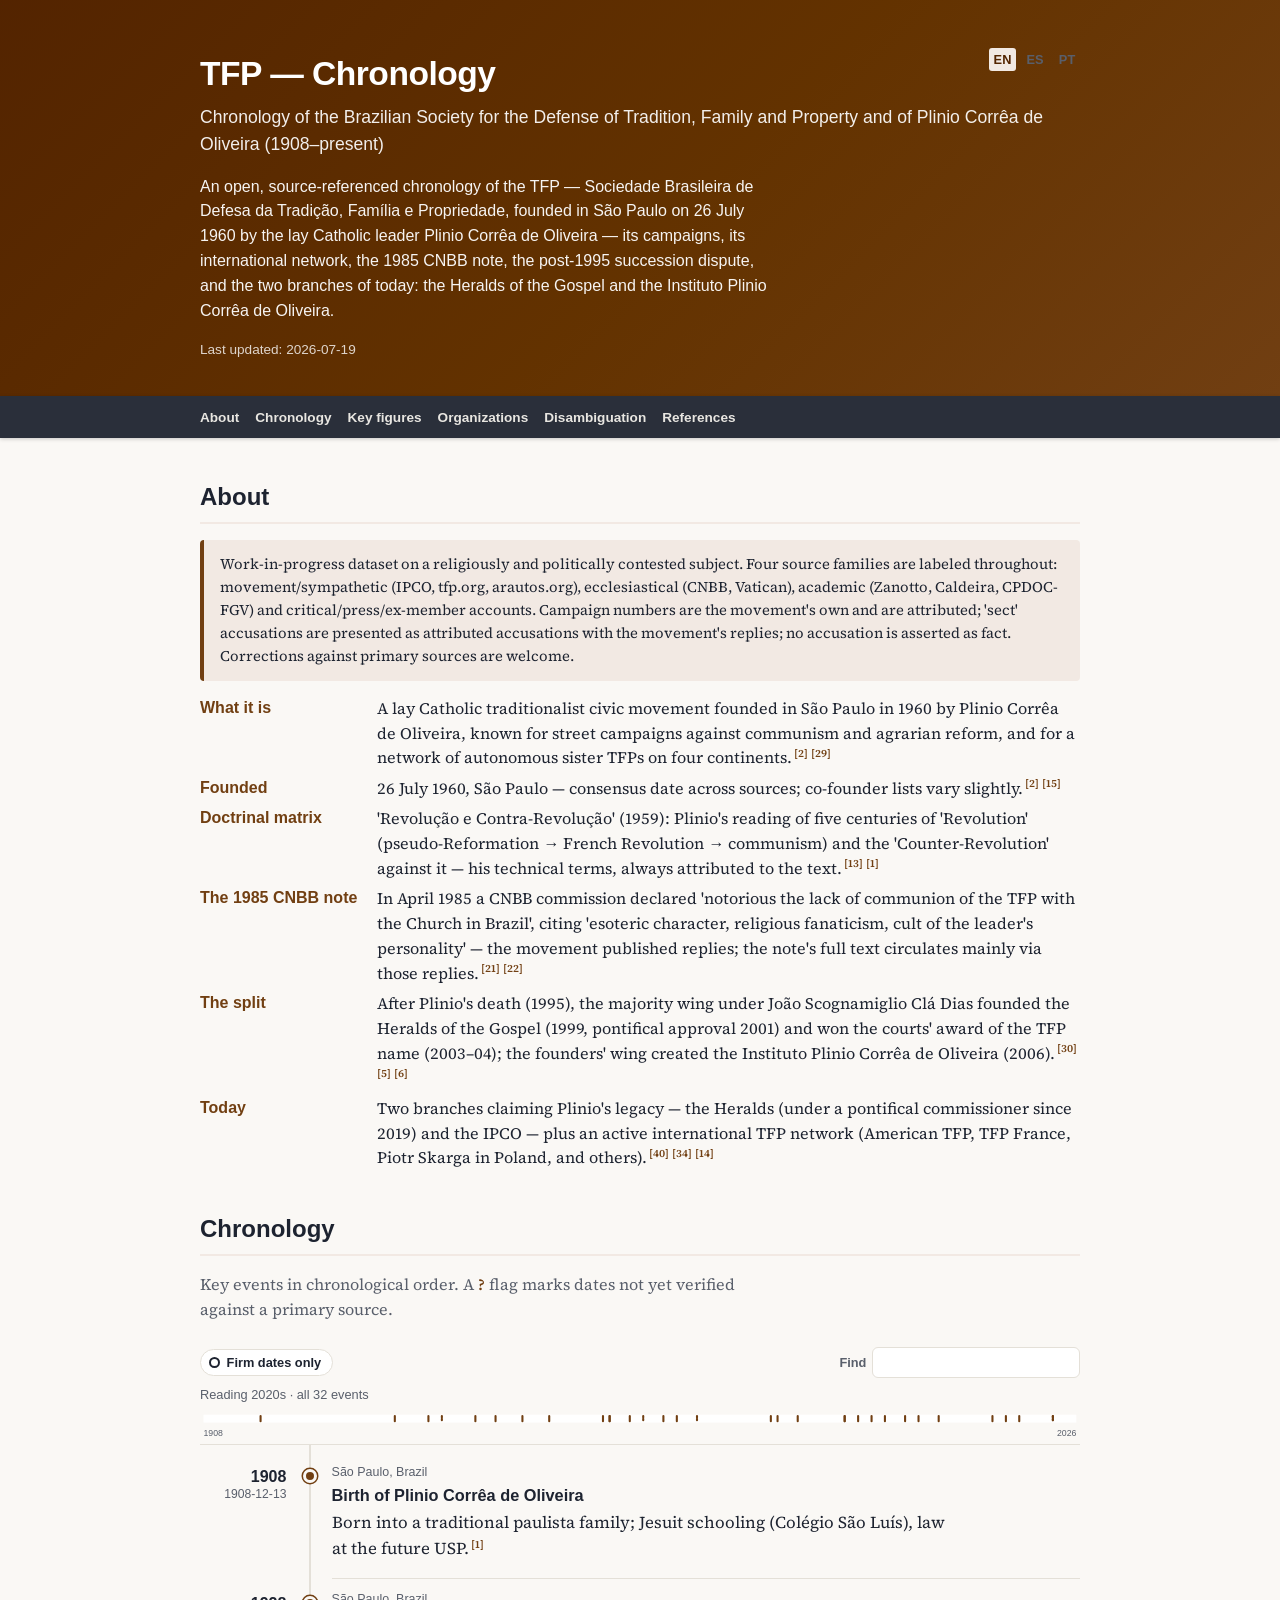
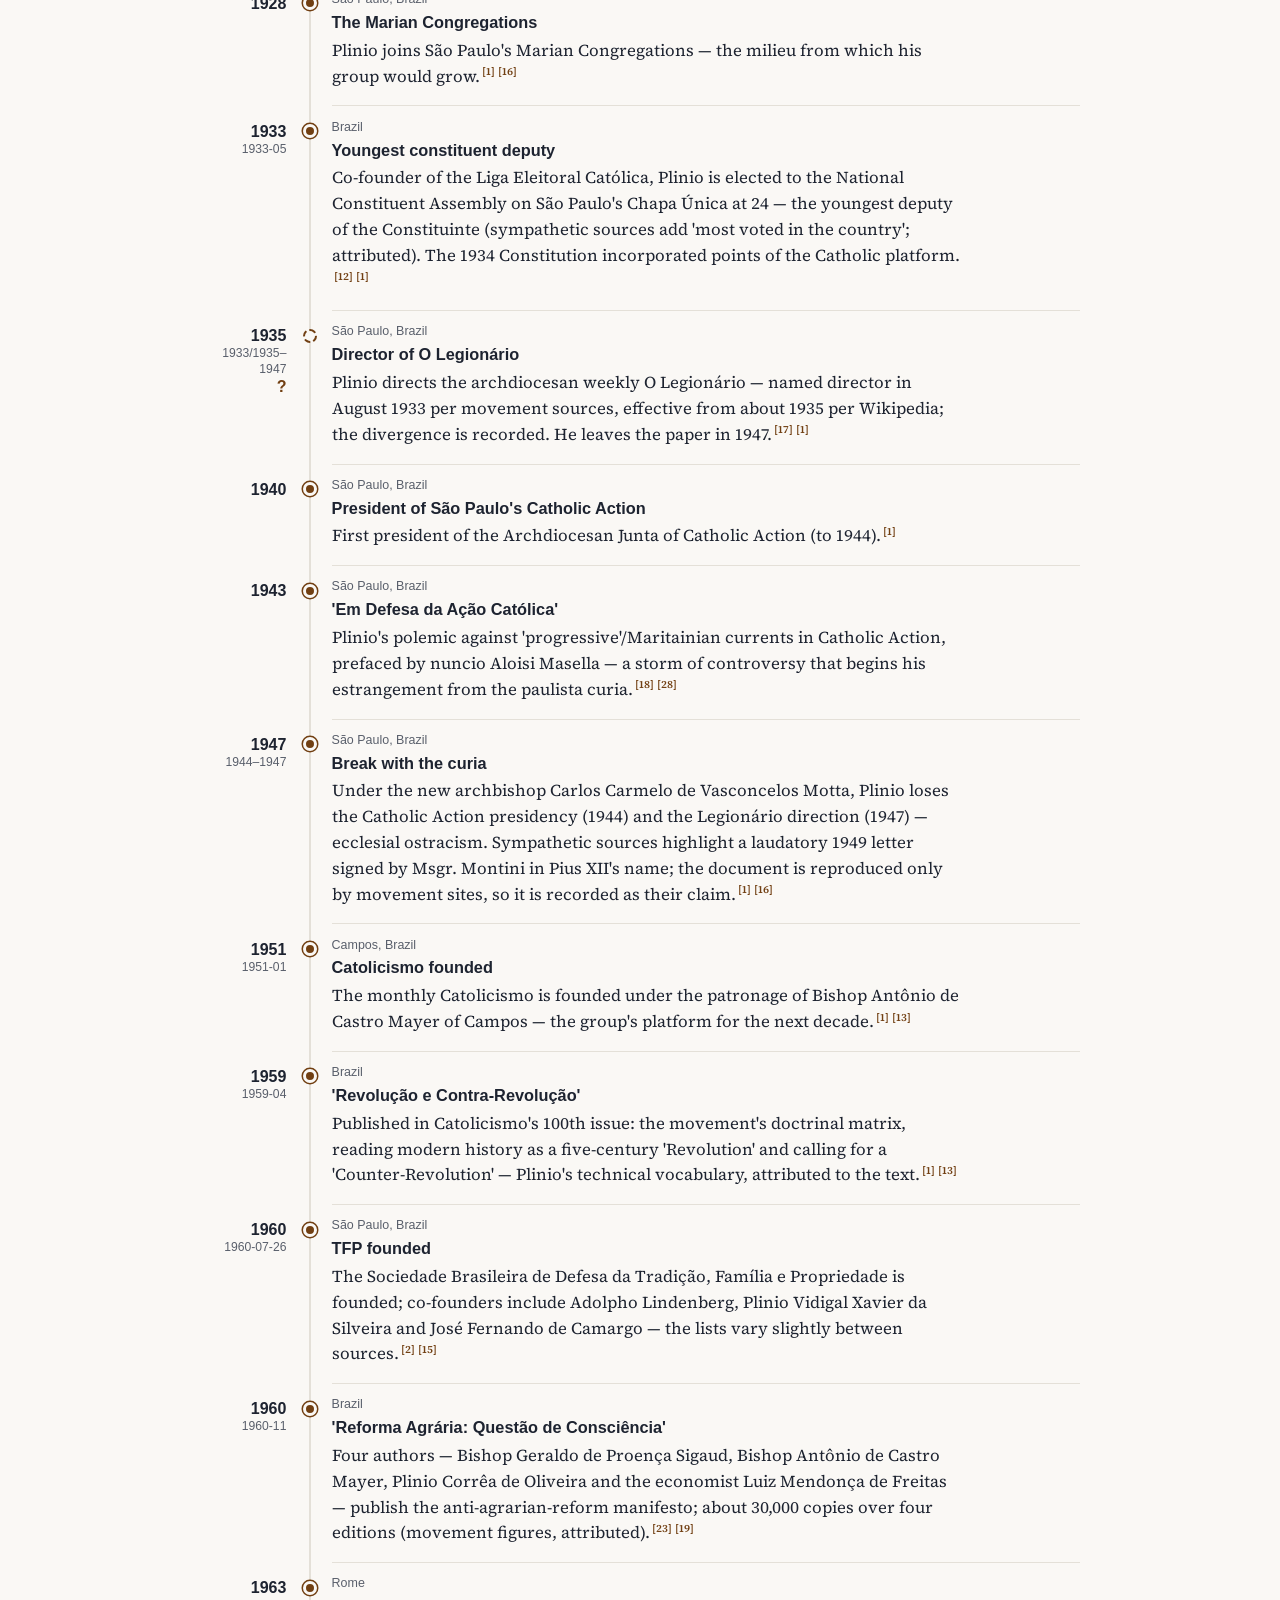
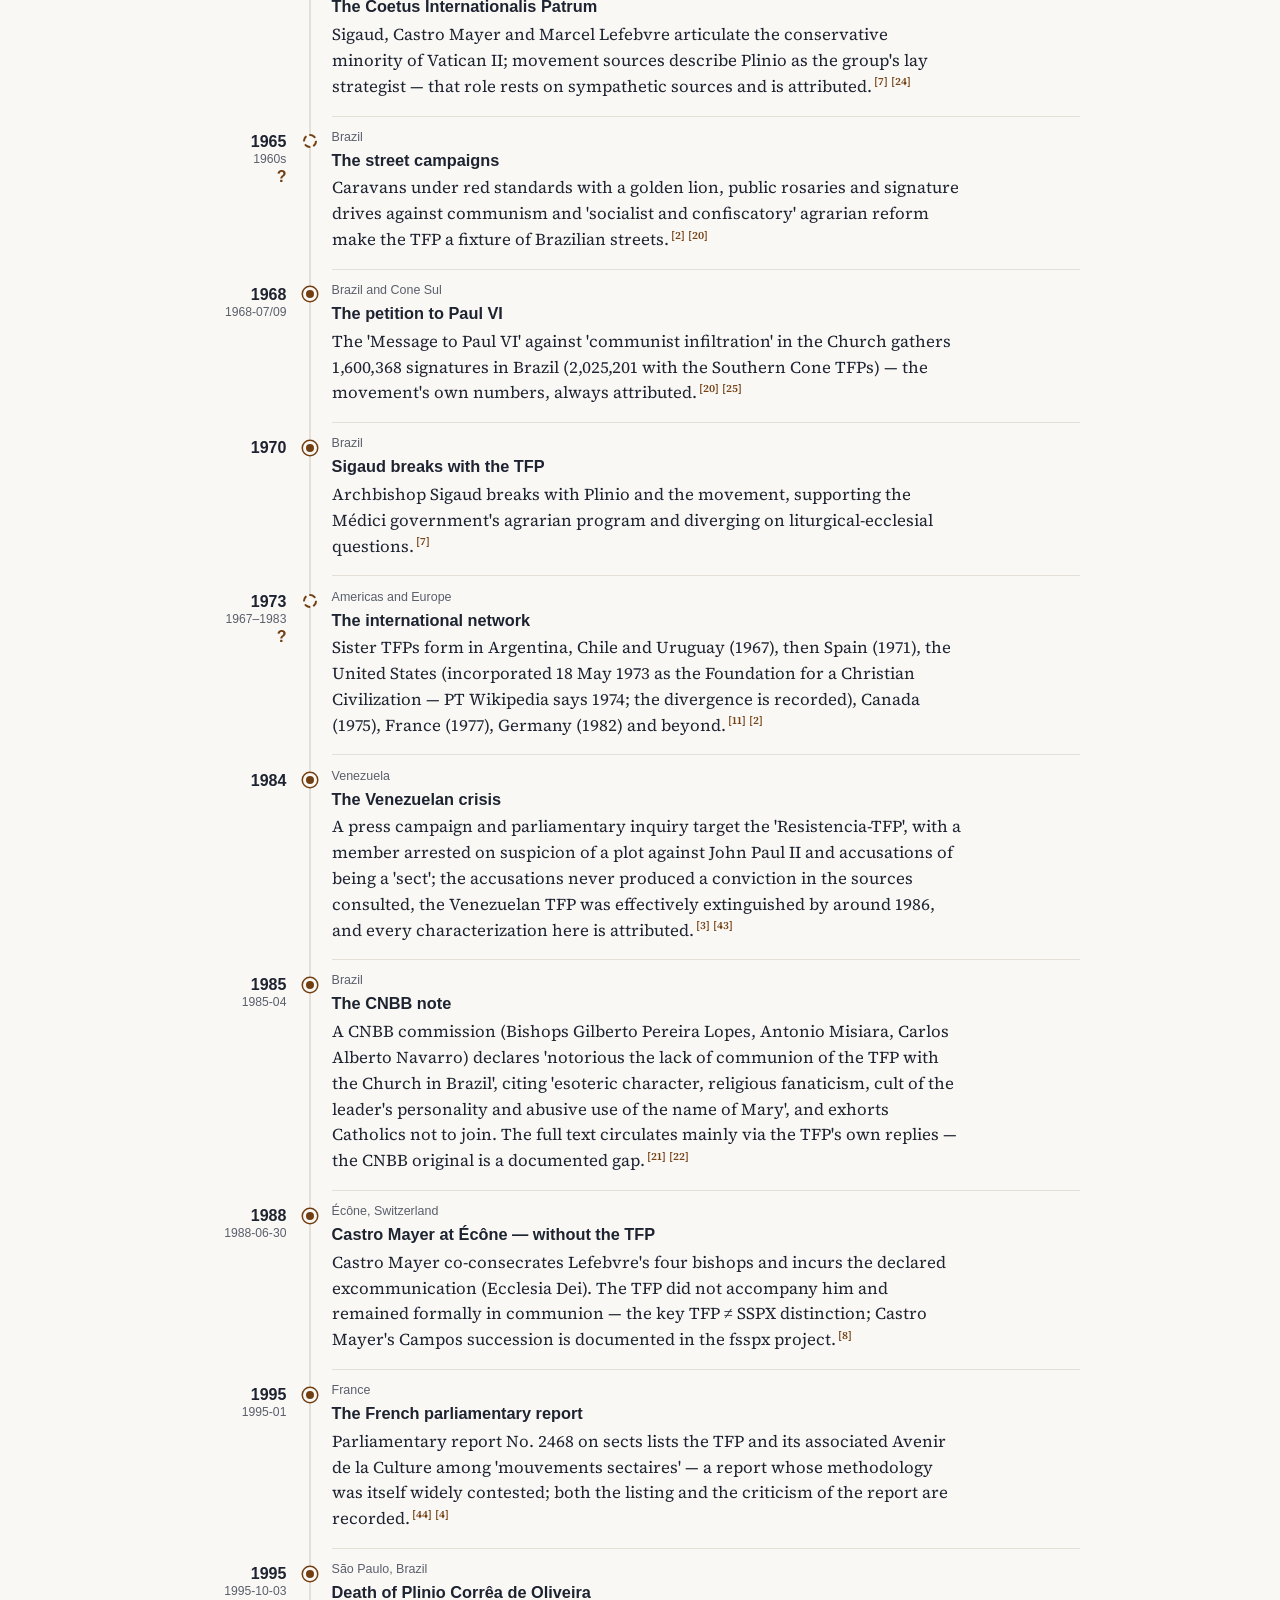
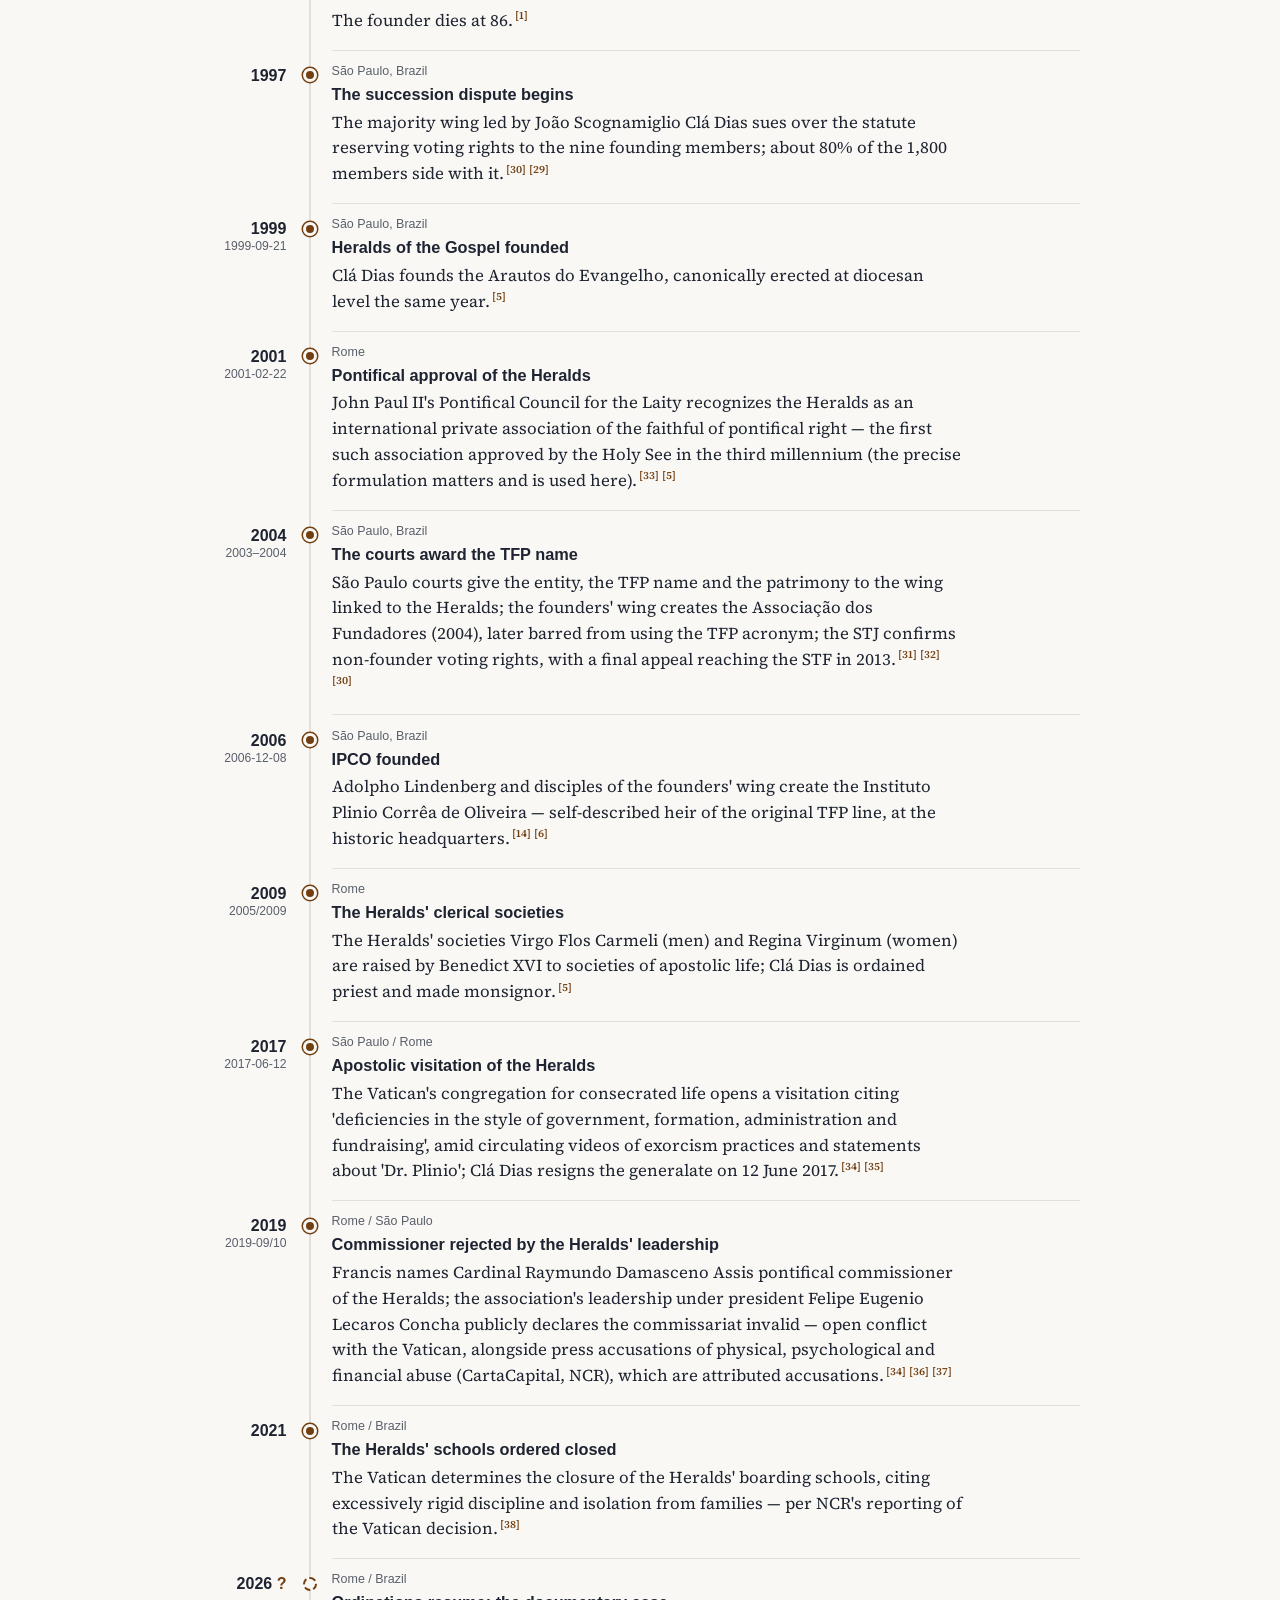
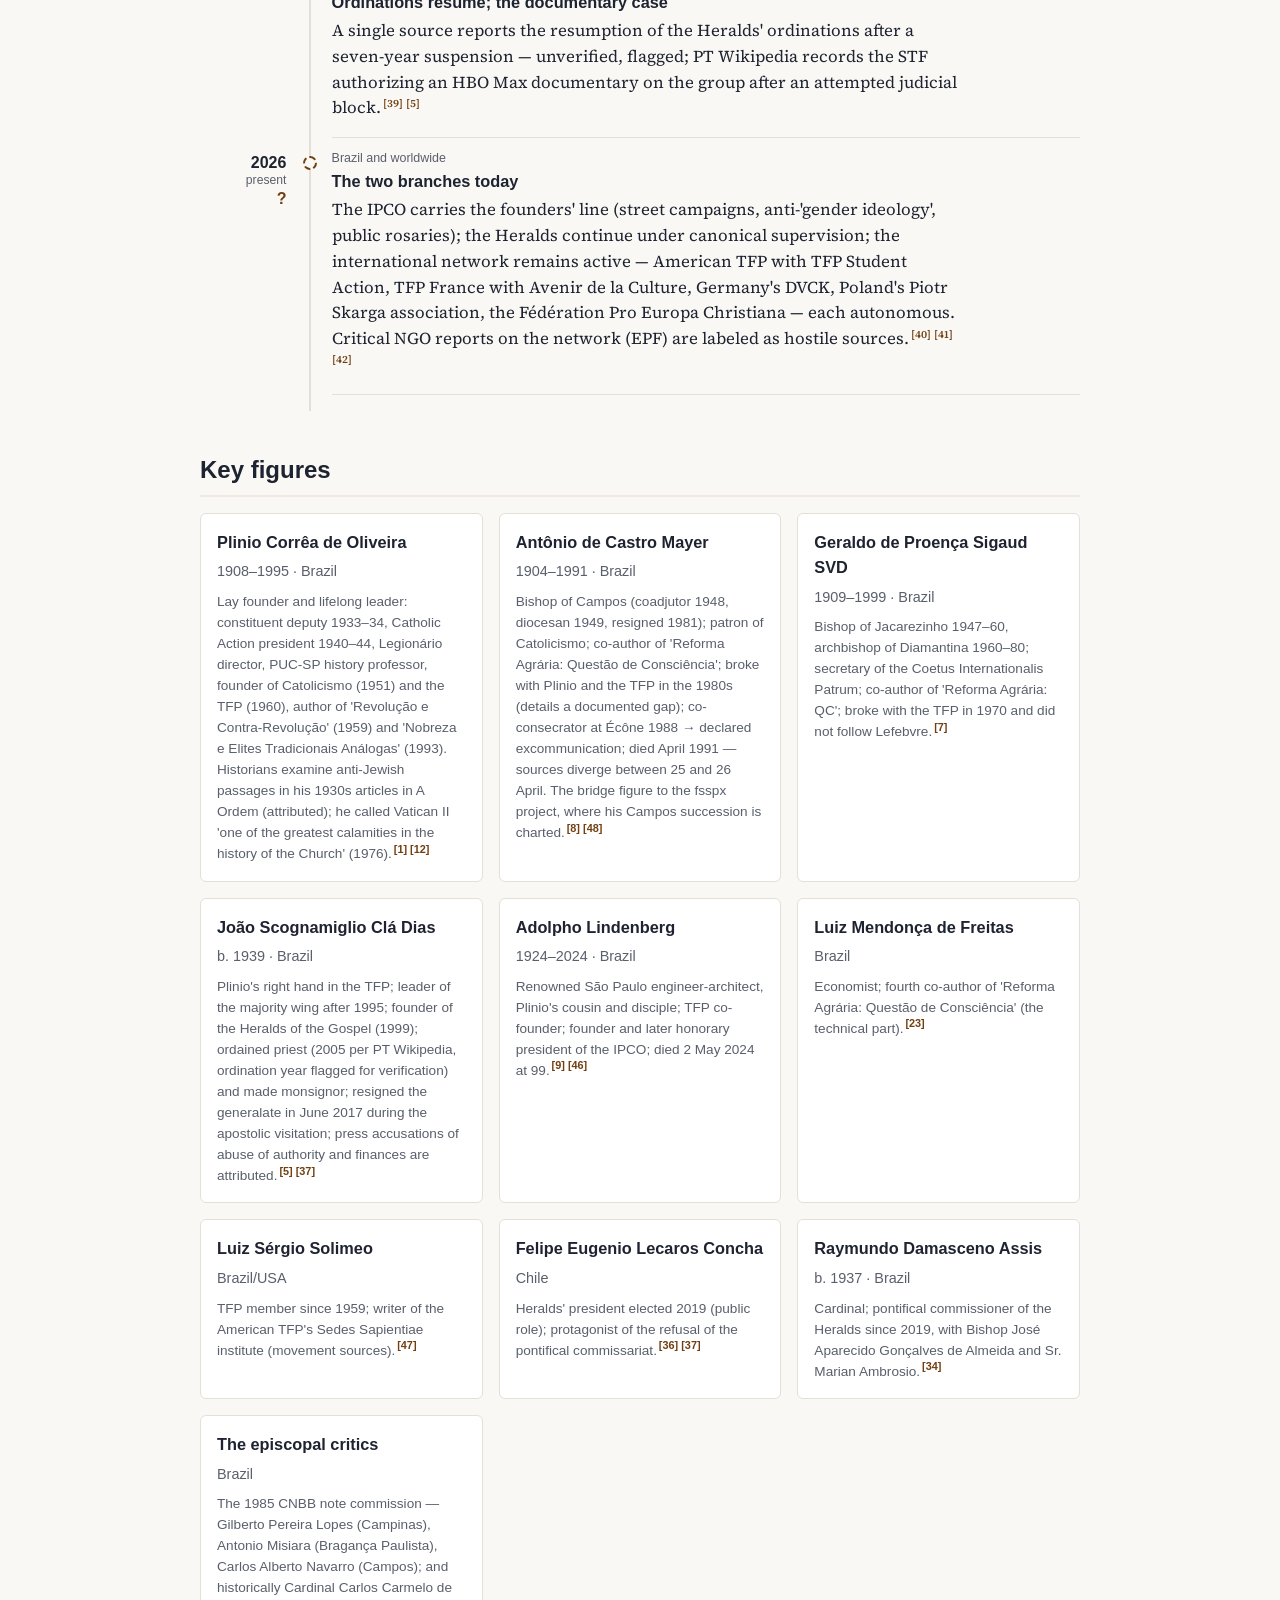
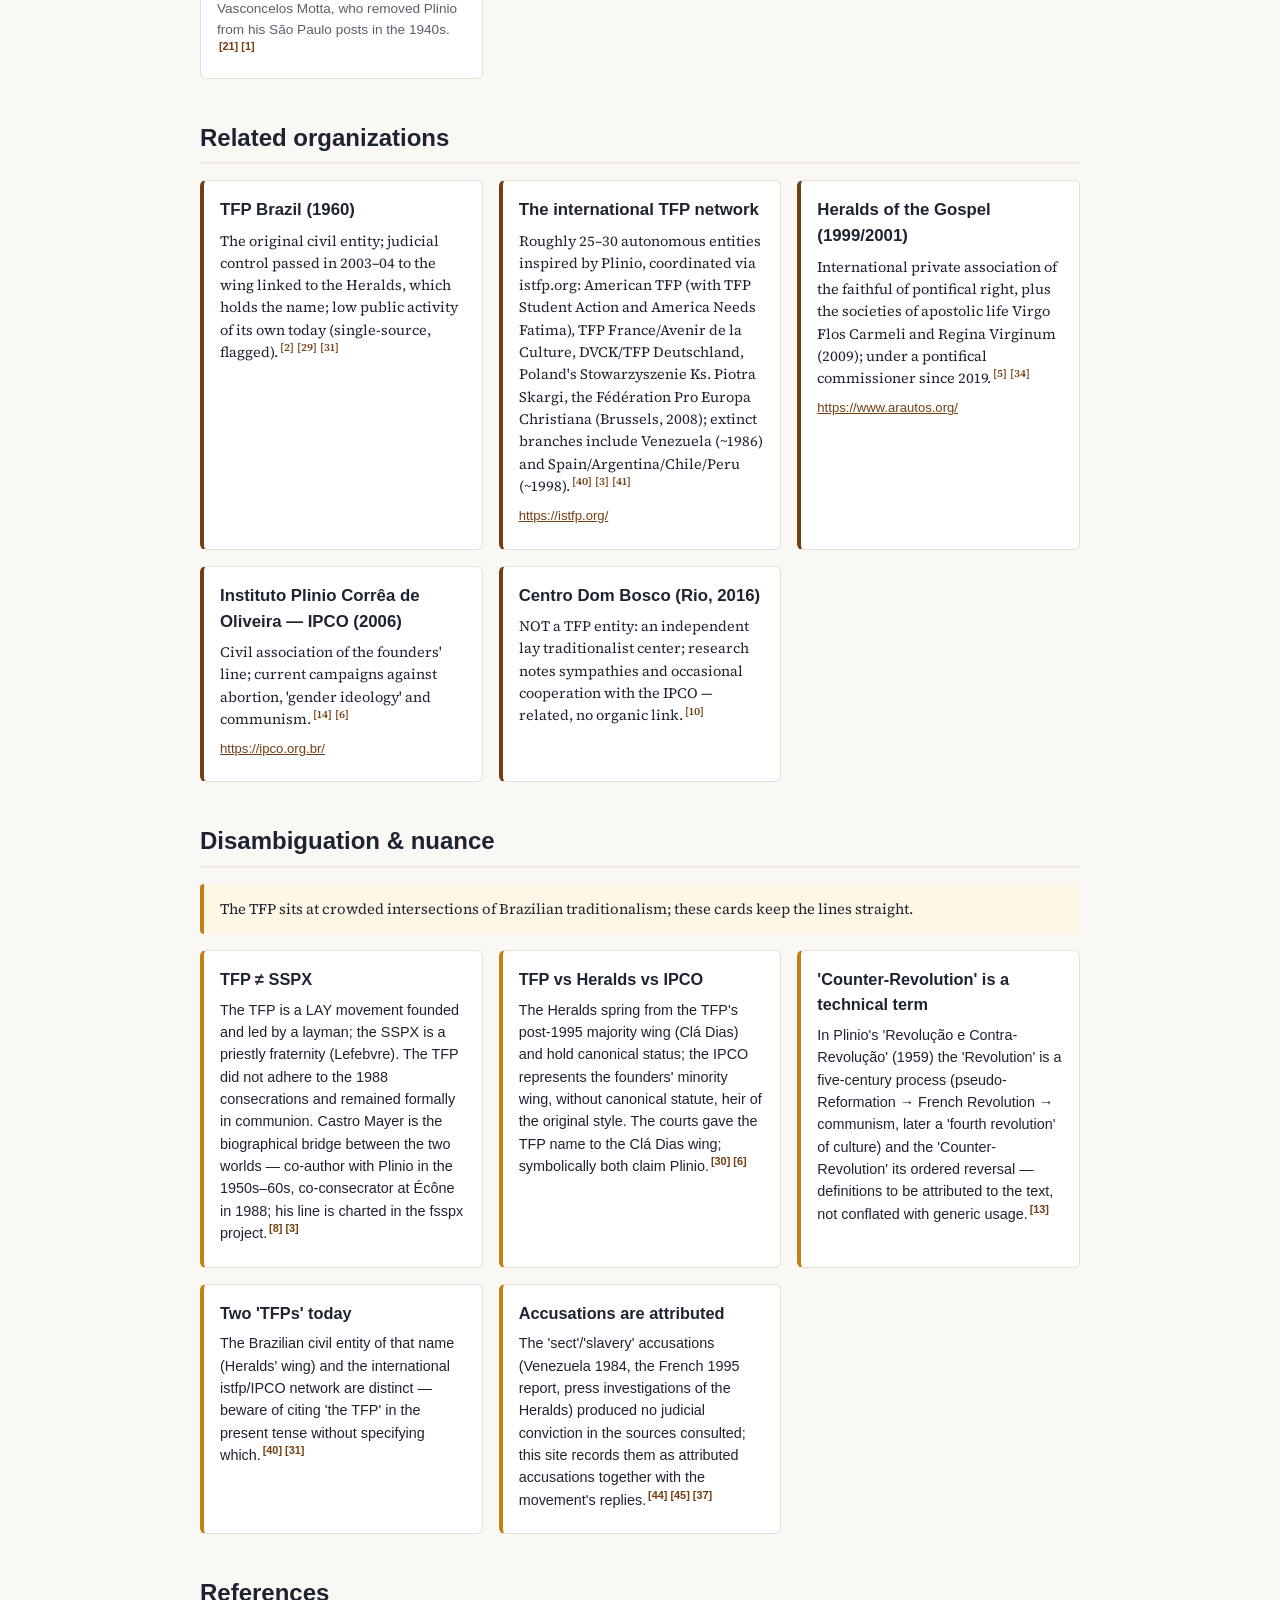
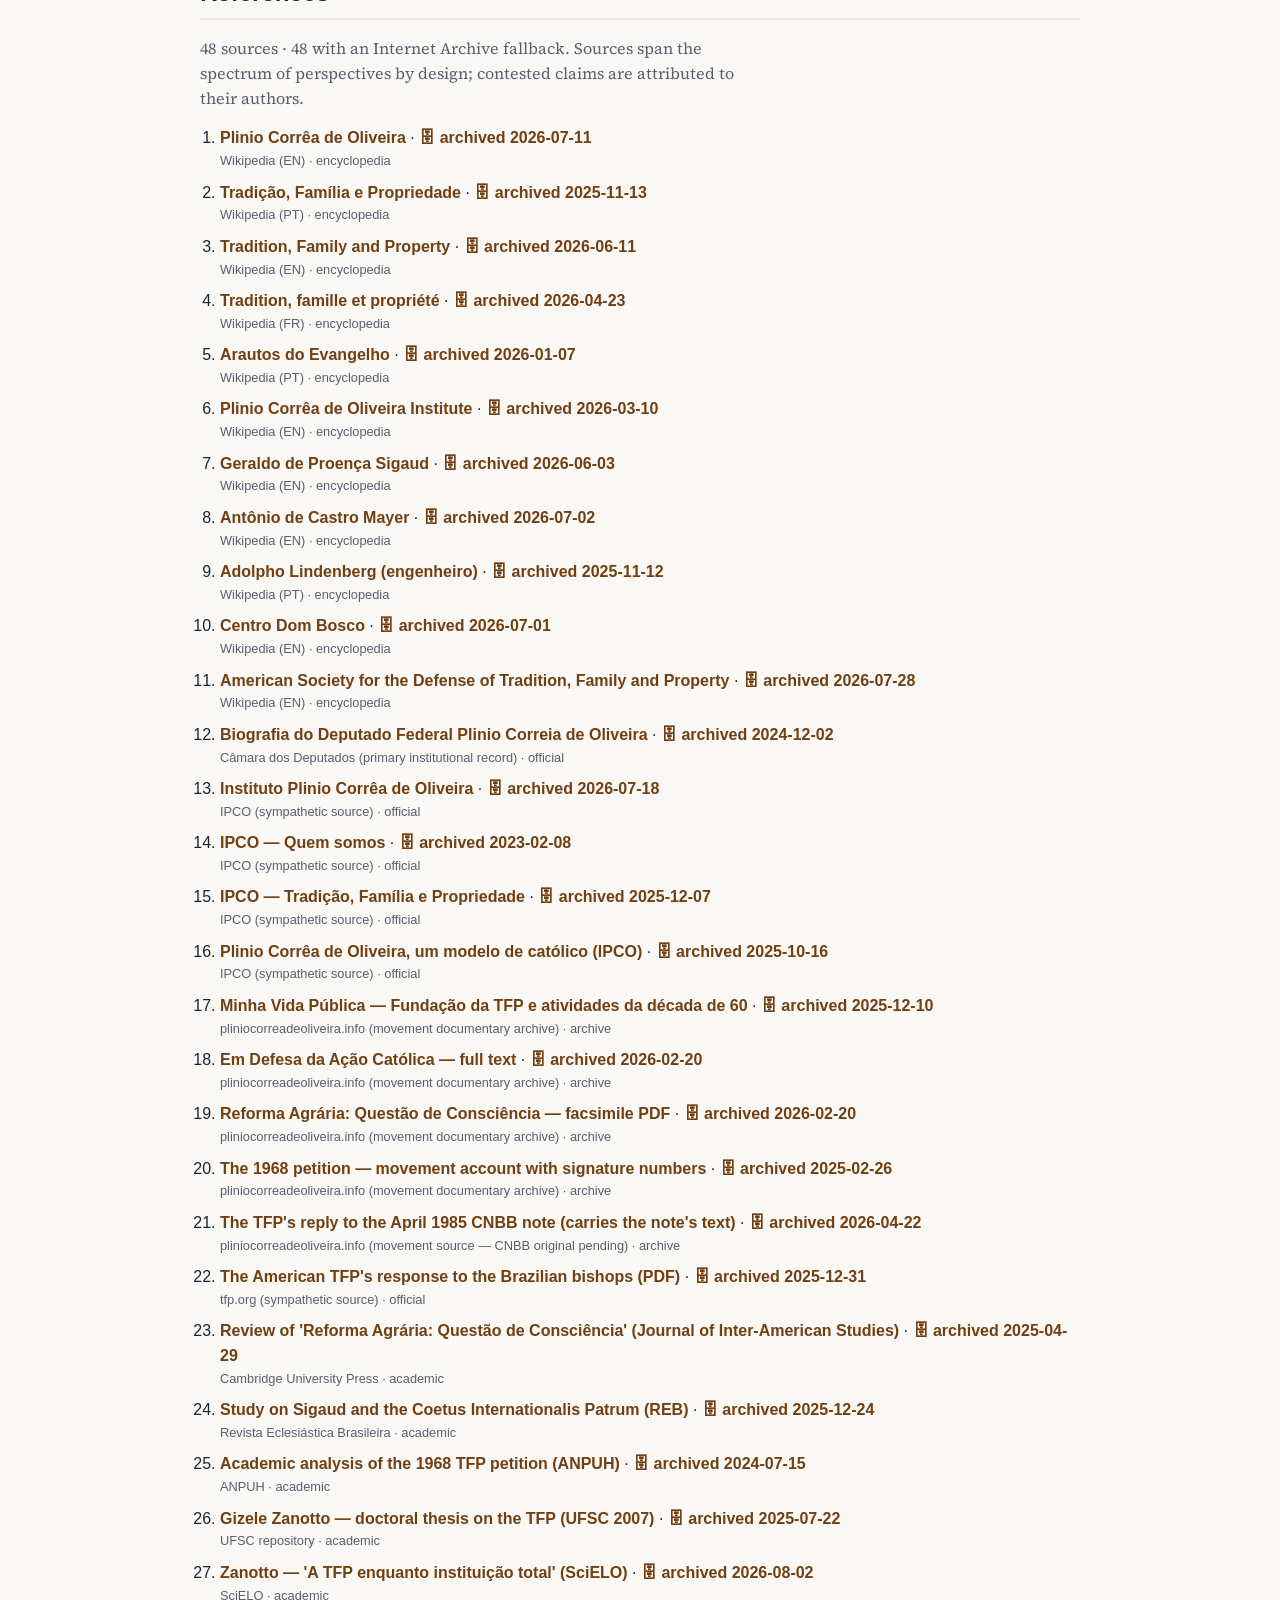
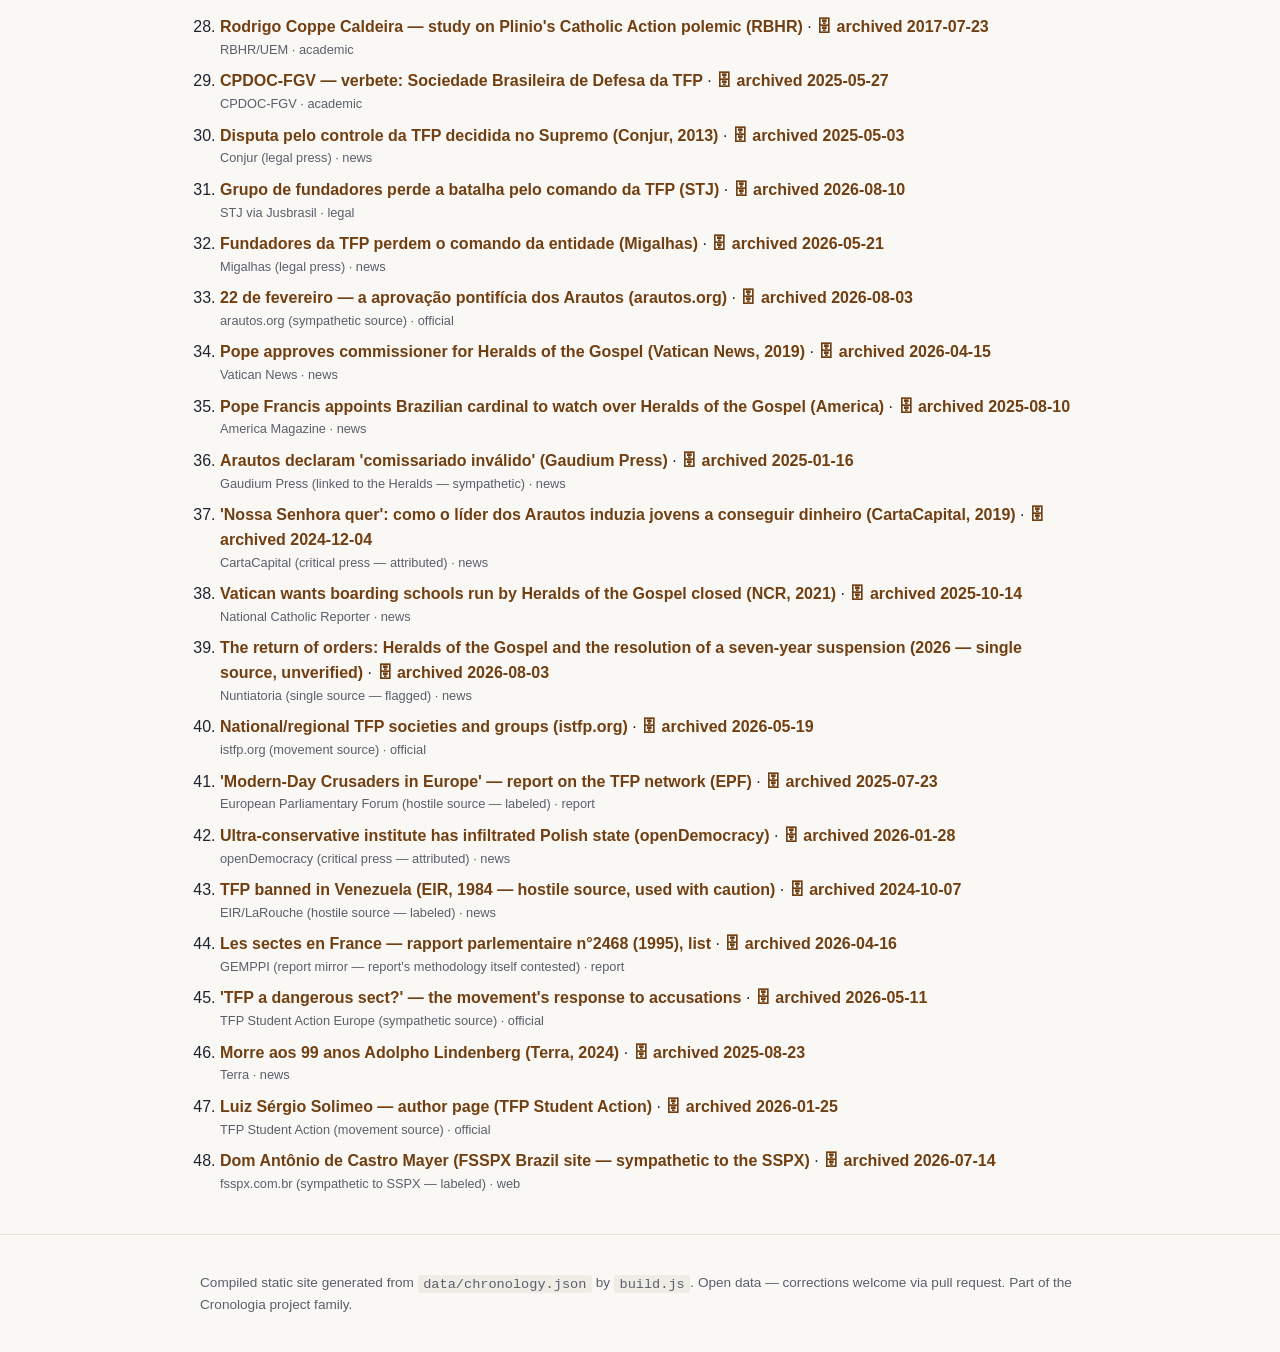
<file: docs/index.html>
<!DOCTYPE html>
<html lang="en">
<head>
  <meta charset="utf-8">
  <link rel="canonical" href="https://cronologia.github.io/tfp/en/">
  <link rel="alternate" hreflang="en" href="https://cronologia.github.io/tfp/en/">
  <link rel="alternate" hreflang="es" href="https://cronologia.github.io/tfp/es/">
  <link rel="alternate" hreflang="pt" href="https://cronologia.github.io/tfp/pt/">
  <link rel="alternate" hreflang="x-default" href="https://cronologia.github.io/tfp/en/">
  <script>
    (function () {
      var supported = ["en","es","pt"];
      var stored = null; try { stored = localStorage.getItem('lang'); } catch (e) {}
      var nav = (navigator.language || 'en').slice(0, 2).toLowerCase();
      var pick = supported.indexOf(stored) >= 0 ? stored : (supported.indexOf(nav) >= 0 ? nav : 'en');
      location.replace('./' + pick + '/');
    })();
  </script>
  <noscript><meta http-equiv="refresh" content="0; url=./en/"></noscript>
  <title>Cronologia</title>
</head>
<body><p>Redirecting… <a href="./en/">English</a> · <a href="./es/">Español</a> · <a href="./pt/">Português</a></p></body>
</html>
</file>
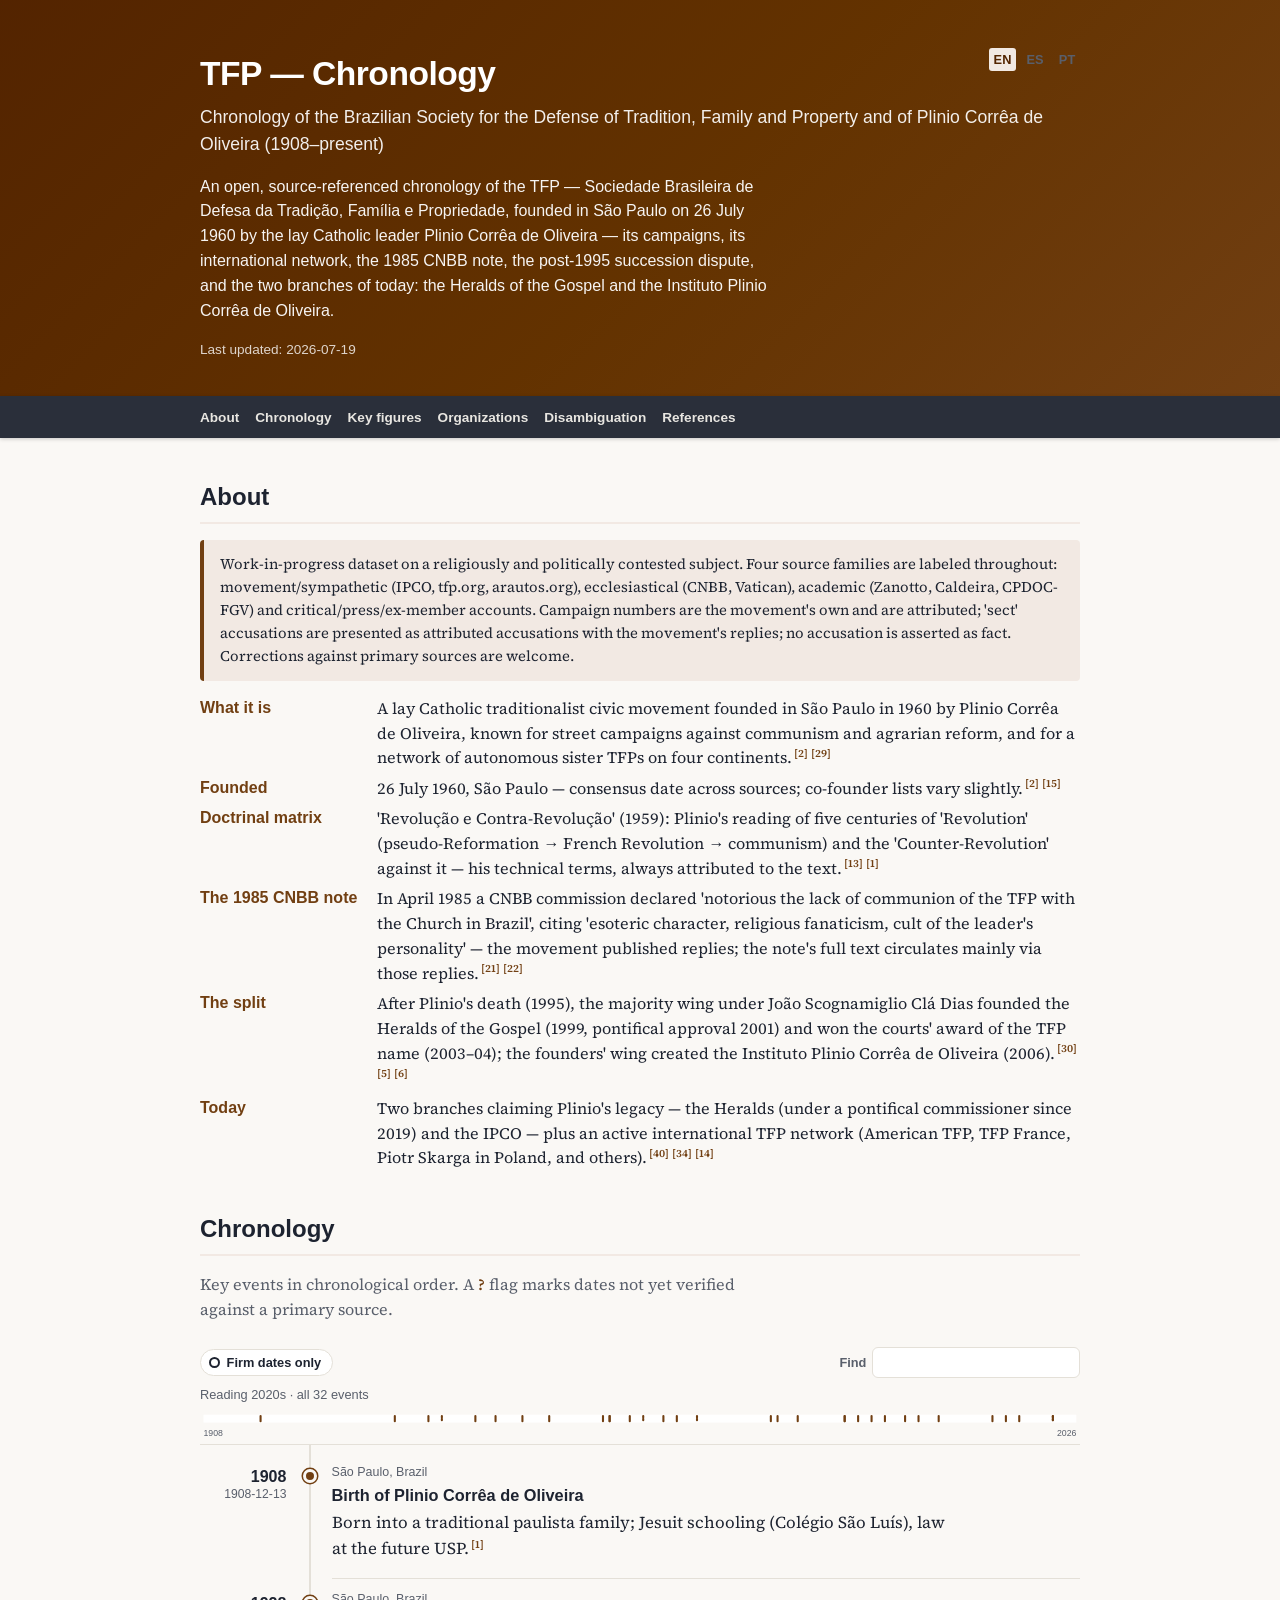
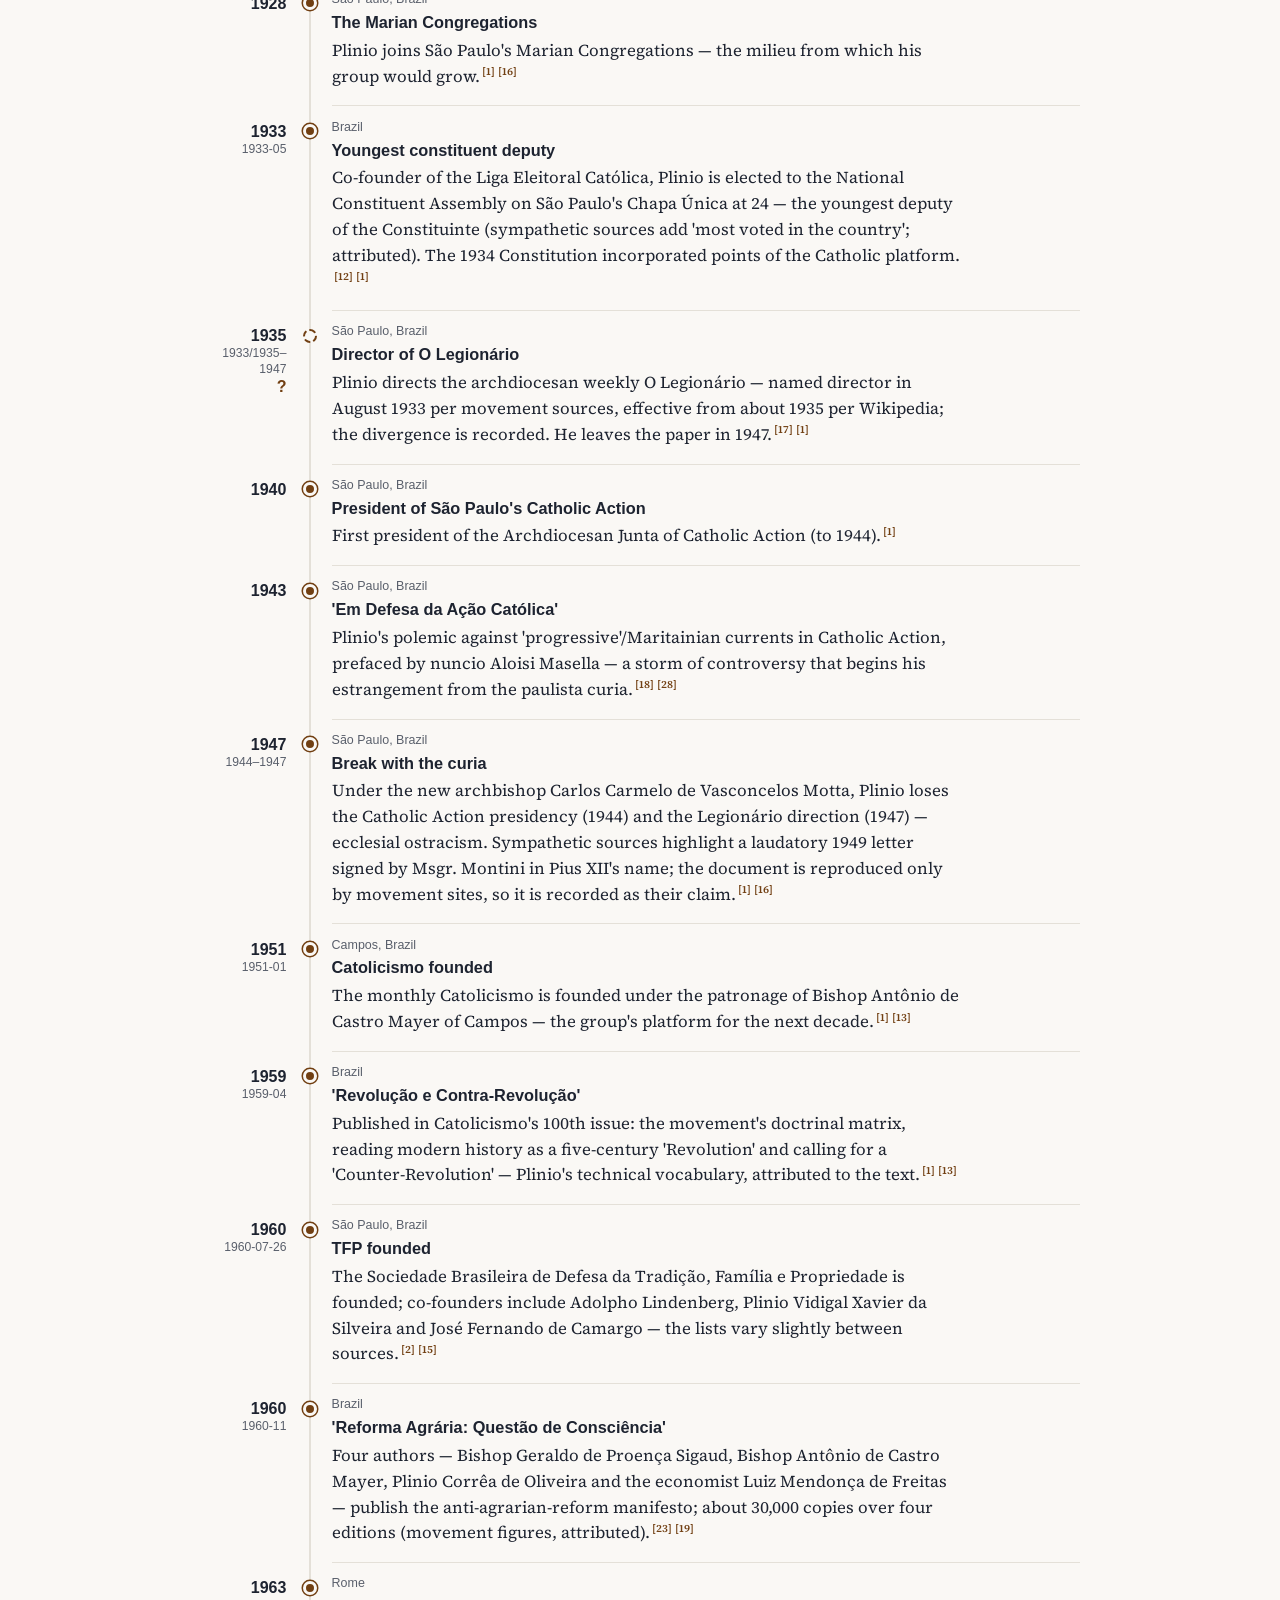
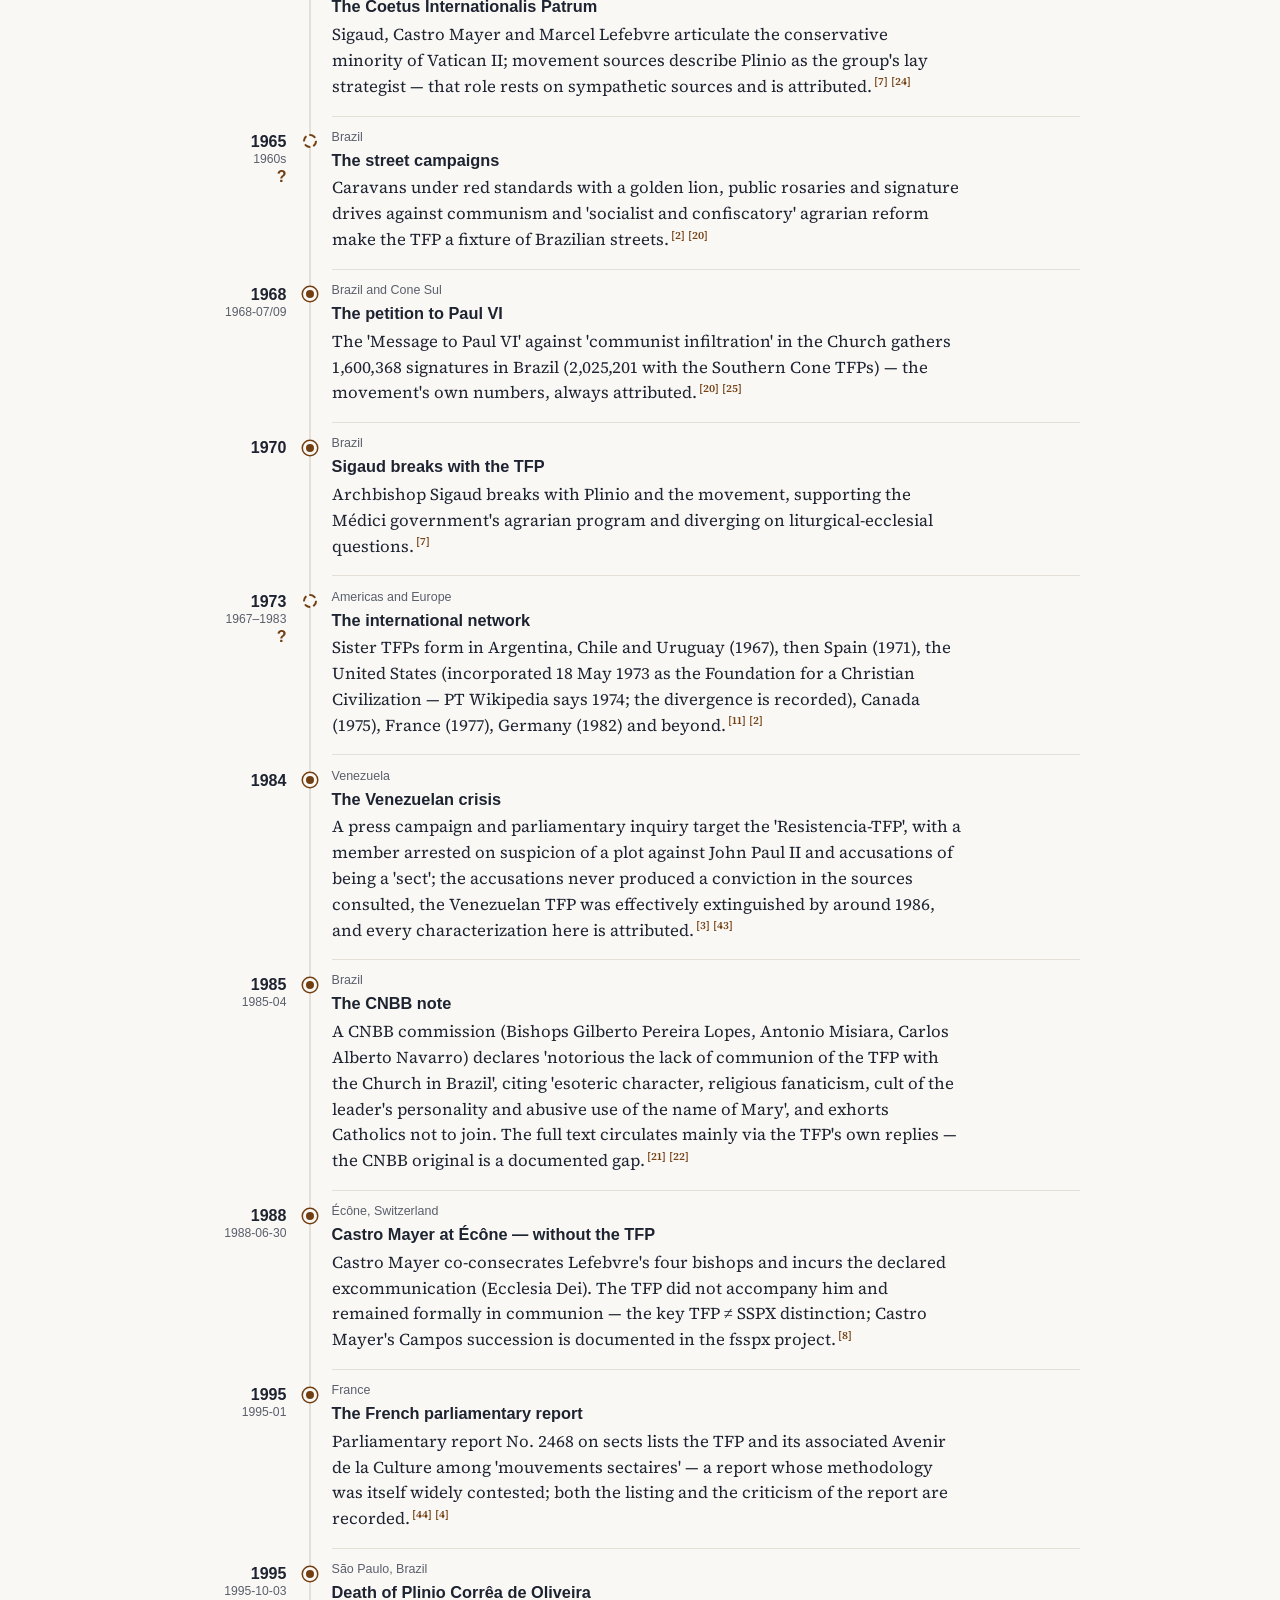
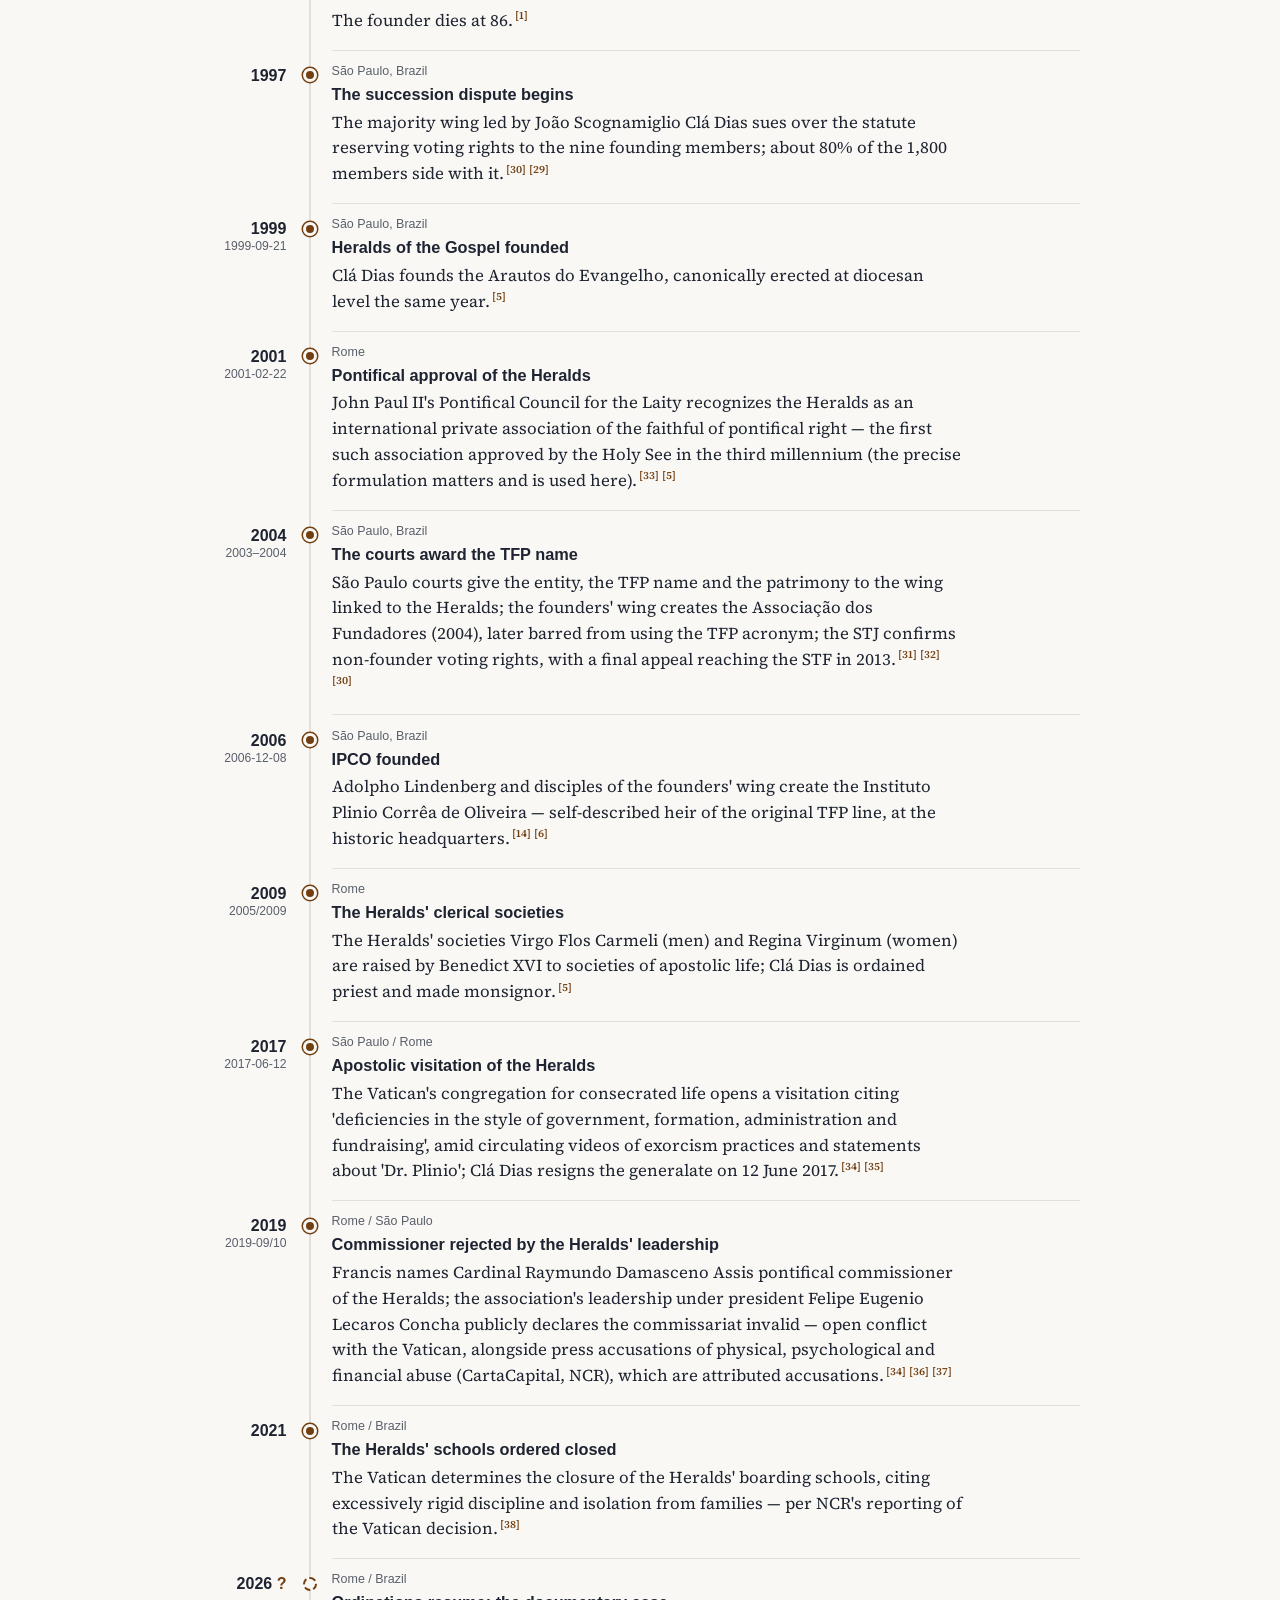
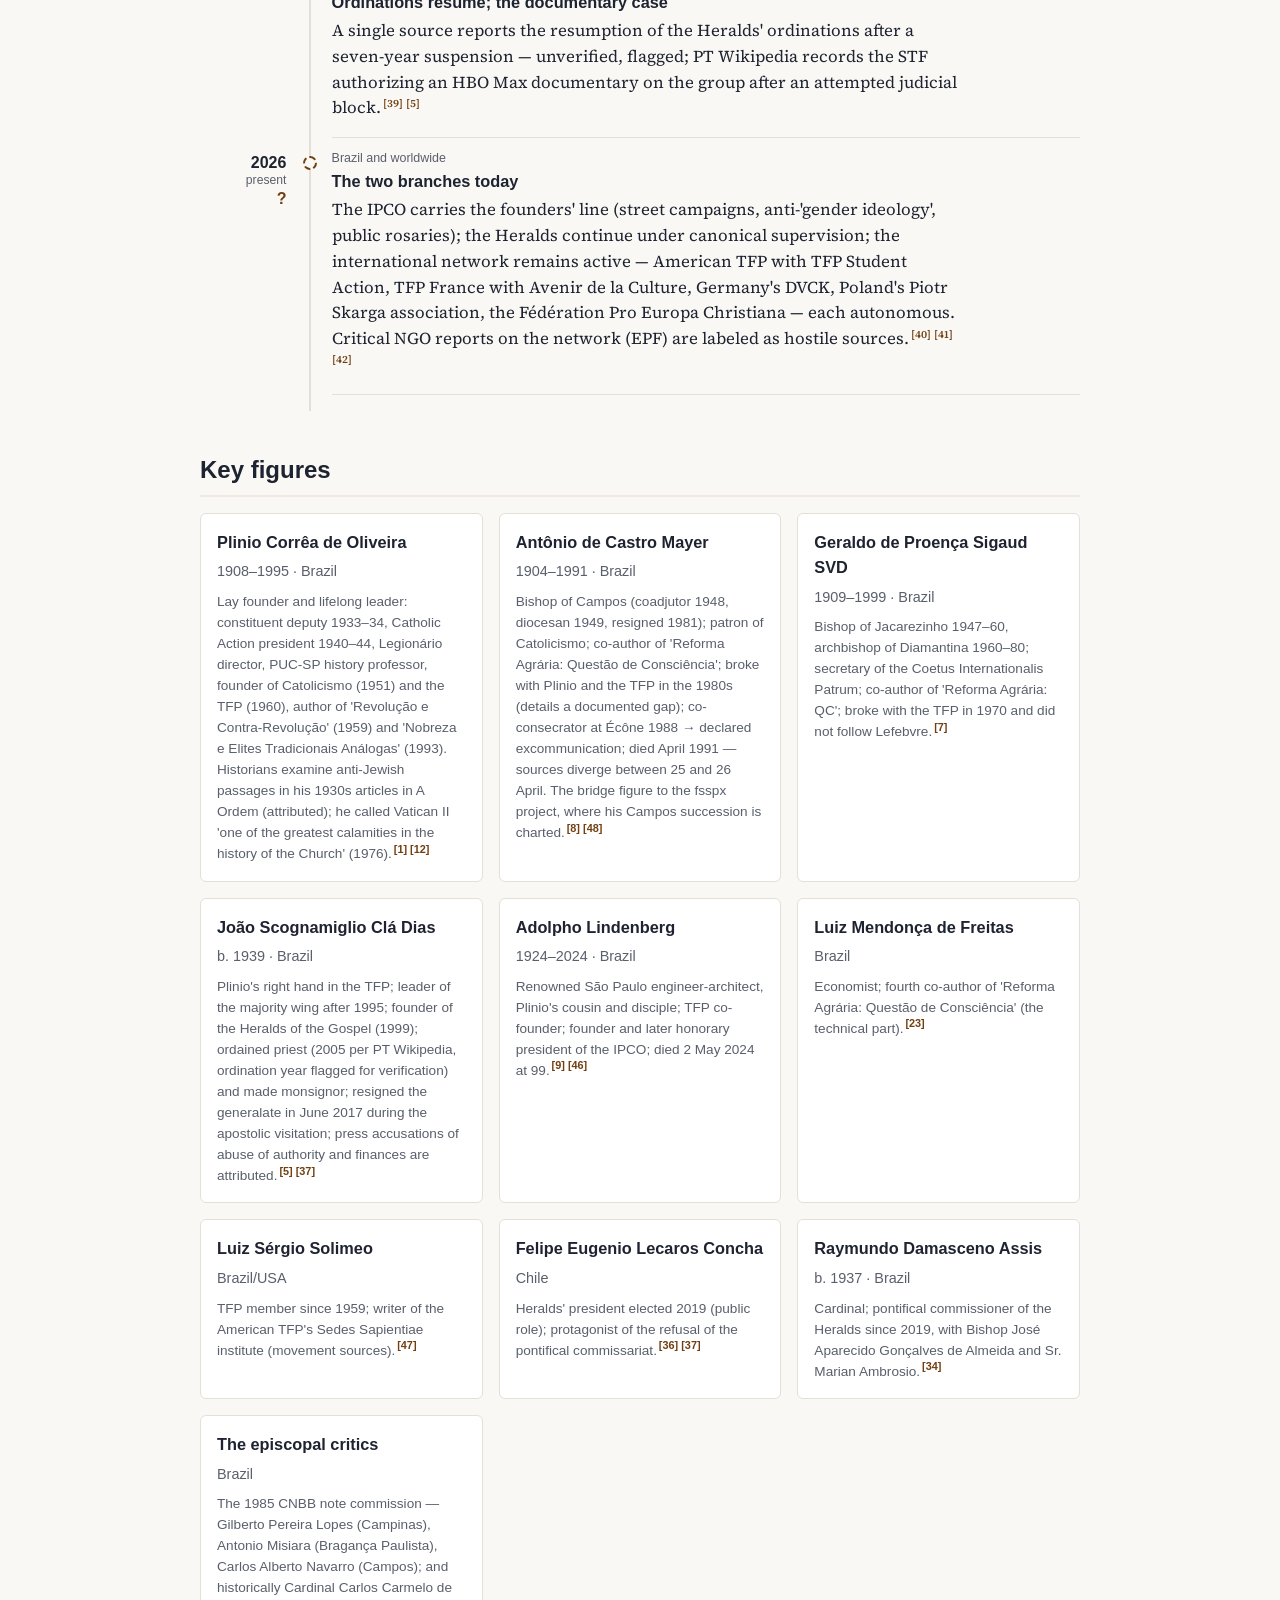
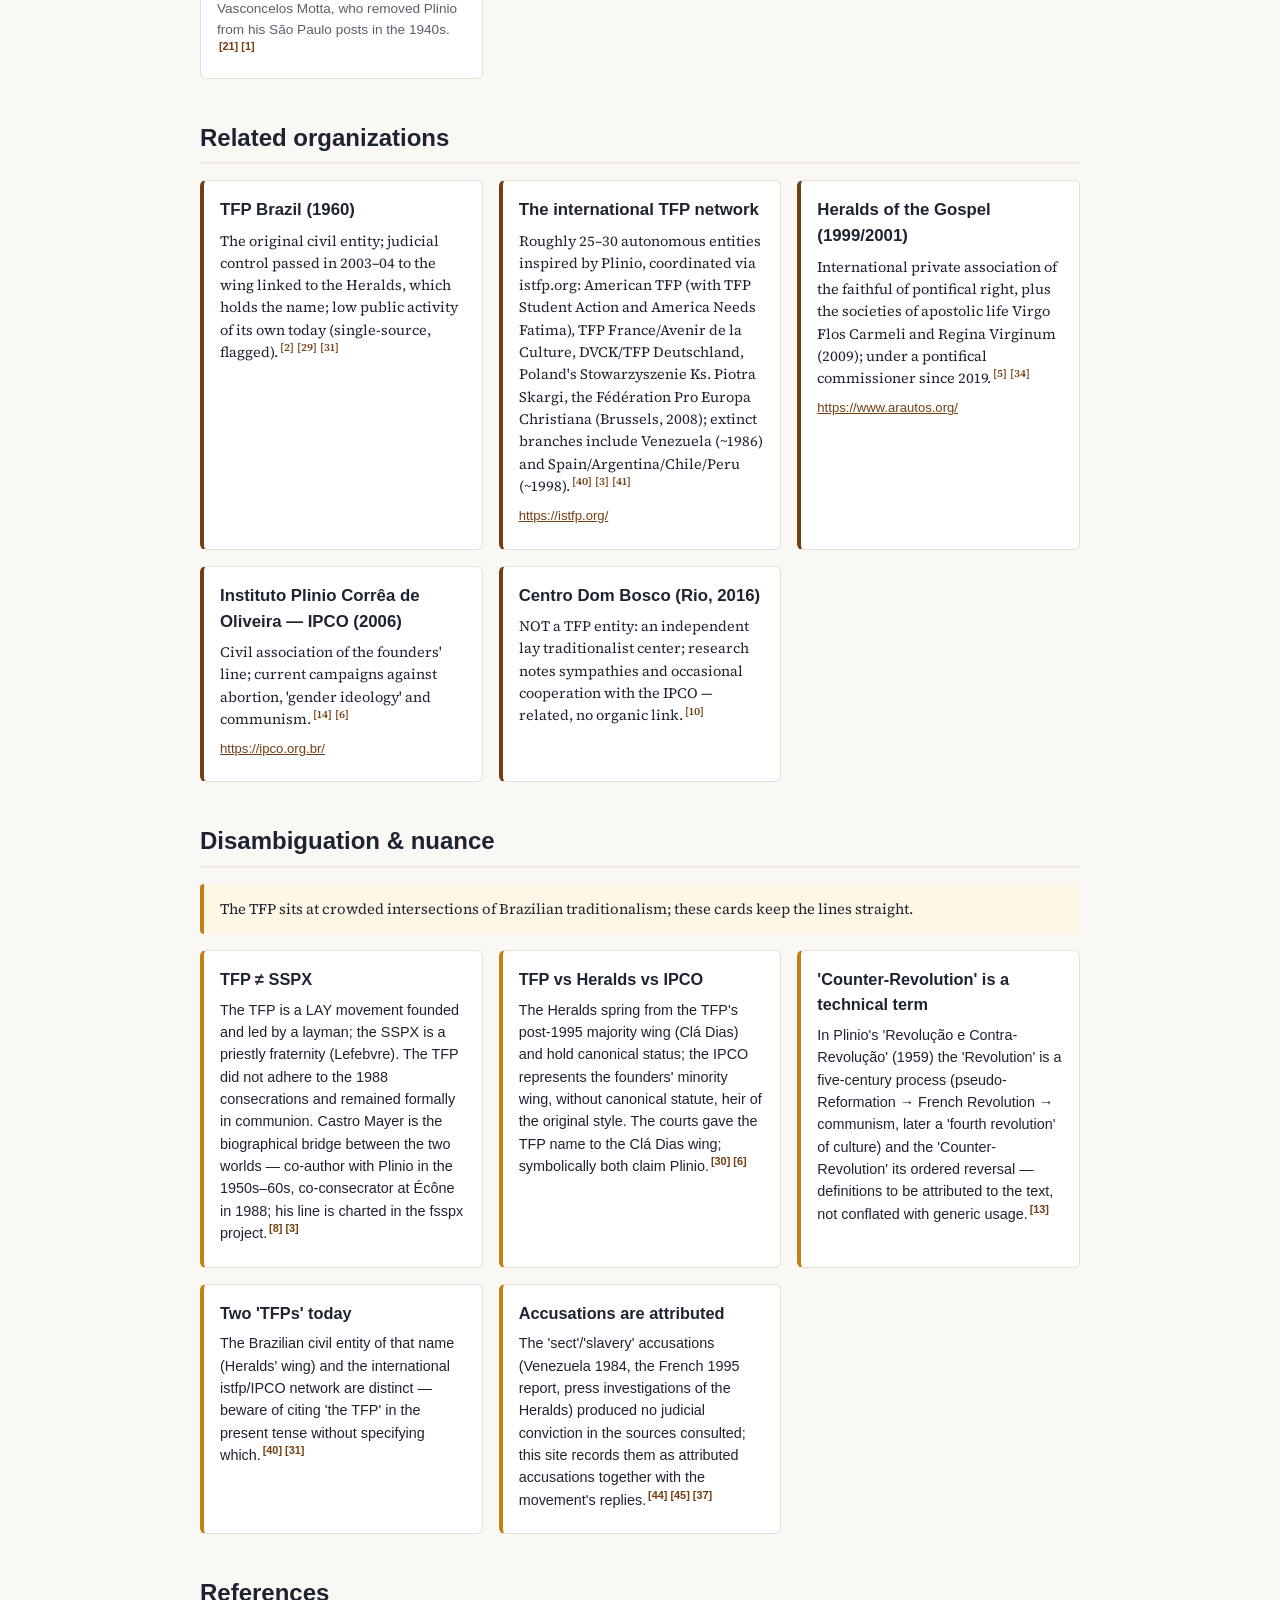
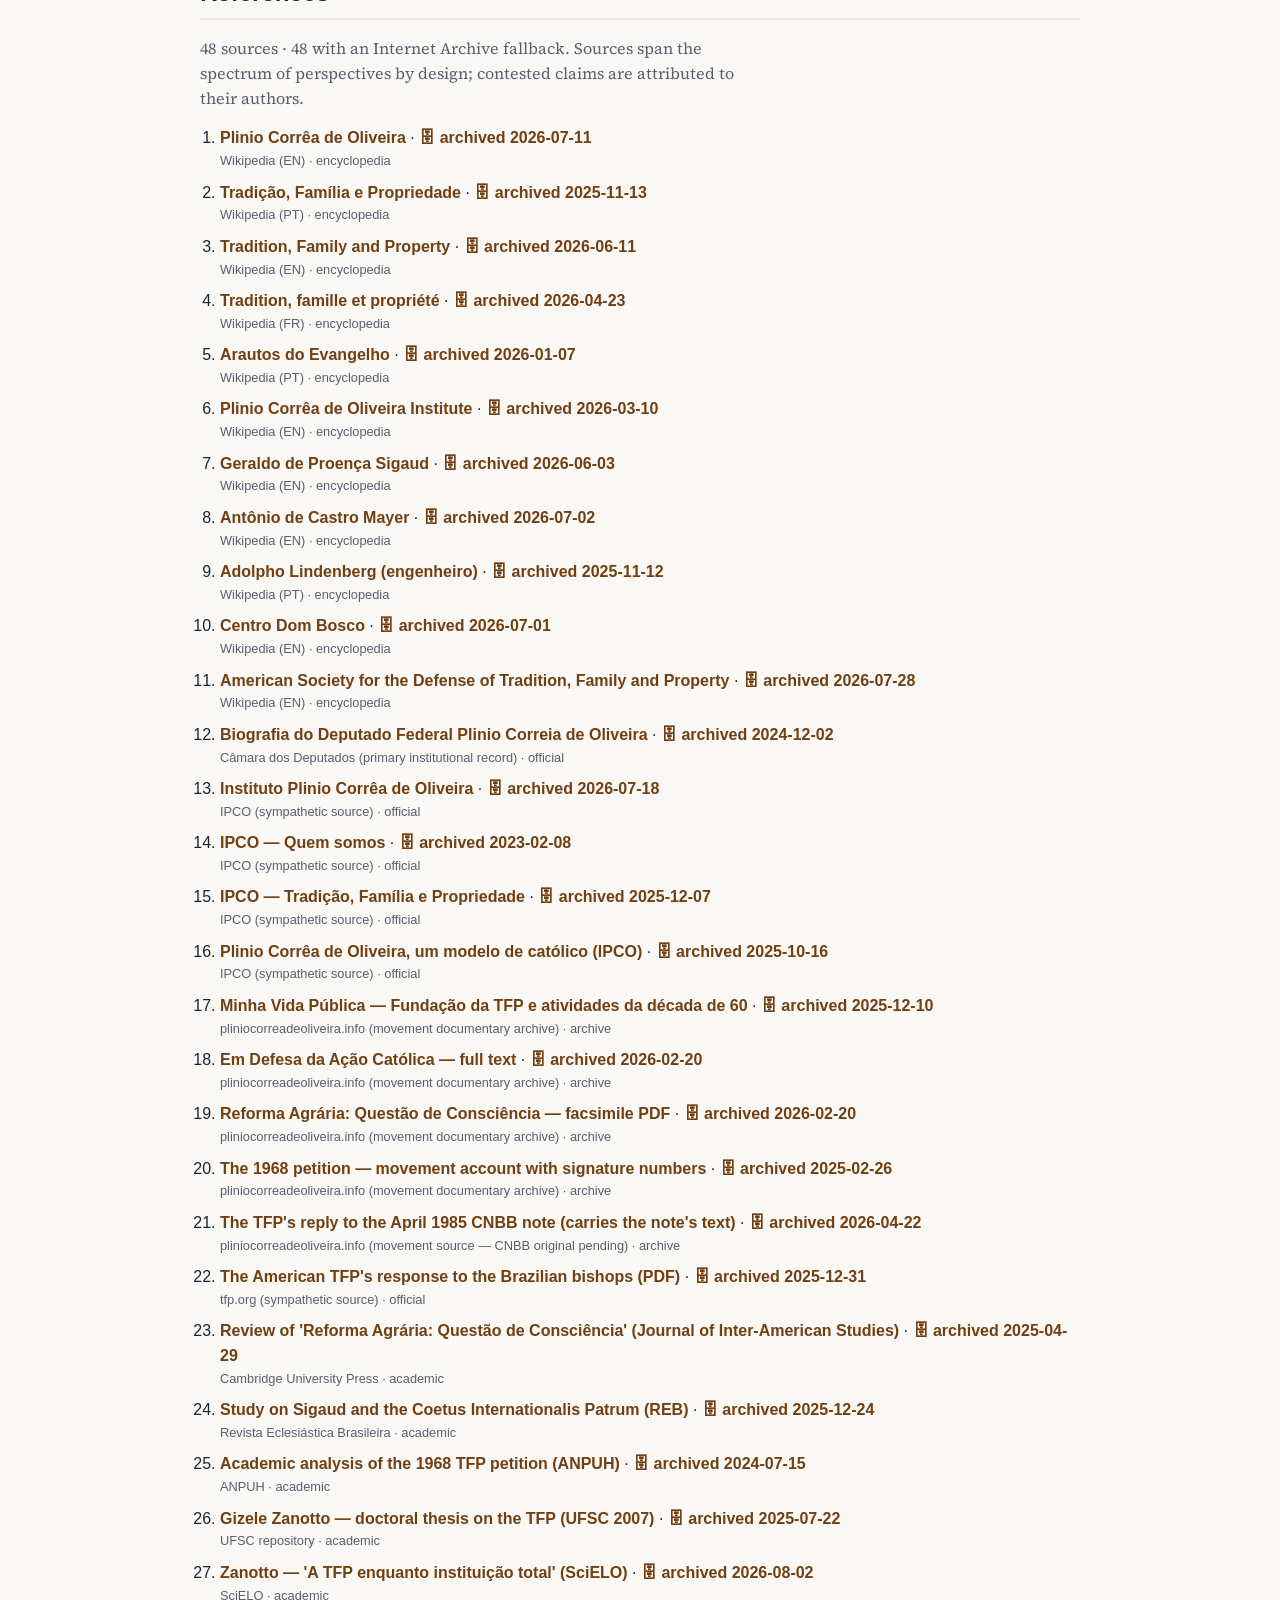
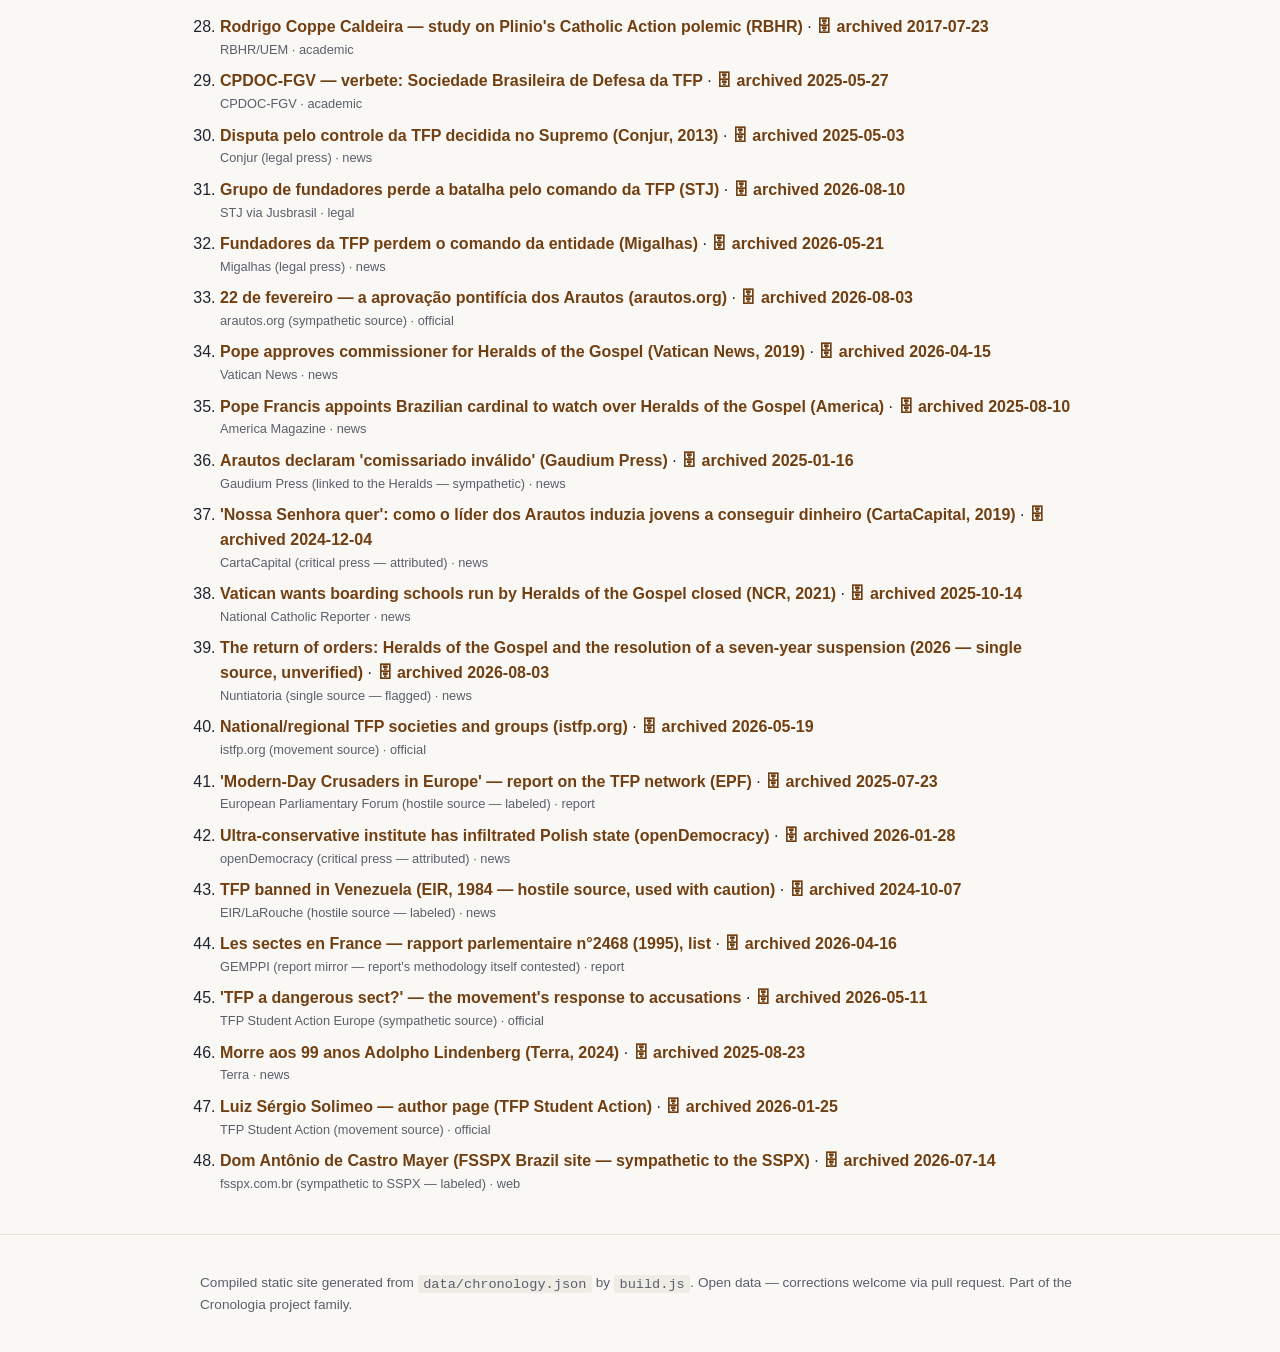
<file: docs/en/index.html>
<!DOCTYPE html>
<html lang="en">
<head>
  <meta charset="utf-8">
  <meta name="viewport" content="width=device-width, initial-scale=1">
  <title>TFP — Chronology</title>
  <meta name="description" content="An open, source-referenced chronology of the TFP — Sociedade Brasileira de Defesa da Tradição, Família e Propriedade, founded in São Paulo on 26 July 1960 by the lay Catholic leader Plinio Corrêa de Oliveira — its campaigns, its international network, the 1985 CNBB note, the post-1995 succession dispute, and the two branches of today: the Heralds of the Gospel and the Instituto Plinio Corrêa de Oliveira.">
  <!-- Google tag (gtag.js) -->
  <script async src="https://www.googletagmanager.com/gtag/js?id=G-R9LV1QZHVE"></script>
  <script>
    window.dataLayer = window.dataLayer || [];
    function gtag(){dataLayer.push(arguments);}
    gtag('js', new Date());
    gtag('config', 'G-R9LV1QZHVE');
  </script>
  <link rel="stylesheet" href="../styles.css">
  <script src="../river.js" defer></script>
  <script src="../cite.js" defer data-label="Reference" data-all="All references"></script>
  <link rel="canonical" href="https://cronologia.github.io/tfp/en/">
  <link rel="alternate" hreflang="en" href="https://cronologia.github.io/tfp/en/">
  <link rel="alternate" hreflang="es" href="https://cronologia.github.io/tfp/es/">
  <link rel="alternate" hreflang="pt" href="https://cronologia.github.io/tfp/pt/">
  <link rel="alternate" hreflang="x-default" href="https://cronologia.github.io/tfp/">
  <meta property="og:type" content="website">
  <meta property="og:site_name" content="TFP — Chronology">
  <meta property="og:locale" content="en_US">
  <meta property="og:title" content="TFP — Chronology">
  <meta property="og:description" content="An open, source-referenced chronology of the TFP — Sociedade Brasileira de Defesa da Tradição, Família e Propriedade, founded in São Paulo on 26 July 1960 by the lay Catholic leader Plinio Corrêa de Oliveira — its campaigns, its international network, the 1985 CNBB note, the post-1995 succession dispute, and the two branches of today: the Heralds of the Gospel and the Instituto Plinio Corrêa de Oliveira.">
  <meta property="og:url" content="https://cronologia.github.io/tfp/en/">
  <meta name="twitter:card" content="summary">
  <meta name="twitter:title" content="TFP — Chronology">
  <meta name="twitter:description" content="An open, source-referenced chronology of the TFP — Sociedade Brasileira de Defesa da Tradição, Família e Propriedade, founded in São Paulo on 26 July 1960 by the lay Catholic leader Plinio Corrêa de Oliveira — its campaigns, its international network, the 1985 CNBB note, the post-1995 succession dispute, and the two branches of today: the Heralds of the Gospel and the Instituto Plinio Corrêa de Oliveira.">
  <script type="application/ld+json">
  {
    "@context": "https://schema.org",
    "@type": "WebSite",
    "name": "TFP — Chronology",
    "description": "An open, source-referenced chronology of the TFP — Sociedade Brasileira de Defesa da Tradição, Família e Propriedade, founded in São Paulo on 26 July 1960 by the lay Catholic leader Plinio Corrêa de Oliveira — its campaigns, its international network, the 1985 CNBB note, the post-1995 succession dispute, and the two branches of today: the Heralds of the Gospel and the Instituto Plinio Corrêa de Oliveira.",
    "url": "https://cronologia.github.io/tfp/en/",
    "inLanguage": "en"
  }
  </script>
</head>
<body>
  <header class="site-header">
    <div class="wrap">
      <nav class="lang-switch" aria-label="Language"><span class="lang-current" aria-current="true">EN</span><a href="../es/" hreflang="es">ES</a><a href="../pt/" hreflang="pt">PT</a></nav>
      <h1>TFP — Chronology</h1>
      <p class="subtitle">Chronology of the Brazilian Society for the Defense of Tradition, Family and Property and of Plinio Corrêa de Oliveira (1908–present)</p>
      <p class="lead">An open, source-referenced chronology of the TFP — Sociedade Brasileira de Defesa da Tradição, Família e Propriedade, founded in São Paulo on 26 July 1960 by the lay Catholic leader Plinio Corrêa de Oliveira — its campaigns, its international network, the 1985 CNBB note, the post-1995 succession dispute, and the two branches of today: the Heralds of the Gospel and the Instituto Plinio Corrêa de Oliveira.</p>
      <p class="updated">Last updated: 2026-07-19</p>
    </div>
  </header>

  <nav class="site-nav">
    <div class="wrap">
      <a href="#about">About</a>
      <a href="#chronology">Chronology</a>
      <a href="#figures">Key figures</a>
      <a href="#organizations">Organizations</a>
      <a href="#disambiguation">Disambiguation</a>
      <a href="#references">References</a>
    </div>
  </nav>

  <main class="wrap">
    <section id="about">
      <h2>About</h2>
      <p class="notice">Work-in-progress dataset on a religiously and politically contested subject. Four source families are labeled throughout: movement/sympathetic (IPCO, tfp.org, arautos.org), ecclesiastical (CNBB, Vatican), academic (Zanotto, Caldeira, CPDOC-FGV) and critical/press/ex-member accounts. Campaign numbers are the movement&#39;s own and are attributed; &#39;sect&#39; accusations are presented as attributed accusations with the movement&#39;s replies; no accusation is asserted as fact. Corrections against primary sources are welcome.</p>
      <dl class="facts">
        <dt>What it is</dt>
        <dd>A lay Catholic traditionalist civic movement founded in São Paulo in 1960 by Plinio Corrêa de Oliveira, known for street campaigns against communism and agrarian reform, and for a network of autonomous sister TFPs on four continents.<sup class="cite"><a href="#ref-2" title="Reference 2">[2]</a> <a href="#ref-29" title="Reference 29">[29]</a></sup></dd>
        <dt>Founded</dt>
        <dd>26 July 1960, São Paulo — consensus date across sources; co-founder lists vary slightly.<sup class="cite"><a href="#ref-2" title="Reference 2">[2]</a> <a href="#ref-15" title="Reference 15">[15]</a></sup></dd>
        <dt>Doctrinal matrix</dt>
        <dd>&#39;Revolução e Contra-Revolução&#39; (1959): Plinio&#39;s reading of five centuries of &#39;Revolution&#39; (pseudo-Reformation → French Revolution → communism) and the &#39;Counter-Revolution&#39; against it — his technical terms, always attributed to the text.<sup class="cite"><a href="#ref-13" title="Reference 13">[13]</a> <a href="#ref-1" title="Reference 1">[1]</a></sup></dd>
        <dt>The 1985 CNBB note</dt>
        <dd>In April 1985 a CNBB commission declared &#39;notorious the lack of communion of the TFP with the Church in Brazil&#39;, citing &#39;esoteric character, religious fanaticism, cult of the leader&#39;s personality&#39; — the movement published replies; the note&#39;s full text circulates mainly via those replies.<sup class="cite"><a href="#ref-21" title="Reference 21">[21]</a> <a href="#ref-22" title="Reference 22">[22]</a></sup></dd>
        <dt>The split</dt>
        <dd>After Plinio&#39;s death (1995), the majority wing under João Scognamiglio Clá Dias founded the Heralds of the Gospel (1999, pontifical approval 2001) and won the courts&#39; award of the TFP name (2003–04); the founders&#39; wing created the Instituto Plinio Corrêa de Oliveira (2006).<sup class="cite"><a href="#ref-30" title="Reference 30">[30]</a> <a href="#ref-5" title="Reference 5">[5]</a> <a href="#ref-6" title="Reference 6">[6]</a></sup></dd>
        <dt>Today</dt>
        <dd>Two branches claiming Plinio&#39;s legacy — the Heralds (under a pontifical commissioner since 2019) and the IPCO — plus an active international TFP network (American TFP, TFP France, Piotr Skarga in Poland, and others).<sup class="cite"><a href="#ref-40" title="Reference 40">[40]</a> <a href="#ref-34" title="Reference 34">[34]</a> <a href="#ref-14" title="Reference 14">[14]</a></sup></dd>
      </dl>
    </section>

    <section id="chronology" class="river">
      <h2>Chronology</h2>
      <p class="section-intro">Key events in chronological order. A <span class="flag">?</span> flag marks
      dates not yet verified against a primary source.</p>
      <div class="rv-bar">
        <div class="rv-controls" role="group" aria-label="Filter the chronology" hidden>
          <label class="rv-chip rv-firm"><input type="checkbox" data-firm><span class="rv-sw"></span>Firm dates only</label>
          <label class="rv-find">Find <input type="search" autocomplete="off"></label>
          <p class="rv-status" aria-live="polite" data-all="all {n} events" data-some="{n} of {total} events shown" data-reading="Reading"></p>
        </div>
        <svg class="rv-ribbon" viewBox="-4 0 1008 29" preserveAspectRatio="xMinYMid meet" role="img" aria-label="Overview of all 32 events; long gaps in the record are drawn as breaks">
          <rect class="rv-row" x="0" y="2" width="1000" height="9"/>
          <line class="rv-tick rv-l0" data-i="0" x1="65.4" x2="65.4" y1="3.5" y2="9.5"/><line class="rv-tick rv-l0" data-i="1" x1="219.2" x2="219.2" y1="3.5" y2="9.5"/><line class="rv-tick rv-l0" data-i="2" x1="257.7" x2="257.7" y1="3.5" y2="9.5"/><line class="rv-tick rv-l0 rv-u" data-i="3" x1="273.1" x2="273.1" y1="3.5" y2="9.5"/><line class="rv-tick rv-l0" data-i="4" x1="311.5" x2="311.5" y1="3.5" y2="9.5"/><line class="rv-tick rv-l0" data-i="5" x1="334.6" x2="334.6" y1="3.5" y2="9.5"/><line class="rv-tick rv-l0" data-i="6" x1="365.4" x2="365.4" y1="3.5" y2="9.5"/><line class="rv-tick rv-l0" data-i="7" x1="396.1" x2="396.1" y1="3.5" y2="9.5"/><line class="rv-tick rv-l0" data-i="8" x1="457.7" x2="457.7" y1="3.5" y2="9.5"/><line class="rv-tick rv-l0" data-i="9" x1="465.3" x2="465.3" y1="3.5" y2="9.5"/><line class="rv-tick rv-l0" data-i="10" x1="465.3" x2="465.3" y1="3.5" y2="9.5"/><line class="rv-tick rv-l0" data-i="11" x1="488.4" x2="488.4" y1="3.5" y2="9.5"/><line class="rv-tick rv-l0 rv-u" data-i="12" x1="503.8" x2="503.8" y1="3.5" y2="9.5"/><line class="rv-tick rv-l0" data-i="13" x1="526.9" x2="526.9" y1="3.5" y2="9.5"/><line class="rv-tick rv-l0" data-i="14" x1="542.3" x2="542.3" y1="3.5" y2="9.5"/><line class="rv-tick rv-l0 rv-u" data-i="15" x1="565.4" x2="565.4" y1="3.5" y2="9.5"/><line class="rv-tick rv-l0" data-i="16" x1="650" x2="650" y1="3.5" y2="9.5"/><line class="rv-tick rv-l0" data-i="17" x1="657.7" x2="657.7" y1="3.5" y2="9.5"/><line class="rv-tick rv-l0" data-i="18" x1="680.8" x2="680.8" y1="3.5" y2="9.5"/><line class="rv-tick rv-l0" data-i="19" x1="734.6" x2="734.6" y1="3.5" y2="9.5"/><line class="rv-tick rv-l0" data-i="20" x1="734.6" x2="734.6" y1="3.5" y2="9.5"/><line class="rv-tick rv-l0" data-i="21" x1="750" x2="750" y1="3.5" y2="9.5"/><line class="rv-tick rv-l0" data-i="22" x1="765.4" x2="765.4" y1="3.5" y2="9.5"/><line class="rv-tick rv-l0" data-i="23" x1="780.7" x2="780.7" y1="3.5" y2="9.5"/><line class="rv-tick rv-l0" data-i="24" x1="803.8" x2="803.8" y1="3.5" y2="9.5"/><line class="rv-tick rv-l0" data-i="25" x1="819.2" x2="819.2" y1="3.5" y2="9.5"/><line class="rv-tick rv-l0" data-i="26" x1="842.3" x2="842.3" y1="3.5" y2="9.5"/><line class="rv-tick rv-l0" data-i="27" x1="903.9" x2="903.9" y1="3.5" y2="9.5"/><line class="rv-tick rv-l0" data-i="28" x1="919.3" x2="919.3" y1="3.5" y2="9.5"/><line class="rv-tick rv-l0" data-i="29" x1="934.6" x2="934.6" y1="3.5" y2="9.5"/><line class="rv-tick rv-l0 rv-u" data-i="30" x1="973.1" x2="973.1" y1="3.5" y2="9.5"/><line class="rv-tick rv-l0 rv-u" data-i="31" x1="973.1" x2="973.1" y1="3.5" y2="9.5"/>
          <text class="rv-axis" x="0" y="26" text-anchor="start">1908</text><text class="rv-axis" x="1000" y="26" text-anchor="end">2026</text><rect class="rv-win" x="0" y="0" width="0" height="13"/>
        </svg>
      </div>
      <ol class="rv-list" style="--lanes:1">
        <li class="rv-e" id="decade-1900" data-i="0" data-lanes="" data-decade="1900s">
          <div class="rv-year">1908<small>1908-12-13</small></div>
          <div class="rv-node" aria-hidden="true"><i class="rv-l0" style="--k:0"></i></div>
          <div class="rv-card">
            <p class="rv-kick"><span>São Paulo, Brazil</span></p>
            <h3>Birth of Plinio Corrêa de Oliveira</h3>
            <p class="rv-text">Born into a traditional paulista family; Jesuit schooling (Colégio São Luís), law at the future USP.<sup class="cite"><a href="#ref-1" title="Reference 1">[1]</a></sup></p>
          </div>
        </li>
        <li class="rv-e" id="decade-1920" data-i="1" data-lanes="" data-decade="1920s">
          <div class="rv-year">1928</div>
          <div class="rv-node" aria-hidden="true"><i class="rv-l0" style="--k:0"></i></div>
          <div class="rv-card">
            <p class="rv-kick"><span>São Paulo, Brazil</span></p>
            <h3>The Marian Congregations</h3>
            <p class="rv-text">Plinio joins São Paulo&#39;s Marian Congregations — the milieu from which his group would grow.<sup class="cite"><a href="#ref-1" title="Reference 1">[1]</a> <a href="#ref-16" title="Reference 16">[16]</a></sup></p>
          </div>
        </li>
        <li class="rv-e" id="decade-1930" data-i="2" data-lanes="" data-decade="1930s">
          <div class="rv-year">1933<small>1933-05</small></div>
          <div class="rv-node" aria-hidden="true"><i class="rv-l0" style="--k:0"></i></div>
          <div class="rv-card">
            <p class="rv-kick"><span>Brazil</span></p>
            <h3>Youngest constituent deputy</h3>
            <p class="rv-text">Co-founder of the Liga Eleitoral Católica, Plinio is elected to the National Constituent Assembly on São Paulo&#39;s Chapa Única at 24 — the youngest deputy of the Constituinte (sympathetic sources add &#39;most voted in the country&#39;; attributed). The 1934 Constitution incorporated points of the Catholic platform.<sup class="cite"><a href="#ref-12" title="Reference 12">[12]</a> <a href="#ref-1" title="Reference 1">[1]</a></sup></p>
          </div>
        </li>
        <li class="rv-e rv-u" data-i="3" data-lanes="" data-decade="1930s">
          <div class="rv-year">1935<small>1933/1935–1947</small> <span class="flag" title="Date not yet verified against a primary source">?</span></div>
          <div class="rv-node" aria-hidden="true"><i class="rv-l0" style="--k:0"></i></div>
          <div class="rv-card">
            <p class="rv-kick"><span>São Paulo, Brazil</span></p>
            <h3>Director of O Legionário</h3>
            <p class="rv-text">Plinio directs the archdiocesan weekly O Legionário — named director in August 1933 per movement sources, effective from about 1935 per Wikipedia; the divergence is recorded. He leaves the paper in 1947.<sup class="cite"><a href="#ref-17" title="Reference 17">[17]</a> <a href="#ref-1" title="Reference 1">[1]</a></sup></p>
          </div>
        </li>
        <li class="rv-e" id="decade-1940" data-i="4" data-lanes="" data-decade="1940s">
          <div class="rv-year">1940</div>
          <div class="rv-node" aria-hidden="true"><i class="rv-l0" style="--k:0"></i></div>
          <div class="rv-card">
            <p class="rv-kick"><span>São Paulo, Brazil</span></p>
            <h3>President of São Paulo&#39;s Catholic Action</h3>
            <p class="rv-text">First president of the Archdiocesan Junta of Catholic Action (to 1944).<sup class="cite"><a href="#ref-1" title="Reference 1">[1]</a></sup></p>
          </div>
        </li>
        <li class="rv-e" data-i="5" data-lanes="" data-decade="1940s">
          <div class="rv-year">1943</div>
          <div class="rv-node" aria-hidden="true"><i class="rv-l0" style="--k:0"></i></div>
          <div class="rv-card">
            <p class="rv-kick"><span>São Paulo, Brazil</span></p>
            <h3>&#39;Em Defesa da Ação Católica&#39;</h3>
            <p class="rv-text">Plinio&#39;s polemic against &#39;progressive&#39;/Maritainian currents in Catholic Action, prefaced by nuncio Aloisi Masella — a storm of controversy that begins his estrangement from the paulista curia.<sup class="cite"><a href="#ref-18" title="Reference 18">[18]</a> <a href="#ref-28" title="Reference 28">[28]</a></sup></p>
          </div>
        </li>
        <li class="rv-e" data-i="6" data-lanes="" data-decade="1940s">
          <div class="rv-year">1947<small>1944–1947</small></div>
          <div class="rv-node" aria-hidden="true"><i class="rv-l0" style="--k:0"></i></div>
          <div class="rv-card">
            <p class="rv-kick"><span>São Paulo, Brazil</span></p>
            <h3>Break with the curia</h3>
            <p class="rv-text">Under the new archbishop Carlos Carmelo de Vasconcelos Motta, Plinio loses the Catholic Action presidency (1944) and the Legionário direction (1947) — ecclesial ostracism. Sympathetic sources highlight a laudatory 1949 letter signed by Msgr. Montini in Pius XII&#39;s name; the document is reproduced only by movement sites, so it is recorded as their claim.<sup class="cite"><a href="#ref-1" title="Reference 1">[1]</a> <a href="#ref-16" title="Reference 16">[16]</a></sup></p>
          </div>
        </li>
        <li class="rv-e" id="decade-1950" data-i="7" data-lanes="" data-decade="1950s">
          <div class="rv-year">1951<small>1951-01</small></div>
          <div class="rv-node" aria-hidden="true"><i class="rv-l0" style="--k:0"></i></div>
          <div class="rv-card">
            <p class="rv-kick"><span>Campos, Brazil</span></p>
            <h3>Catolicismo founded</h3>
            <p class="rv-text">The monthly Catolicismo is founded under the patronage of Bishop Antônio de Castro Mayer of Campos — the group&#39;s platform for the next decade.<sup class="cite"><a href="#ref-1" title="Reference 1">[1]</a> <a href="#ref-13" title="Reference 13">[13]</a></sup></p>
          </div>
        </li>
        <li class="rv-e" data-i="8" data-lanes="" data-decade="1950s">
          <div class="rv-year">1959<small>1959-04</small></div>
          <div class="rv-node" aria-hidden="true"><i class="rv-l0" style="--k:0"></i></div>
          <div class="rv-card">
            <p class="rv-kick"><span>Brazil</span></p>
            <h3>&#39;Revolução e Contra-Revolução&#39;</h3>
            <p class="rv-text">Published in Catolicismo&#39;s 100th issue: the movement&#39;s doctrinal matrix, reading modern history as a five-century &#39;Revolution&#39; and calling for a &#39;Counter-Revolution&#39; — Plinio&#39;s technical vocabulary, attributed to the text.<sup class="cite"><a href="#ref-1" title="Reference 1">[1]</a> <a href="#ref-13" title="Reference 13">[13]</a></sup></p>
          </div>
        </li>
        <li class="rv-e" id="decade-1960" data-i="9" data-lanes="" data-decade="1960s">
          <div class="rv-year">1960<small>1960-07-26</small></div>
          <div class="rv-node" aria-hidden="true"><i class="rv-l0" style="--k:0"></i></div>
          <div class="rv-card">
            <p class="rv-kick"><span>São Paulo, Brazil</span></p>
            <h3>TFP founded</h3>
            <p class="rv-text">The Sociedade Brasileira de Defesa da Tradição, Família e Propriedade is founded; co-founders include Adolpho Lindenberg, Plinio Vidigal Xavier da Silveira and José Fernando de Camargo — the lists vary slightly between sources.<sup class="cite"><a href="#ref-2" title="Reference 2">[2]</a> <a href="#ref-15" title="Reference 15">[15]</a></sup></p>
          </div>
        </li>
        <li class="rv-e" data-i="10" data-lanes="" data-decade="1960s">
          <div class="rv-year">1960<small>1960-11</small></div>
          <div class="rv-node" aria-hidden="true"><i class="rv-l0" style="--k:0"></i></div>
          <div class="rv-card">
            <p class="rv-kick"><span>Brazil</span></p>
            <h3>&#39;Reforma Agrária: Questão de Consciência&#39;</h3>
            <p class="rv-text">Four authors — Bishop Geraldo de Proença Sigaud, Bishop Antônio de Castro Mayer, Plinio Corrêa de Oliveira and the economist Luiz Mendonça de Freitas — publish the anti-agrarian-reform manifesto; about 30,000 copies over four editions (movement figures, attributed).<sup class="cite"><a href="#ref-23" title="Reference 23">[23]</a> <a href="#ref-19" title="Reference 19">[19]</a></sup></p>
          </div>
        </li>
        <li class="rv-e" data-i="11" data-lanes="" data-decade="1960s">
          <div class="rv-year">1963</div>
          <div class="rv-node" aria-hidden="true"><i class="rv-l0" style="--k:0"></i></div>
          <div class="rv-card">
            <p class="rv-kick"><span>Rome</span></p>
            <h3>The Coetus Internationalis Patrum</h3>
            <p class="rv-text">Sigaud, Castro Mayer and Marcel Lefebvre articulate the conservative minority of Vatican II; movement sources describe Plinio as the group&#39;s lay strategist — that role rests on sympathetic sources and is attributed.<sup class="cite"><a href="#ref-7" title="Reference 7">[7]</a> <a href="#ref-24" title="Reference 24">[24]</a></sup></p>
          </div>
        </li>
        <li class="rv-e rv-u" data-i="12" data-lanes="" data-decade="1960s">
          <div class="rv-year">1965<small>1960s</small> <span class="flag" title="Date not yet verified against a primary source">?</span></div>
          <div class="rv-node" aria-hidden="true"><i class="rv-l0" style="--k:0"></i></div>
          <div class="rv-card">
            <p class="rv-kick"><span>Brazil</span></p>
            <h3>The street campaigns</h3>
            <p class="rv-text">Caravans under red standards with a golden lion, public rosaries and signature drives against communism and &#39;socialist and confiscatory&#39; agrarian reform make the TFP a fixture of Brazilian streets.<sup class="cite"><a href="#ref-2" title="Reference 2">[2]</a> <a href="#ref-20" title="Reference 20">[20]</a></sup></p>
          </div>
        </li>
        <li class="rv-e" data-i="13" data-lanes="" data-decade="1960s">
          <div class="rv-year">1968<small>1968-07/09</small></div>
          <div class="rv-node" aria-hidden="true"><i class="rv-l0" style="--k:0"></i></div>
          <div class="rv-card">
            <p class="rv-kick"><span>Brazil and Cone Sul</span></p>
            <h3>The petition to Paul VI</h3>
            <p class="rv-text">The &#39;Message to Paul VI&#39; against &#39;communist infiltration&#39; in the Church gathers 1,600,368 signatures in Brazil (2,025,201 with the Southern Cone TFPs) — the movement&#39;s own numbers, always attributed.<sup class="cite"><a href="#ref-20" title="Reference 20">[20]</a> <a href="#ref-25" title="Reference 25">[25]</a></sup></p>
          </div>
        </li>
        <li class="rv-e" id="decade-1970" data-i="14" data-lanes="" data-decade="1970s">
          <div class="rv-year">1970</div>
          <div class="rv-node" aria-hidden="true"><i class="rv-l0" style="--k:0"></i></div>
          <div class="rv-card">
            <p class="rv-kick"><span>Brazil</span></p>
            <h3>Sigaud breaks with the TFP</h3>
            <p class="rv-text">Archbishop Sigaud breaks with Plinio and the movement, supporting the Médici government&#39;s agrarian program and diverging on liturgical-ecclesial questions.<sup class="cite"><a href="#ref-7" title="Reference 7">[7]</a></sup></p>
          </div>
        </li>
        <li class="rv-e rv-u" data-i="15" data-lanes="" data-decade="1970s">
          <div class="rv-year">1973<small>1967–1983</small> <span class="flag" title="Date not yet verified against a primary source">?</span></div>
          <div class="rv-node" aria-hidden="true"><i class="rv-l0" style="--k:0"></i></div>
          <div class="rv-card">
            <p class="rv-kick"><span>Americas and Europe</span></p>
            <h3>The international network</h3>
            <p class="rv-text">Sister TFPs form in Argentina, Chile and Uruguay (1967), then Spain (1971), the United States (incorporated 18 May 1973 as the Foundation for a Christian Civilization — PT Wikipedia says 1974; the divergence is recorded), Canada (1975), France (1977), Germany (1982) and beyond.<sup class="cite"><a href="#ref-11" title="Reference 11">[11]</a> <a href="#ref-2" title="Reference 2">[2]</a></sup></p>
          </div>
        </li>
        <li class="rv-e" id="decade-1980" data-i="16" data-lanes="" data-decade="1980s">
          <div class="rv-year">1984</div>
          <div class="rv-node" aria-hidden="true"><i class="rv-l0" style="--k:0"></i></div>
          <div class="rv-card">
            <p class="rv-kick"><span>Venezuela</span></p>
            <h3>The Venezuelan crisis</h3>
            <p class="rv-text">A press campaign and parliamentary inquiry target the &#39;Resistencia-TFP&#39;, with a member arrested on suspicion of a plot against John Paul II and accusations of being a &#39;sect&#39;; the accusations never produced a conviction in the sources consulted, the Venezuelan TFP was effectively extinguished by around 1986, and every characterization here is attributed.<sup class="cite"><a href="#ref-3" title="Reference 3">[3]</a> <a href="#ref-43" title="Reference 43">[43]</a></sup></p>
          </div>
        </li>
        <li class="rv-e" data-i="17" data-lanes="" data-decade="1980s">
          <div class="rv-year">1985<small>1985-04</small></div>
          <div class="rv-node" aria-hidden="true"><i class="rv-l0" style="--k:0"></i></div>
          <div class="rv-card">
            <p class="rv-kick"><span>Brazil</span></p>
            <h3>The CNBB note</h3>
            <p class="rv-text">A CNBB commission (Bishops Gilberto Pereira Lopes, Antonio Misiara, Carlos Alberto Navarro) declares &#39;notorious the lack of communion of the TFP with the Church in Brazil&#39;, citing &#39;esoteric character, religious fanaticism, cult of the leader&#39;s personality and abusive use of the name of Mary&#39;, and exhorts Catholics not to join. The full text circulates mainly via the TFP&#39;s own replies — the CNBB original is a documented gap.<sup class="cite"><a href="#ref-21" title="Reference 21">[21]</a> <a href="#ref-22" title="Reference 22">[22]</a></sup></p>
          </div>
        </li>
        <li class="rv-e" data-i="18" data-lanes="" data-decade="1980s">
          <div class="rv-year">1988<small>1988-06-30</small></div>
          <div class="rv-node" aria-hidden="true"><i class="rv-l0" style="--k:0"></i></div>
          <div class="rv-card">
            <p class="rv-kick"><span>Écône, Switzerland</span></p>
            <h3>Castro Mayer at Écône — without the TFP</h3>
            <p class="rv-text">Castro Mayer co-consecrates Lefebvre&#39;s four bishops and incurs the declared excommunication (Ecclesia Dei). The TFP did not accompany him and remained formally in communion — the key TFP ≠ SSPX distinction; Castro Mayer&#39;s Campos succession is documented in the fsspx project.<sup class="cite"><a href="#ref-8" title="Reference 8">[8]</a></sup></p>
          </div>
        </li>
        <li class="rv-e" id="decade-1990" data-i="19" data-lanes="" data-decade="1990s">
          <div class="rv-year">1995<small>1995-01</small></div>
          <div class="rv-node" aria-hidden="true"><i class="rv-l0" style="--k:0"></i></div>
          <div class="rv-card">
            <p class="rv-kick"><span>France</span></p>
            <h3>The French parliamentary report</h3>
            <p class="rv-text">Parliamentary report No. 2468 on sects lists the TFP and its associated Avenir de la Culture among &#39;mouvements sectaires&#39; — a report whose methodology was itself widely contested; both the listing and the criticism of the report are recorded.<sup class="cite"><a href="#ref-44" title="Reference 44">[44]</a> <a href="#ref-4" title="Reference 4">[4]</a></sup></p>
          </div>
        </li>
        <li class="rv-e" data-i="20" data-lanes="" data-decade="1990s">
          <div class="rv-year">1995<small>1995-10-03</small></div>
          <div class="rv-node" aria-hidden="true"><i class="rv-l0" style="--k:0"></i></div>
          <div class="rv-card">
            <p class="rv-kick"><span>São Paulo, Brazil</span></p>
            <h3>Death of Plinio Corrêa de Oliveira</h3>
            <p class="rv-text">The founder dies at 86.<sup class="cite"><a href="#ref-1" title="Reference 1">[1]</a></sup></p>
          </div>
        </li>
        <li class="rv-e" data-i="21" data-lanes="" data-decade="1990s">
          <div class="rv-year">1997</div>
          <div class="rv-node" aria-hidden="true"><i class="rv-l0" style="--k:0"></i></div>
          <div class="rv-card">
            <p class="rv-kick"><span>São Paulo, Brazil</span></p>
            <h3>The succession dispute begins</h3>
            <p class="rv-text">The majority wing led by João Scognamiglio Clá Dias sues over the statute reserving voting rights to the nine founding members; about 80% of the 1,800 members side with it.<sup class="cite"><a href="#ref-30" title="Reference 30">[30]</a> <a href="#ref-29" title="Reference 29">[29]</a></sup></p>
          </div>
        </li>
        <li class="rv-e" data-i="22" data-lanes="" data-decade="1990s">
          <div class="rv-year">1999<small>1999-09-21</small></div>
          <div class="rv-node" aria-hidden="true"><i class="rv-l0" style="--k:0"></i></div>
          <div class="rv-card">
            <p class="rv-kick"><span>São Paulo, Brazil</span></p>
            <h3>Heralds of the Gospel founded</h3>
            <p class="rv-text">Clá Dias founds the Arautos do Evangelho, canonically erected at diocesan level the same year.<sup class="cite"><a href="#ref-5" title="Reference 5">[5]</a></sup></p>
          </div>
        </li>
        <li class="rv-e" id="decade-2000" data-i="23" data-lanes="" data-decade="2000s">
          <div class="rv-year">2001<small>2001-02-22</small></div>
          <div class="rv-node" aria-hidden="true"><i class="rv-l0" style="--k:0"></i></div>
          <div class="rv-card">
            <p class="rv-kick"><span>Rome</span></p>
            <h3>Pontifical approval of the Heralds</h3>
            <p class="rv-text">John Paul II&#39;s Pontifical Council for the Laity recognizes the Heralds as an international private association of the faithful of pontifical right — the first such association approved by the Holy See in the third millennium (the precise formulation matters and is used here).<sup class="cite"><a href="#ref-33" title="Reference 33">[33]</a> <a href="#ref-5" title="Reference 5">[5]</a></sup></p>
          </div>
        </li>
        <li class="rv-e" data-i="24" data-lanes="" data-decade="2000s">
          <div class="rv-year">2004<small>2003–2004</small></div>
          <div class="rv-node" aria-hidden="true"><i class="rv-l0" style="--k:0"></i></div>
          <div class="rv-card">
            <p class="rv-kick"><span>São Paulo, Brazil</span></p>
            <h3>The courts award the TFP name</h3>
            <p class="rv-text">São Paulo courts give the entity, the TFP name and the patrimony to the wing linked to the Heralds; the founders&#39; wing creates the Associação dos Fundadores (2004), later barred from using the TFP acronym; the STJ confirms non-founder voting rights, with a final appeal reaching the STF in 2013.<sup class="cite"><a href="#ref-31" title="Reference 31">[31]</a> <a href="#ref-32" title="Reference 32">[32]</a> <a href="#ref-30" title="Reference 30">[30]</a></sup></p>
          </div>
        </li>
        <li class="rv-e" data-i="25" data-lanes="" data-decade="2000s">
          <div class="rv-year">2006<small>2006-12-08</small></div>
          <div class="rv-node" aria-hidden="true"><i class="rv-l0" style="--k:0"></i></div>
          <div class="rv-card">
            <p class="rv-kick"><span>São Paulo, Brazil</span></p>
            <h3>IPCO founded</h3>
            <p class="rv-text">Adolpho Lindenberg and disciples of the founders&#39; wing create the Instituto Plinio Corrêa de Oliveira — self-described heir of the original TFP line, at the historic headquarters.<sup class="cite"><a href="#ref-14" title="Reference 14">[14]</a> <a href="#ref-6" title="Reference 6">[6]</a></sup></p>
          </div>
        </li>
        <li class="rv-e" data-i="26" data-lanes="" data-decade="2000s">
          <div class="rv-year">2009<small>2005/2009</small></div>
          <div class="rv-node" aria-hidden="true"><i class="rv-l0" style="--k:0"></i></div>
          <div class="rv-card">
            <p class="rv-kick"><span>Rome</span></p>
            <h3>The Heralds&#39; clerical societies</h3>
            <p class="rv-text">The Heralds&#39; societies Virgo Flos Carmeli (men) and Regina Virginum (women) are raised by Benedict XVI to societies of apostolic life; Clá Dias is ordained priest and made monsignor.<sup class="cite"><a href="#ref-5" title="Reference 5">[5]</a></sup></p>
          </div>
        </li>
        <li class="rv-e" id="decade-2010" data-i="27" data-lanes="" data-decade="2010s">
          <div class="rv-year">2017<small>2017-06-12</small></div>
          <div class="rv-node" aria-hidden="true"><i class="rv-l0" style="--k:0"></i></div>
          <div class="rv-card">
            <p class="rv-kick"><span>São Paulo / Rome</span></p>
            <h3>Apostolic visitation of the Heralds</h3>
            <p class="rv-text">The Vatican&#39;s congregation for consecrated life opens a visitation citing &#39;deficiencies in the style of government, formation, administration and fundraising&#39;, amid circulating videos of exorcism practices and statements about &#39;Dr. Plinio&#39;; Clá Dias resigns the generalate on 12 June 2017.<sup class="cite"><a href="#ref-34" title="Reference 34">[34]</a> <a href="#ref-35" title="Reference 35">[35]</a></sup></p>
          </div>
        </li>
        <li class="rv-e" data-i="28" data-lanes="" data-decade="2010s">
          <div class="rv-year">2019<small>2019-09/10</small></div>
          <div class="rv-node" aria-hidden="true"><i class="rv-l0" style="--k:0"></i></div>
          <div class="rv-card">
            <p class="rv-kick"><span>Rome / São Paulo</span></p>
            <h3>Commissioner rejected by the Heralds&#39; leadership</h3>
            <p class="rv-text">Francis names Cardinal Raymundo Damasceno Assis pontifical commissioner of the Heralds; the association&#39;s leadership under president Felipe Eugenio Lecaros Concha publicly declares the commissariat invalid — open conflict with the Vatican, alongside press accusations of physical, psychological and financial abuse (CartaCapital, NCR), which are attributed accusations.<sup class="cite"><a href="#ref-34" title="Reference 34">[34]</a> <a href="#ref-36" title="Reference 36">[36]</a> <a href="#ref-37" title="Reference 37">[37]</a></sup></p>
          </div>
        </li>
        <li class="rv-e" id="decade-2020" data-i="29" data-lanes="" data-decade="2020s">
          <div class="rv-year">2021</div>
          <div class="rv-node" aria-hidden="true"><i class="rv-l0" style="--k:0"></i></div>
          <div class="rv-card">
            <p class="rv-kick"><span>Rome / Brazil</span></p>
            <h3>The Heralds&#39; schools ordered closed</h3>
            <p class="rv-text">The Vatican determines the closure of the Heralds&#39; boarding schools, citing excessively rigid discipline and isolation from families — per NCR&#39;s reporting of the Vatican decision.<sup class="cite"><a href="#ref-38" title="Reference 38">[38]</a></sup></p>
          </div>
        </li>
        <li class="rv-e rv-u" data-i="30" data-lanes="" data-decade="2020s">
          <div class="rv-year">2026 <span class="flag" title="Date not yet verified against a primary source">?</span></div>
          <div class="rv-node" aria-hidden="true"><i class="rv-l0" style="--k:0"></i></div>
          <div class="rv-card">
            <p class="rv-kick"><span>Rome / Brazil</span></p>
            <h3>Ordinations resume; the documentary case</h3>
            <p class="rv-text">A single source reports the resumption of the Heralds&#39; ordinations after a seven-year suspension — unverified, flagged; PT Wikipedia records the STF authorizing an HBO Max documentary on the group after an attempted judicial block.<sup class="cite"><a href="#ref-39" title="Reference 39">[39]</a> <a href="#ref-5" title="Reference 5">[5]</a></sup></p>
          </div>
        </li>
        <li class="rv-e rv-u" data-i="31" data-lanes="" data-decade="2020s">
          <div class="rv-year">2026<small>present</small> <span class="flag" title="Date not yet verified against a primary source">?</span></div>
          <div class="rv-node" aria-hidden="true"><i class="rv-l0" style="--k:0"></i></div>
          <div class="rv-card">
            <p class="rv-kick"><span>Brazil and worldwide</span></p>
            <h3>The two branches today</h3>
            <p class="rv-text">The IPCO carries the founders&#39; line (street campaigns, anti-&#39;gender ideology&#39;, public rosaries); the Heralds continue under canonical supervision; the international network remains active — American TFP with TFP Student Action, TFP France with Avenir de la Culture, Germany&#39;s DVCK, Poland&#39;s Piotr Skarga association, the Fédération Pro Europa Christiana — each autonomous. Critical NGO reports on the network (EPF) are labeled as hostile sources.<sup class="cite"><a href="#ref-40" title="Reference 40">[40]</a> <a href="#ref-41" title="Reference 41">[41]</a> <a href="#ref-42" title="Reference 42">[42]</a></sup></p>
          </div>
        </li>
      </ol>
      <p class="rv-empty" hidden>No events match. Clear the search or turn a storyline back on.</p>
    </section>

    <section id="figures">
      <h2>Key figures</h2>
      <div class="party-grid">
      <div class="party-card">
        <h3>Plinio Corrêa de Oliveira</h3>
        <p class="country">1908–1995 · Brazil</p>
        <p class="figures">Lay founder and lifelong leader: constituent deputy 1933–34, Catholic Action president 1940–44, Legionário director, PUC-SP history professor, founder of Catolicismo (1951) and the TFP (1960), author of &#39;Revolução e Contra-Revolução&#39; (1959) and &#39;Nobreza e Elites Tradicionais Análogas&#39; (1993). Historians examine anti-Jewish passages in his 1930s articles in A Ordem (attributed); he called Vatican II &#39;one of the greatest calamities in the history of the Church&#39; (1976).<sup class="cite"><a href="#ref-1" title="Reference 1">[1]</a> <a href="#ref-12" title="Reference 12">[12]</a></sup></p>
        
      </div>
      <div class="party-card">
        <h3>Antônio de Castro Mayer</h3>
        <p class="country">1904–1991 · Brazil</p>
        <p class="figures">Bishop of Campos (coadjutor 1948, diocesan 1949, resigned 1981); patron of Catolicismo; co-author of &#39;Reforma Agrária: Questão de Consciência&#39;; broke with Plinio and the TFP in the 1980s (details a documented gap); co-consecrator at Écône 1988 → declared excommunication; died April 1991 — sources diverge between 25 and 26 April. The bridge figure to the fsspx project, where his Campos succession is charted.<sup class="cite"><a href="#ref-8" title="Reference 8">[8]</a> <a href="#ref-48" title="Reference 48">[48]</a></sup></p>
        
      </div>
      <div class="party-card">
        <h3>Geraldo de Proença Sigaud SVD</h3>
        <p class="country">1909–1999 · Brazil</p>
        <p class="figures">Bishop of Jacarezinho 1947–60, archbishop of Diamantina 1960–80; secretary of the Coetus Internationalis Patrum; co-author of &#39;Reforma Agrária: QC&#39;; broke with the TFP in 1970 and did not follow Lefebvre.<sup class="cite"><a href="#ref-7" title="Reference 7">[7]</a></sup></p>
        
      </div>
      <div class="party-card">
        <h3>João Scognamiglio Clá Dias</h3>
        <p class="country">b. 1939 · Brazil</p>
        <p class="figures">Plinio&#39;s right hand in the TFP; leader of the majority wing after 1995; founder of the Heralds of the Gospel (1999); ordained priest (2005 per PT Wikipedia, ordination year flagged for verification) and made monsignor; resigned the generalate in June 2017 during the apostolic visitation; press accusations of abuse of authority and finances are attributed.<sup class="cite"><a href="#ref-5" title="Reference 5">[5]</a> <a href="#ref-37" title="Reference 37">[37]</a></sup></p>
        
      </div>
      <div class="party-card">
        <h3>Adolpho Lindenberg</h3>
        <p class="country">1924–2024 · Brazil</p>
        <p class="figures">Renowned São Paulo engineer-architect, Plinio&#39;s cousin and disciple; TFP co-founder; founder and later honorary president of the IPCO; died 2 May 2024 at 99.<sup class="cite"><a href="#ref-9" title="Reference 9">[9]</a> <a href="#ref-46" title="Reference 46">[46]</a></sup></p>
        
      </div>
      <div class="party-card">
        <h3>Luiz Mendonça de Freitas</h3>
        <p class="country">Brazil</p>
        <p class="figures">Economist; fourth co-author of &#39;Reforma Agrária: Questão de Consciência&#39; (the technical part).<sup class="cite"><a href="#ref-23" title="Reference 23">[23]</a></sup></p>
        
      </div>
      <div class="party-card">
        <h3>Luiz Sérgio Solimeo</h3>
        <p class="country">Brazil/USA</p>
        <p class="figures">TFP member since 1959; writer of the American TFP&#39;s Sedes Sapientiae institute (movement sources).<sup class="cite"><a href="#ref-47" title="Reference 47">[47]</a></sup></p>
        
      </div>
      <div class="party-card">
        <h3>Felipe Eugenio Lecaros Concha</h3>
        <p class="country">Chile</p>
        <p class="figures">Heralds&#39; president elected 2019 (public role); protagonist of the refusal of the pontifical commissariat.<sup class="cite"><a href="#ref-36" title="Reference 36">[36]</a> <a href="#ref-37" title="Reference 37">[37]</a></sup></p>
        
      </div>
      <div class="party-card">
        <h3>Raymundo Damasceno Assis</h3>
        <p class="country">b. 1937 · Brazil</p>
        <p class="figures">Cardinal; pontifical commissioner of the Heralds since 2019, with Bishop José Aparecido Gonçalves de Almeida and Sr. Marian Ambrosio.<sup class="cite"><a href="#ref-34" title="Reference 34">[34]</a></sup></p>
        
      </div>
      <div class="party-card">
        <h3>The episcopal critics</h3>
        <p class="country">Brazil</p>
        <p class="figures">The 1985 CNBB note commission — Gilberto Pereira Lopes (Campinas), Antonio Misiara (Bragança Paulista), Carlos Alberto Navarro (Campos); and historically Cardinal Carlos Carmelo de Vasconcelos Motta, who removed Plinio from his São Paulo posts in the 1940s.<sup class="cite"><a href="#ref-21" title="Reference 21">[21]</a> <a href="#ref-1" title="Reference 1">[1]</a></sup></p>
        
      </div>
      </div>
    </section>

    <section id="organizations">
      <h2>Related organizations</h2>
      <div class="party-grid">
      <div class="related-card">
        <h3>TFP Brazil (1960)</h3>
        
        <p>The original civil entity; judicial control passed in 2003–04 to the wing linked to the Heralds, which holds the name; low public activity of its own today (single-source, flagged).<sup class="cite"><a href="#ref-2" title="Reference 2">[2]</a> <a href="#ref-29" title="Reference 29">[29]</a> <a href="#ref-31" title="Reference 31">[31]</a></sup></p>
        
        
      </div>
      <div class="related-card">
        <h3>The international TFP network</h3>
        
        <p>Roughly 25–30 autonomous entities inspired by Plinio, coordinated via istfp.org: American TFP (with TFP Student Action and America Needs Fatima), TFP France/Avenir de la Culture, DVCK/TFP Deutschland, Poland&#39;s Stowarzyszenie Ks. Piotra Skargi, the Fédération Pro Europa Christiana (Brussels, 2008); extinct branches include Venezuela (~1986) and Spain/Argentina/Chile/Peru (~1998).<sup class="cite"><a href="#ref-40" title="Reference 40">[40]</a> <a href="#ref-3" title="Reference 3">[3]</a> <a href="#ref-41" title="Reference 41">[41]</a></sup></p>
        
        <p class="related-link"><a href="https://istfp.org/" rel="noopener noreferrer" target="_blank">https://istfp.org/</a></p>
      </div>
      <div class="related-card">
        <h3>Heralds of the Gospel (1999/2001)</h3>
        
        <p>International private association of the faithful of pontifical right, plus the societies of apostolic life Virgo Flos Carmeli and Regina Virginum (2009); under a pontifical commissioner since 2019.<sup class="cite"><a href="#ref-5" title="Reference 5">[5]</a> <a href="#ref-34" title="Reference 34">[34]</a></sup></p>
        
        <p class="related-link"><a href="https://www.arautos.org/" rel="noopener noreferrer" target="_blank">https://www.arautos.org/</a></p>
      </div>
      <div class="related-card">
        <h3>Instituto Plinio Corrêa de Oliveira — IPCO (2006)</h3>
        
        <p>Civil association of the founders&#39; line; current campaigns against abortion, &#39;gender ideology&#39; and communism.<sup class="cite"><a href="#ref-14" title="Reference 14">[14]</a> <a href="#ref-6" title="Reference 6">[6]</a></sup></p>
        
        <p class="related-link"><a href="https://ipco.org.br/" rel="noopener noreferrer" target="_blank">https://ipco.org.br/</a></p>
      </div>
      <div class="related-card">
        <h3>Centro Dom Bosco (Rio, 2016)</h3>
        
        <p>NOT a TFP entity: an independent lay traditionalist center; research notes sympathies and occasional cooperation with the IPCO — related, no organic link.<sup class="cite"><a href="#ref-10" title="Reference 10">[10]</a></sup></p>
        
        
      </div>
      </div>
    </section>

    <section id="disambiguation">
      <h2>Disambiguation &amp; nuance</h2>
      <p class="notice notice-attribution">The TFP sits at crowded intersections of Brazilian traditionalism; these cards keep the lines straight.</p>
      <div class="party-grid">
      <div class="cp-card">
        <h3>TFP ≠ SSPX</h3>
        <p>The TFP is a LAY movement founded and led by a layman; the SSPX is a priestly fraternity (Lefebvre). The TFP did not adhere to the 1988 consecrations and remained formally in communion. Castro Mayer is the biographical bridge between the two worlds — co-author with Plinio in the 1950s–60s, co-consecrator at Écône in 1988; his line is charted in the fsspx project.<sup class="cite"><a href="#ref-8" title="Reference 8">[8]</a> <a href="#ref-3" title="Reference 3">[3]</a></sup></p>
      </div>
      <div class="cp-card">
        <h3>TFP vs Heralds vs IPCO</h3>
        <p>The Heralds spring from the TFP&#39;s post-1995 majority wing (Clá Dias) and hold canonical status; the IPCO represents the founders&#39; minority wing, without canonical statute, heir of the original style. The courts gave the TFP name to the Clá Dias wing; symbolically both claim Plinio.<sup class="cite"><a href="#ref-30" title="Reference 30">[30]</a> <a href="#ref-6" title="Reference 6">[6]</a></sup></p>
      </div>
      <div class="cp-card">
        <h3>&#39;Counter-Revolution&#39; is a technical term</h3>
        <p>In Plinio&#39;s &#39;Revolução e Contra-Revolução&#39; (1959) the &#39;Revolution&#39; is a five-century process (pseudo-Reformation → French Revolution → communism, later a &#39;fourth revolution&#39; of culture) and the &#39;Counter-Revolution&#39; its ordered reversal — definitions to be attributed to the text, not conflated with generic usage.<sup class="cite"><a href="#ref-13" title="Reference 13">[13]</a></sup></p>
      </div>
      <div class="cp-card">
        <h3>Two &#39;TFPs&#39; today</h3>
        <p>The Brazilian civil entity of that name (Heralds&#39; wing) and the international istfp/IPCO network are distinct — beware of citing &#39;the TFP&#39; in the present tense without specifying which.<sup class="cite"><a href="#ref-40" title="Reference 40">[40]</a> <a href="#ref-31" title="Reference 31">[31]</a></sup></p>
      </div>
      <div class="cp-card">
        <h3>Accusations are attributed</h3>
        <p>The &#39;sect&#39;/&#39;slavery&#39; accusations (Venezuela 1984, the French 1995 report, press investigations of the Heralds) produced no judicial conviction in the sources consulted; this site records them as attributed accusations together with the movement&#39;s replies.<sup class="cite"><a href="#ref-44" title="Reference 44">[44]</a> <a href="#ref-45" title="Reference 45">[45]</a> <a href="#ref-37" title="Reference 37">[37]</a></sup></p>
      </div>
      </div>
    </section>

    <section id="references">
      <h2>References</h2>
      <p class="section-intro">48 sources · 48 with an Internet Archive fallback. Sources span the
      spectrum of perspectives by design; contested claims are attributed to their authors.</p>
      <ol class="references">
        <li id="ref-1">
          <a href="https://en.wikipedia.org/wiki/Plinio_Corr%C3%AAa_de_Oliveira" rel="noopener noreferrer" target="_blank">Plinio Corrêa de Oliveira</a> · <a class="archive-link" href="https://web.archive.org/web/20260711222251/https://en.wikipedia.org/wiki/Plinio_Corr%C3%AAa_de_Oliveira" rel="noopener noreferrer" target="_blank">🗄 archived 2026-07-11</a>
          <span class="ref-meta">Wikipedia (EN) · encyclopedia</span>
        </li>
        <li id="ref-2">
          <a href="https://pt.wikipedia.org/wiki/Tradi%C3%A7%C3%A3o,_Fam%C3%ADlia_e_Propriedade" rel="noopener noreferrer" target="_blank">Tradição, Família e Propriedade</a> · <a class="archive-link" href="https://web.archive.org/web/20251113045345/https://pt.wikipedia.org/wiki/Tradi%C3%A7%C3%A3o,_Fam%C3%ADlia_e_Propriedade" rel="noopener noreferrer" target="_blank">🗄 archived 2025-11-13</a>
          <span class="ref-meta">Wikipedia (PT) · encyclopedia</span>
        </li>
        <li id="ref-3">
          <a href="https://en.wikipedia.org/wiki/Tradition,_Family_and_Property" rel="noopener noreferrer" target="_blank">Tradition, Family and Property</a> · <a class="archive-link" href="https://web.archive.org/web/20260611201544/https://en.wikipedia.org/wiki/Tradition,_Family_and_Property" rel="noopener noreferrer" target="_blank">🗄 archived 2026-06-11</a>
          <span class="ref-meta">Wikipedia (EN) · encyclopedia</span>
        </li>
        <li id="ref-4">
          <a href="https://fr.wikipedia.org/wiki/Tradition,_famille_et_propri%C3%A9t%C3%A9" rel="noopener noreferrer" target="_blank">Tradition, famille et propriété</a> · <a class="archive-link" href="https://web.archive.org/web/20260423015856/https://fr.wikipedia.org/wiki/Tradition,_famille_et_propri%C3%A9t%C3%A9" rel="noopener noreferrer" target="_blank">🗄 archived 2026-04-23</a>
          <span class="ref-meta">Wikipedia (FR) · encyclopedia</span>
        </li>
        <li id="ref-5">
          <a href="https://pt.wikipedia.org/wiki/Arautos_do_Evangelho" rel="noopener noreferrer" target="_blank">Arautos do Evangelho</a> · <a class="archive-link" href="https://web.archive.org/web/20260107153814/https://pt.wikipedia.org/wiki/Arautos_do_Evangelho" rel="noopener noreferrer" target="_blank">🗄 archived 2026-01-07</a>
          <span class="ref-meta">Wikipedia (PT) · encyclopedia</span>
        </li>
        <li id="ref-6">
          <a href="https://en.wikipedia.org/wiki/Plinio_Corr%C3%AAa_de_Oliveira_Institute" rel="noopener noreferrer" target="_blank">Plinio Corrêa de Oliveira Institute</a> · <a class="archive-link" href="https://web.archive.org/web/20260310154409/https://en.wikipedia.org/wiki/Plinio_Corr%C3%AAa_de_Oliveira_Institute" rel="noopener noreferrer" target="_blank">🗄 archived 2026-03-10</a>
          <span class="ref-meta">Wikipedia (EN) · encyclopedia</span>
        </li>
        <li id="ref-7">
          <a href="https://en.wikipedia.org/wiki/Geraldo_de_Proen%C3%A7a_Sigaud" rel="noopener noreferrer" target="_blank">Geraldo de Proença Sigaud</a> · <a class="archive-link" href="https://web.archive.org/web/20260603001713/https://en.wikipedia.org/wiki/Geraldo_de_Proen%C3%A7a_Sigaud" rel="noopener noreferrer" target="_blank">🗄 archived 2026-06-03</a>
          <span class="ref-meta">Wikipedia (EN) · encyclopedia</span>
        </li>
        <li id="ref-8">
          <a href="https://en.wikipedia.org/wiki/Ant%C3%B4nio_de_Castro_Mayer" rel="noopener noreferrer" target="_blank">Antônio de Castro Mayer</a> · <a class="archive-link" href="https://web.archive.org/web/20260702144704/https://en.wikipedia.org/wiki/Ant%C3%B4nio_de_Castro_Mayer" rel="noopener noreferrer" target="_blank">🗄 archived 2026-07-02</a>
          <span class="ref-meta">Wikipedia (EN) · encyclopedia</span>
        </li>
        <li id="ref-9">
          <a href="https://pt.wikipedia.org/wiki/Adolpho_Lindenberg_(engenheiro)" rel="noopener noreferrer" target="_blank">Adolpho Lindenberg (engenheiro)</a> · <a class="archive-link" href="https://web.archive.org/web/20251112144738/https://pt.wikipedia.org/wiki/Adolpho_Lindenberg_(engenheiro)" rel="noopener noreferrer" target="_blank">🗄 archived 2025-11-12</a>
          <span class="ref-meta">Wikipedia (PT) · encyclopedia</span>
        </li>
        <li id="ref-10">
          <a href="https://en.wikipedia.org/wiki/Centro_Dom_Bosco" rel="noopener noreferrer" target="_blank">Centro Dom Bosco</a> · <a class="archive-link" href="https://web.archive.org/web/20260701215451/https://en.wikipedia.org/wiki/Centro_Dom_Bosco" rel="noopener noreferrer" target="_blank">🗄 archived 2026-07-01</a>
          <span class="ref-meta">Wikipedia (EN) · encyclopedia</span>
        </li>
        <li id="ref-11">
          <a href="https://en.wikipedia.org/wiki/American_Society_for_the_Defense_of_Tradition,_Family_and_Property" rel="noopener noreferrer" target="_blank">American Society for the Defense of Tradition, Family and Property</a> · <a class="archive-link" href="https://web.archive.org/web/20260728111653/https://en.wikipedia.org/wiki/American_Society_for_the_Defense_of_Tradition,_Family_and_Property" rel="noopener noreferrer" target="_blank">🗄 archived 2026-07-28</a>
          <span class="ref-meta">Wikipedia (EN) · encyclopedia</span>
        </li>
        <li id="ref-12">
          <a href="https://www.camara.leg.br/deputados/4634/biografia" rel="noopener noreferrer" target="_blank">Biografia do Deputado Federal Plinio Correia de Oliveira</a> · <a class="archive-link" href="https://web.archive.org/web/20241202031256/https://www.camara.leg.br/deputados/4634/biografia" rel="noopener noreferrer" target="_blank">🗄 archived 2024-12-02</a>
          <span class="ref-meta">Câmara dos Deputados (primary institutional record) · official</span>
        </li>
        <li id="ref-13">
          <a href="https://ipco.org.br/" rel="noopener noreferrer" target="_blank">Instituto Plinio Corrêa de Oliveira</a> · <a class="archive-link" href="https://web.archive.org/web/20260718215833/https://ipco.org.br/" rel="noopener noreferrer" target="_blank">🗄 archived 2026-07-18</a>
          <span class="ref-meta">IPCO (sympathetic source) · official</span>
        </li>
        <li id="ref-14">
          <a href="https://ipco.org.br/quem-somos/" rel="noopener noreferrer" target="_blank">IPCO — Quem somos</a> · <a class="archive-link" href="https://web.archive.org/web/20230208213244/https://ipco.org.br/quem-somos/" rel="noopener noreferrer" target="_blank">🗄 archived 2023-02-08</a>
          <span class="ref-meta">IPCO (sympathetic source) · official</span>
        </li>
        <li id="ref-15">
          <a href="https://ipco.org.br/tradicao-familia-propriedade/" rel="noopener noreferrer" target="_blank">IPCO — Tradição, Família e Propriedade</a> · <a class="archive-link" href="https://web.archive.org/web/20251207024436/https://ipco.org.br/tradicao-familia-propriedade/" rel="noopener noreferrer" target="_blank">🗄 archived 2025-12-07</a>
          <span class="ref-meta">IPCO (sympathetic source) · official</span>
        </li>
        <li id="ref-16">
          <a href="https://ipco.org.br/plinio-correa-de-oliveira-um-modelo-de-catolico-para-nossos-dias/" rel="noopener noreferrer" target="_blank">Plinio Corrêa de Oliveira, um modelo de católico (IPCO)</a> · <a class="archive-link" href="https://web.archive.org/web/20251016074347/https://ipco.org.br/plinio-correa-de-oliveira-um-modelo-de-catolico-para-nossos-dias/" rel="noopener noreferrer" target="_blank">🗄 archived 2025-10-16</a>
          <span class="ref-meta">IPCO (sympathetic source) · official</span>
        </li>
        <li id="ref-17">
          <a href="https://www.pliniocorreadeoliveira.info/Minha_Vida_publica/MVP_12_Fundacao_da_TFP_atividades_decada_60.htm" rel="noopener noreferrer" target="_blank">Minha Vida Pública — Fundação da TFP e atividades da década de 60</a> · <a class="archive-link" href="https://web.archive.org/web/20251210202355/https://www.pliniocorreadeoliveira.info/Minha_Vida_publica/MVP_12_Fundacao_da_TFP_atividades_decada_60.htm" rel="noopener noreferrer" target="_blank">🗄 archived 2025-12-10</a>
          <span class="ref-meta">pliniocorreadeoliveira.info (movement documentary archive) · archive</span>
        </li>
        <li id="ref-18">
          <a href="https://www.pliniocorreadeoliveira.info/ED_0000Indice.htm" rel="noopener noreferrer" target="_blank">Em Defesa da Ação Católica — full text</a> · <a class="archive-link" href="https://web.archive.org/web/20260220051527/https://www.pliniocorreadeoliveira.info/ED_0000Indice.htm" rel="noopener noreferrer" target="_blank">🗄 archived 2026-02-20</a>
          <span class="ref-meta">pliniocorreadeoliveira.info (movement documentary archive) · archive</span>
        </li>
        <li id="ref-19">
          <a href="https://www.pliniocorreadeoliveira.info/livros/1960%20-%20ReformaAgrariaQuestConci%C3%AAncia.pdf" rel="noopener noreferrer" target="_blank">Reforma Agrária: Questão de Consciência — facsimile PDF</a> · <a class="archive-link" href="https://web.archive.org/web/20260220051540/https://www.pliniocorreadeoliveira.info/livros/1960%20-%20ReformaAgrariaQuestConci%C3%AAncia.pdf" rel="noopener noreferrer" target="_blank">🗄 archived 2026-02-20</a>
          <span class="ref-meta">pliniocorreadeoliveira.info (movement documentary archive) · archive</span>
        </li>
        <li id="ref-20">
          <a href="https://www.pliniocorreadeoliveira.info/Gesta_020201.htm" rel="noopener noreferrer" target="_blank">The 1968 petition — movement account with signature numbers</a> · <a class="archive-link" href="https://web.archive.org/web/20250226140614/https://www.pliniocorreadeoliveira.info/Gesta_020201.htm" rel="noopener noreferrer" target="_blank">🗄 archived 2025-02-26</a>
          <span class="ref-meta">pliniocorreadeoliveira.info (movement documentary archive) · archive</span>
        </li>
        <li id="ref-21">
          <a href="https://www.pliniocorreadeoliveira.info/MNF_850423_nota_cnbb.htm" rel="noopener noreferrer" target="_blank">The TFP&#39;s reply to the April 1985 CNBB note (carries the note&#39;s text)</a> · <a class="archive-link" href="https://web.archive.org/web/20260422233655/https://www.pliniocorreadeoliveira.info/MNF_850423_nota_cnbb.htm" rel="noopener noreferrer" target="_blank">🗄 archived 2026-04-22</a>
          <span class="ref-meta">pliniocorreadeoliveira.info (movement source — CNBB original pending) · archive</span>
        </li>
        <li id="ref-22">
          <a href="https://www.tfp.org/ref/NCBB-BrazilianTFP.pdf" rel="noopener noreferrer" target="_blank">The American TFP&#39;s response to the Brazilian bishops (PDF)</a> · <a class="archive-link" href="https://web.archive.org/web/20251231133129/https://www.tfp.org/ref/NCBB-BrazilianTFP.pdf" rel="noopener noreferrer" target="_blank">🗄 archived 2025-12-31</a>
          <span class="ref-meta">tfp.org (sympathetic source) · official</span>
        </li>
        <li id="ref-23">
          <a href="https://www.cambridge.org/core/journals/journal-of-inter-american-studies/article/abs/[base64]/5D42A5CF65C920D76DDFD60E922E8314" rel="noopener noreferrer" target="_blank">Review of &#39;Reforma Agrária: Questão de Consciência&#39; (Journal of Inter-American Studies)</a> · <a class="archive-link" href="https://web.archive.org/web/20250429201111/https://www.cambridge.org/core/journals/journal-of-inter-american-studies/article/abs/[base64]/5D42A5CF65C920D76DDFD60E922E8314" rel="noopener noreferrer" target="_blank">🗄 archived 2025-04-29</a>
          <span class="ref-meta">Cambridge University Press · academic</span>
        </li>
        <li id="ref-24">
          <a href="https://reb.itf.edu.br/reb/article/view/1033" rel="noopener noreferrer" target="_blank">Study on Sigaud and the Coetus Internationalis Patrum (REB)</a> · <a class="archive-link" href="https://web.archive.org/web/20251224102246/https://reb.itf.edu.br/reb/article/view/1033" rel="noopener noreferrer" target="_blank">🗄 archived 2025-12-24</a>
          <span class="ref-meta">Revista Eclesiástica Brasileira · academic</span>
        </li>
        <li id="ref-25">
          <a href="https://anpuh.org.br/uploads/anais-simposios/pdf/2019-01/1548772192_59829fcd8809e50ebb2d1f0fafe368d2.pdf" rel="noopener noreferrer" target="_blank">Academic analysis of the 1968 TFP petition (ANPUH)</a> · <a class="archive-link" href="https://web.archive.org/web/20240715015500/https://anpuh.org.br/uploads/anais-simposios/pdf/2019-01/1548772192_59829fcd8809e50ebb2d1f0fafe368d2.pdf" rel="noopener noreferrer" target="_blank">🗄 archived 2024-07-15</a>
          <span class="ref-meta">ANPUH · academic</span>
        </li>
        <li id="ref-26">
          <a href="https://repositorio.ufsc.br/xmlui/handle/123456789/89747" rel="noopener noreferrer" target="_blank">Gizele Zanotto — doctoral thesis on the TFP (UFSC 2007)</a> · <a class="archive-link" href="https://web.archive.org/web/20250722145358/https://repositorio.ufsc.br/xmlui/handle/123456789/89747" rel="noopener noreferrer" target="_blank">🗄 archived 2025-07-22</a>
          <span class="ref-meta">UFSC repository · academic</span>
        </li>
        <li id="ref-27">
          <a href="https://scielo.br/scielo.php?pid=S0101-90742010000200011&amp;script=sci_arttext" rel="noopener noreferrer" target="_blank">Zanotto — &#39;A TFP enquanto instituição total&#39; (SciELO)</a> · <a class="archive-link" href="https://web.archive.org/web/20260802143500/http://www.scielo.br/" rel="noopener noreferrer" target="_blank">🗄 archived 2026-08-02</a>
          <span class="ref-meta">SciELO · academic</span>
        </li>
        <li id="ref-28">
          <a href="https://periodicos.uem.br/ojs/index.php/RbhrAnpuh/article/view/22629" rel="noopener noreferrer" target="_blank">Rodrigo Coppe Caldeira — study on Plinio&#39;s Catholic Action polemic (RBHR)</a> · <a class="archive-link" href="https://web.archive.org/web/20170723031437/http://periodicos.uem.br:80/ojs/index.php/RbhrAnpuh/article/view/22629" rel="noopener noreferrer" target="_blank">🗄 archived 2017-07-23</a>
          <span class="ref-meta">RBHR/UEM · academic</span>
        </li>
        <li id="ref-29">
          <a href="https://www18.fgv.br/cpdoc/acervo/dicionarios/verbete-tematico/sociedade-brasileira-de-defesa-da-tradicao-familia-e-propriedade" rel="noopener noreferrer" target="_blank">CPDOC-FGV — verbete: Sociedade Brasileira de Defesa da TFP</a> · <a class="archive-link" href="https://web.archive.org/web/20250527031324/https://www18.fgv.br/cpdoc/acervo/dicionarios/verbete-tematico/sociedade-brasileira-de-defesa-da-tradicao-familia-e-propriedade" rel="noopener noreferrer" target="_blank">🗄 archived 2025-05-27</a>
          <span class="ref-meta">CPDOC-FGV · academic</span>
        </li>
        <li id="ref-30">
          <a href="https://www.conjur.com.br/2013-mar-11/disputa-controle-tfp-decidida-supremo/" rel="noopener noreferrer" target="_blank">Disputa pelo controle da TFP decidida no Supremo (Conjur, 2013)</a> · <a class="archive-link" href="https://web.archive.org/web/20250503065408/https://www.conjur.com.br/2013-mar-11/disputa-controle-tfp-decidida-supremo/" rel="noopener noreferrer" target="_blank">🗄 archived 2025-05-03</a>
          <span class="ref-meta">Conjur (legal press) · news</span>
        </li>
        <li id="ref-31">
          <a href="https://stj.jusbrasil.com.br/noticias/3069404/grupo-de-fundadores-perde-a-batalha-pelo-comando-da-tfp" rel="noopener noreferrer" target="_blank">Grupo de fundadores perde a batalha pelo comando da TFP (STJ)</a> · <a class="archive-link" href="https://web.archive.org/web/20260810080935/https://www.jusbrasil.com.br/noticias/grupo-de-fundadores-perde-a-batalha-pelo-comando-da-tfp/3069404" rel="noopener noreferrer" target="_blank">🗄 archived 2026-08-10</a>
          <span class="ref-meta">STJ via Jusbrasil · legal</span>
        </li>
        <li id="ref-32">
          <a href="https://www.migalhas.com.br/quentes/152655/fundadores-da-tfp-perdem-o-comando-da-entidade" rel="noopener noreferrer" target="_blank">Fundadores da TFP perdem o comando da entidade (Migalhas)</a> · <a class="archive-link" href="https://web.archive.org/web/20260521114559/https://www.migalhas.com.br/quentes/152655/fundadores-da-tfp-perdem-o-comando-da-entidade" rel="noopener noreferrer" target="_blank">🗄 archived 2026-05-21</a>
          <span class="ref-meta">Migalhas (legal press) · news</span>
        </li>
        <li id="ref-33">
          <a href="https://www.arautos.org/noticias/22-de-fevereiro-ha-13-anos-atras-beato-joao-paulo-ii-aprovava-e-reconhecia-os-arautos-do-evangelho-132788" rel="noopener noreferrer" target="_blank">22 de fevereiro — a aprovação pontifícia dos Arautos (arautos.org)</a> · <a class="archive-link" href="https://web.archive.org/web/20260803101025/https://www.arautos.org/noticias/22-de-fevereiro-ha-13-anos-atras-beato-joao-paulo-ii-aprovava-e-reconhecia-os-arautos-do-evangelho-132788" rel="noopener noreferrer" target="_blank">🗄 archived 2026-08-03</a>
          <span class="ref-meta">arautos.org (sympathetic source) · official</span>
        </li>
        <li id="ref-34">
          <a href="https://www.vaticannews.va/en/vatican-city/news/2019-09/pope-approves-commissioner-heralds-gospel.html" rel="noopener noreferrer" target="_blank">Pope approves commissioner for Heralds of the Gospel (Vatican News, 2019)</a> · <a class="archive-link" href="https://web.archive.org/web/20260415043657/https://www.vaticannews.va/en/vatican-city/news/2019-09/pope-approves-commissioner-heralds-gospel.html" rel="noopener noreferrer" target="_blank">🗄 archived 2026-04-15</a>
          <span class="ref-meta">Vatican News · news</span>
        </li>
        <li id="ref-35">
          <a href="https://www.americamagazine.org/faith/2019/10/01/pope-francis-appoints-brazilian-cardinal-watch-over-heralds-gospel/" rel="noopener noreferrer" target="_blank">Pope Francis appoints Brazilian cardinal to watch over Heralds of the Gospel (America)</a> · <a class="archive-link" href="https://web.archive.org/web/20250810003808/https://www.americamagazine.org/faith/2019/10/01/pope-francis-appoints-brazilian-cardinal-watch-over-heralds-gospel/" rel="noopener noreferrer" target="_blank">🗄 archived 2025-08-10</a>
          <span class="ref-meta">America Magazine · news</span>
        </li>
        <li id="ref-36">
          <a href="https://gaudiumpress.org/content/105712-ARAUTOS-DO-EVANGELHO-DECLARAM---ldquo-COMISSARIADO-INVALIDO-rdquo-/" rel="noopener noreferrer" target="_blank">Arautos declaram &#39;comissariado inválido&#39; (Gaudium Press)</a> · <a class="archive-link" href="https://web.archive.org/web/20250116183618/https://gaudiumpress.org/content/105712-ARAUTOS-DO-EVANGELHO-DECLARAM---ldquo-COMISSARIADO-INVALIDO-rdquo-/" rel="noopener noreferrer" target="_blank">🗄 archived 2025-01-16</a>
          <span class="ref-meta">Gaudium Press (linked to the Heralds — sympathetic) · news</span>
        </li>
        <li id="ref-37">
          <a href="https://www.cartacapital.com.br/sociedade/nossa-senhora-quer-como-o-lider-dos-arautos-induzia-jovens-a-conseguir-dinheiro/" rel="noopener noreferrer" target="_blank">&#39;Nossa Senhora quer&#39;: como o líder dos Arautos induzia jovens a conseguir dinheiro (CartaCapital, 2019)</a> · <a class="archive-link" href="https://web.archive.org/web/20241204022516/https://www.cartacapital.com.br/sociedade/nossa-senhora-quer-como-o-lider-dos-arautos-induzia-jovens-a-conseguir-dinheiro/" rel="noopener noreferrer" target="_blank">🗄 archived 2024-12-04</a>
          <span class="ref-meta">CartaCapital (critical press — attributed) · news</span>
        </li>
        <li id="ref-38">
          <a href="https://www.ncronline.org/news/accountability/vatican-wants-boarding-schools-run-heralds-gospel-be-closed" rel="noopener noreferrer" target="_blank">Vatican wants boarding schools run by Heralds of the Gospel closed (NCR, 2021)</a> · <a class="archive-link" href="https://web.archive.org/web/20251014080812/https://www.ncronline.org/news/accountability/vatican-wants-boarding-schools-run-heralds-gospel-be-closed" rel="noopener noreferrer" target="_blank">🗄 archived 2025-10-14</a>
          <span class="ref-meta">National Catholic Reporter · news</span>
        </li>
        <li id="ref-39">
          <a href="https://nuntiatoria.org/2026/04/13/the-return-of-orders-heralds-of-the-gospel-roman-authority-and-the-resolution-of-a-seven-year-suspension/" rel="noopener noreferrer" target="_blank">The return of orders: Heralds of the Gospel and the resolution of a seven-year suspension (2026 — single source, unverified)</a> · <a class="archive-link" href="https://web.archive.org/web/20260803101105/https://nuntiatoria.org/2026/04/13/the-return-of-orders-heralds-of-the-gospel-roman-authority-and-the-resolution-of-a-seven-year-suspension/" rel="noopener noreferrer" target="_blank">🗄 archived 2026-08-03</a>
          <span class="ref-meta">Nuntiatoria (single source — flagged) · news</span>
        </li>
        <li id="ref-40">
          <a href="https://istfp.org/who-we-are/nationalregional-tfp-societies-and-groups/" rel="noopener noreferrer" target="_blank">National/regional TFP societies and groups (istfp.org)</a> · <a class="archive-link" href="https://web.archive.org/web/20260519222220/https://istfp.org/who-we-are/nationalregional-tfp-societies-and-groups/" rel="noopener noreferrer" target="_blank">🗄 archived 2026-05-19</a>
          <span class="ref-meta">istfp.org (movement source) · official</span>
        </li>
        <li id="ref-41">
          <a href="https://www.epfweb.org/sites/default/files/2021-01/EPF%20TFP_EN_Oct30_0.pdf" rel="noopener noreferrer" target="_blank">&#39;Modern-Day Crusaders in Europe&#39; — report on the TFP network (EPF)</a> · <a class="archive-link" href="https://web.archive.org/web/20250723005539/https://www.epfweb.org/sites/default/files/2021-01/EPF%20TFP_EN_Oct30_0.pdf" rel="noopener noreferrer" target="_blank">🗄 archived 2025-07-23</a>
          <span class="ref-meta">European Parliamentary Forum (hostile source — labeled) · report</span>
        </li>
        <li id="ref-42">
          <a href="https://www.opendemocracy.net/en/5050/ultra-conservative-institute-has-infiltrated-polish-state-to-ban-abortion/" rel="noopener noreferrer" target="_blank">Ultra-conservative institute has infiltrated Polish state (openDemocracy)</a> · <a class="archive-link" href="https://web.archive.org/web/20260128174219/https://www.opendemocracy.net/en/5050/ultra-conservative-institute-has-infiltrated-polish-state-to-ban-abortion/" rel="noopener noreferrer" target="_blank">🗄 archived 2026-01-28</a>
          <span class="ref-meta">openDemocracy (critical press — attributed) · news</span>
        </li>
        <li id="ref-43">
          <a href="https://larouchepub.com/eiw/public/1984/eirv11n46-19841127/eirv11n46-19841127_038-oligarchys_tfp_cult_banned_in_ve.pdf" rel="noopener noreferrer" target="_blank">TFP banned in Venezuela (EIR, 1984 — hostile source, used with caution)</a> · <a class="archive-link" href="https://web.archive.org/web/20241007065555/https://larouchepub.com/eiw/public/1984/eirv11n46-19841127/eirv11n46-19841127_038-oligarchys_tfp_cult_banned_in_ve.pdf" rel="noopener noreferrer" target="_blank">🗄 archived 2024-10-07</a>
          <span class="ref-meta">EIR/LaRouche (hostile source — labeled) · news</span>
        </li>
        <li id="ref-44">
          <a href="https://www.gemppi.org/sectes-et-mouvances/les-sectes-en-france-1995-rapport-parlementaire-n-2468/" rel="noopener noreferrer" target="_blank">Les sectes en France — rapport parlementaire n°2468 (1995), list</a> · <a class="archive-link" href="https://web.archive.org/web/20260416045834/https://www.gemppi.org/sectes-et-mouvances/les-sectes-en-france-1995-rapport-parlementaire-n-2468/" rel="noopener noreferrer" target="_blank">🗄 archived 2026-04-16</a>
          <span class="ref-meta">GEMPPI (report mirror — report&#39;s methodology itself contested) · report</span>
        </li>
        <li id="ref-45">
          <a href="https://tfpstudentactioneurope.org/tfp-a-dangerous-sect-a-response-to-slanders-circulating-on-the-internet" rel="noopener noreferrer" target="_blank">&#39;TFP a dangerous sect?&#39; — the movement&#39;s response to accusations</a> · <a class="archive-link" href="https://web.archive.org/web/20260511083848/https://tfpstudentactioneurope.org/tfp-a-dangerous-sect-a-response-to-slanders-circulating-on-the-internet" rel="noopener noreferrer" target="_blank">🗄 archived 2026-05-11</a>
          <span class="ref-meta">TFP Student Action Europe (sympathetic source) · official</span>
        </li>
        <li id="ref-46">
          <a href="https://www.terra.com.br/noticias/brasil/cidades/morre-aos-99-anos-o-engenheiro-e-arquiteto-adolpho-lindenberg-icone-do-mercado-imobiliario-paulista,b90b1d25769b6915b4f56ee7bd9acfa0y0dd98oc.html" rel="noopener noreferrer" target="_blank">Morre aos 99 anos Adolpho Lindenberg (Terra, 2024)</a> · <a class="archive-link" href="https://web.archive.org/web/20250823141024/https://www.terra.com.br/noticias/brasil/cidades/morre-aos-99-anos-o-engenheiro-e-arquiteto-adolpho-lindenberg-icone-do-mercado-imobiliario-paulista,b90b1d25769b6915b4f56ee7bd9acfa0y0dd98oc.html" rel="noopener noreferrer" target="_blank">🗄 archived 2025-08-23</a>
          <span class="ref-meta">Terra · news</span>
        </li>
        <li id="ref-47">
          <a href="https://tfpstudentaction.org/authors/luis-sergio-solimeo" rel="noopener noreferrer" target="_blank">Luiz Sérgio Solimeo — author page (TFP Student Action)</a> · <a class="archive-link" href="https://web.archive.org/web/20260125024251/https://tfpstudentaction.org/authors/luis-sergio-solimeo" rel="noopener noreferrer" target="_blank">🗄 archived 2026-01-25</a>
          <span class="ref-meta">TFP Student Action (movement source) · official</span>
        </li>
        <li id="ref-48">
          <a href="https://domantonio.fsspx.com.br/dom-antonio-de-castro-mayer/" rel="noopener noreferrer" target="_blank">Dom Antônio de Castro Mayer (FSSPX Brazil site — sympathetic to the SSPX)</a> · <a class="archive-link" href="https://web.archive.org/web/20260714034726/https://domantonio.fsspx.com.br/dom-antonio-de-castro-mayer/" rel="noopener noreferrer" target="_blank">🗄 archived 2026-07-14</a>
          <span class="ref-meta">fsspx.com.br (sympathetic to SSPX — labeled) · web</span>
        </li>
      </ol>
    </section>
  </main>

  <footer class="site-footer">
    <div class="wrap">
      <p>Compiled static site generated from <code>data/chronology.json</code> by <code>build.js</code>. Open data — corrections welcome via pull request.
      Part of the Cronologia project family.</p>
    </div>
  </footer>
</body>
</html>
</file>
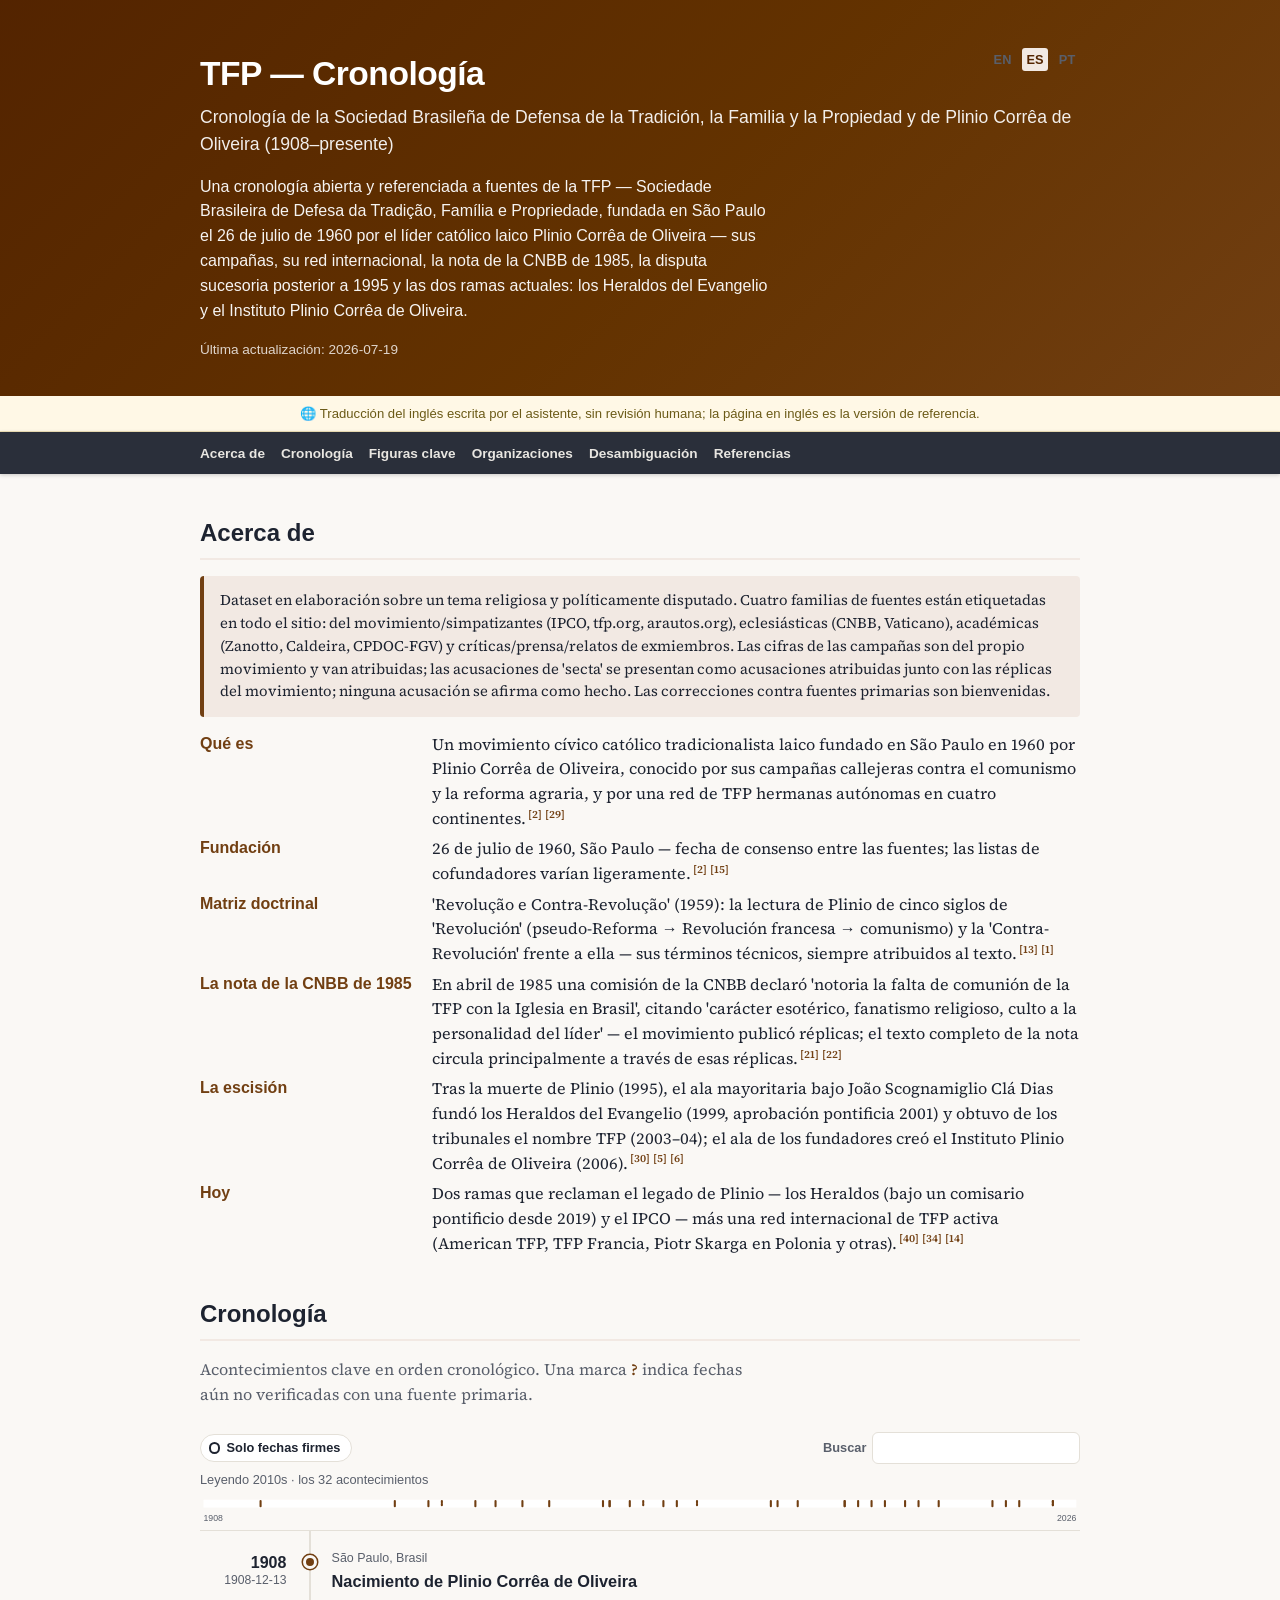
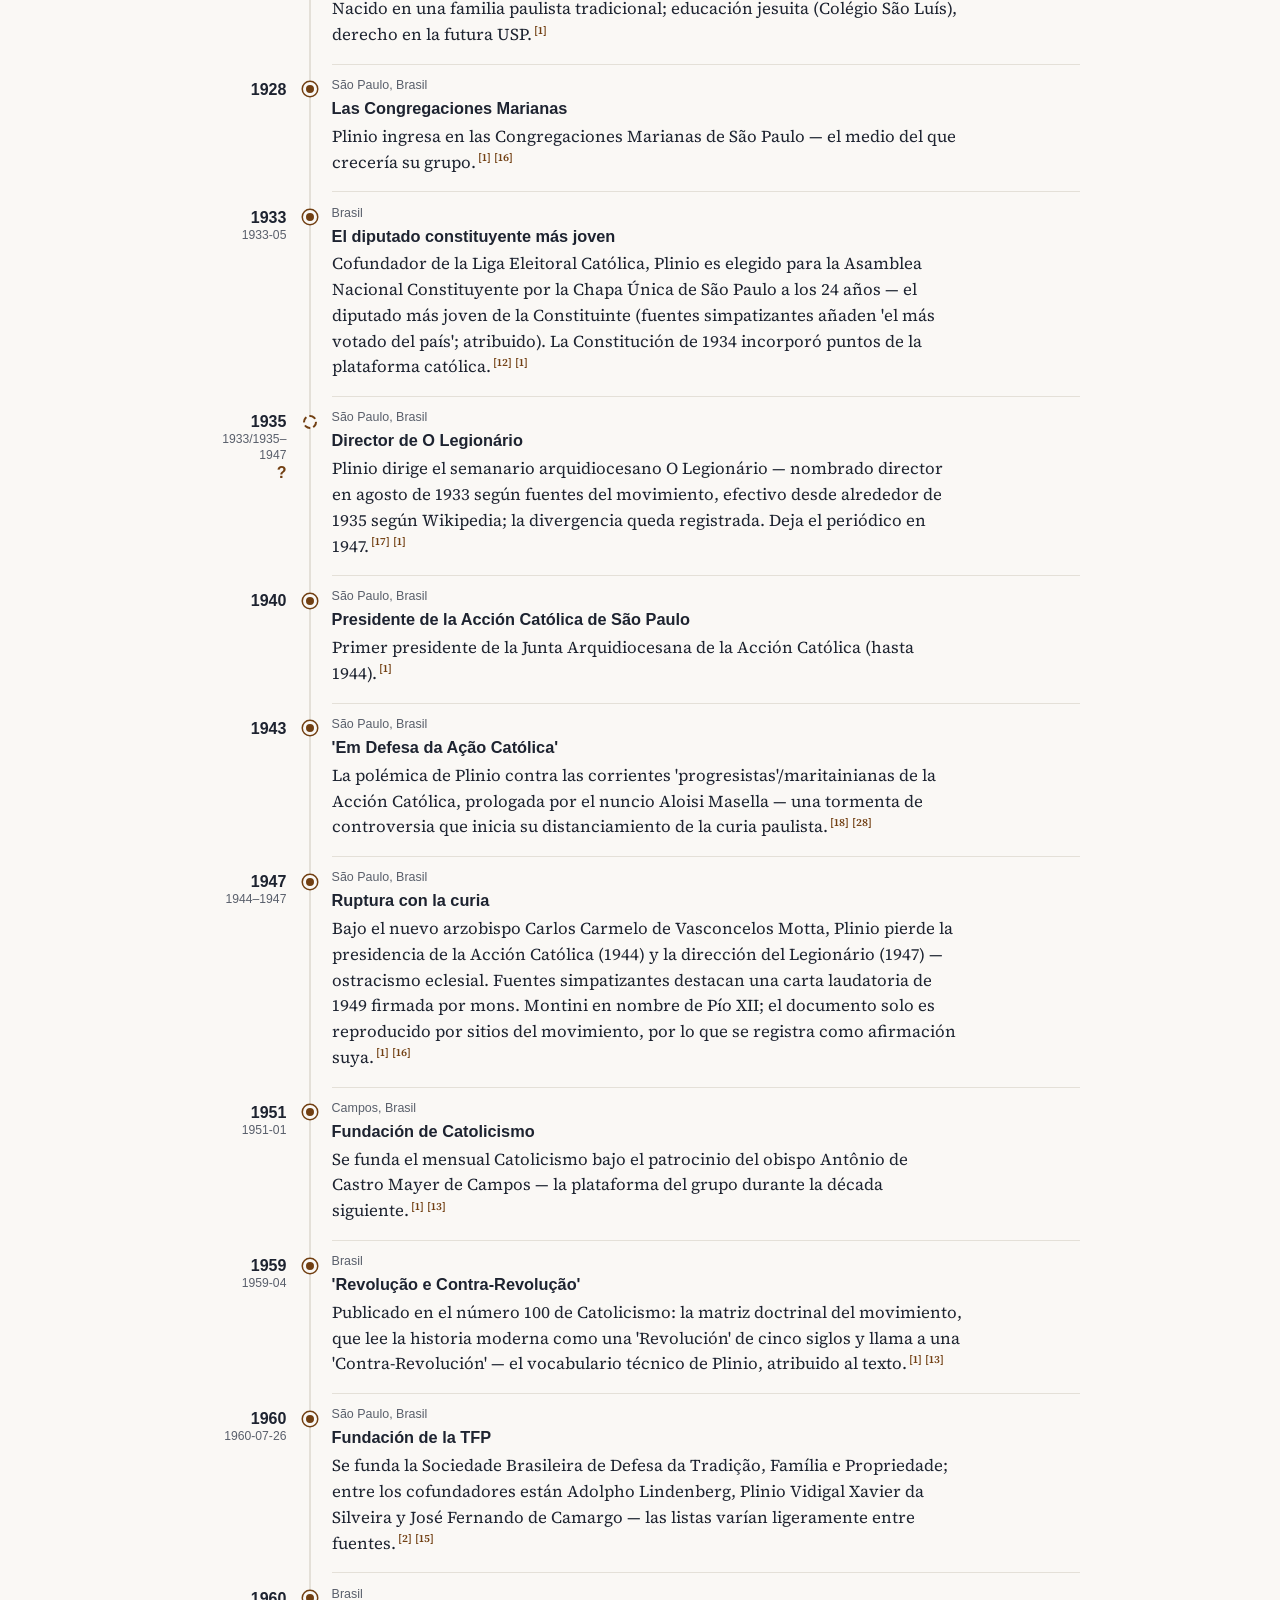
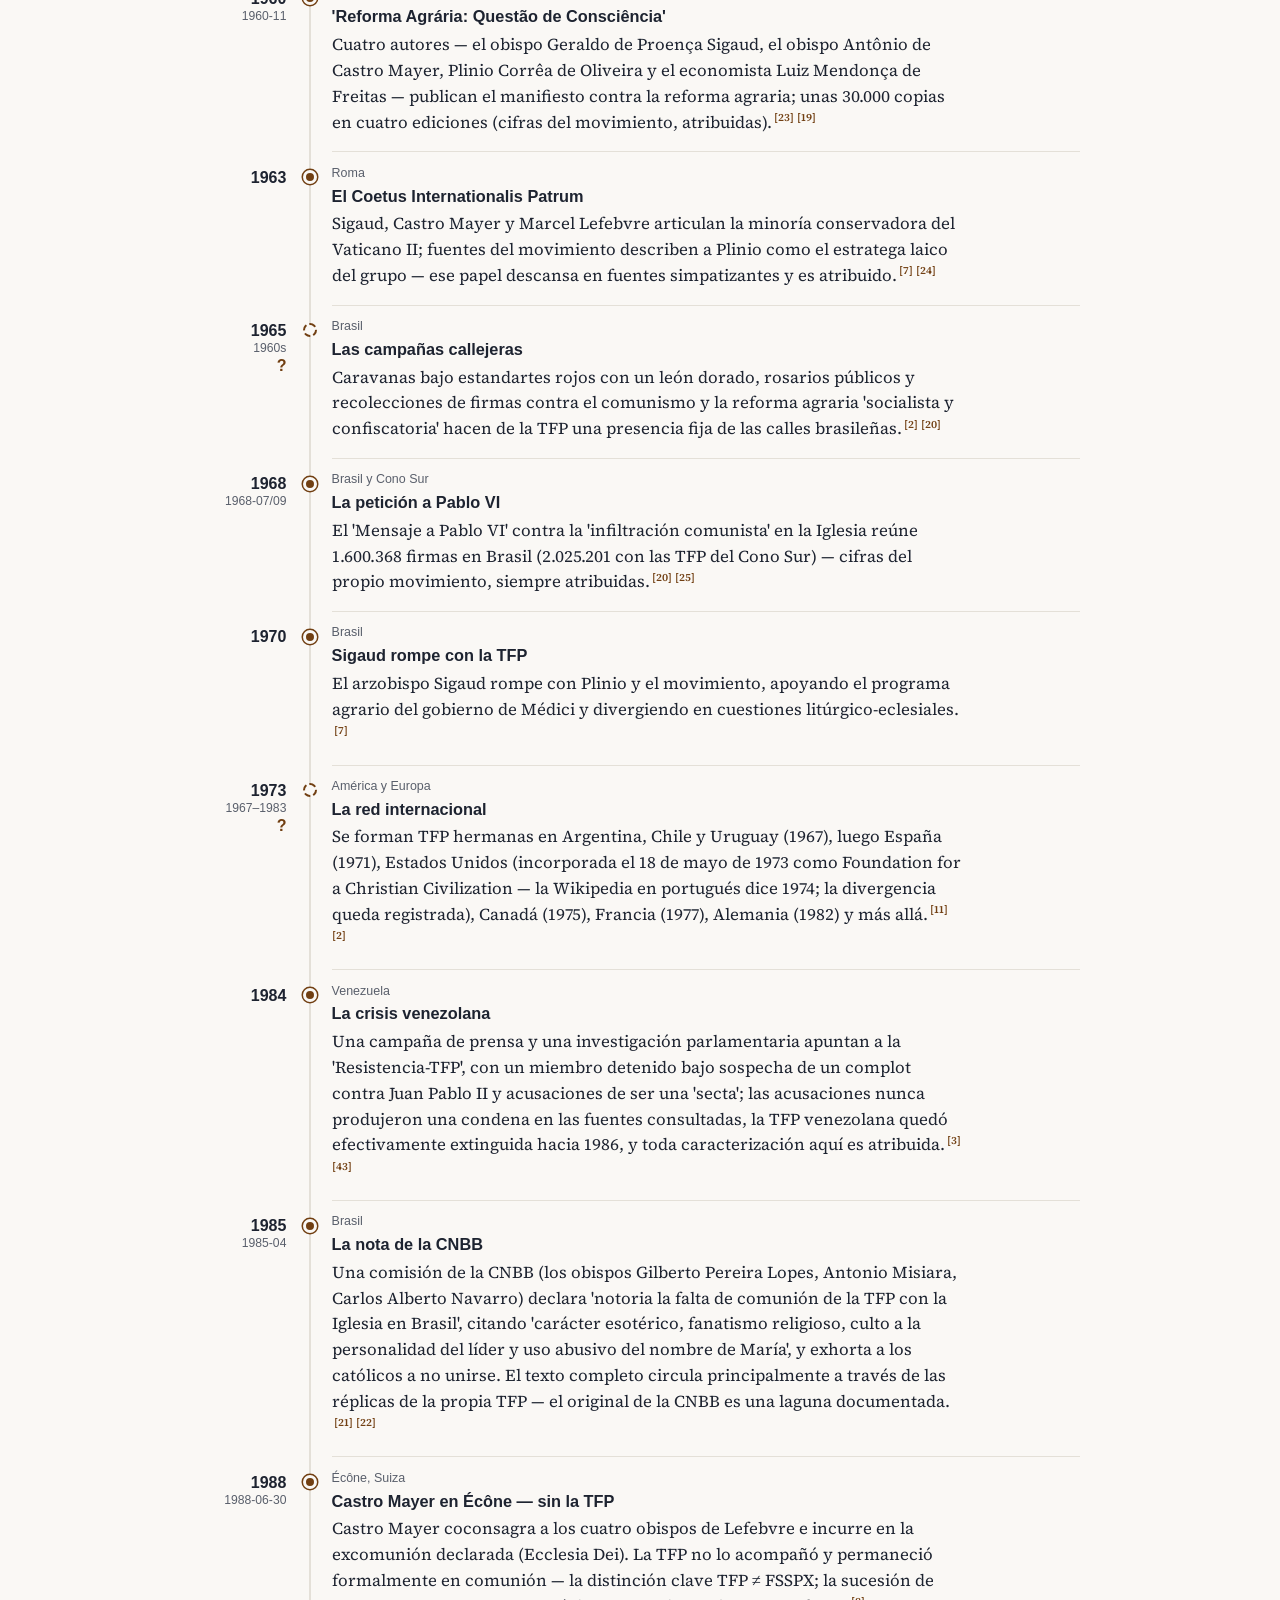
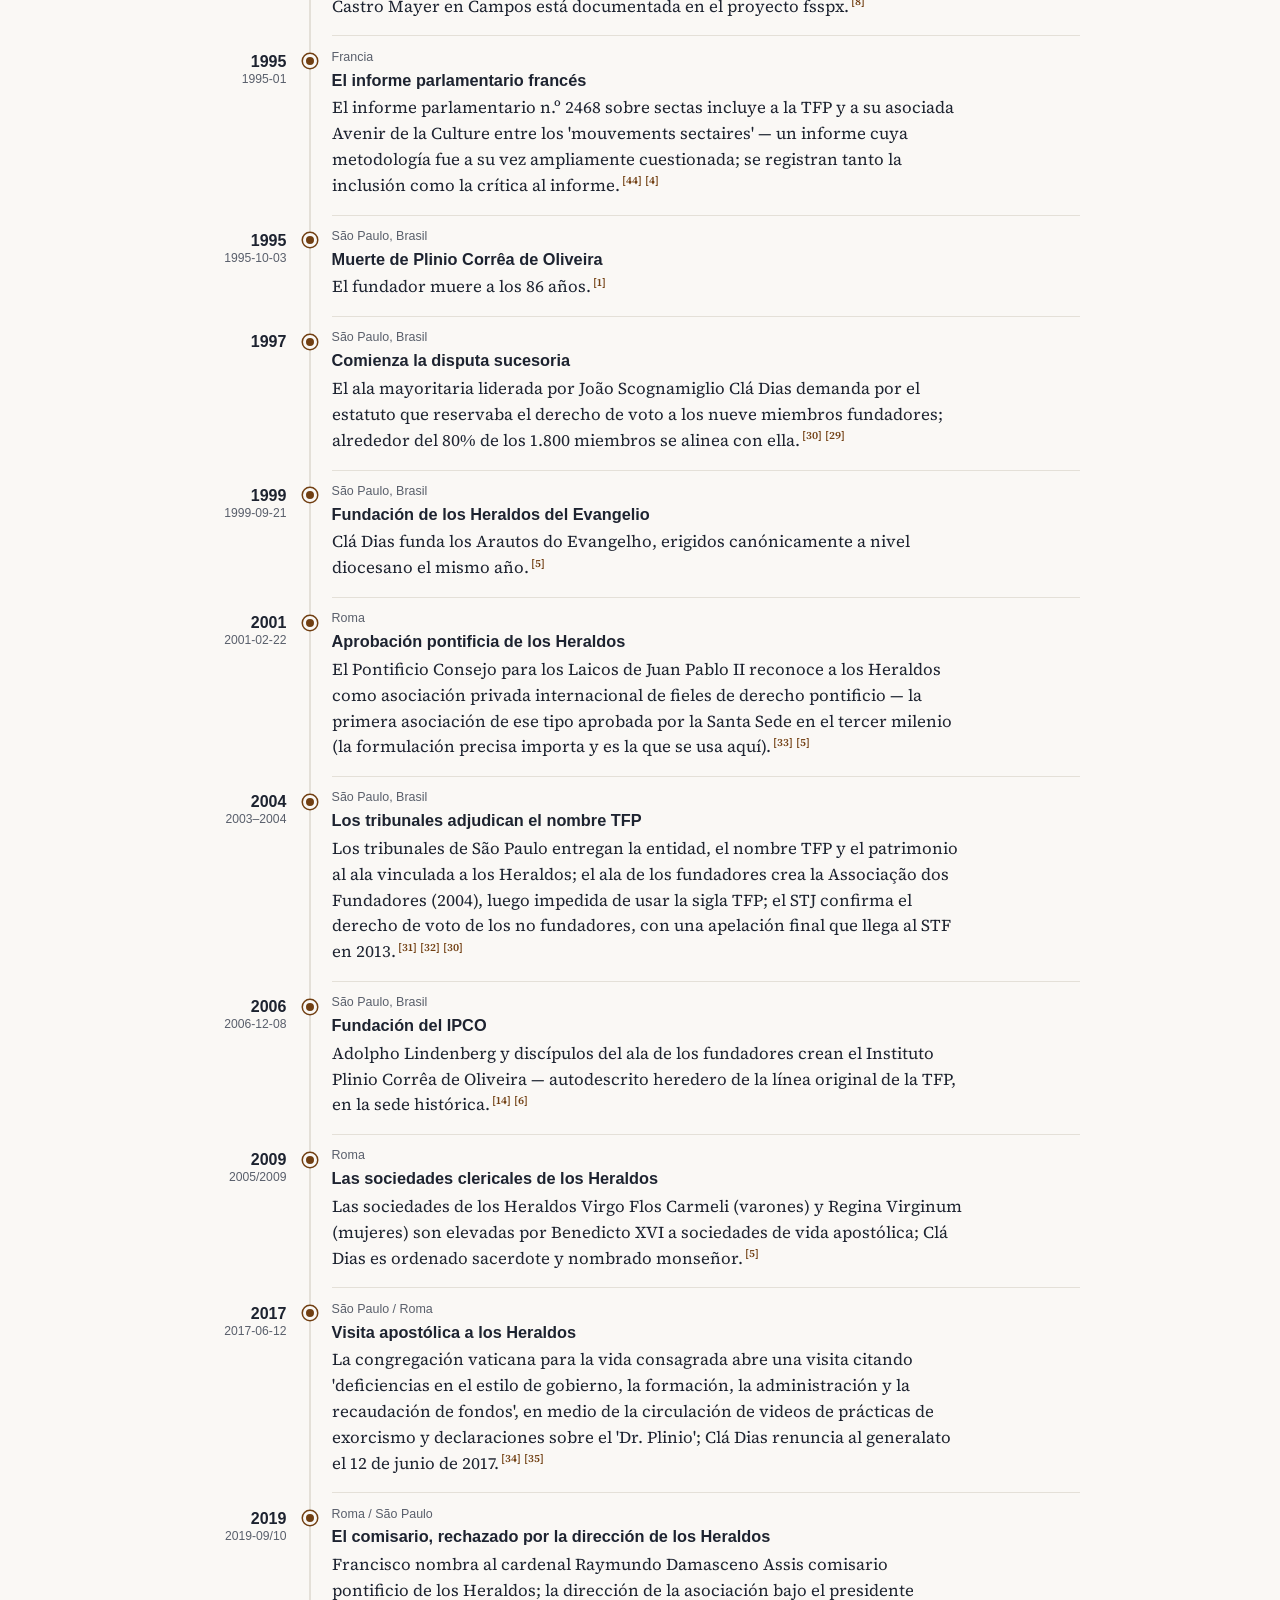
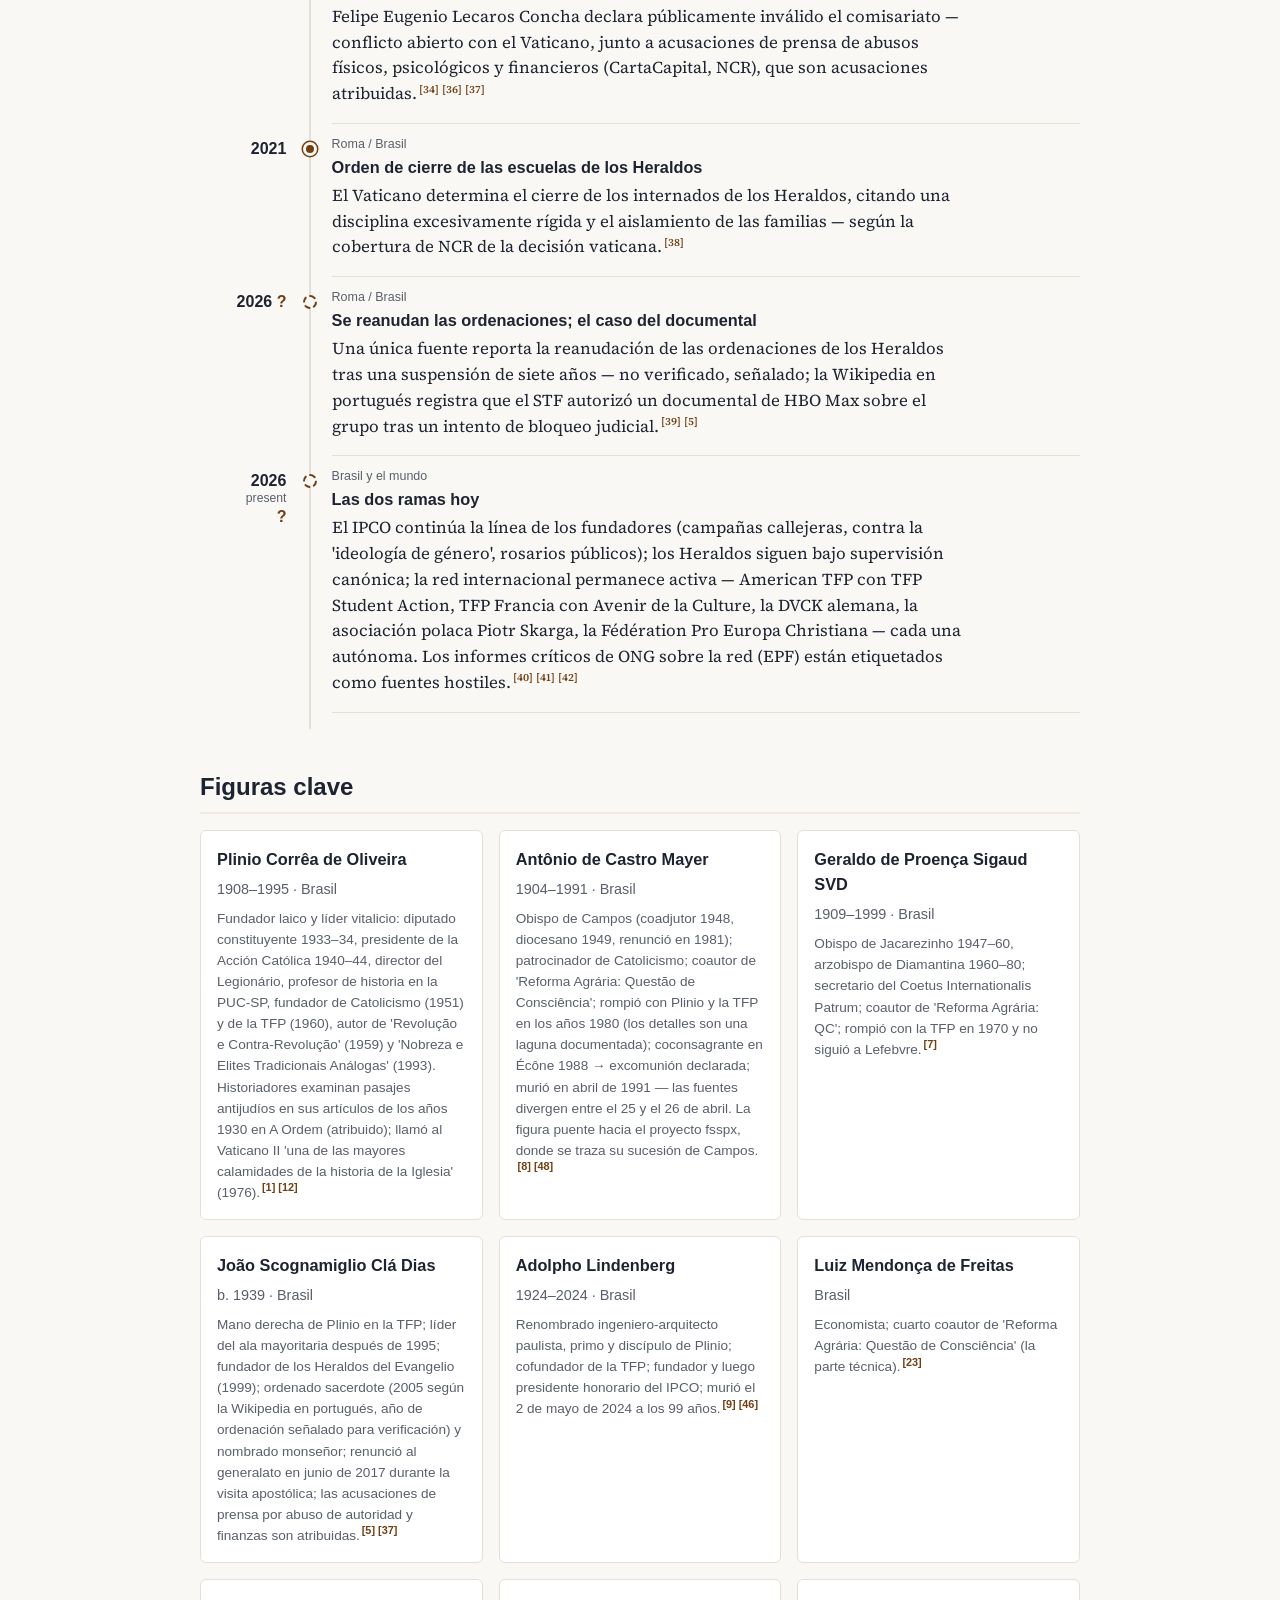
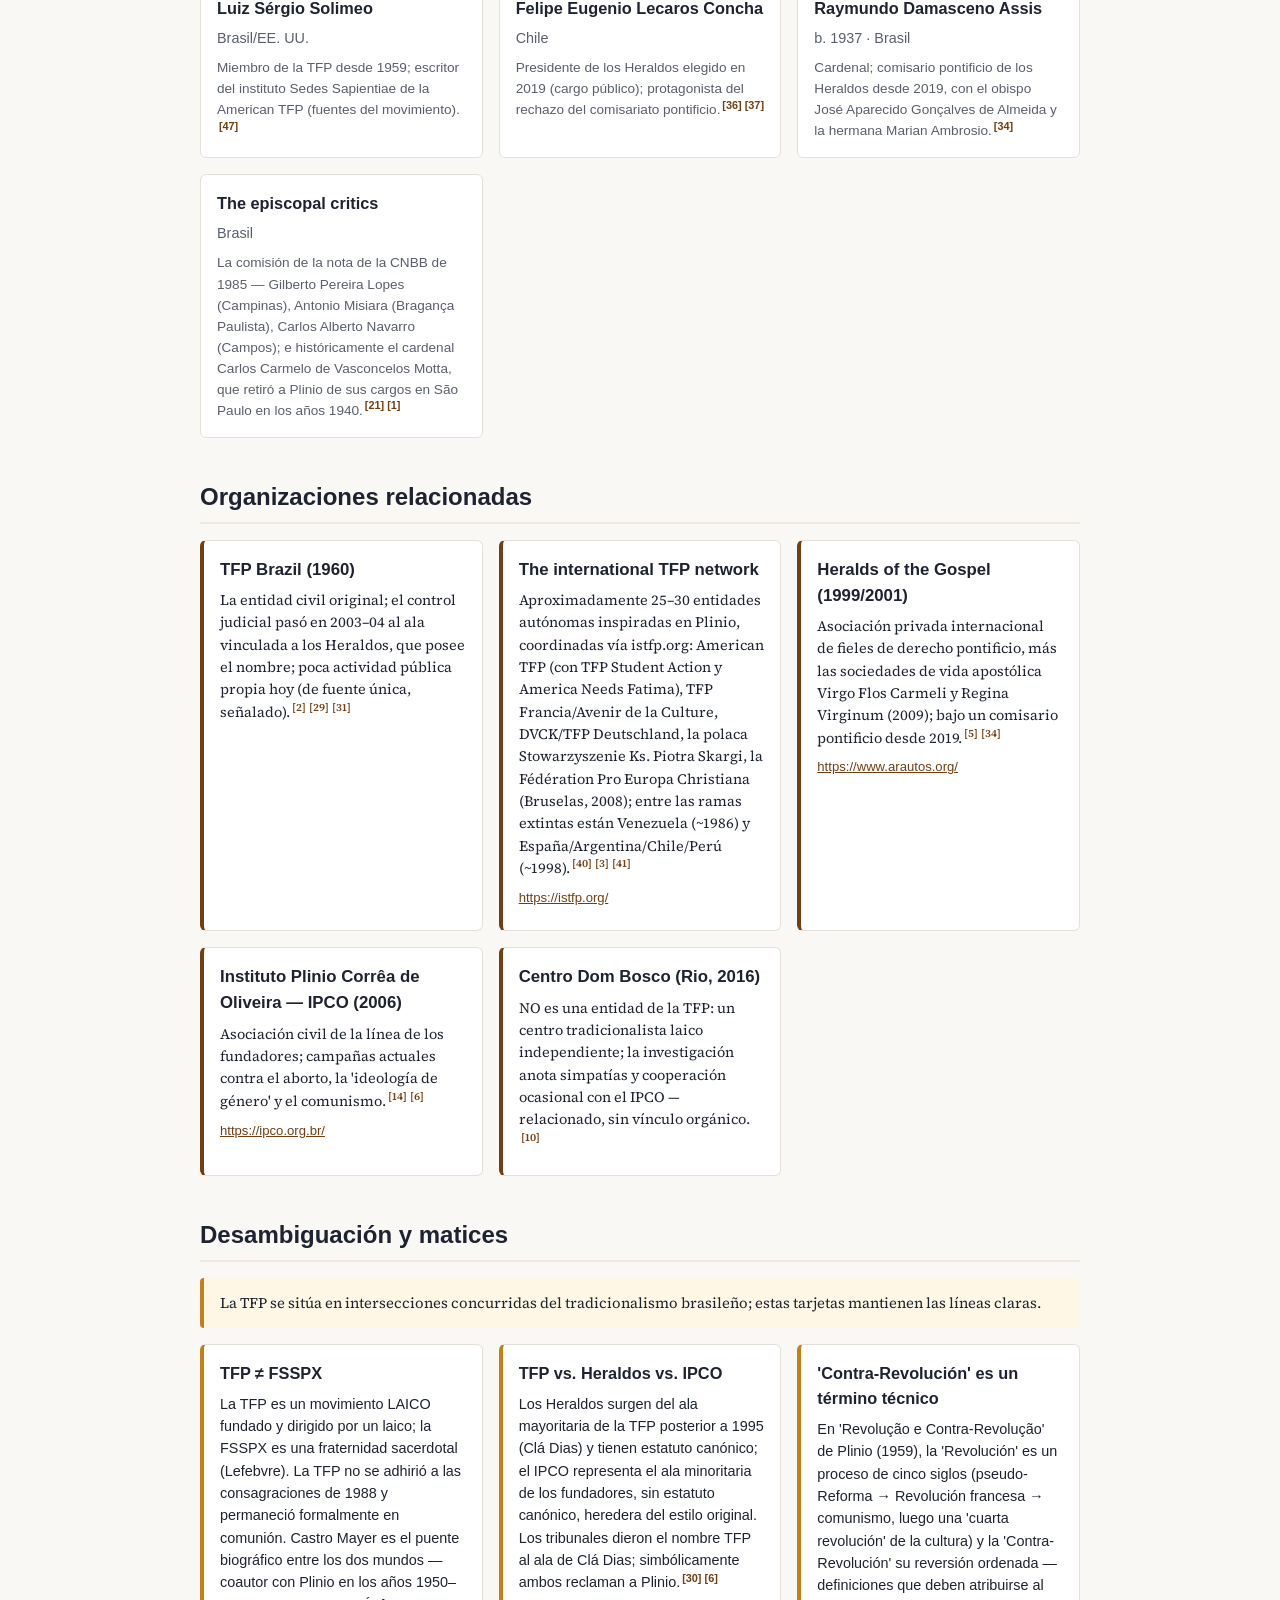
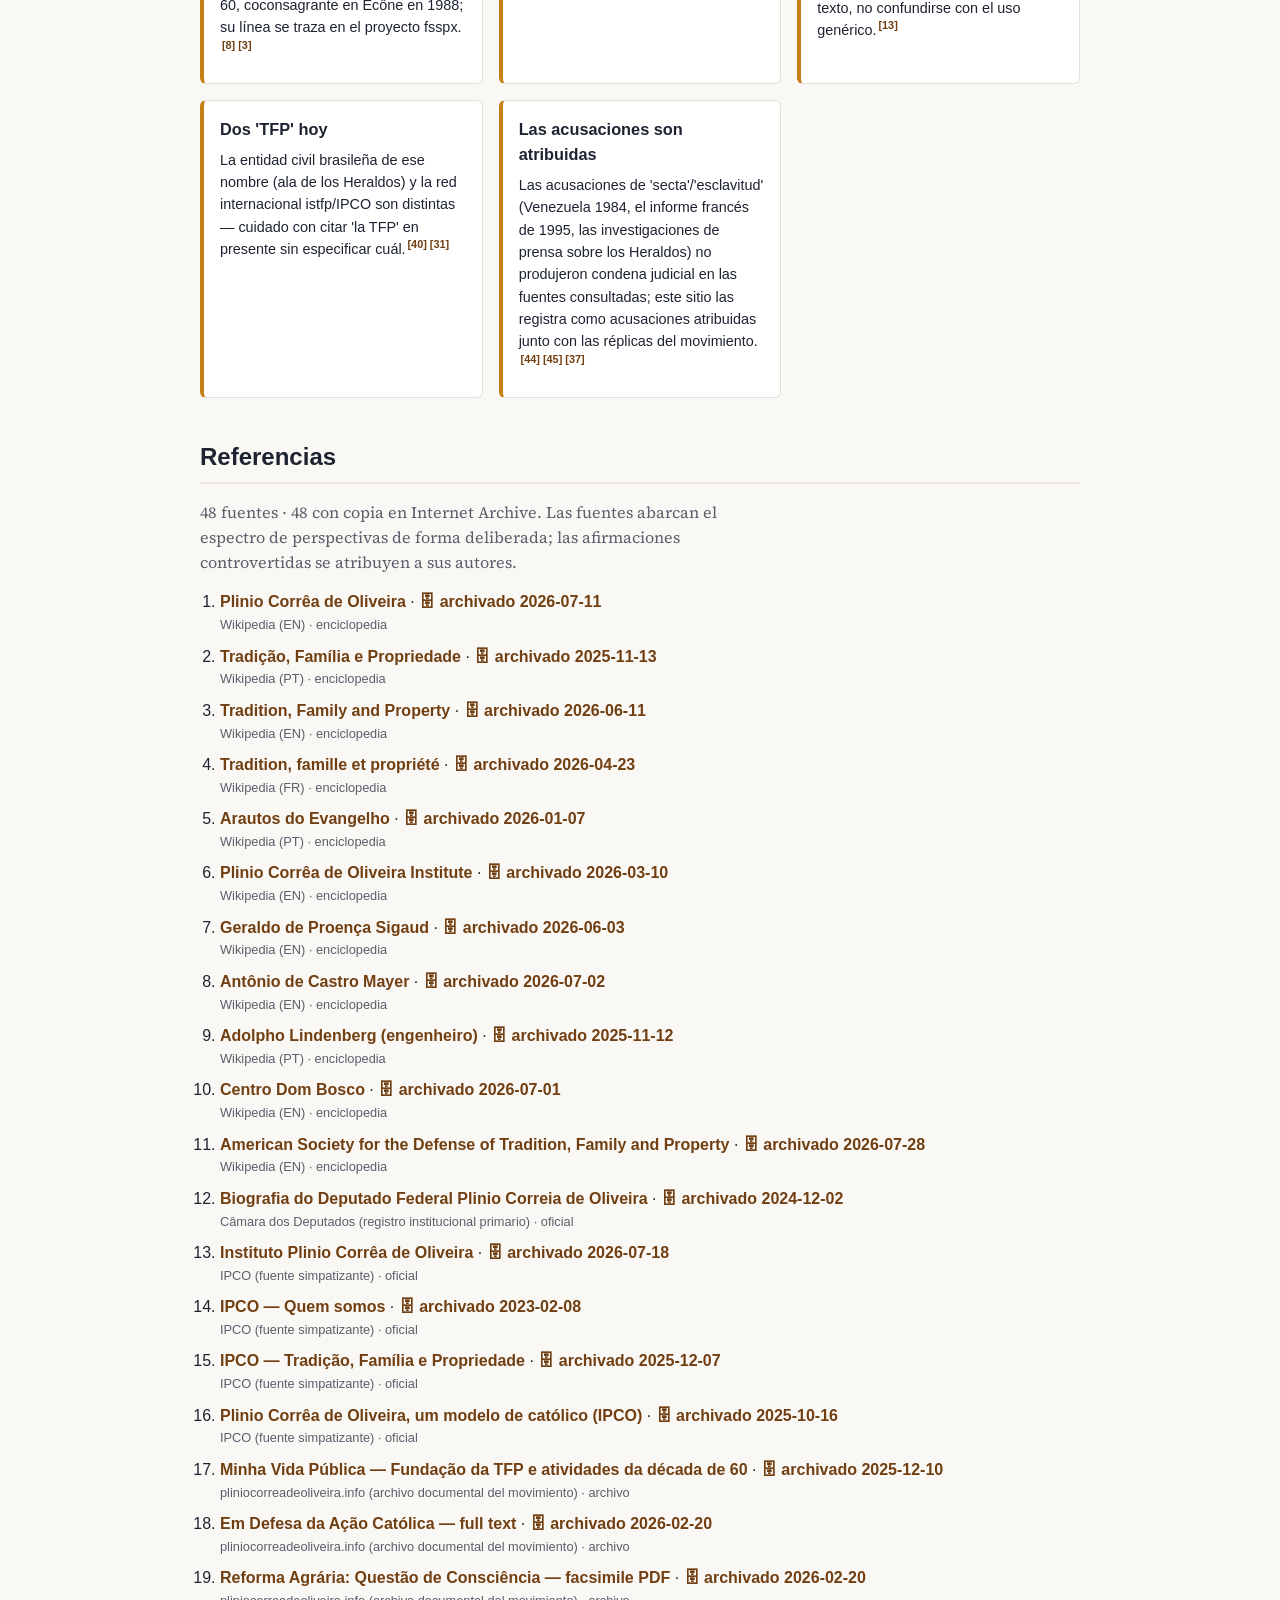
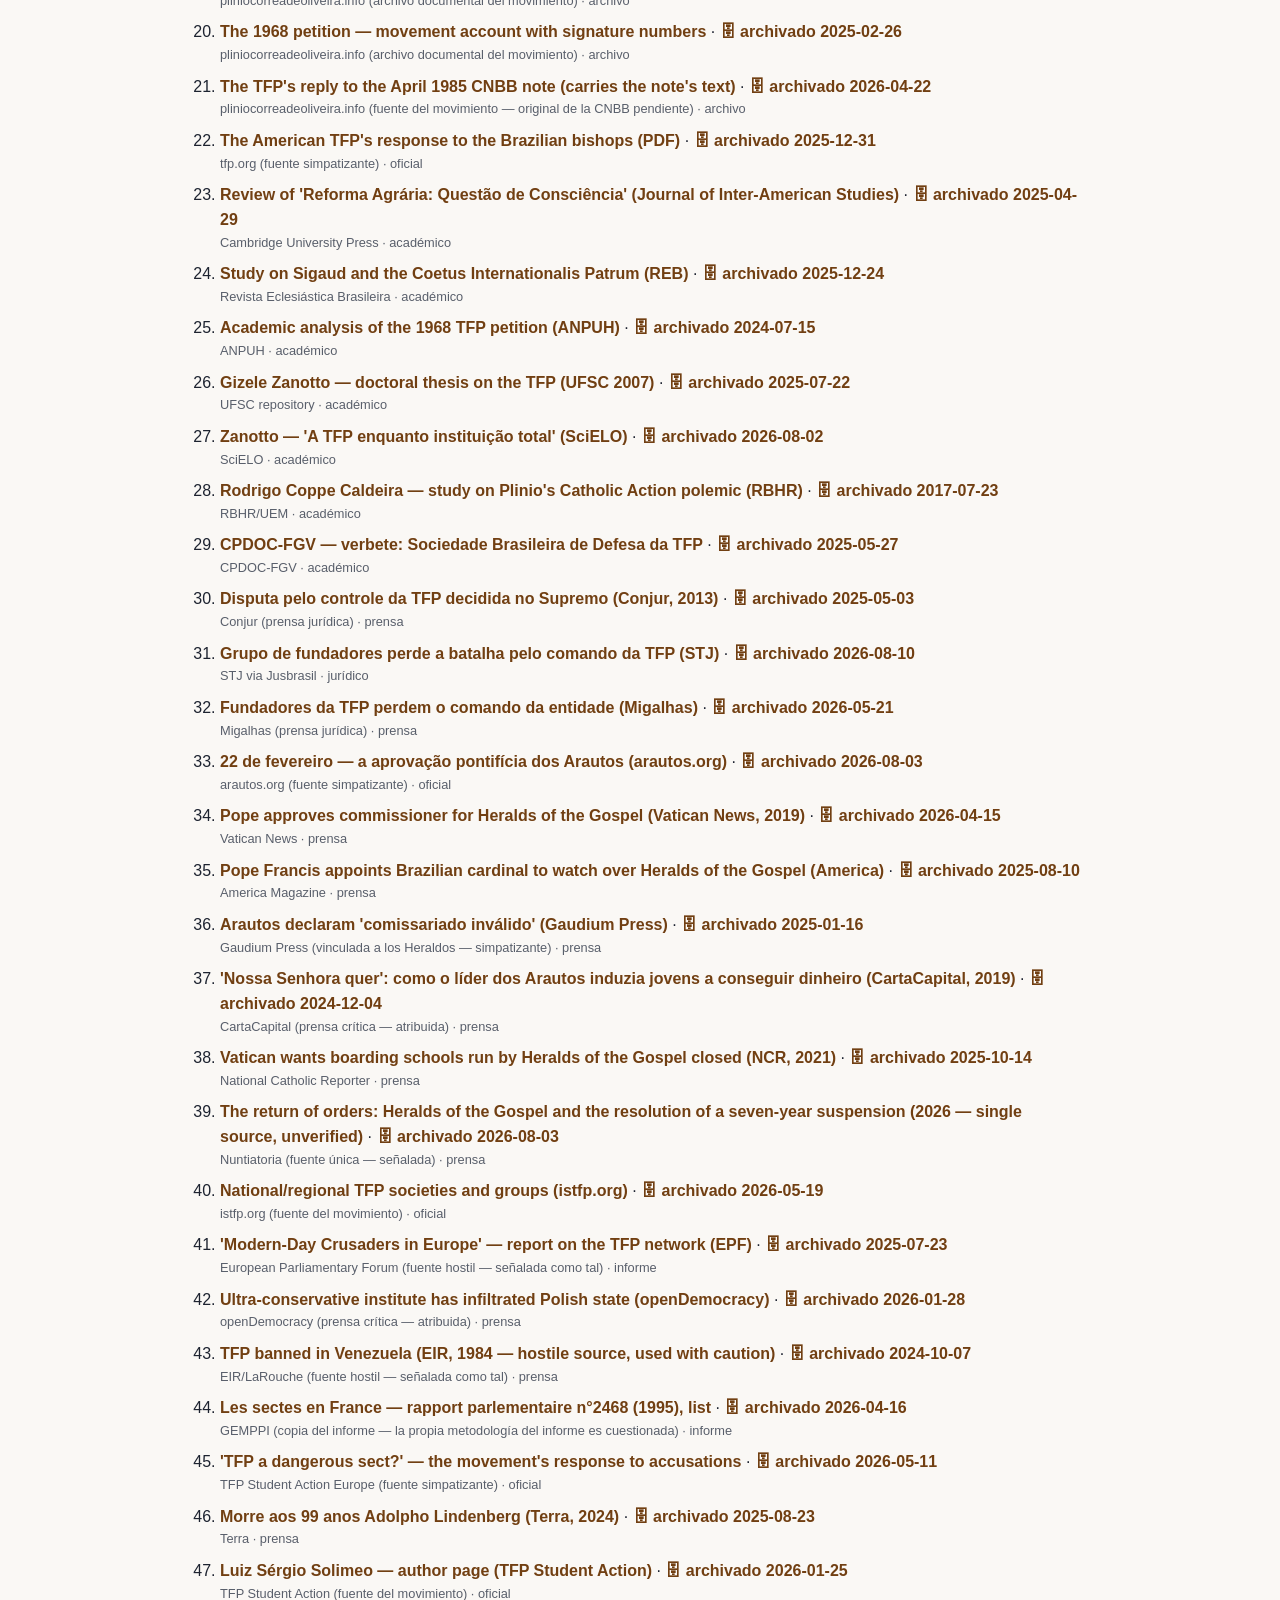
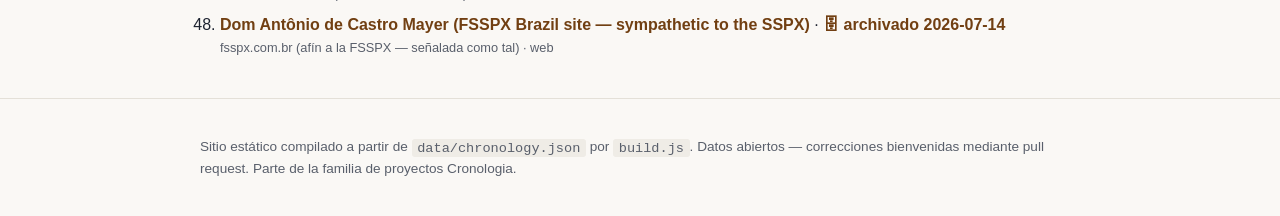
<file: docs/es/index.html>
<!DOCTYPE html>
<html lang="es">
<head>
  <meta charset="utf-8">
  <meta name="viewport" content="width=device-width, initial-scale=1">
  <title>TFP — Cronología</title>
  <meta name="description" content="Una cronología abierta y referenciada a fuentes de la TFP — Sociedade Brasileira de Defesa da Tradição, Família e Propriedade, fundada en São Paulo el 26 de julio de 1960 por el líder católico laico Plinio Corrêa de Oliveira — sus campañas, su red internacional, la nota de la CNBB de 1985, la disputa sucesoria posterior a 1995 y las dos ramas actuales: los Heraldos del Evangelio y el Instituto Plinio Corrêa de Oliveira.">
  <!-- Google tag (gtag.js) -->
  <script async src="https://www.googletagmanager.com/gtag/js?id=G-R9LV1QZHVE"></script>
  <script>
    window.dataLayer = window.dataLayer || [];
    function gtag(){dataLayer.push(arguments);}
    gtag('js', new Date());
    gtag('config', 'G-R9LV1QZHVE');
  </script>
  <link rel="stylesheet" href="../styles.css">
  <script src="../river.js" defer></script>
  <script src="../cite.js" defer data-label="Referencia" data-all="Todas las referencias"></script>
  <link rel="canonical" href="https://cronologia.github.io/tfp/es/">
  <link rel="alternate" hreflang="en" href="https://cronologia.github.io/tfp/en/">
  <link rel="alternate" hreflang="es" href="https://cronologia.github.io/tfp/es/">
  <link rel="alternate" hreflang="pt" href="https://cronologia.github.io/tfp/pt/">
  <link rel="alternate" hreflang="x-default" href="https://cronologia.github.io/tfp/">
  <meta property="og:type" content="website">
  <meta property="og:site_name" content="TFP — Cronología">
  <meta property="og:locale" content="es_ES">
  <meta property="og:title" content="TFP — Cronología">
  <meta property="og:description" content="Una cronología abierta y referenciada a fuentes de la TFP — Sociedade Brasileira de Defesa da Tradição, Família e Propriedade, fundada en São Paulo el 26 de julio de 1960 por el líder católico laico Plinio Corrêa de Oliveira — sus campañas, su red internacional, la nota de la CNBB de 1985, la disputa sucesoria posterior a 1995 y las dos ramas actuales: los Heraldos del Evangelio y el Instituto Plinio Corrêa de Oliveira.">
  <meta property="og:url" content="https://cronologia.github.io/tfp/es/">
  <meta name="twitter:card" content="summary">
  <meta name="twitter:title" content="TFP — Cronología">
  <meta name="twitter:description" content="Una cronología abierta y referenciada a fuentes de la TFP — Sociedade Brasileira de Defesa da Tradição, Família e Propriedade, fundada en São Paulo el 26 de julio de 1960 por el líder católico laico Plinio Corrêa de Oliveira — sus campañas, su red internacional, la nota de la CNBB de 1985, la disputa sucesoria posterior a 1995 y las dos ramas actuales: los Heraldos del Evangelio y el Instituto Plinio Corrêa de Oliveira.">
  <script type="application/ld+json">
  {
    "@context": "https://schema.org",
    "@type": "WebSite",
    "name": "TFP — Cronología",
    "description": "Una cronología abierta y referenciada a fuentes de la TFP — Sociedade Brasileira de Defesa da Tradição, Família e Propriedade, fundada en São Paulo el 26 de julio de 1960 por el líder católico laico Plinio Corrêa de Oliveira — sus campañas, su red internacional, la nota de la CNBB de 1985, la disputa sucesoria posterior a 1995 y las dos ramas actuales: los Heraldos del Evangelio y el Instituto Plinio Corrêa de Oliveira.",
    "url": "https://cronologia.github.io/tfp/es/",
    "inLanguage": "es"
  }
  </script>
</head>
<body>
  <header class="site-header">
    <div class="wrap">
      <nav class="lang-switch" aria-label="Idioma"><a href="../en/" hreflang="en">EN</a><span class="lang-current" aria-current="true">ES</span><a href="../pt/" hreflang="pt">PT</a></nav>
      <h1>TFP — Cronología</h1>
      <p class="subtitle">Cronología de la Sociedad Brasileña de Defensa de la Tradición, la Familia y la Propiedad y de Plinio Corrêa de Oliveira (1908–presente)</p>
      <p class="lead">Una cronología abierta y referenciada a fuentes de la TFP — Sociedade Brasileira de Defesa da Tradição, Família e Propriedade, fundada en São Paulo el 26 de julio de 1960 por el líder católico laico Plinio Corrêa de Oliveira — sus campañas, su red internacional, la nota de la CNBB de 1985, la disputa sucesoria posterior a 1995 y las dos ramas actuales: los Heraldos del Evangelio y el Instituto Plinio Corrêa de Oliveira.</p>
      <p class="updated">Última actualización: 2026-07-19</p>
    </div>
  </header>
  <div class="i18n-disclaimer" role="note">🌐 Traducción del inglés escrita por el asistente, sin revisión humana; la página en inglés es la versión de referencia.</div>

  <nav class="site-nav">
    <div class="wrap">
      <a href="#about">Acerca de</a>
      <a href="#chronology">Cronología</a>
      <a href="#figures">Figuras clave</a>
      <a href="#organizations">Organizaciones</a>
      <a href="#disambiguation">Desambiguación</a>
      <a href="#references">Referencias</a>
    </div>
  </nav>

  <main class="wrap">
    <section id="about">
      <h2>Acerca de</h2>
      <p class="notice">Dataset en elaboración sobre un tema religiosa y políticamente disputado. Cuatro familias de fuentes están etiquetadas en todo el sitio: del movimiento/simpatizantes (IPCO, tfp.org, arautos.org), eclesiásticas (CNBB, Vaticano), académicas (Zanotto, Caldeira, CPDOC-FGV) y críticas/prensa/relatos de exmiembros. Las cifras de las campañas son del propio movimiento y van atribuidas; las acusaciones de &#39;secta&#39; se presentan como acusaciones atribuidas junto con las réplicas del movimiento; ninguna acusación se afirma como hecho. Las correcciones contra fuentes primarias son bienvenidas.</p>
      <dl class="facts">
        <dt>Qué es</dt>
        <dd>Un movimiento cívico católico tradicionalista laico fundado en São Paulo en 1960 por Plinio Corrêa de Oliveira, conocido por sus campañas callejeras contra el comunismo y la reforma agraria, y por una red de TFP hermanas autónomas en cuatro continentes.<sup class="cite"><a href="#ref-2" title="Reference 2">[2]</a> <a href="#ref-29" title="Reference 29">[29]</a></sup></dd>
        <dt>Fundación</dt>
        <dd>26 de julio de 1960, São Paulo — fecha de consenso entre las fuentes; las listas de cofundadores varían ligeramente.<sup class="cite"><a href="#ref-2" title="Reference 2">[2]</a> <a href="#ref-15" title="Reference 15">[15]</a></sup></dd>
        <dt>Matriz doctrinal</dt>
        <dd>&#39;Revolução e Contra-Revolução&#39; (1959): la lectura de Plinio de cinco siglos de &#39;Revolución&#39; (pseudo-Reforma → Revolución francesa → comunismo) y la &#39;Contra-Revolución&#39; frente a ella — sus términos técnicos, siempre atribuidos al texto.<sup class="cite"><a href="#ref-13" title="Reference 13">[13]</a> <a href="#ref-1" title="Reference 1">[1]</a></sup></dd>
        <dt>La nota de la CNBB de 1985</dt>
        <dd>En abril de 1985 una comisión de la CNBB declaró &#39;notoria la falta de comunión de la TFP con la Iglesia en Brasil&#39;, citando &#39;carácter esotérico, fanatismo religioso, culto a la personalidad del líder&#39; — el movimiento publicó réplicas; el texto completo de la nota circula principalmente a través de esas réplicas.<sup class="cite"><a href="#ref-21" title="Reference 21">[21]</a> <a href="#ref-22" title="Reference 22">[22]</a></sup></dd>
        <dt>La escisión</dt>
        <dd>Tras la muerte de Plinio (1995), el ala mayoritaria bajo João Scognamiglio Clá Dias fundó los Heraldos del Evangelio (1999, aprobación pontificia 2001) y obtuvo de los tribunales el nombre TFP (2003–04); el ala de los fundadores creó el Instituto Plinio Corrêa de Oliveira (2006).<sup class="cite"><a href="#ref-30" title="Reference 30">[30]</a> <a href="#ref-5" title="Reference 5">[5]</a> <a href="#ref-6" title="Reference 6">[6]</a></sup></dd>
        <dt>Hoy</dt>
        <dd>Dos ramas que reclaman el legado de Plinio — los Heraldos (bajo un comisario pontificio desde 2019) y el IPCO — más una red internacional de TFP activa (American TFP, TFP Francia, Piotr Skarga en Polonia y otras).<sup class="cite"><a href="#ref-40" title="Reference 40">[40]</a> <a href="#ref-34" title="Reference 34">[34]</a> <a href="#ref-14" title="Reference 14">[14]</a></sup></dd>
      </dl>
    </section>

    <section id="chronology" class="river">
      <h2>Cronología</h2>
      <p class="section-intro">Acontecimientos clave en orden cronológico. Una marca <span class="flag">?</span> indica
      fechas aún no verificadas con una fuente primaria.</p>
      <div class="rv-bar">
        <div class="rv-controls" role="group" aria-label="Filtrar la cronología" hidden>
          <label class="rv-chip rv-firm"><input type="checkbox" data-firm><span class="rv-sw"></span>Solo fechas firmes</label>
          <label class="rv-find">Buscar <input type="search" autocomplete="off"></label>
          <p class="rv-status" aria-live="polite" data-all="los {n} acontecimientos" data-some="{n} de {total} acontecimientos mostrados" data-reading="Leyendo"></p>
        </div>
        <svg class="rv-ribbon" viewBox="-4 0 1008 29" preserveAspectRatio="xMinYMid meet" role="img" aria-label="Vista general de los 32 acontecimientos; los grandes vacíos del registro se dibujan como cortes">
          <rect class="rv-row" x="0" y="2" width="1000" height="9"/>
          <line class="rv-tick rv-l0" data-i="0" x1="65.4" x2="65.4" y1="3.5" y2="9.5"/><line class="rv-tick rv-l0" data-i="1" x1="219.2" x2="219.2" y1="3.5" y2="9.5"/><line class="rv-tick rv-l0" data-i="2" x1="257.7" x2="257.7" y1="3.5" y2="9.5"/><line class="rv-tick rv-l0 rv-u" data-i="3" x1="273.1" x2="273.1" y1="3.5" y2="9.5"/><line class="rv-tick rv-l0" data-i="4" x1="311.5" x2="311.5" y1="3.5" y2="9.5"/><line class="rv-tick rv-l0" data-i="5" x1="334.6" x2="334.6" y1="3.5" y2="9.5"/><line class="rv-tick rv-l0" data-i="6" x1="365.4" x2="365.4" y1="3.5" y2="9.5"/><line class="rv-tick rv-l0" data-i="7" x1="396.1" x2="396.1" y1="3.5" y2="9.5"/><line class="rv-tick rv-l0" data-i="8" x1="457.7" x2="457.7" y1="3.5" y2="9.5"/><line class="rv-tick rv-l0" data-i="9" x1="465.3" x2="465.3" y1="3.5" y2="9.5"/><line class="rv-tick rv-l0" data-i="10" x1="465.3" x2="465.3" y1="3.5" y2="9.5"/><line class="rv-tick rv-l0" data-i="11" x1="488.4" x2="488.4" y1="3.5" y2="9.5"/><line class="rv-tick rv-l0 rv-u" data-i="12" x1="503.8" x2="503.8" y1="3.5" y2="9.5"/><line class="rv-tick rv-l0" data-i="13" x1="526.9" x2="526.9" y1="3.5" y2="9.5"/><line class="rv-tick rv-l0" data-i="14" x1="542.3" x2="542.3" y1="3.5" y2="9.5"/><line class="rv-tick rv-l0 rv-u" data-i="15" x1="565.4" x2="565.4" y1="3.5" y2="9.5"/><line class="rv-tick rv-l0" data-i="16" x1="650" x2="650" y1="3.5" y2="9.5"/><line class="rv-tick rv-l0" data-i="17" x1="657.7" x2="657.7" y1="3.5" y2="9.5"/><line class="rv-tick rv-l0" data-i="18" x1="680.8" x2="680.8" y1="3.5" y2="9.5"/><line class="rv-tick rv-l0" data-i="19" x1="734.6" x2="734.6" y1="3.5" y2="9.5"/><line class="rv-tick rv-l0" data-i="20" x1="734.6" x2="734.6" y1="3.5" y2="9.5"/><line class="rv-tick rv-l0" data-i="21" x1="750" x2="750" y1="3.5" y2="9.5"/><line class="rv-tick rv-l0" data-i="22" x1="765.4" x2="765.4" y1="3.5" y2="9.5"/><line class="rv-tick rv-l0" data-i="23" x1="780.7" x2="780.7" y1="3.5" y2="9.5"/><line class="rv-tick rv-l0" data-i="24" x1="803.8" x2="803.8" y1="3.5" y2="9.5"/><line class="rv-tick rv-l0" data-i="25" x1="819.2" x2="819.2" y1="3.5" y2="9.5"/><line class="rv-tick rv-l0" data-i="26" x1="842.3" x2="842.3" y1="3.5" y2="9.5"/><line class="rv-tick rv-l0" data-i="27" x1="903.9" x2="903.9" y1="3.5" y2="9.5"/><line class="rv-tick rv-l0" data-i="28" x1="919.3" x2="919.3" y1="3.5" y2="9.5"/><line class="rv-tick rv-l0" data-i="29" x1="934.6" x2="934.6" y1="3.5" y2="9.5"/><line class="rv-tick rv-l0 rv-u" data-i="30" x1="973.1" x2="973.1" y1="3.5" y2="9.5"/><line class="rv-tick rv-l0 rv-u" data-i="31" x1="973.1" x2="973.1" y1="3.5" y2="9.5"/>
          <text class="rv-axis" x="0" y="26" text-anchor="start">1908</text><text class="rv-axis" x="1000" y="26" text-anchor="end">2026</text><rect class="rv-win" x="0" y="0" width="0" height="13"/>
        </svg>
      </div>
      <ol class="rv-list" style="--lanes:1">
        <li class="rv-e" id="decade-1900" data-i="0" data-lanes="" data-decade="1900s">
          <div class="rv-year">1908<small>1908-12-13</small></div>
          <div class="rv-node" aria-hidden="true"><i class="rv-l0" style="--k:0"></i></div>
          <div class="rv-card">
            <p class="rv-kick"><span>São Paulo, Brasil</span></p>
            <h3>Nacimiento de Plinio Corrêa de Oliveira</h3>
            <p class="rv-text">Nacido en una familia paulista tradicional; educación jesuita (Colégio São Luís), derecho en la futura USP.<sup class="cite"><a href="#ref-1" title="Reference 1">[1]</a></sup></p>
          </div>
        </li>
        <li class="rv-e" id="decade-1920" data-i="1" data-lanes="" data-decade="1920s">
          <div class="rv-year">1928</div>
          <div class="rv-node" aria-hidden="true"><i class="rv-l0" style="--k:0"></i></div>
          <div class="rv-card">
            <p class="rv-kick"><span>São Paulo, Brasil</span></p>
            <h3>Las Congregaciones Marianas</h3>
            <p class="rv-text">Plinio ingresa en las Congregaciones Marianas de São Paulo — el medio del que crecería su grupo.<sup class="cite"><a href="#ref-1" title="Reference 1">[1]</a> <a href="#ref-16" title="Reference 16">[16]</a></sup></p>
          </div>
        </li>
        <li class="rv-e" id="decade-1930" data-i="2" data-lanes="" data-decade="1930s">
          <div class="rv-year">1933<small>1933-05</small></div>
          <div class="rv-node" aria-hidden="true"><i class="rv-l0" style="--k:0"></i></div>
          <div class="rv-card">
            <p class="rv-kick"><span>Brasil</span></p>
            <h3>El diputado constituyente más joven</h3>
            <p class="rv-text">Cofundador de la Liga Eleitoral Católica, Plinio es elegido para la Asamblea Nacional Constituyente por la Chapa Única de São Paulo a los 24 años — el diputado más joven de la Constituinte (fuentes simpatizantes añaden &#39;el más votado del país&#39;; atribuido). La Constitución de 1934 incorporó puntos de la plataforma católica.<sup class="cite"><a href="#ref-12" title="Reference 12">[12]</a> <a href="#ref-1" title="Reference 1">[1]</a></sup></p>
          </div>
        </li>
        <li class="rv-e rv-u" data-i="3" data-lanes="" data-decade="1930s">
          <div class="rv-year">1935<small>1933/1935–1947</small> <span class="flag" title="Fecha aún no verificada con una fuente primaria">?</span></div>
          <div class="rv-node" aria-hidden="true"><i class="rv-l0" style="--k:0"></i></div>
          <div class="rv-card">
            <p class="rv-kick"><span>São Paulo, Brasil</span></p>
            <h3>Director de O Legionário</h3>
            <p class="rv-text">Plinio dirige el semanario arquidiocesano O Legionário — nombrado director en agosto de 1933 según fuentes del movimiento, efectivo desde alrededor de 1935 según Wikipedia; la divergencia queda registrada. Deja el periódico en 1947.<sup class="cite"><a href="#ref-17" title="Reference 17">[17]</a> <a href="#ref-1" title="Reference 1">[1]</a></sup></p>
          </div>
        </li>
        <li class="rv-e" id="decade-1940" data-i="4" data-lanes="" data-decade="1940s">
          <div class="rv-year">1940</div>
          <div class="rv-node" aria-hidden="true"><i class="rv-l0" style="--k:0"></i></div>
          <div class="rv-card">
            <p class="rv-kick"><span>São Paulo, Brasil</span></p>
            <h3>Presidente de la Acción Católica de São Paulo</h3>
            <p class="rv-text">Primer presidente de la Junta Arquidiocesana de la Acción Católica (hasta 1944).<sup class="cite"><a href="#ref-1" title="Reference 1">[1]</a></sup></p>
          </div>
        </li>
        <li class="rv-e" data-i="5" data-lanes="" data-decade="1940s">
          <div class="rv-year">1943</div>
          <div class="rv-node" aria-hidden="true"><i class="rv-l0" style="--k:0"></i></div>
          <div class="rv-card">
            <p class="rv-kick"><span>São Paulo, Brasil</span></p>
            <h3>&#39;Em Defesa da Ação Católica&#39;</h3>
            <p class="rv-text">La polémica de Plinio contra las corrientes &#39;progresistas&#39;/maritainianas de la Acción Católica, prologada por el nuncio Aloisi Masella — una tormenta de controversia que inicia su distanciamiento de la curia paulista.<sup class="cite"><a href="#ref-18" title="Reference 18">[18]</a> <a href="#ref-28" title="Reference 28">[28]</a></sup></p>
          </div>
        </li>
        <li class="rv-e" data-i="6" data-lanes="" data-decade="1940s">
          <div class="rv-year">1947<small>1944–1947</small></div>
          <div class="rv-node" aria-hidden="true"><i class="rv-l0" style="--k:0"></i></div>
          <div class="rv-card">
            <p class="rv-kick"><span>São Paulo, Brasil</span></p>
            <h3>Ruptura con la curia</h3>
            <p class="rv-text">Bajo el nuevo arzobispo Carlos Carmelo de Vasconcelos Motta, Plinio pierde la presidencia de la Acción Católica (1944) y la dirección del Legionário (1947) — ostracismo eclesial. Fuentes simpatizantes destacan una carta laudatoria de 1949 firmada por mons. Montini en nombre de Pío XII; el documento solo es reproducido por sitios del movimiento, por lo que se registra como afirmación suya.<sup class="cite"><a href="#ref-1" title="Reference 1">[1]</a> <a href="#ref-16" title="Reference 16">[16]</a></sup></p>
          </div>
        </li>
        <li class="rv-e" id="decade-1950" data-i="7" data-lanes="" data-decade="1950s">
          <div class="rv-year">1951<small>1951-01</small></div>
          <div class="rv-node" aria-hidden="true"><i class="rv-l0" style="--k:0"></i></div>
          <div class="rv-card">
            <p class="rv-kick"><span>Campos, Brasil</span></p>
            <h3>Fundación de Catolicismo</h3>
            <p class="rv-text">Se funda el mensual Catolicismo bajo el patrocinio del obispo Antônio de Castro Mayer de Campos — la plataforma del grupo durante la década siguiente.<sup class="cite"><a href="#ref-1" title="Reference 1">[1]</a> <a href="#ref-13" title="Reference 13">[13]</a></sup></p>
          </div>
        </li>
        <li class="rv-e" data-i="8" data-lanes="" data-decade="1950s">
          <div class="rv-year">1959<small>1959-04</small></div>
          <div class="rv-node" aria-hidden="true"><i class="rv-l0" style="--k:0"></i></div>
          <div class="rv-card">
            <p class="rv-kick"><span>Brasil</span></p>
            <h3>&#39;Revolução e Contra-Revolução&#39;</h3>
            <p class="rv-text">Publicado en el número 100 de Catolicismo: la matriz doctrinal del movimiento, que lee la historia moderna como una &#39;Revolución&#39; de cinco siglos y llama a una &#39;Contra-Revolución&#39; — el vocabulario técnico de Plinio, atribuido al texto.<sup class="cite"><a href="#ref-1" title="Reference 1">[1]</a> <a href="#ref-13" title="Reference 13">[13]</a></sup></p>
          </div>
        </li>
        <li class="rv-e" id="decade-1960" data-i="9" data-lanes="" data-decade="1960s">
          <div class="rv-year">1960<small>1960-07-26</small></div>
          <div class="rv-node" aria-hidden="true"><i class="rv-l0" style="--k:0"></i></div>
          <div class="rv-card">
            <p class="rv-kick"><span>São Paulo, Brasil</span></p>
            <h3>Fundación de la TFP</h3>
            <p class="rv-text">Se funda la Sociedade Brasileira de Defesa da Tradição, Família e Propriedade; entre los cofundadores están Adolpho Lindenberg, Plinio Vidigal Xavier da Silveira y José Fernando de Camargo — las listas varían ligeramente entre fuentes.<sup class="cite"><a href="#ref-2" title="Reference 2">[2]</a> <a href="#ref-15" title="Reference 15">[15]</a></sup></p>
          </div>
        </li>
        <li class="rv-e" data-i="10" data-lanes="" data-decade="1960s">
          <div class="rv-year">1960<small>1960-11</small></div>
          <div class="rv-node" aria-hidden="true"><i class="rv-l0" style="--k:0"></i></div>
          <div class="rv-card">
            <p class="rv-kick"><span>Brasil</span></p>
            <h3>&#39;Reforma Agrária: Questão de Consciência&#39;</h3>
            <p class="rv-text">Cuatro autores — el obispo Geraldo de Proença Sigaud, el obispo Antônio de Castro Mayer, Plinio Corrêa de Oliveira y el economista Luiz Mendonça de Freitas — publican el manifiesto contra la reforma agraria; unas 30.000 copias en cuatro ediciones (cifras del movimiento, atribuidas).<sup class="cite"><a href="#ref-23" title="Reference 23">[23]</a> <a href="#ref-19" title="Reference 19">[19]</a></sup></p>
          </div>
        </li>
        <li class="rv-e" data-i="11" data-lanes="" data-decade="1960s">
          <div class="rv-year">1963</div>
          <div class="rv-node" aria-hidden="true"><i class="rv-l0" style="--k:0"></i></div>
          <div class="rv-card">
            <p class="rv-kick"><span>Roma</span></p>
            <h3>El Coetus Internationalis Patrum</h3>
            <p class="rv-text">Sigaud, Castro Mayer y Marcel Lefebvre articulan la minoría conservadora del Vaticano II; fuentes del movimiento describen a Plinio como el estratega laico del grupo — ese papel descansa en fuentes simpatizantes y es atribuido.<sup class="cite"><a href="#ref-7" title="Reference 7">[7]</a> <a href="#ref-24" title="Reference 24">[24]</a></sup></p>
          </div>
        </li>
        <li class="rv-e rv-u" data-i="12" data-lanes="" data-decade="1960s">
          <div class="rv-year">1965<small>1960s</small> <span class="flag" title="Fecha aún no verificada con una fuente primaria">?</span></div>
          <div class="rv-node" aria-hidden="true"><i class="rv-l0" style="--k:0"></i></div>
          <div class="rv-card">
            <p class="rv-kick"><span>Brasil</span></p>
            <h3>Las campañas callejeras</h3>
            <p class="rv-text">Caravanas bajo estandartes rojos con un león dorado, rosarios públicos y recolecciones de firmas contra el comunismo y la reforma agraria &#39;socialista y confiscatoria&#39; hacen de la TFP una presencia fija de las calles brasileñas.<sup class="cite"><a href="#ref-2" title="Reference 2">[2]</a> <a href="#ref-20" title="Reference 20">[20]</a></sup></p>
          </div>
        </li>
        <li class="rv-e" data-i="13" data-lanes="" data-decade="1960s">
          <div class="rv-year">1968<small>1968-07/09</small></div>
          <div class="rv-node" aria-hidden="true"><i class="rv-l0" style="--k:0"></i></div>
          <div class="rv-card">
            <p class="rv-kick"><span>Brasil y Cono Sur</span></p>
            <h3>La petición a Pablo VI</h3>
            <p class="rv-text">El &#39;Mensaje a Pablo VI&#39; contra la &#39;infiltración comunista&#39; en la Iglesia reúne 1.600.368 firmas en Brasil (2.025.201 con las TFP del Cono Sur) — cifras del propio movimiento, siempre atribuidas.<sup class="cite"><a href="#ref-20" title="Reference 20">[20]</a> <a href="#ref-25" title="Reference 25">[25]</a></sup></p>
          </div>
        </li>
        <li class="rv-e" id="decade-1970" data-i="14" data-lanes="" data-decade="1970s">
          <div class="rv-year">1970</div>
          <div class="rv-node" aria-hidden="true"><i class="rv-l0" style="--k:0"></i></div>
          <div class="rv-card">
            <p class="rv-kick"><span>Brasil</span></p>
            <h3>Sigaud rompe con la TFP</h3>
            <p class="rv-text">El arzobispo Sigaud rompe con Plinio y el movimiento, apoyando el programa agrario del gobierno de Médici y divergiendo en cuestiones litúrgico-eclesiales.<sup class="cite"><a href="#ref-7" title="Reference 7">[7]</a></sup></p>
          </div>
        </li>
        <li class="rv-e rv-u" data-i="15" data-lanes="" data-decade="1970s">
          <div class="rv-year">1973<small>1967–1983</small> <span class="flag" title="Fecha aún no verificada con una fuente primaria">?</span></div>
          <div class="rv-node" aria-hidden="true"><i class="rv-l0" style="--k:0"></i></div>
          <div class="rv-card">
            <p class="rv-kick"><span>América y Europa</span></p>
            <h3>La red internacional</h3>
            <p class="rv-text">Se forman TFP hermanas en Argentina, Chile y Uruguay (1967), luego España (1971), Estados Unidos (incorporada el 18 de mayo de 1973 como Foundation for a Christian Civilization — la Wikipedia en portugués dice 1974; la divergencia queda registrada), Canadá (1975), Francia (1977), Alemania (1982) y más allá.<sup class="cite"><a href="#ref-11" title="Reference 11">[11]</a> <a href="#ref-2" title="Reference 2">[2]</a></sup></p>
          </div>
        </li>
        <li class="rv-e" id="decade-1980" data-i="16" data-lanes="" data-decade="1980s">
          <div class="rv-year">1984</div>
          <div class="rv-node" aria-hidden="true"><i class="rv-l0" style="--k:0"></i></div>
          <div class="rv-card">
            <p class="rv-kick"><span>Venezuela</span></p>
            <h3>La crisis venezolana</h3>
            <p class="rv-text">Una campaña de prensa y una investigación parlamentaria apuntan a la &#39;Resistencia-TFP&#39;, con un miembro detenido bajo sospecha de un complot contra Juan Pablo II y acusaciones de ser una &#39;secta&#39;; las acusaciones nunca produjeron una condena en las fuentes consultadas, la TFP venezolana quedó efectivamente extinguida hacia 1986, y toda caracterización aquí es atribuida.<sup class="cite"><a href="#ref-3" title="Reference 3">[3]</a> <a href="#ref-43" title="Reference 43">[43]</a></sup></p>
          </div>
        </li>
        <li class="rv-e" data-i="17" data-lanes="" data-decade="1980s">
          <div class="rv-year">1985<small>1985-04</small></div>
          <div class="rv-node" aria-hidden="true"><i class="rv-l0" style="--k:0"></i></div>
          <div class="rv-card">
            <p class="rv-kick"><span>Brasil</span></p>
            <h3>La nota de la CNBB</h3>
            <p class="rv-text">Una comisión de la CNBB (los obispos Gilberto Pereira Lopes, Antonio Misiara, Carlos Alberto Navarro) declara &#39;notoria la falta de comunión de la TFP con la Iglesia en Brasil&#39;, citando &#39;carácter esotérico, fanatismo religioso, culto a la personalidad del líder y uso abusivo del nombre de María&#39;, y exhorta a los católicos a no unirse. El texto completo circula principalmente a través de las réplicas de la propia TFP — el original de la CNBB es una laguna documentada.<sup class="cite"><a href="#ref-21" title="Reference 21">[21]</a> <a href="#ref-22" title="Reference 22">[22]</a></sup></p>
          </div>
        </li>
        <li class="rv-e" data-i="18" data-lanes="" data-decade="1980s">
          <div class="rv-year">1988<small>1988-06-30</small></div>
          <div class="rv-node" aria-hidden="true"><i class="rv-l0" style="--k:0"></i></div>
          <div class="rv-card">
            <p class="rv-kick"><span>Écône, Suiza</span></p>
            <h3>Castro Mayer en Écône — sin la TFP</h3>
            <p class="rv-text">Castro Mayer coconsagra a los cuatro obispos de Lefebvre e incurre en la excomunión declarada (Ecclesia Dei). La TFP no lo acompañó y permaneció formalmente en comunión — la distinción clave TFP ≠ FSSPX; la sucesión de Castro Mayer en Campos está documentada en el proyecto fsspx.<sup class="cite"><a href="#ref-8" title="Reference 8">[8]</a></sup></p>
          </div>
        </li>
        <li class="rv-e" id="decade-1990" data-i="19" data-lanes="" data-decade="1990s">
          <div class="rv-year">1995<small>1995-01</small></div>
          <div class="rv-node" aria-hidden="true"><i class="rv-l0" style="--k:0"></i></div>
          <div class="rv-card">
            <p class="rv-kick"><span>Francia</span></p>
            <h3>El informe parlamentario francés</h3>
            <p class="rv-text">El informe parlamentario n.º 2468 sobre sectas incluye a la TFP y a su asociada Avenir de la Culture entre los &#39;mouvements sectaires&#39; — un informe cuya metodología fue a su vez ampliamente cuestionada; se registran tanto la inclusión como la crítica al informe.<sup class="cite"><a href="#ref-44" title="Reference 44">[44]</a> <a href="#ref-4" title="Reference 4">[4]</a></sup></p>
          </div>
        </li>
        <li class="rv-e" data-i="20" data-lanes="" data-decade="1990s">
          <div class="rv-year">1995<small>1995-10-03</small></div>
          <div class="rv-node" aria-hidden="true"><i class="rv-l0" style="--k:0"></i></div>
          <div class="rv-card">
            <p class="rv-kick"><span>São Paulo, Brasil</span></p>
            <h3>Muerte de Plinio Corrêa de Oliveira</h3>
            <p class="rv-text">El fundador muere a los 86 años.<sup class="cite"><a href="#ref-1" title="Reference 1">[1]</a></sup></p>
          </div>
        </li>
        <li class="rv-e" data-i="21" data-lanes="" data-decade="1990s">
          <div class="rv-year">1997</div>
          <div class="rv-node" aria-hidden="true"><i class="rv-l0" style="--k:0"></i></div>
          <div class="rv-card">
            <p class="rv-kick"><span>São Paulo, Brasil</span></p>
            <h3>Comienza la disputa sucesoria</h3>
            <p class="rv-text">El ala mayoritaria liderada por João Scognamiglio Clá Dias demanda por el estatuto que reservaba el derecho de voto a los nueve miembros fundadores; alrededor del 80% de los 1.800 miembros se alinea con ella.<sup class="cite"><a href="#ref-30" title="Reference 30">[30]</a> <a href="#ref-29" title="Reference 29">[29]</a></sup></p>
          </div>
        </li>
        <li class="rv-e" data-i="22" data-lanes="" data-decade="1990s">
          <div class="rv-year">1999<small>1999-09-21</small></div>
          <div class="rv-node" aria-hidden="true"><i class="rv-l0" style="--k:0"></i></div>
          <div class="rv-card">
            <p class="rv-kick"><span>São Paulo, Brasil</span></p>
            <h3>Fundación de los Heraldos del Evangelio</h3>
            <p class="rv-text">Clá Dias funda los Arautos do Evangelho, erigidos canónicamente a nivel diocesano el mismo año.<sup class="cite"><a href="#ref-5" title="Reference 5">[5]</a></sup></p>
          </div>
        </li>
        <li class="rv-e" id="decade-2000" data-i="23" data-lanes="" data-decade="2000s">
          <div class="rv-year">2001<small>2001-02-22</small></div>
          <div class="rv-node" aria-hidden="true"><i class="rv-l0" style="--k:0"></i></div>
          <div class="rv-card">
            <p class="rv-kick"><span>Roma</span></p>
            <h3>Aprobación pontificia de los Heraldos</h3>
            <p class="rv-text">El Pontificio Consejo para los Laicos de Juan Pablo II reconoce a los Heraldos como asociación privada internacional de fieles de derecho pontificio — la primera asociación de ese tipo aprobada por la Santa Sede en el tercer milenio (la formulación precisa importa y es la que se usa aquí).<sup class="cite"><a href="#ref-33" title="Reference 33">[33]</a> <a href="#ref-5" title="Reference 5">[5]</a></sup></p>
          </div>
        </li>
        <li class="rv-e" data-i="24" data-lanes="" data-decade="2000s">
          <div class="rv-year">2004<small>2003–2004</small></div>
          <div class="rv-node" aria-hidden="true"><i class="rv-l0" style="--k:0"></i></div>
          <div class="rv-card">
            <p class="rv-kick"><span>São Paulo, Brasil</span></p>
            <h3>Los tribunales adjudican el nombre TFP</h3>
            <p class="rv-text">Los tribunales de São Paulo entregan la entidad, el nombre TFP y el patrimonio al ala vinculada a los Heraldos; el ala de los fundadores crea la Associação dos Fundadores (2004), luego impedida de usar la sigla TFP; el STJ confirma el derecho de voto de los no fundadores, con una apelación final que llega al STF en 2013.<sup class="cite"><a href="#ref-31" title="Reference 31">[31]</a> <a href="#ref-32" title="Reference 32">[32]</a> <a href="#ref-30" title="Reference 30">[30]</a></sup></p>
          </div>
        </li>
        <li class="rv-e" data-i="25" data-lanes="" data-decade="2000s">
          <div class="rv-year">2006<small>2006-12-08</small></div>
          <div class="rv-node" aria-hidden="true"><i class="rv-l0" style="--k:0"></i></div>
          <div class="rv-card">
            <p class="rv-kick"><span>São Paulo, Brasil</span></p>
            <h3>Fundación del IPCO</h3>
            <p class="rv-text">Adolpho Lindenberg y discípulos del ala de los fundadores crean el Instituto Plinio Corrêa de Oliveira — autodescrito heredero de la línea original de la TFP, en la sede histórica.<sup class="cite"><a href="#ref-14" title="Reference 14">[14]</a> <a href="#ref-6" title="Reference 6">[6]</a></sup></p>
          </div>
        </li>
        <li class="rv-e" data-i="26" data-lanes="" data-decade="2000s">
          <div class="rv-year">2009<small>2005/2009</small></div>
          <div class="rv-node" aria-hidden="true"><i class="rv-l0" style="--k:0"></i></div>
          <div class="rv-card">
            <p class="rv-kick"><span>Roma</span></p>
            <h3>Las sociedades clericales de los Heraldos</h3>
            <p class="rv-text">Las sociedades de los Heraldos Virgo Flos Carmeli (varones) y Regina Virginum (mujeres) son elevadas por Benedicto XVI a sociedades de vida apostólica; Clá Dias es ordenado sacerdote y nombrado monseñor.<sup class="cite"><a href="#ref-5" title="Reference 5">[5]</a></sup></p>
          </div>
        </li>
        <li class="rv-e" id="decade-2010" data-i="27" data-lanes="" data-decade="2010s">
          <div class="rv-year">2017<small>2017-06-12</small></div>
          <div class="rv-node" aria-hidden="true"><i class="rv-l0" style="--k:0"></i></div>
          <div class="rv-card">
            <p class="rv-kick"><span>São Paulo / Roma</span></p>
            <h3>Visita apostólica a los Heraldos</h3>
            <p class="rv-text">La congregación vaticana para la vida consagrada abre una visita citando &#39;deficiencias en el estilo de gobierno, la formación, la administración y la recaudación de fondos&#39;, en medio de la circulación de videos de prácticas de exorcismo y declaraciones sobre el &#39;Dr. Plinio&#39;; Clá Dias renuncia al generalato el 12 de junio de 2017.<sup class="cite"><a href="#ref-34" title="Reference 34">[34]</a> <a href="#ref-35" title="Reference 35">[35]</a></sup></p>
          </div>
        </li>
        <li class="rv-e" data-i="28" data-lanes="" data-decade="2010s">
          <div class="rv-year">2019<small>2019-09/10</small></div>
          <div class="rv-node" aria-hidden="true"><i class="rv-l0" style="--k:0"></i></div>
          <div class="rv-card">
            <p class="rv-kick"><span>Roma / São Paulo</span></p>
            <h3>El comisario, rechazado por la dirección de los Heraldos</h3>
            <p class="rv-text">Francisco nombra al cardenal Raymundo Damasceno Assis comisario pontificio de los Heraldos; la dirección de la asociación bajo el presidente Felipe Eugenio Lecaros Concha declara públicamente inválido el comisariato — conflicto abierto con el Vaticano, junto a acusaciones de prensa de abusos físicos, psicológicos y financieros (CartaCapital, NCR), que son acusaciones atribuidas.<sup class="cite"><a href="#ref-34" title="Reference 34">[34]</a> <a href="#ref-36" title="Reference 36">[36]</a> <a href="#ref-37" title="Reference 37">[37]</a></sup></p>
          </div>
        </li>
        <li class="rv-e" id="decade-2020" data-i="29" data-lanes="" data-decade="2020s">
          <div class="rv-year">2021</div>
          <div class="rv-node" aria-hidden="true"><i class="rv-l0" style="--k:0"></i></div>
          <div class="rv-card">
            <p class="rv-kick"><span>Roma / Brasil</span></p>
            <h3>Orden de cierre de las escuelas de los Heraldos</h3>
            <p class="rv-text">El Vaticano determina el cierre de los internados de los Heraldos, citando una disciplina excesivamente rígida y el aislamiento de las familias — según la cobertura de NCR de la decisión vaticana.<sup class="cite"><a href="#ref-38" title="Reference 38">[38]</a></sup></p>
          </div>
        </li>
        <li class="rv-e rv-u" data-i="30" data-lanes="" data-decade="2020s">
          <div class="rv-year">2026 <span class="flag" title="Fecha aún no verificada con una fuente primaria">?</span></div>
          <div class="rv-node" aria-hidden="true"><i class="rv-l0" style="--k:0"></i></div>
          <div class="rv-card">
            <p class="rv-kick"><span>Roma / Brasil</span></p>
            <h3>Se reanudan las ordenaciones; el caso del documental</h3>
            <p class="rv-text">Una única fuente reporta la reanudación de las ordenaciones de los Heraldos tras una suspensión de siete años — no verificado, señalado; la Wikipedia en portugués registra que el STF autorizó un documental de HBO Max sobre el grupo tras un intento de bloqueo judicial.<sup class="cite"><a href="#ref-39" title="Reference 39">[39]</a> <a href="#ref-5" title="Reference 5">[5]</a></sup></p>
          </div>
        </li>
        <li class="rv-e rv-u" data-i="31" data-lanes="" data-decade="2020s">
          <div class="rv-year">2026<small>present</small> <span class="flag" title="Fecha aún no verificada con una fuente primaria">?</span></div>
          <div class="rv-node" aria-hidden="true"><i class="rv-l0" style="--k:0"></i></div>
          <div class="rv-card">
            <p class="rv-kick"><span>Brasil y el mundo</span></p>
            <h3>Las dos ramas hoy</h3>
            <p class="rv-text">El IPCO continúa la línea de los fundadores (campañas callejeras, contra la &#39;ideología de género&#39;, rosarios públicos); los Heraldos siguen bajo supervisión canónica; la red internacional permanece activa — American TFP con TFP Student Action, TFP Francia con Avenir de la Culture, la DVCK alemana, la asociación polaca Piotr Skarga, la Fédération Pro Europa Christiana — cada una autónoma. Los informes críticos de ONG sobre la red (EPF) están etiquetados como fuentes hostiles.<sup class="cite"><a href="#ref-40" title="Reference 40">[40]</a> <a href="#ref-41" title="Reference 41">[41]</a> <a href="#ref-42" title="Reference 42">[42]</a></sup></p>
          </div>
        </li>
      </ol>
      <p class="rv-empty" hidden>Ningún acontecimiento coincide. Borre la búsqueda o vuelva a activar un relato.</p>
    </section>

    <section id="figures">
      <h2>Figuras clave</h2>
      <div class="party-grid">
      <div class="party-card">
        <h3>Plinio Corrêa de Oliveira</h3>
        <p class="country">1908–1995 · Brasil</p>
        <p class="figures">Fundador laico y líder vitalicio: diputado constituyente 1933–34, presidente de la Acción Católica 1940–44, director del Legionário, profesor de historia en la PUC-SP, fundador de Catolicismo (1951) y de la TFP (1960), autor de &#39;Revolução e Contra-Revolução&#39; (1959) y &#39;Nobreza e Elites Tradicionais Análogas&#39; (1993). Historiadores examinan pasajes antijudíos en sus artículos de los años 1930 en A Ordem (atribuido); llamó al Vaticano II &#39;una de las mayores calamidades de la historia de la Iglesia&#39; (1976).<sup class="cite"><a href="#ref-1" title="Reference 1">[1]</a> <a href="#ref-12" title="Reference 12">[12]</a></sup></p>
        
      </div>
      <div class="party-card">
        <h3>Antônio de Castro Mayer</h3>
        <p class="country">1904–1991 · Brasil</p>
        <p class="figures">Obispo de Campos (coadjutor 1948, diocesano 1949, renunció en 1981); patrocinador de Catolicismo; coautor de &#39;Reforma Agrária: Questão de Consciência&#39;; rompió con Plinio y la TFP en los años 1980 (los detalles son una laguna documentada); coconsagrante en Écône 1988 → excomunión declarada; murió en abril de 1991 — las fuentes divergen entre el 25 y el 26 de abril. La figura puente hacia el proyecto fsspx, donde se traza su sucesión de Campos.<sup class="cite"><a href="#ref-8" title="Reference 8">[8]</a> <a href="#ref-48" title="Reference 48">[48]</a></sup></p>
        
      </div>
      <div class="party-card">
        <h3>Geraldo de Proença Sigaud SVD</h3>
        <p class="country">1909–1999 · Brasil</p>
        <p class="figures">Obispo de Jacarezinho 1947–60, arzobispo de Diamantina 1960–80; secretario del Coetus Internationalis Patrum; coautor de &#39;Reforma Agrária: QC&#39;; rompió con la TFP en 1970 y no siguió a Lefebvre.<sup class="cite"><a href="#ref-7" title="Reference 7">[7]</a></sup></p>
        
      </div>
      <div class="party-card">
        <h3>João Scognamiglio Clá Dias</h3>
        <p class="country">b. 1939 · Brasil</p>
        <p class="figures">Mano derecha de Plinio en la TFP; líder del ala mayoritaria después de 1995; fundador de los Heraldos del Evangelio (1999); ordenado sacerdote (2005 según la Wikipedia en portugués, año de ordenación señalado para verificación) y nombrado monseñor; renunció al generalato en junio de 2017 durante la visita apostólica; las acusaciones de prensa por abuso de autoridad y finanzas son atribuidas.<sup class="cite"><a href="#ref-5" title="Reference 5">[5]</a> <a href="#ref-37" title="Reference 37">[37]</a></sup></p>
        
      </div>
      <div class="party-card">
        <h3>Adolpho Lindenberg</h3>
        <p class="country">1924–2024 · Brasil</p>
        <p class="figures">Renombrado ingeniero-arquitecto paulista, primo y discípulo de Plinio; cofundador de la TFP; fundador y luego presidente honorario del IPCO; murió el 2 de mayo de 2024 a los 99 años.<sup class="cite"><a href="#ref-9" title="Reference 9">[9]</a> <a href="#ref-46" title="Reference 46">[46]</a></sup></p>
        
      </div>
      <div class="party-card">
        <h3>Luiz Mendonça de Freitas</h3>
        <p class="country">Brasil</p>
        <p class="figures">Economista; cuarto coautor de &#39;Reforma Agrária: Questão de Consciência&#39; (la parte técnica).<sup class="cite"><a href="#ref-23" title="Reference 23">[23]</a></sup></p>
        
      </div>
      <div class="party-card">
        <h3>Luiz Sérgio Solimeo</h3>
        <p class="country">Brasil/EE. UU.</p>
        <p class="figures">Miembro de la TFP desde 1959; escritor del instituto Sedes Sapientiae de la American TFP (fuentes del movimiento).<sup class="cite"><a href="#ref-47" title="Reference 47">[47]</a></sup></p>
        
      </div>
      <div class="party-card">
        <h3>Felipe Eugenio Lecaros Concha</h3>
        <p class="country">Chile</p>
        <p class="figures">Presidente de los Heraldos elegido en 2019 (cargo público); protagonista del rechazo del comisariato pontificio.<sup class="cite"><a href="#ref-36" title="Reference 36">[36]</a> <a href="#ref-37" title="Reference 37">[37]</a></sup></p>
        
      </div>
      <div class="party-card">
        <h3>Raymundo Damasceno Assis</h3>
        <p class="country">b. 1937 · Brasil</p>
        <p class="figures">Cardenal; comisario pontificio de los Heraldos desde 2019, con el obispo José Aparecido Gonçalves de Almeida y la hermana Marian Ambrosio.<sup class="cite"><a href="#ref-34" title="Reference 34">[34]</a></sup></p>
        
      </div>
      <div class="party-card">
        <h3>The episcopal critics</h3>
        <p class="country">Brasil</p>
        <p class="figures">La comisión de la nota de la CNBB de 1985 — Gilberto Pereira Lopes (Campinas), Antonio Misiara (Bragança Paulista), Carlos Alberto Navarro (Campos); e históricamente el cardenal Carlos Carmelo de Vasconcelos Motta, que retiró a Plinio de sus cargos en São Paulo en los años 1940.<sup class="cite"><a href="#ref-21" title="Reference 21">[21]</a> <a href="#ref-1" title="Reference 1">[1]</a></sup></p>
        
      </div>
      </div>
    </section>

    <section id="organizations">
      <h2>Organizaciones relacionadas</h2>
      <div class="party-grid">
      <div class="related-card">
        <h3>TFP Brazil (1960)</h3>
        
        <p>La entidad civil original; el control judicial pasó en 2003–04 al ala vinculada a los Heraldos, que posee el nombre; poca actividad pública propia hoy (de fuente única, señalado).<sup class="cite"><a href="#ref-2" title="Reference 2">[2]</a> <a href="#ref-29" title="Reference 29">[29]</a> <a href="#ref-31" title="Reference 31">[31]</a></sup></p>
        
        
      </div>
      <div class="related-card">
        <h3>The international TFP network</h3>
        
        <p>Aproximadamente 25–30 entidades autónomas inspiradas en Plinio, coordinadas vía istfp.org: American TFP (con TFP Student Action y America Needs Fatima), TFP Francia/Avenir de la Culture, DVCK/TFP Deutschland, la polaca Stowarzyszenie Ks. Piotra Skargi, la Fédération Pro Europa Christiana (Bruselas, 2008); entre las ramas extintas están Venezuela (~1986) y España/Argentina/Chile/Perú (~1998).<sup class="cite"><a href="#ref-40" title="Reference 40">[40]</a> <a href="#ref-3" title="Reference 3">[3]</a> <a href="#ref-41" title="Reference 41">[41]</a></sup></p>
        
        <p class="related-link"><a href="https://istfp.org/" rel="noopener noreferrer" target="_blank">https://istfp.org/</a></p>
      </div>
      <div class="related-card">
        <h3>Heralds of the Gospel (1999/2001)</h3>
        
        <p>Asociación privada internacional de fieles de derecho pontificio, más las sociedades de vida apostólica Virgo Flos Carmeli y Regina Virginum (2009); bajo un comisario pontificio desde 2019.<sup class="cite"><a href="#ref-5" title="Reference 5">[5]</a> <a href="#ref-34" title="Reference 34">[34]</a></sup></p>
        
        <p class="related-link"><a href="https://www.arautos.org/" rel="noopener noreferrer" target="_blank">https://www.arautos.org/</a></p>
      </div>
      <div class="related-card">
        <h3>Instituto Plinio Corrêa de Oliveira — IPCO (2006)</h3>
        
        <p>Asociación civil de la línea de los fundadores; campañas actuales contra el aborto, la &#39;ideología de género&#39; y el comunismo.<sup class="cite"><a href="#ref-14" title="Reference 14">[14]</a> <a href="#ref-6" title="Reference 6">[6]</a></sup></p>
        
        <p class="related-link"><a href="https://ipco.org.br/" rel="noopener noreferrer" target="_blank">https://ipco.org.br/</a></p>
      </div>
      <div class="related-card">
        <h3>Centro Dom Bosco (Rio, 2016)</h3>
        
        <p>NO es una entidad de la TFP: un centro tradicionalista laico independiente; la investigación anota simpatías y cooperación ocasional con el IPCO — relacionado, sin vínculo orgánico.<sup class="cite"><a href="#ref-10" title="Reference 10">[10]</a></sup></p>
        
        
      </div>
      </div>
    </section>

    <section id="disambiguation">
      <h2>Desambiguación y matices</h2>
      <p class="notice notice-attribution">La TFP se sitúa en intersecciones concurridas del tradicionalismo brasileño; estas tarjetas mantienen las líneas claras.</p>
      <div class="party-grid">
      <div class="cp-card">
        <h3>TFP ≠ FSSPX</h3>
        <p>La TFP es un movimiento LAICO fundado y dirigido por un laico; la FSSPX es una fraternidad sacerdotal (Lefebvre). La TFP no se adhirió a las consagraciones de 1988 y permaneció formalmente en comunión. Castro Mayer es el puente biográfico entre los dos mundos — coautor con Plinio en los años 1950–60, coconsagrante en Écône en 1988; su línea se traza en el proyecto fsspx.<sup class="cite"><a href="#ref-8" title="Reference 8">[8]</a> <a href="#ref-3" title="Reference 3">[3]</a></sup></p>
      </div>
      <div class="cp-card">
        <h3>TFP vs. Heraldos vs. IPCO</h3>
        <p>Los Heraldos surgen del ala mayoritaria de la TFP posterior a 1995 (Clá Dias) y tienen estatuto canónico; el IPCO representa el ala minoritaria de los fundadores, sin estatuto canónico, heredera del estilo original. Los tribunales dieron el nombre TFP al ala de Clá Dias; simbólicamente ambos reclaman a Plinio.<sup class="cite"><a href="#ref-30" title="Reference 30">[30]</a> <a href="#ref-6" title="Reference 6">[6]</a></sup></p>
      </div>
      <div class="cp-card">
        <h3>&#39;Contra-Revolución&#39; es un término técnico</h3>
        <p>En &#39;Revolução e Contra-Revolução&#39; de Plinio (1959), la &#39;Revolución&#39; es un proceso de cinco siglos (pseudo-Reforma → Revolución francesa → comunismo, luego una &#39;cuarta revolución&#39; de la cultura) y la &#39;Contra-Revolución&#39; su reversión ordenada — definiciones que deben atribuirse al texto, no confundirse con el uso genérico.<sup class="cite"><a href="#ref-13" title="Reference 13">[13]</a></sup></p>
      </div>
      <div class="cp-card">
        <h3>Dos &#39;TFP&#39; hoy</h3>
        <p>La entidad civil brasileña de ese nombre (ala de los Heraldos) y la red internacional istfp/IPCO son distintas — cuidado con citar &#39;la TFP&#39; en presente sin especificar cuál.<sup class="cite"><a href="#ref-40" title="Reference 40">[40]</a> <a href="#ref-31" title="Reference 31">[31]</a></sup></p>
      </div>
      <div class="cp-card">
        <h3>Las acusaciones son atribuidas</h3>
        <p>Las acusaciones de &#39;secta&#39;/&#39;esclavitud&#39; (Venezuela 1984, el informe francés de 1995, las investigaciones de prensa sobre los Heraldos) no produjeron condena judicial en las fuentes consultadas; este sitio las registra como acusaciones atribuidas junto con las réplicas del movimiento.<sup class="cite"><a href="#ref-44" title="Reference 44">[44]</a> <a href="#ref-45" title="Reference 45">[45]</a> <a href="#ref-37" title="Reference 37">[37]</a></sup></p>
      </div>
      </div>
    </section>

    <section id="references">
      <h2>Referencias</h2>
      <p class="section-intro">48 fuentes · 48 con copia en Internet Archive. Las fuentes abarcan el
      espectro de perspectivas de forma deliberada; las afirmaciones controvertidas se atribuyen a sus autores.</p>
      <ol class="references">
        <li id="ref-1">
          <a href="https://en.wikipedia.org/wiki/Plinio_Corr%C3%AAa_de_Oliveira" rel="noopener noreferrer" target="_blank">Plinio Corrêa de Oliveira</a> · <a class="archive-link" href="https://web.archive.org/web/20260711222251/https://en.wikipedia.org/wiki/Plinio_Corr%C3%AAa_de_Oliveira" rel="noopener noreferrer" target="_blank">🗄 archivado 2026-07-11</a>
          <span class="ref-meta">Wikipedia (EN) · enciclopedia</span>
        </li>
        <li id="ref-2">
          <a href="https://pt.wikipedia.org/wiki/Tradi%C3%A7%C3%A3o,_Fam%C3%ADlia_e_Propriedade" rel="noopener noreferrer" target="_blank">Tradição, Família e Propriedade</a> · <a class="archive-link" href="https://web.archive.org/web/20251113045345/https://pt.wikipedia.org/wiki/Tradi%C3%A7%C3%A3o,_Fam%C3%ADlia_e_Propriedade" rel="noopener noreferrer" target="_blank">🗄 archivado 2025-11-13</a>
          <span class="ref-meta">Wikipedia (PT) · enciclopedia</span>
        </li>
        <li id="ref-3">
          <a href="https://en.wikipedia.org/wiki/Tradition,_Family_and_Property" rel="noopener noreferrer" target="_blank">Tradition, Family and Property</a> · <a class="archive-link" href="https://web.archive.org/web/20260611201544/https://en.wikipedia.org/wiki/Tradition,_Family_and_Property" rel="noopener noreferrer" target="_blank">🗄 archivado 2026-06-11</a>
          <span class="ref-meta">Wikipedia (EN) · enciclopedia</span>
        </li>
        <li id="ref-4">
          <a href="https://fr.wikipedia.org/wiki/Tradition,_famille_et_propri%C3%A9t%C3%A9" rel="noopener noreferrer" target="_blank">Tradition, famille et propriété</a> · <a class="archive-link" href="https://web.archive.org/web/20260423015856/https://fr.wikipedia.org/wiki/Tradition,_famille_et_propri%C3%A9t%C3%A9" rel="noopener noreferrer" target="_blank">🗄 archivado 2026-04-23</a>
          <span class="ref-meta">Wikipedia (FR) · enciclopedia</span>
        </li>
        <li id="ref-5">
          <a href="https://pt.wikipedia.org/wiki/Arautos_do_Evangelho" rel="noopener noreferrer" target="_blank">Arautos do Evangelho</a> · <a class="archive-link" href="https://web.archive.org/web/20260107153814/https://pt.wikipedia.org/wiki/Arautos_do_Evangelho" rel="noopener noreferrer" target="_blank">🗄 archivado 2026-01-07</a>
          <span class="ref-meta">Wikipedia (PT) · enciclopedia</span>
        </li>
        <li id="ref-6">
          <a href="https://en.wikipedia.org/wiki/Plinio_Corr%C3%AAa_de_Oliveira_Institute" rel="noopener noreferrer" target="_blank">Plinio Corrêa de Oliveira Institute</a> · <a class="archive-link" href="https://web.archive.org/web/20260310154409/https://en.wikipedia.org/wiki/Plinio_Corr%C3%AAa_de_Oliveira_Institute" rel="noopener noreferrer" target="_blank">🗄 archivado 2026-03-10</a>
          <span class="ref-meta">Wikipedia (EN) · enciclopedia</span>
        </li>
        <li id="ref-7">
          <a href="https://en.wikipedia.org/wiki/Geraldo_de_Proen%C3%A7a_Sigaud" rel="noopener noreferrer" target="_blank">Geraldo de Proença Sigaud</a> · <a class="archive-link" href="https://web.archive.org/web/20260603001713/https://en.wikipedia.org/wiki/Geraldo_de_Proen%C3%A7a_Sigaud" rel="noopener noreferrer" target="_blank">🗄 archivado 2026-06-03</a>
          <span class="ref-meta">Wikipedia (EN) · enciclopedia</span>
        </li>
        <li id="ref-8">
          <a href="https://en.wikipedia.org/wiki/Ant%C3%B4nio_de_Castro_Mayer" rel="noopener noreferrer" target="_blank">Antônio de Castro Mayer</a> · <a class="archive-link" href="https://web.archive.org/web/20260702144704/https://en.wikipedia.org/wiki/Ant%C3%B4nio_de_Castro_Mayer" rel="noopener noreferrer" target="_blank">🗄 archivado 2026-07-02</a>
          <span class="ref-meta">Wikipedia (EN) · enciclopedia</span>
        </li>
        <li id="ref-9">
          <a href="https://pt.wikipedia.org/wiki/Adolpho_Lindenberg_(engenheiro)" rel="noopener noreferrer" target="_blank">Adolpho Lindenberg (engenheiro)</a> · <a class="archive-link" href="https://web.archive.org/web/20251112144738/https://pt.wikipedia.org/wiki/Adolpho_Lindenberg_(engenheiro)" rel="noopener noreferrer" target="_blank">🗄 archivado 2025-11-12</a>
          <span class="ref-meta">Wikipedia (PT) · enciclopedia</span>
        </li>
        <li id="ref-10">
          <a href="https://en.wikipedia.org/wiki/Centro_Dom_Bosco" rel="noopener noreferrer" target="_blank">Centro Dom Bosco</a> · <a class="archive-link" href="https://web.archive.org/web/20260701215451/https://en.wikipedia.org/wiki/Centro_Dom_Bosco" rel="noopener noreferrer" target="_blank">🗄 archivado 2026-07-01</a>
          <span class="ref-meta">Wikipedia (EN) · enciclopedia</span>
        </li>
        <li id="ref-11">
          <a href="https://en.wikipedia.org/wiki/American_Society_for_the_Defense_of_Tradition,_Family_and_Property" rel="noopener noreferrer" target="_blank">American Society for the Defense of Tradition, Family and Property</a> · <a class="archive-link" href="https://web.archive.org/web/20260728111653/https://en.wikipedia.org/wiki/American_Society_for_the_Defense_of_Tradition,_Family_and_Property" rel="noopener noreferrer" target="_blank">🗄 archivado 2026-07-28</a>
          <span class="ref-meta">Wikipedia (EN) · enciclopedia</span>
        </li>
        <li id="ref-12">
          <a href="https://www.camara.leg.br/deputados/4634/biografia" rel="noopener noreferrer" target="_blank">Biografia do Deputado Federal Plinio Correia de Oliveira</a> · <a class="archive-link" href="https://web.archive.org/web/20241202031256/https://www.camara.leg.br/deputados/4634/biografia" rel="noopener noreferrer" target="_blank">🗄 archivado 2024-12-02</a>
          <span class="ref-meta">Câmara dos Deputados (registro institucional primario) · oficial</span>
        </li>
        <li id="ref-13">
          <a href="https://ipco.org.br/" rel="noopener noreferrer" target="_blank">Instituto Plinio Corrêa de Oliveira</a> · <a class="archive-link" href="https://web.archive.org/web/20260718215833/https://ipco.org.br/" rel="noopener noreferrer" target="_blank">🗄 archivado 2026-07-18</a>
          <span class="ref-meta">IPCO (fuente simpatizante) · oficial</span>
        </li>
        <li id="ref-14">
          <a href="https://ipco.org.br/quem-somos/" rel="noopener noreferrer" target="_blank">IPCO — Quem somos</a> · <a class="archive-link" href="https://web.archive.org/web/20230208213244/https://ipco.org.br/quem-somos/" rel="noopener noreferrer" target="_blank">🗄 archivado 2023-02-08</a>
          <span class="ref-meta">IPCO (fuente simpatizante) · oficial</span>
        </li>
        <li id="ref-15">
          <a href="https://ipco.org.br/tradicao-familia-propriedade/" rel="noopener noreferrer" target="_blank">IPCO — Tradição, Família e Propriedade</a> · <a class="archive-link" href="https://web.archive.org/web/20251207024436/https://ipco.org.br/tradicao-familia-propriedade/" rel="noopener noreferrer" target="_blank">🗄 archivado 2025-12-07</a>
          <span class="ref-meta">IPCO (fuente simpatizante) · oficial</span>
        </li>
        <li id="ref-16">
          <a href="https://ipco.org.br/plinio-correa-de-oliveira-um-modelo-de-catolico-para-nossos-dias/" rel="noopener noreferrer" target="_blank">Plinio Corrêa de Oliveira, um modelo de católico (IPCO)</a> · <a class="archive-link" href="https://web.archive.org/web/20251016074347/https://ipco.org.br/plinio-correa-de-oliveira-um-modelo-de-catolico-para-nossos-dias/" rel="noopener noreferrer" target="_blank">🗄 archivado 2025-10-16</a>
          <span class="ref-meta">IPCO (fuente simpatizante) · oficial</span>
        </li>
        <li id="ref-17">
          <a href="https://www.pliniocorreadeoliveira.info/Minha_Vida_publica/MVP_12_Fundacao_da_TFP_atividades_decada_60.htm" rel="noopener noreferrer" target="_blank">Minha Vida Pública — Fundação da TFP e atividades da década de 60</a> · <a class="archive-link" href="https://web.archive.org/web/20251210202355/https://www.pliniocorreadeoliveira.info/Minha_Vida_publica/MVP_12_Fundacao_da_TFP_atividades_decada_60.htm" rel="noopener noreferrer" target="_blank">🗄 archivado 2025-12-10</a>
          <span class="ref-meta">pliniocorreadeoliveira.info (archivo documental del movimiento) · archivo</span>
        </li>
        <li id="ref-18">
          <a href="https://www.pliniocorreadeoliveira.info/ED_0000Indice.htm" rel="noopener noreferrer" target="_blank">Em Defesa da Ação Católica — full text</a> · <a class="archive-link" href="https://web.archive.org/web/20260220051527/https://www.pliniocorreadeoliveira.info/ED_0000Indice.htm" rel="noopener noreferrer" target="_blank">🗄 archivado 2026-02-20</a>
          <span class="ref-meta">pliniocorreadeoliveira.info (archivo documental del movimiento) · archivo</span>
        </li>
        <li id="ref-19">
          <a href="https://www.pliniocorreadeoliveira.info/livros/1960%20-%20ReformaAgrariaQuestConci%C3%AAncia.pdf" rel="noopener noreferrer" target="_blank">Reforma Agrária: Questão de Consciência — facsimile PDF</a> · <a class="archive-link" href="https://web.archive.org/web/20260220051540/https://www.pliniocorreadeoliveira.info/livros/1960%20-%20ReformaAgrariaQuestConci%C3%AAncia.pdf" rel="noopener noreferrer" target="_blank">🗄 archivado 2026-02-20</a>
          <span class="ref-meta">pliniocorreadeoliveira.info (archivo documental del movimiento) · archivo</span>
        </li>
        <li id="ref-20">
          <a href="https://www.pliniocorreadeoliveira.info/Gesta_020201.htm" rel="noopener noreferrer" target="_blank">The 1968 petition — movement account with signature numbers</a> · <a class="archive-link" href="https://web.archive.org/web/20250226140614/https://www.pliniocorreadeoliveira.info/Gesta_020201.htm" rel="noopener noreferrer" target="_blank">🗄 archivado 2025-02-26</a>
          <span class="ref-meta">pliniocorreadeoliveira.info (archivo documental del movimiento) · archivo</span>
        </li>
        <li id="ref-21">
          <a href="https://www.pliniocorreadeoliveira.info/MNF_850423_nota_cnbb.htm" rel="noopener noreferrer" target="_blank">The TFP&#39;s reply to the April 1985 CNBB note (carries the note&#39;s text)</a> · <a class="archive-link" href="https://web.archive.org/web/20260422233655/https://www.pliniocorreadeoliveira.info/MNF_850423_nota_cnbb.htm" rel="noopener noreferrer" target="_blank">🗄 archivado 2026-04-22</a>
          <span class="ref-meta">pliniocorreadeoliveira.info (fuente del movimiento — original de la CNBB pendiente) · archivo</span>
        </li>
        <li id="ref-22">
          <a href="https://www.tfp.org/ref/NCBB-BrazilianTFP.pdf" rel="noopener noreferrer" target="_blank">The American TFP&#39;s response to the Brazilian bishops (PDF)</a> · <a class="archive-link" href="https://web.archive.org/web/20251231133129/https://www.tfp.org/ref/NCBB-BrazilianTFP.pdf" rel="noopener noreferrer" target="_blank">🗄 archivado 2025-12-31</a>
          <span class="ref-meta">tfp.org (fuente simpatizante) · oficial</span>
        </li>
        <li id="ref-23">
          <a href="https://www.cambridge.org/core/journals/journal-of-inter-american-studies/article/abs/[base64]/5D42A5CF65C920D76DDFD60E922E8314" rel="noopener noreferrer" target="_blank">Review of &#39;Reforma Agrária: Questão de Consciência&#39; (Journal of Inter-American Studies)</a> · <a class="archive-link" href="https://web.archive.org/web/20250429201111/https://www.cambridge.org/core/journals/journal-of-inter-american-studies/article/abs/[base64]/5D42A5CF65C920D76DDFD60E922E8314" rel="noopener noreferrer" target="_blank">🗄 archivado 2025-04-29</a>
          <span class="ref-meta">Cambridge University Press · académico</span>
        </li>
        <li id="ref-24">
          <a href="https://reb.itf.edu.br/reb/article/view/1033" rel="noopener noreferrer" target="_blank">Study on Sigaud and the Coetus Internationalis Patrum (REB)</a> · <a class="archive-link" href="https://web.archive.org/web/20251224102246/https://reb.itf.edu.br/reb/article/view/1033" rel="noopener noreferrer" target="_blank">🗄 archivado 2025-12-24</a>
          <span class="ref-meta">Revista Eclesiástica Brasileira · académico</span>
        </li>
        <li id="ref-25">
          <a href="https://anpuh.org.br/uploads/anais-simposios/pdf/2019-01/1548772192_59829fcd8809e50ebb2d1f0fafe368d2.pdf" rel="noopener noreferrer" target="_blank">Academic analysis of the 1968 TFP petition (ANPUH)</a> · <a class="archive-link" href="https://web.archive.org/web/20240715015500/https://anpuh.org.br/uploads/anais-simposios/pdf/2019-01/1548772192_59829fcd8809e50ebb2d1f0fafe368d2.pdf" rel="noopener noreferrer" target="_blank">🗄 archivado 2024-07-15</a>
          <span class="ref-meta">ANPUH · académico</span>
        </li>
        <li id="ref-26">
          <a href="https://repositorio.ufsc.br/xmlui/handle/123456789/89747" rel="noopener noreferrer" target="_blank">Gizele Zanotto — doctoral thesis on the TFP (UFSC 2007)</a> · <a class="archive-link" href="https://web.archive.org/web/20250722145358/https://repositorio.ufsc.br/xmlui/handle/123456789/89747" rel="noopener noreferrer" target="_blank">🗄 archivado 2025-07-22</a>
          <span class="ref-meta">UFSC repository · académico</span>
        </li>
        <li id="ref-27">
          <a href="https://scielo.br/scielo.php?pid=S0101-90742010000200011&amp;script=sci_arttext" rel="noopener noreferrer" target="_blank">Zanotto — &#39;A TFP enquanto instituição total&#39; (SciELO)</a> · <a class="archive-link" href="https://web.archive.org/web/20260802143500/http://www.scielo.br/" rel="noopener noreferrer" target="_blank">🗄 archivado 2026-08-02</a>
          <span class="ref-meta">SciELO · académico</span>
        </li>
        <li id="ref-28">
          <a href="https://periodicos.uem.br/ojs/index.php/RbhrAnpuh/article/view/22629" rel="noopener noreferrer" target="_blank">Rodrigo Coppe Caldeira — study on Plinio&#39;s Catholic Action polemic (RBHR)</a> · <a class="archive-link" href="https://web.archive.org/web/20170723031437/http://periodicos.uem.br:80/ojs/index.php/RbhrAnpuh/article/view/22629" rel="noopener noreferrer" target="_blank">🗄 archivado 2017-07-23</a>
          <span class="ref-meta">RBHR/UEM · académico</span>
        </li>
        <li id="ref-29">
          <a href="https://www18.fgv.br/cpdoc/acervo/dicionarios/verbete-tematico/sociedade-brasileira-de-defesa-da-tradicao-familia-e-propriedade" rel="noopener noreferrer" target="_blank">CPDOC-FGV — verbete: Sociedade Brasileira de Defesa da TFP</a> · <a class="archive-link" href="https://web.archive.org/web/20250527031324/https://www18.fgv.br/cpdoc/acervo/dicionarios/verbete-tematico/sociedade-brasileira-de-defesa-da-tradicao-familia-e-propriedade" rel="noopener noreferrer" target="_blank">🗄 archivado 2025-05-27</a>
          <span class="ref-meta">CPDOC-FGV · académico</span>
        </li>
        <li id="ref-30">
          <a href="https://www.conjur.com.br/2013-mar-11/disputa-controle-tfp-decidida-supremo/" rel="noopener noreferrer" target="_blank">Disputa pelo controle da TFP decidida no Supremo (Conjur, 2013)</a> · <a class="archive-link" href="https://web.archive.org/web/20250503065408/https://www.conjur.com.br/2013-mar-11/disputa-controle-tfp-decidida-supremo/" rel="noopener noreferrer" target="_blank">🗄 archivado 2025-05-03</a>
          <span class="ref-meta">Conjur (prensa jurídica) · prensa</span>
        </li>
        <li id="ref-31">
          <a href="https://stj.jusbrasil.com.br/noticias/3069404/grupo-de-fundadores-perde-a-batalha-pelo-comando-da-tfp" rel="noopener noreferrer" target="_blank">Grupo de fundadores perde a batalha pelo comando da TFP (STJ)</a> · <a class="archive-link" href="https://web.archive.org/web/20260810080935/https://www.jusbrasil.com.br/noticias/grupo-de-fundadores-perde-a-batalha-pelo-comando-da-tfp/3069404" rel="noopener noreferrer" target="_blank">🗄 archivado 2026-08-10</a>
          <span class="ref-meta">STJ via Jusbrasil · jurídico</span>
        </li>
        <li id="ref-32">
          <a href="https://www.migalhas.com.br/quentes/152655/fundadores-da-tfp-perdem-o-comando-da-entidade" rel="noopener noreferrer" target="_blank">Fundadores da TFP perdem o comando da entidade (Migalhas)</a> · <a class="archive-link" href="https://web.archive.org/web/20260521114559/https://www.migalhas.com.br/quentes/152655/fundadores-da-tfp-perdem-o-comando-da-entidade" rel="noopener noreferrer" target="_blank">🗄 archivado 2026-05-21</a>
          <span class="ref-meta">Migalhas (prensa jurídica) · prensa</span>
        </li>
        <li id="ref-33">
          <a href="https://www.arautos.org/noticias/22-de-fevereiro-ha-13-anos-atras-beato-joao-paulo-ii-aprovava-e-reconhecia-os-arautos-do-evangelho-132788" rel="noopener noreferrer" target="_blank">22 de fevereiro — a aprovação pontifícia dos Arautos (arautos.org)</a> · <a class="archive-link" href="https://web.archive.org/web/20260803101025/https://www.arautos.org/noticias/22-de-fevereiro-ha-13-anos-atras-beato-joao-paulo-ii-aprovava-e-reconhecia-os-arautos-do-evangelho-132788" rel="noopener noreferrer" target="_blank">🗄 archivado 2026-08-03</a>
          <span class="ref-meta">arautos.org (fuente simpatizante) · oficial</span>
        </li>
        <li id="ref-34">
          <a href="https://www.vaticannews.va/en/vatican-city/news/2019-09/pope-approves-commissioner-heralds-gospel.html" rel="noopener noreferrer" target="_blank">Pope approves commissioner for Heralds of the Gospel (Vatican News, 2019)</a> · <a class="archive-link" href="https://web.archive.org/web/20260415043657/https://www.vaticannews.va/en/vatican-city/news/2019-09/pope-approves-commissioner-heralds-gospel.html" rel="noopener noreferrer" target="_blank">🗄 archivado 2026-04-15</a>
          <span class="ref-meta">Vatican News · prensa</span>
        </li>
        <li id="ref-35">
          <a href="https://www.americamagazine.org/faith/2019/10/01/pope-francis-appoints-brazilian-cardinal-watch-over-heralds-gospel/" rel="noopener noreferrer" target="_blank">Pope Francis appoints Brazilian cardinal to watch over Heralds of the Gospel (America)</a> · <a class="archive-link" href="https://web.archive.org/web/20250810003808/https://www.americamagazine.org/faith/2019/10/01/pope-francis-appoints-brazilian-cardinal-watch-over-heralds-gospel/" rel="noopener noreferrer" target="_blank">🗄 archivado 2025-08-10</a>
          <span class="ref-meta">America Magazine · prensa</span>
        </li>
        <li id="ref-36">
          <a href="https://gaudiumpress.org/content/105712-ARAUTOS-DO-EVANGELHO-DECLARAM---ldquo-COMISSARIADO-INVALIDO-rdquo-/" rel="noopener noreferrer" target="_blank">Arautos declaram &#39;comissariado inválido&#39; (Gaudium Press)</a> · <a class="archive-link" href="https://web.archive.org/web/20250116183618/https://gaudiumpress.org/content/105712-ARAUTOS-DO-EVANGELHO-DECLARAM---ldquo-COMISSARIADO-INVALIDO-rdquo-/" rel="noopener noreferrer" target="_blank">🗄 archivado 2025-01-16</a>
          <span class="ref-meta">Gaudium Press (vinculada a los Heraldos — simpatizante) · prensa</span>
        </li>
        <li id="ref-37">
          <a href="https://www.cartacapital.com.br/sociedade/nossa-senhora-quer-como-o-lider-dos-arautos-induzia-jovens-a-conseguir-dinheiro/" rel="noopener noreferrer" target="_blank">&#39;Nossa Senhora quer&#39;: como o líder dos Arautos induzia jovens a conseguir dinheiro (CartaCapital, 2019)</a> · <a class="archive-link" href="https://web.archive.org/web/20241204022516/https://www.cartacapital.com.br/sociedade/nossa-senhora-quer-como-o-lider-dos-arautos-induzia-jovens-a-conseguir-dinheiro/" rel="noopener noreferrer" target="_blank">🗄 archivado 2024-12-04</a>
          <span class="ref-meta">CartaCapital (prensa crítica — atribuida) · prensa</span>
        </li>
        <li id="ref-38">
          <a href="https://www.ncronline.org/news/accountability/vatican-wants-boarding-schools-run-heralds-gospel-be-closed" rel="noopener noreferrer" target="_blank">Vatican wants boarding schools run by Heralds of the Gospel closed (NCR, 2021)</a> · <a class="archive-link" href="https://web.archive.org/web/20251014080812/https://www.ncronline.org/news/accountability/vatican-wants-boarding-schools-run-heralds-gospel-be-closed" rel="noopener noreferrer" target="_blank">🗄 archivado 2025-10-14</a>
          <span class="ref-meta">National Catholic Reporter · prensa</span>
        </li>
        <li id="ref-39">
          <a href="https://nuntiatoria.org/2026/04/13/the-return-of-orders-heralds-of-the-gospel-roman-authority-and-the-resolution-of-a-seven-year-suspension/" rel="noopener noreferrer" target="_blank">The return of orders: Heralds of the Gospel and the resolution of a seven-year suspension (2026 — single source, unverified)</a> · <a class="archive-link" href="https://web.archive.org/web/20260803101105/https://nuntiatoria.org/2026/04/13/the-return-of-orders-heralds-of-the-gospel-roman-authority-and-the-resolution-of-a-seven-year-suspension/" rel="noopener noreferrer" target="_blank">🗄 archivado 2026-08-03</a>
          <span class="ref-meta">Nuntiatoria (fuente única — señalada) · prensa</span>
        </li>
        <li id="ref-40">
          <a href="https://istfp.org/who-we-are/nationalregional-tfp-societies-and-groups/" rel="noopener noreferrer" target="_blank">National/regional TFP societies and groups (istfp.org)</a> · <a class="archive-link" href="https://web.archive.org/web/20260519222220/https://istfp.org/who-we-are/nationalregional-tfp-societies-and-groups/" rel="noopener noreferrer" target="_blank">🗄 archivado 2026-05-19</a>
          <span class="ref-meta">istfp.org (fuente del movimiento) · oficial</span>
        </li>
        <li id="ref-41">
          <a href="https://www.epfweb.org/sites/default/files/2021-01/EPF%20TFP_EN_Oct30_0.pdf" rel="noopener noreferrer" target="_blank">&#39;Modern-Day Crusaders in Europe&#39; — report on the TFP network (EPF)</a> · <a class="archive-link" href="https://web.archive.org/web/20250723005539/https://www.epfweb.org/sites/default/files/2021-01/EPF%20TFP_EN_Oct30_0.pdf" rel="noopener noreferrer" target="_blank">🗄 archivado 2025-07-23</a>
          <span class="ref-meta">European Parliamentary Forum (fuente hostil — señalada como tal) · informe</span>
        </li>
        <li id="ref-42">
          <a href="https://www.opendemocracy.net/en/5050/ultra-conservative-institute-has-infiltrated-polish-state-to-ban-abortion/" rel="noopener noreferrer" target="_blank">Ultra-conservative institute has infiltrated Polish state (openDemocracy)</a> · <a class="archive-link" href="https://web.archive.org/web/20260128174219/https://www.opendemocracy.net/en/5050/ultra-conservative-institute-has-infiltrated-polish-state-to-ban-abortion/" rel="noopener noreferrer" target="_blank">🗄 archivado 2026-01-28</a>
          <span class="ref-meta">openDemocracy (prensa crítica — atribuida) · prensa</span>
        </li>
        <li id="ref-43">
          <a href="https://larouchepub.com/eiw/public/1984/eirv11n46-19841127/eirv11n46-19841127_038-oligarchys_tfp_cult_banned_in_ve.pdf" rel="noopener noreferrer" target="_blank">TFP banned in Venezuela (EIR, 1984 — hostile source, used with caution)</a> · <a class="archive-link" href="https://web.archive.org/web/20241007065555/https://larouchepub.com/eiw/public/1984/eirv11n46-19841127/eirv11n46-19841127_038-oligarchys_tfp_cult_banned_in_ve.pdf" rel="noopener noreferrer" target="_blank">🗄 archivado 2024-10-07</a>
          <span class="ref-meta">EIR/LaRouche (fuente hostil — señalada como tal) · prensa</span>
        </li>
        <li id="ref-44">
          <a href="https://www.gemppi.org/sectes-et-mouvances/les-sectes-en-france-1995-rapport-parlementaire-n-2468/" rel="noopener noreferrer" target="_blank">Les sectes en France — rapport parlementaire n°2468 (1995), list</a> · <a class="archive-link" href="https://web.archive.org/web/20260416045834/https://www.gemppi.org/sectes-et-mouvances/les-sectes-en-france-1995-rapport-parlementaire-n-2468/" rel="noopener noreferrer" target="_blank">🗄 archivado 2026-04-16</a>
          <span class="ref-meta">GEMPPI (copia del informe — la propia metodología del informe es cuestionada) · informe</span>
        </li>
        <li id="ref-45">
          <a href="https://tfpstudentactioneurope.org/tfp-a-dangerous-sect-a-response-to-slanders-circulating-on-the-internet" rel="noopener noreferrer" target="_blank">&#39;TFP a dangerous sect?&#39; — the movement&#39;s response to accusations</a> · <a class="archive-link" href="https://web.archive.org/web/20260511083848/https://tfpstudentactioneurope.org/tfp-a-dangerous-sect-a-response-to-slanders-circulating-on-the-internet" rel="noopener noreferrer" target="_blank">🗄 archivado 2026-05-11</a>
          <span class="ref-meta">TFP Student Action Europe (fuente simpatizante) · oficial</span>
        </li>
        <li id="ref-46">
          <a href="https://www.terra.com.br/noticias/brasil/cidades/morre-aos-99-anos-o-engenheiro-e-arquiteto-adolpho-lindenberg-icone-do-mercado-imobiliario-paulista,b90b1d25769b6915b4f56ee7bd9acfa0y0dd98oc.html" rel="noopener noreferrer" target="_blank">Morre aos 99 anos Adolpho Lindenberg (Terra, 2024)</a> · <a class="archive-link" href="https://web.archive.org/web/20250823141024/https://www.terra.com.br/noticias/brasil/cidades/morre-aos-99-anos-o-engenheiro-e-arquiteto-adolpho-lindenberg-icone-do-mercado-imobiliario-paulista,b90b1d25769b6915b4f56ee7bd9acfa0y0dd98oc.html" rel="noopener noreferrer" target="_blank">🗄 archivado 2025-08-23</a>
          <span class="ref-meta">Terra · prensa</span>
        </li>
        <li id="ref-47">
          <a href="https://tfpstudentaction.org/authors/luis-sergio-solimeo" rel="noopener noreferrer" target="_blank">Luiz Sérgio Solimeo — author page (TFP Student Action)</a> · <a class="archive-link" href="https://web.archive.org/web/20260125024251/https://tfpstudentaction.org/authors/luis-sergio-solimeo" rel="noopener noreferrer" target="_blank">🗄 archivado 2026-01-25</a>
          <span class="ref-meta">TFP Student Action (fuente del movimiento) · oficial</span>
        </li>
        <li id="ref-48">
          <a href="https://domantonio.fsspx.com.br/dom-antonio-de-castro-mayer/" rel="noopener noreferrer" target="_blank">Dom Antônio de Castro Mayer (FSSPX Brazil site — sympathetic to the SSPX)</a> · <a class="archive-link" href="https://web.archive.org/web/20260714034726/https://domantonio.fsspx.com.br/dom-antonio-de-castro-mayer/" rel="noopener noreferrer" target="_blank">🗄 archivado 2026-07-14</a>
          <span class="ref-meta">fsspx.com.br (afín a la FSSPX — señalada como tal) · web</span>
        </li>
      </ol>
    </section>
  </main>

  <footer class="site-footer">
    <div class="wrap">
      <p>Sitio estático compilado a partir de <code>data/chronology.json</code> por <code>build.js</code>. Datos abiertos — correcciones bienvenidas mediante pull request.
      Parte de la familia de proyectos Cronologia.</p>
    </div>
  </footer>
</body>
</html>
</file>
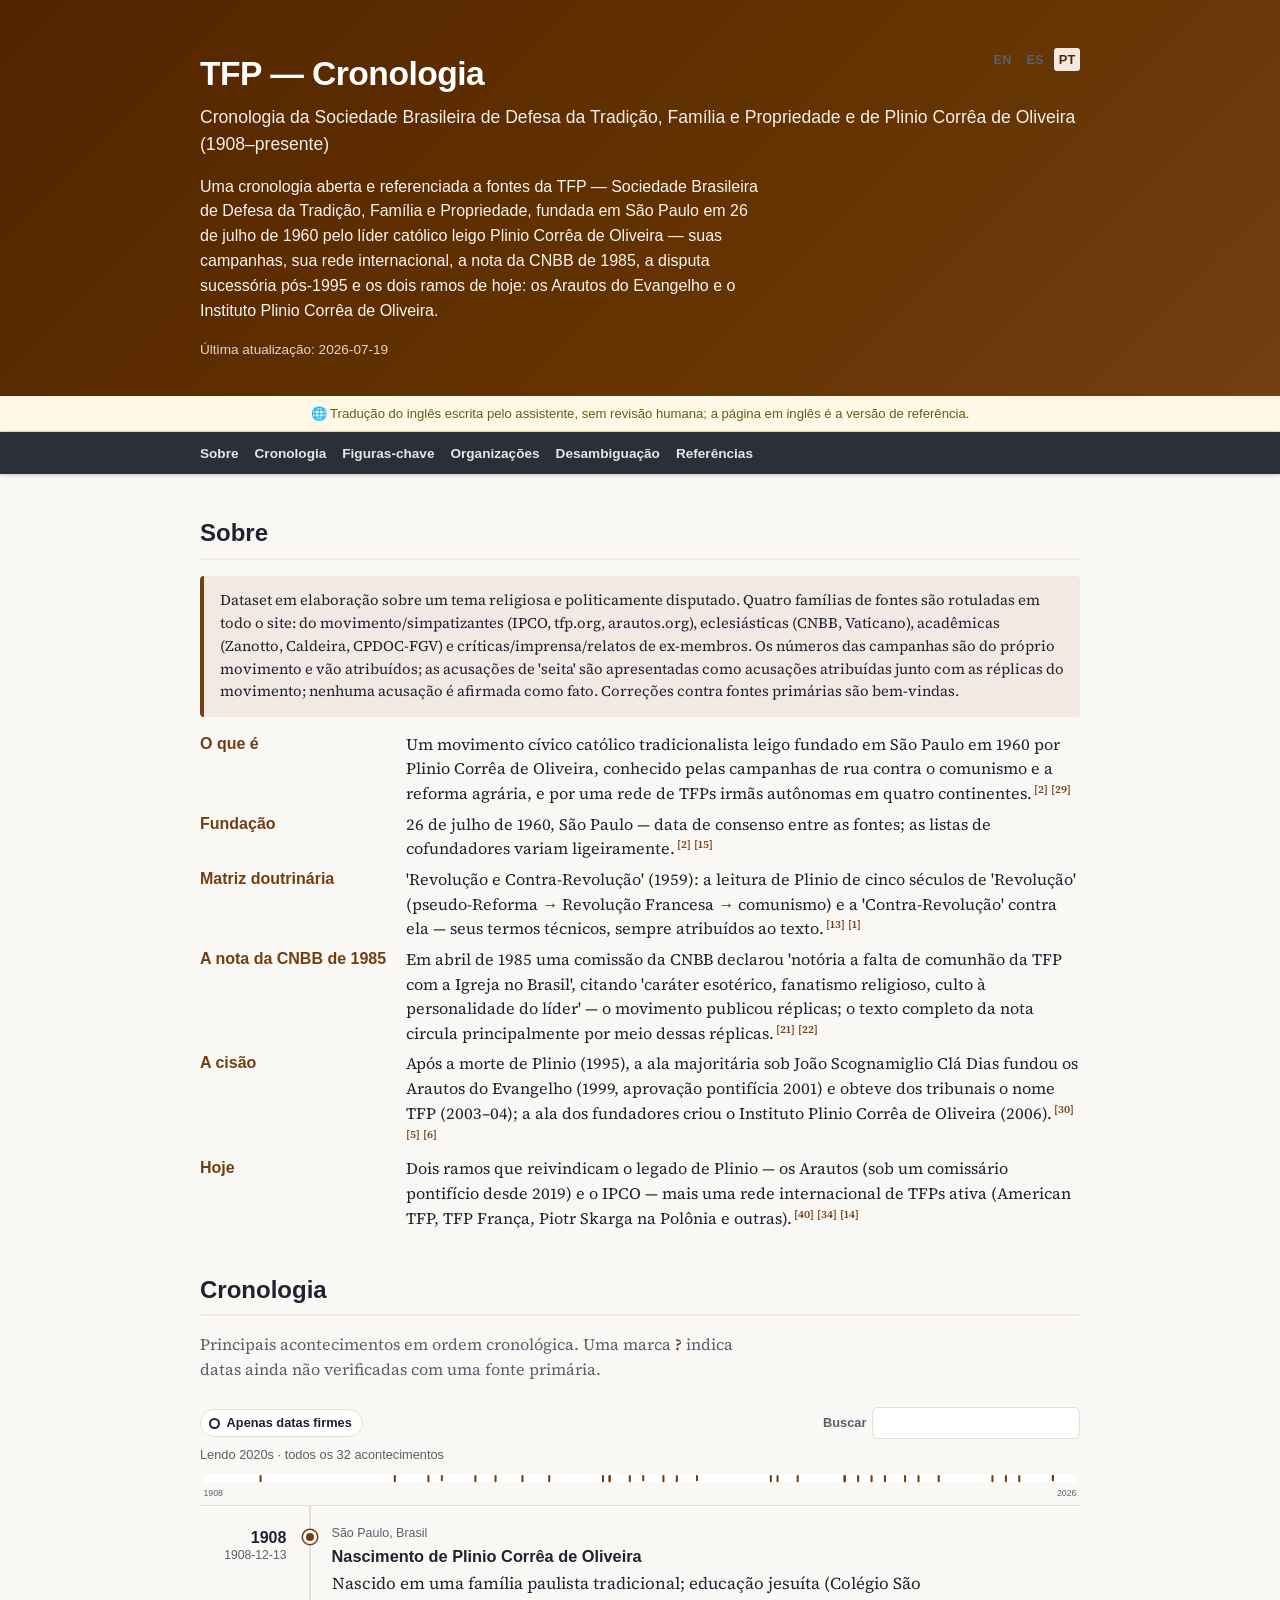
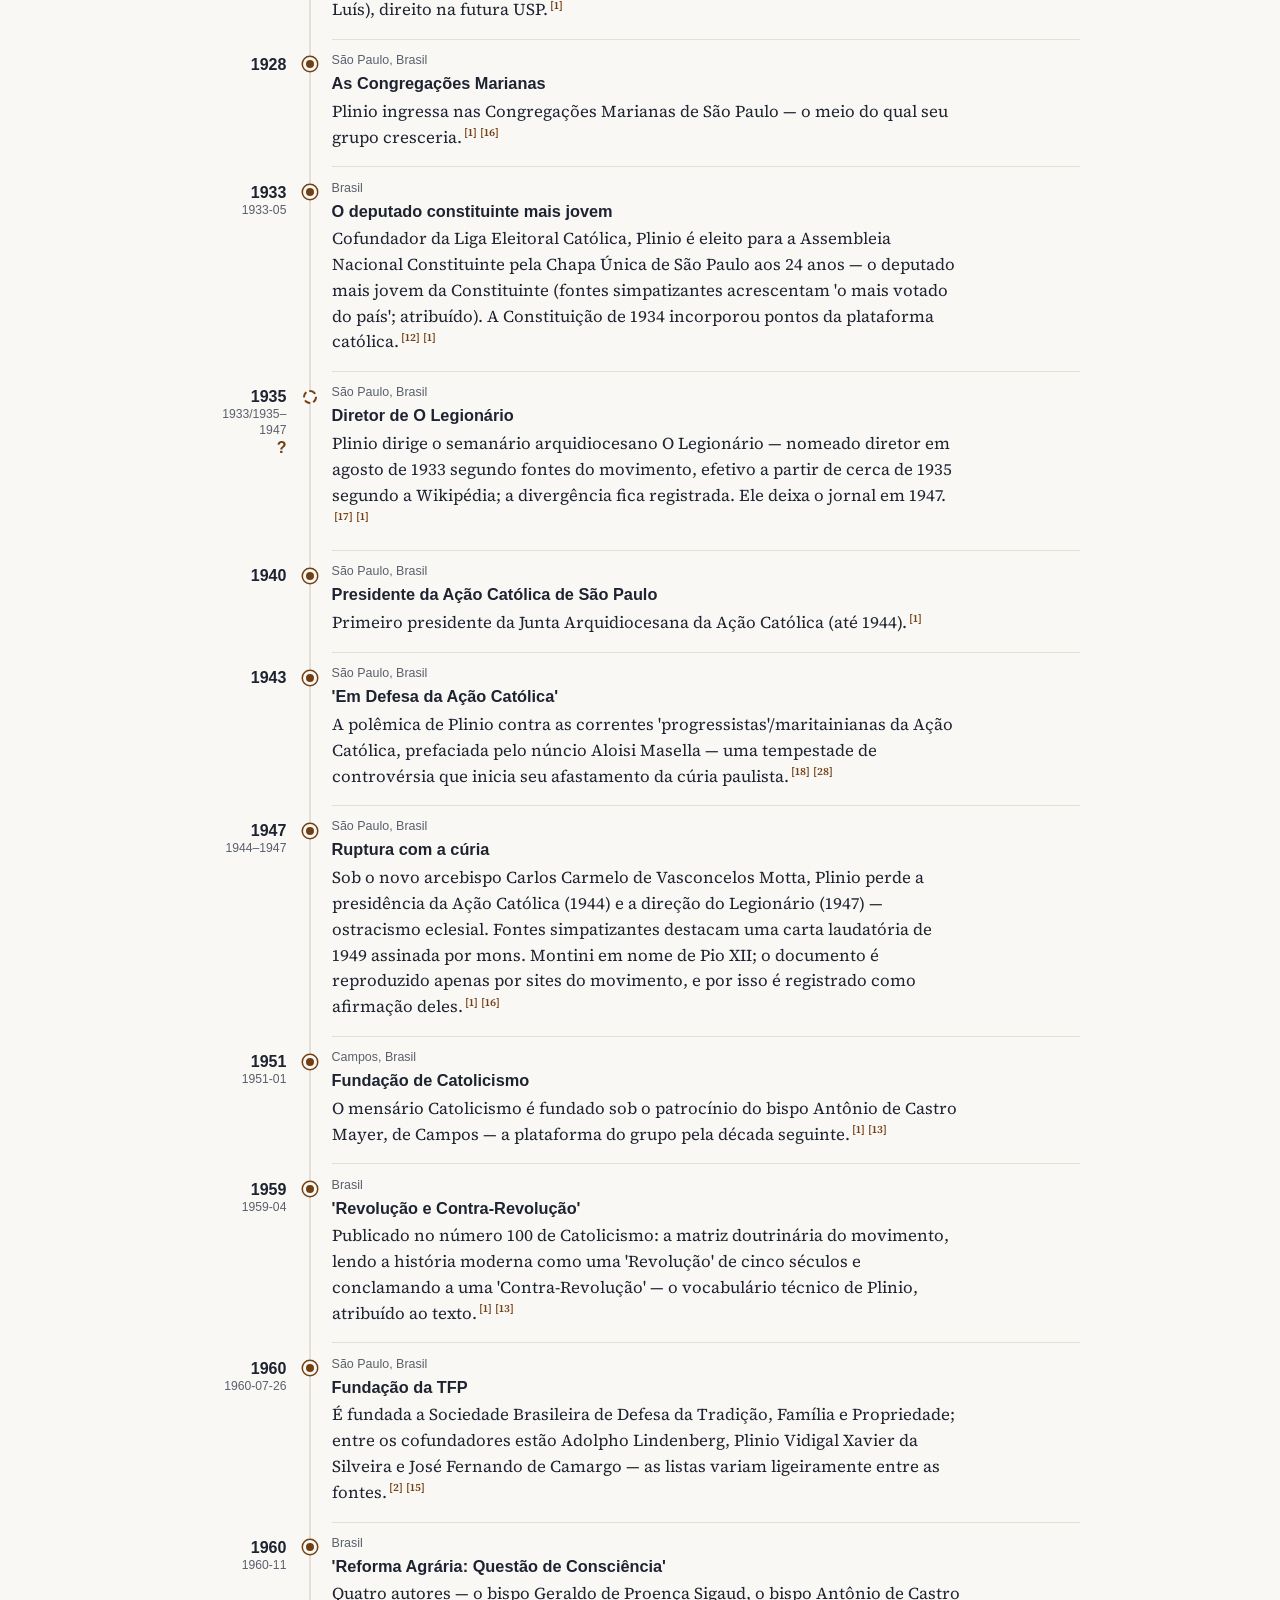
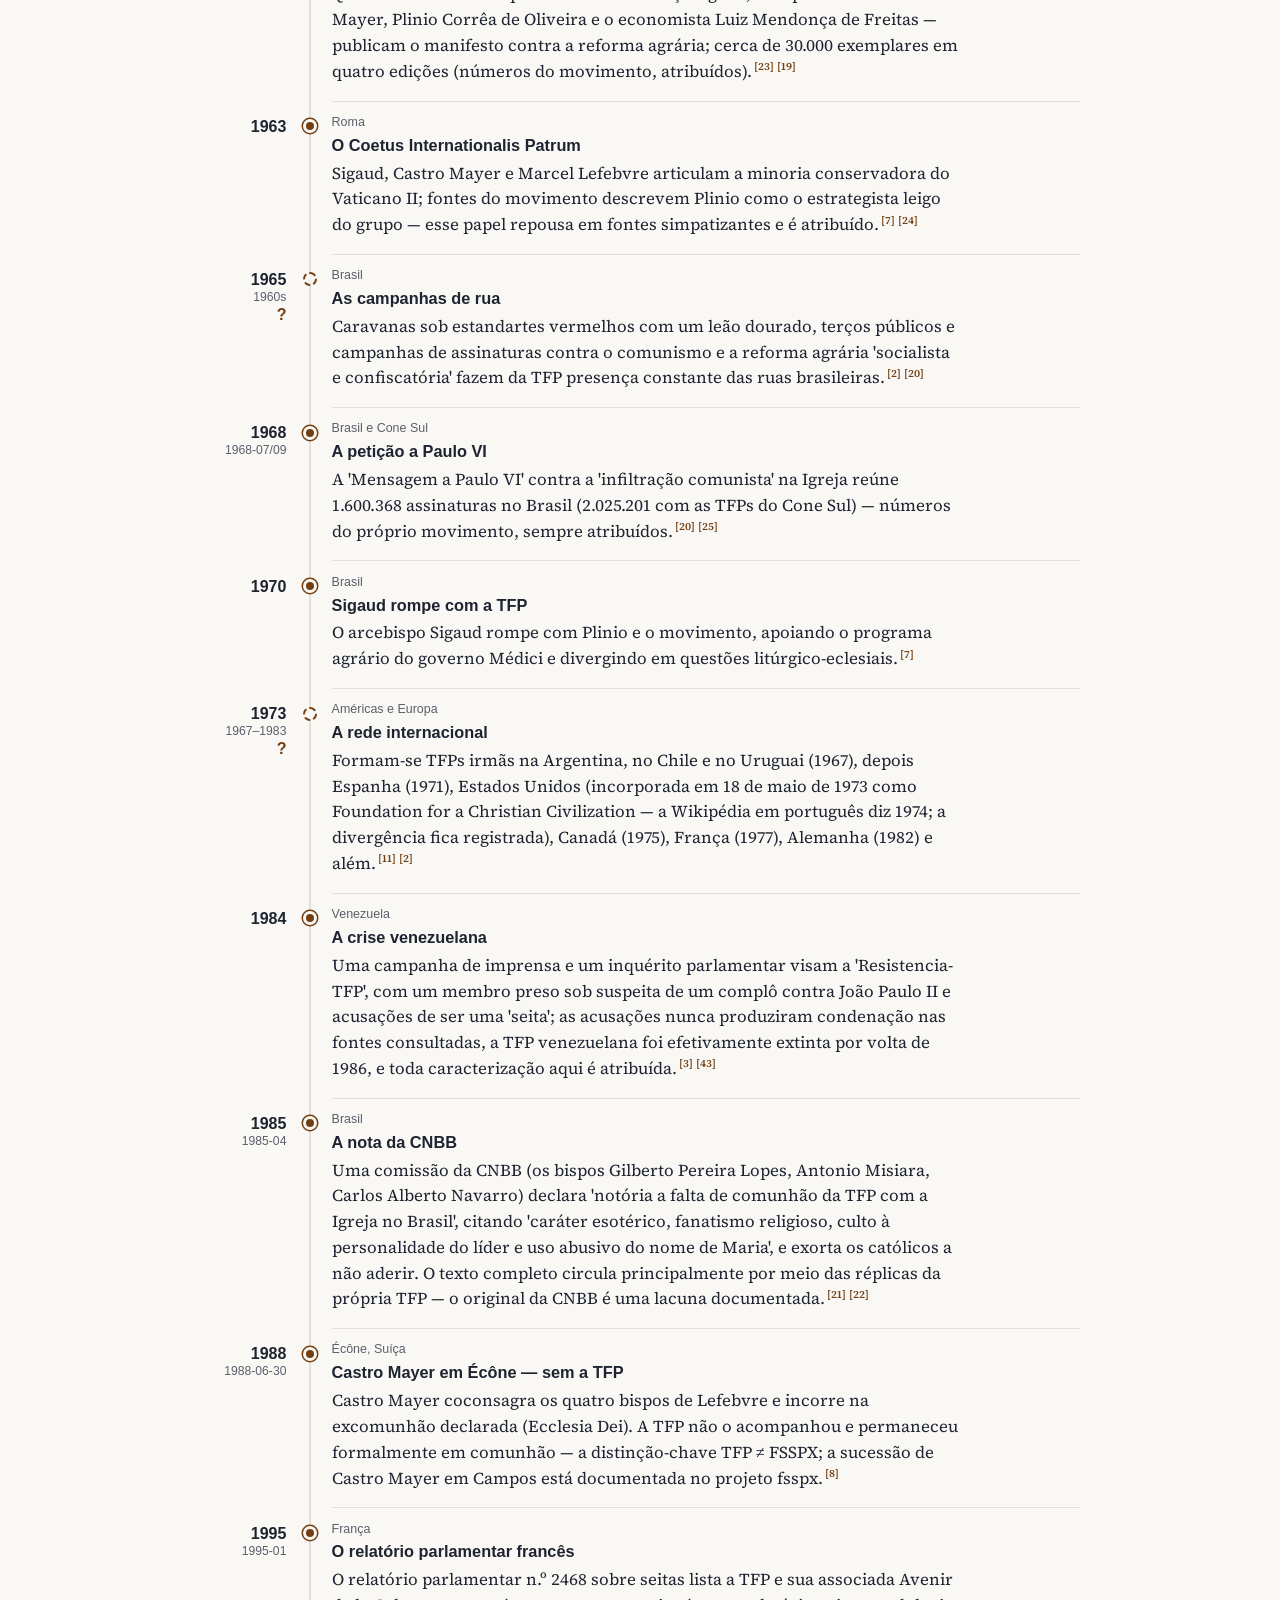
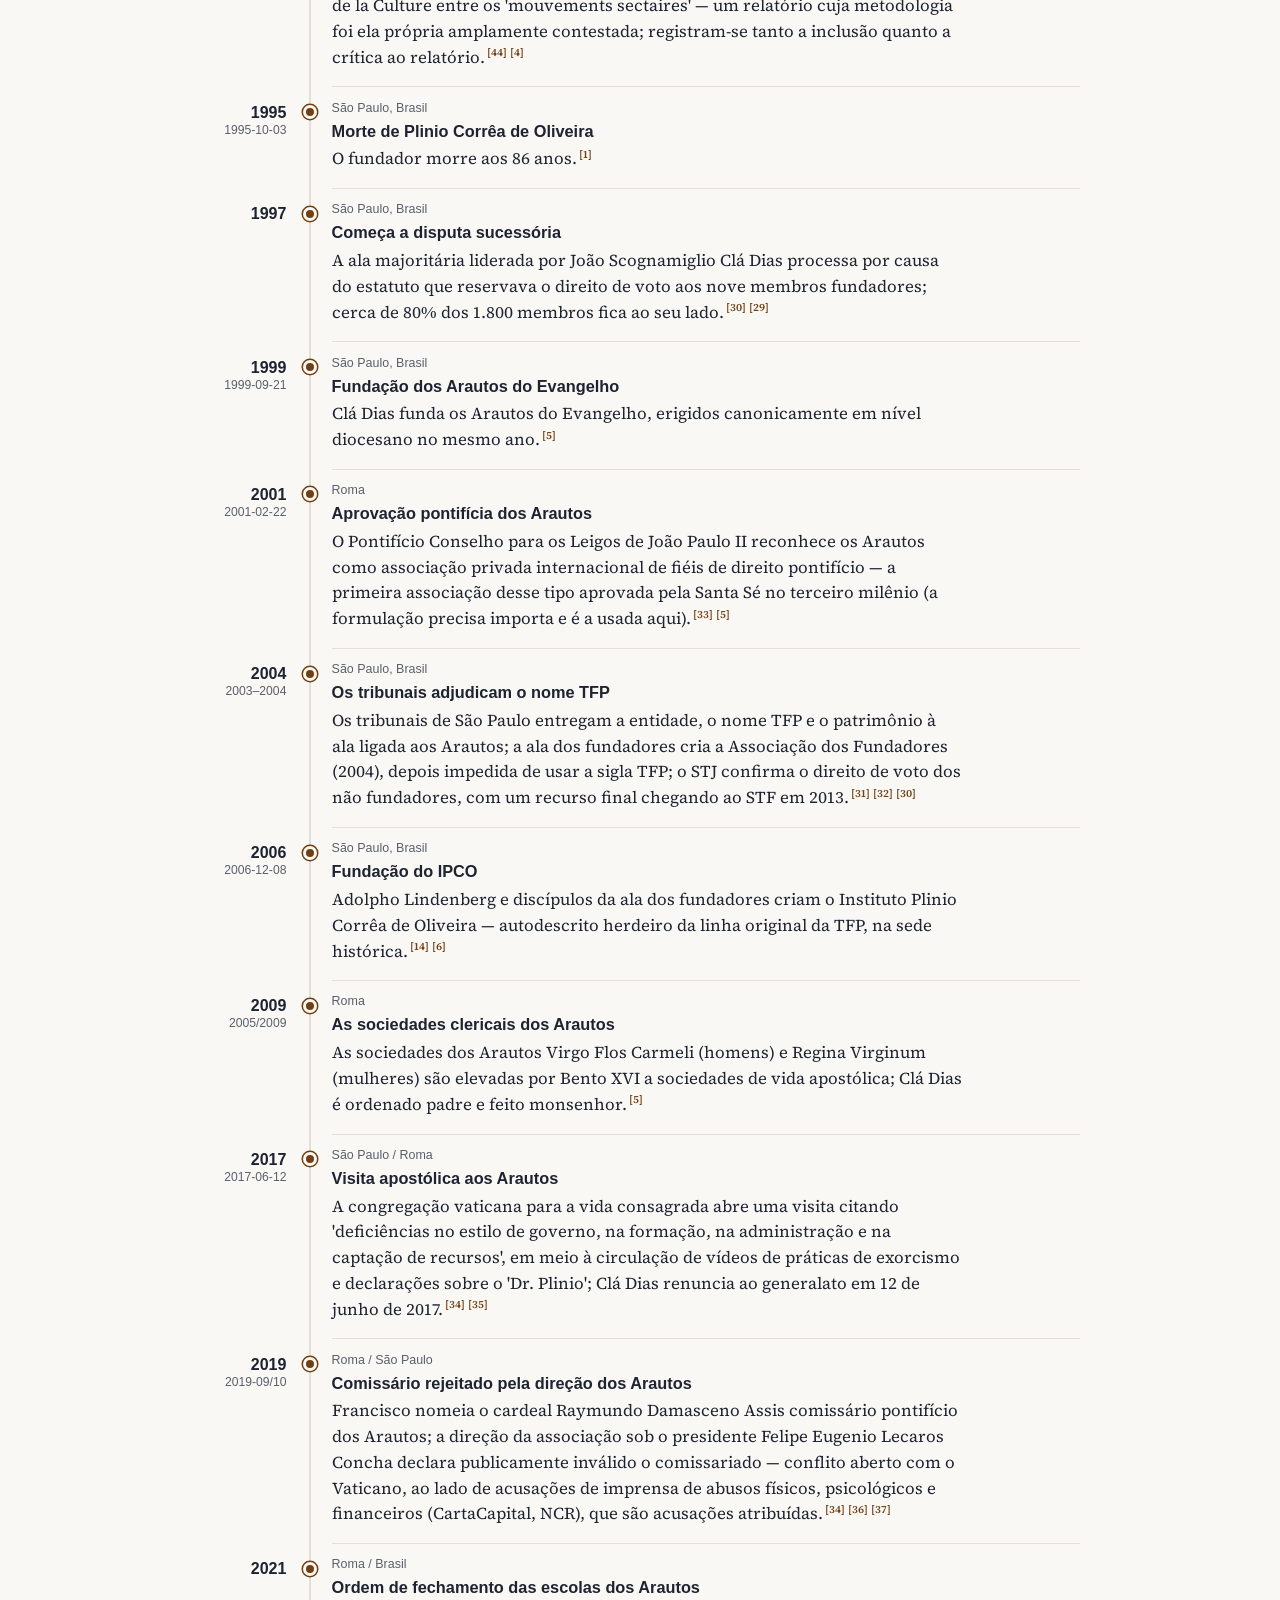
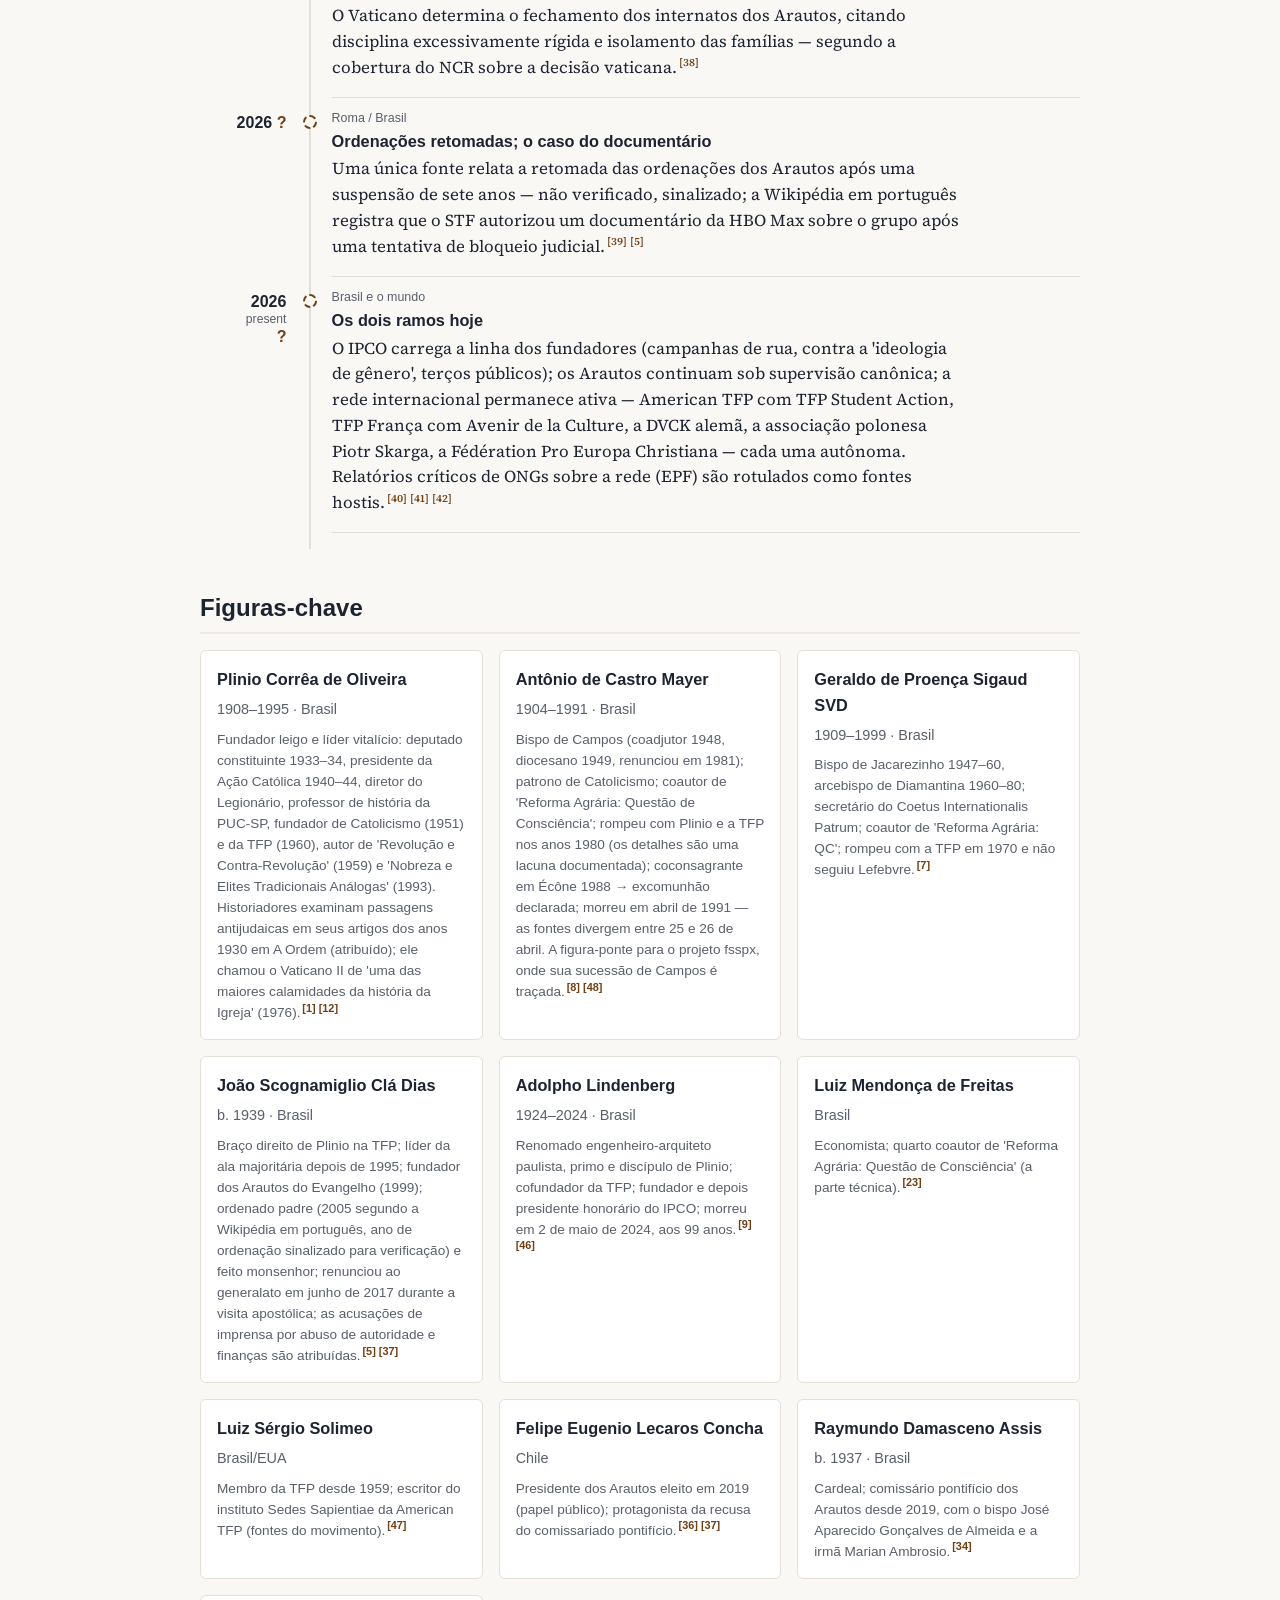
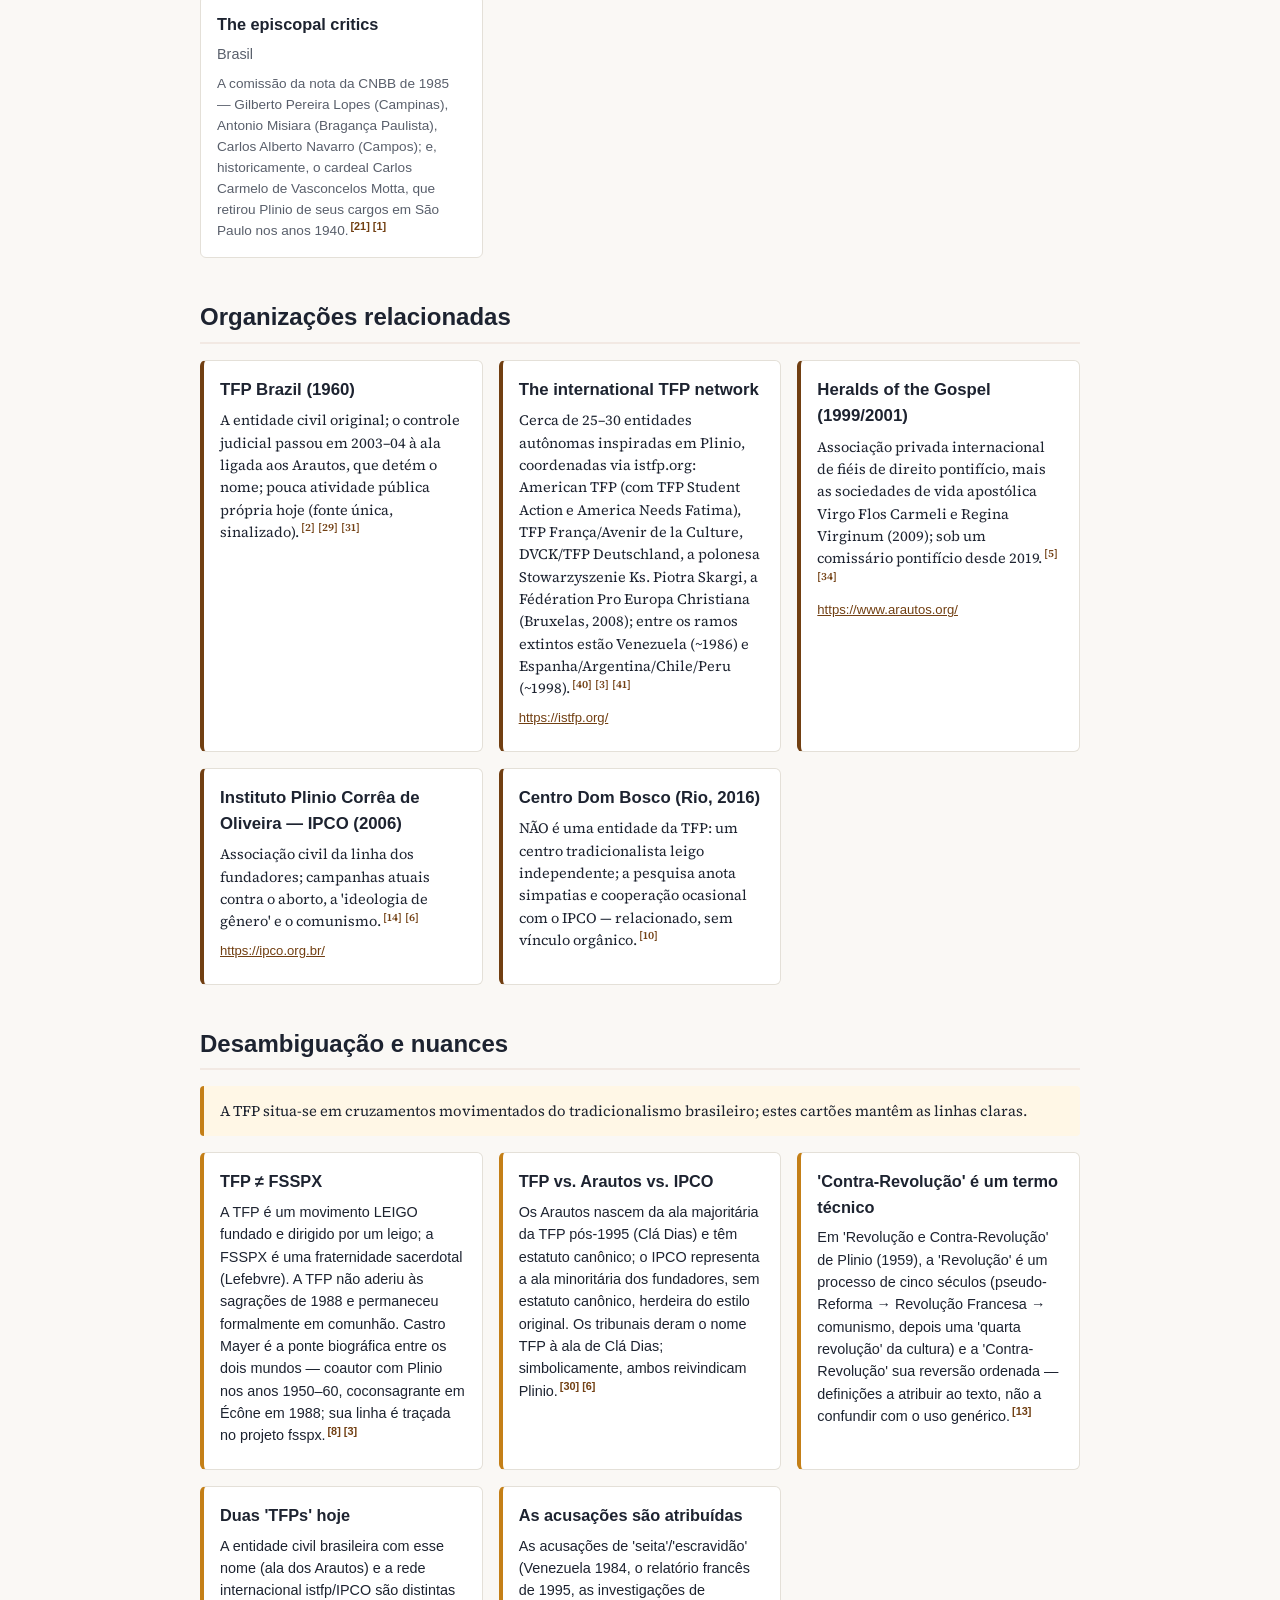
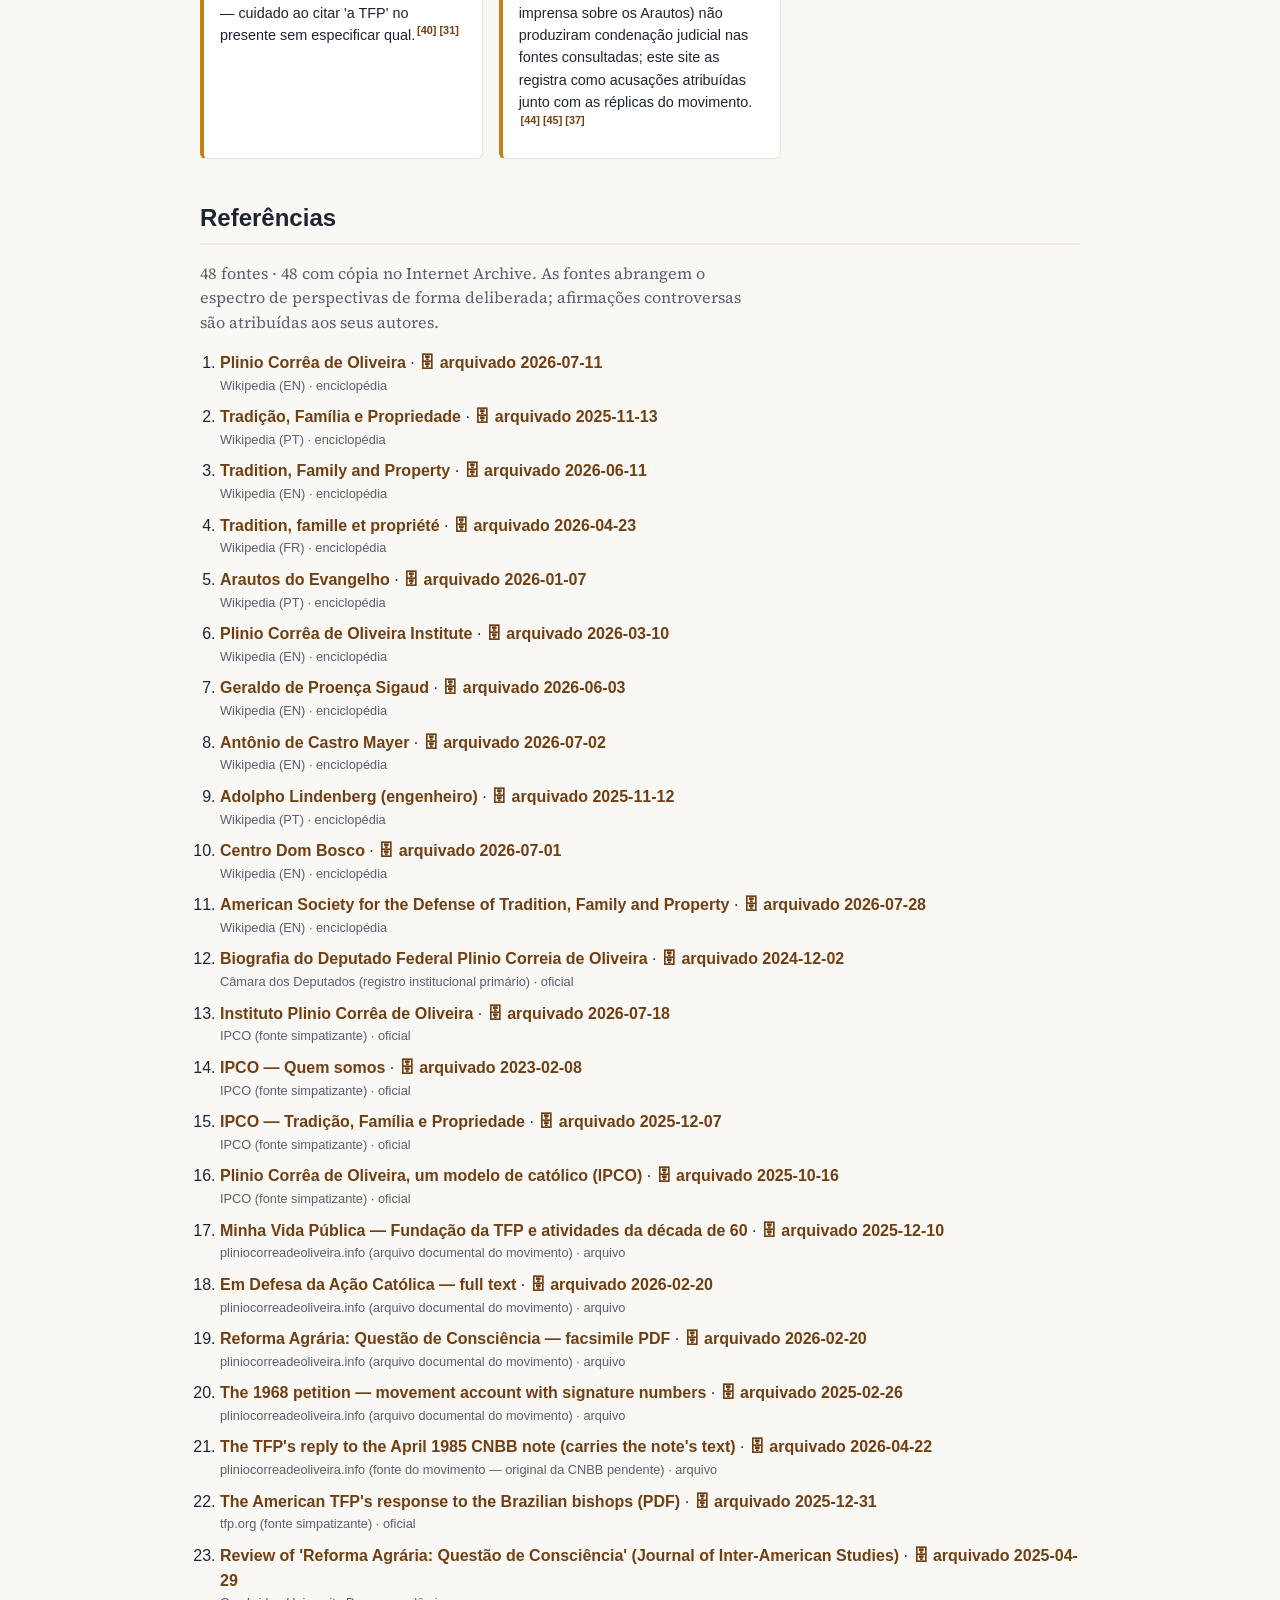
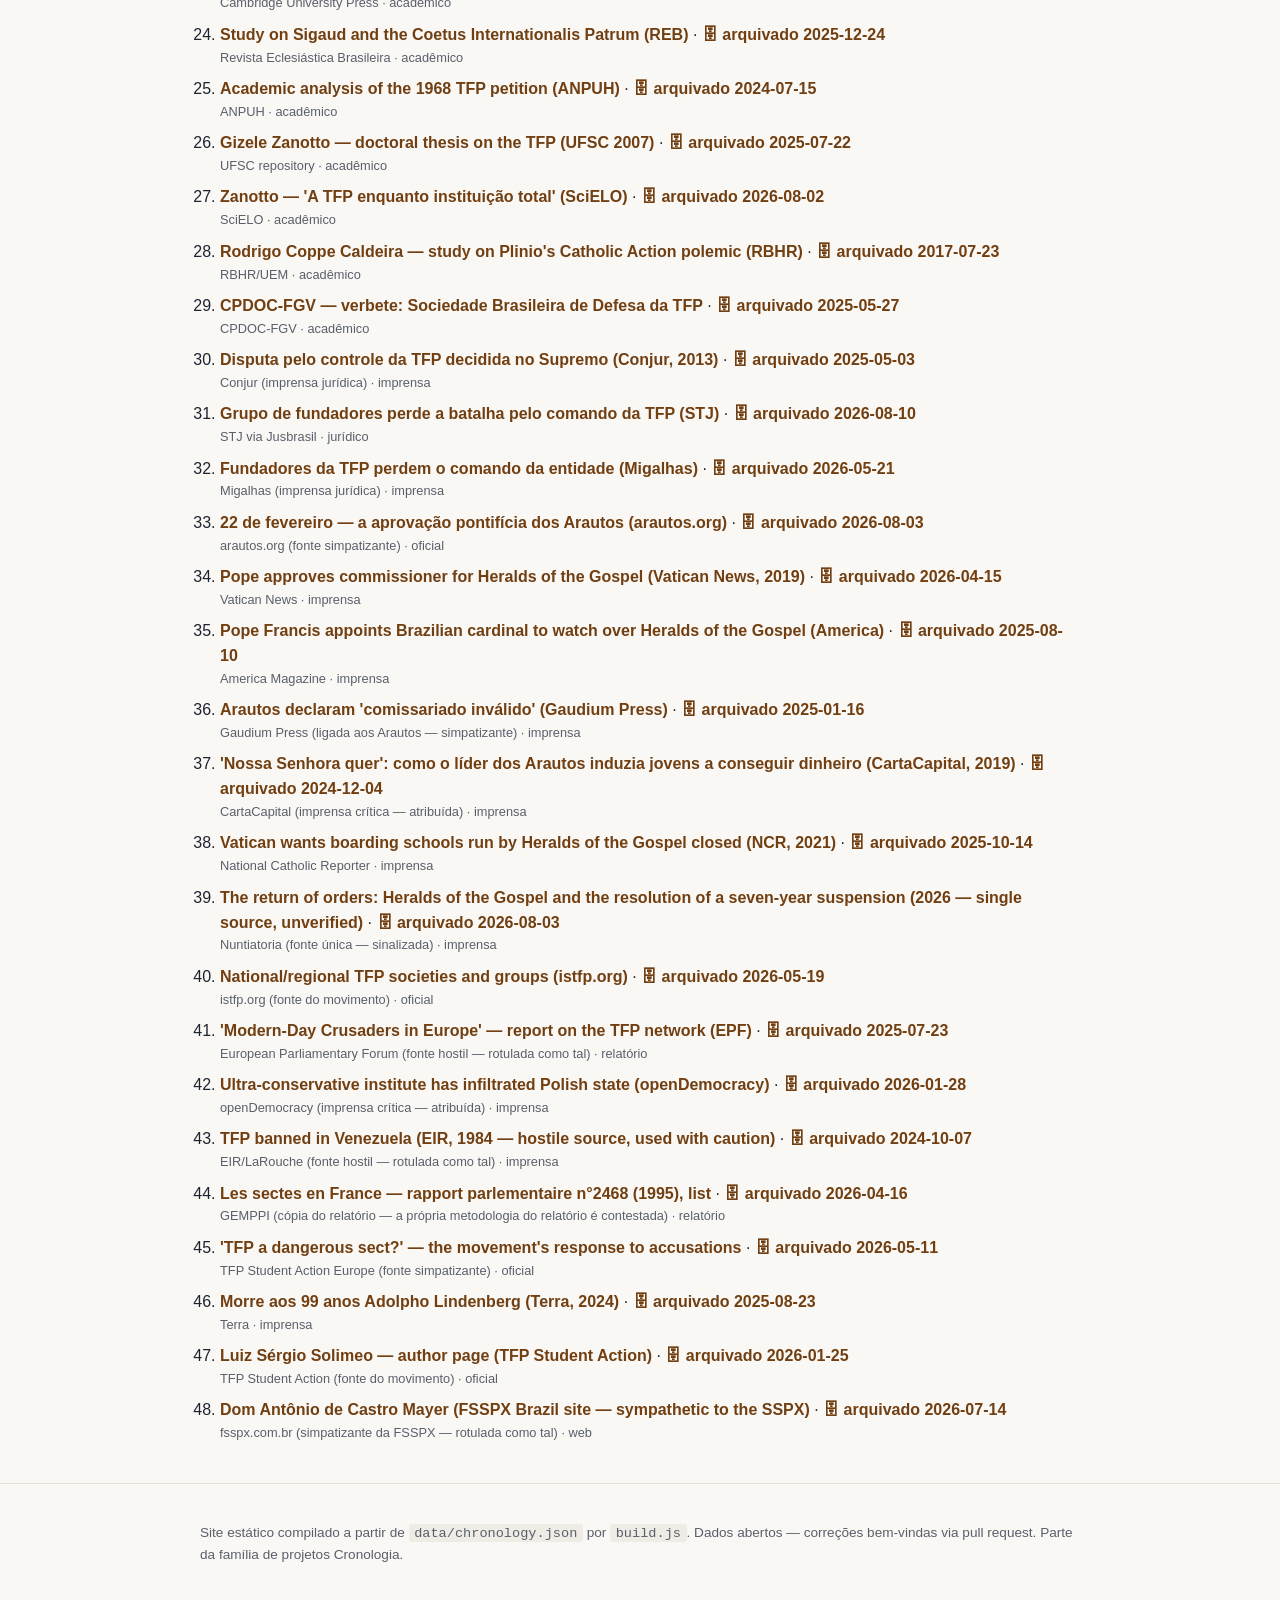
<file: docs/pt/index.html>
<!DOCTYPE html>
<html lang="pt">
<head>
  <meta charset="utf-8">
  <meta name="viewport" content="width=device-width, initial-scale=1">
  <title>TFP — Cronologia</title>
  <meta name="description" content="Uma cronologia aberta e referenciada a fontes da TFP — Sociedade Brasileira de Defesa da Tradição, Família e Propriedade, fundada em São Paulo em 26 de julho de 1960 pelo líder católico leigo Plinio Corrêa de Oliveira — suas campanhas, sua rede internacional, a nota da CNBB de 1985, a disputa sucessória pós-1995 e os dois ramos de hoje: os Arautos do Evangelho e o Instituto Plinio Corrêa de Oliveira.">
  <!-- Google tag (gtag.js) -->
  <script async src="https://www.googletagmanager.com/gtag/js?id=G-R9LV1QZHVE"></script>
  <script>
    window.dataLayer = window.dataLayer || [];
    function gtag(){dataLayer.push(arguments);}
    gtag('js', new Date());
    gtag('config', 'G-R9LV1QZHVE');
  </script>
  <link rel="stylesheet" href="../styles.css">
  <script src="../river.js" defer></script>
  <script src="../cite.js" defer data-label="Referência" data-all="Todas as referências"></script>
  <link rel="canonical" href="https://cronologia.github.io/tfp/pt/">
  <link rel="alternate" hreflang="en" href="https://cronologia.github.io/tfp/en/">
  <link rel="alternate" hreflang="es" href="https://cronologia.github.io/tfp/es/">
  <link rel="alternate" hreflang="pt" href="https://cronologia.github.io/tfp/pt/">
  <link rel="alternate" hreflang="x-default" href="https://cronologia.github.io/tfp/">
  <meta property="og:type" content="website">
  <meta property="og:site_name" content="TFP — Cronologia">
  <meta property="og:locale" content="pt_BR">
  <meta property="og:title" content="TFP — Cronologia">
  <meta property="og:description" content="Uma cronologia aberta e referenciada a fontes da TFP — Sociedade Brasileira de Defesa da Tradição, Família e Propriedade, fundada em São Paulo em 26 de julho de 1960 pelo líder católico leigo Plinio Corrêa de Oliveira — suas campanhas, sua rede internacional, a nota da CNBB de 1985, a disputa sucessória pós-1995 e os dois ramos de hoje: os Arautos do Evangelho e o Instituto Plinio Corrêa de Oliveira.">
  <meta property="og:url" content="https://cronologia.github.io/tfp/pt/">
  <meta name="twitter:card" content="summary">
  <meta name="twitter:title" content="TFP — Cronologia">
  <meta name="twitter:description" content="Uma cronologia aberta e referenciada a fontes da TFP — Sociedade Brasileira de Defesa da Tradição, Família e Propriedade, fundada em São Paulo em 26 de julho de 1960 pelo líder católico leigo Plinio Corrêa de Oliveira — suas campanhas, sua rede internacional, a nota da CNBB de 1985, a disputa sucessória pós-1995 e os dois ramos de hoje: os Arautos do Evangelho e o Instituto Plinio Corrêa de Oliveira.">
  <script type="application/ld+json">
  {
    "@context": "https://schema.org",
    "@type": "WebSite",
    "name": "TFP — Cronologia",
    "description": "Uma cronologia aberta e referenciada a fontes da TFP — Sociedade Brasileira de Defesa da Tradição, Família e Propriedade, fundada em São Paulo em 26 de julho de 1960 pelo líder católico leigo Plinio Corrêa de Oliveira — suas campanhas, sua rede internacional, a nota da CNBB de 1985, a disputa sucessória pós-1995 e os dois ramos de hoje: os Arautos do Evangelho e o Instituto Plinio Corrêa de Oliveira.",
    "url": "https://cronologia.github.io/tfp/pt/",
    "inLanguage": "pt"
  }
  </script>
</head>
<body>
  <header class="site-header">
    <div class="wrap">
      <nav class="lang-switch" aria-label="Idioma"><a href="../en/" hreflang="en">EN</a><a href="../es/" hreflang="es">ES</a><span class="lang-current" aria-current="true">PT</span></nav>
      <h1>TFP — Cronologia</h1>
      <p class="subtitle">Cronologia da Sociedade Brasileira de Defesa da Tradição, Família e Propriedade e de Plinio Corrêa de Oliveira (1908–presente)</p>
      <p class="lead">Uma cronologia aberta e referenciada a fontes da TFP — Sociedade Brasileira de Defesa da Tradição, Família e Propriedade, fundada em São Paulo em 26 de julho de 1960 pelo líder católico leigo Plinio Corrêa de Oliveira — suas campanhas, sua rede internacional, a nota da CNBB de 1985, a disputa sucessória pós-1995 e os dois ramos de hoje: os Arautos do Evangelho e o Instituto Plinio Corrêa de Oliveira.</p>
      <p class="updated">Última atualização: 2026-07-19</p>
    </div>
  </header>
  <div class="i18n-disclaimer" role="note">🌐 Tradução do inglês escrita pelo assistente, sem revisão humana; a página em inglês é a versão de referência.</div>

  <nav class="site-nav">
    <div class="wrap">
      <a href="#about">Sobre</a>
      <a href="#chronology">Cronologia</a>
      <a href="#figures">Figuras-chave</a>
      <a href="#organizations">Organizações</a>
      <a href="#disambiguation">Desambiguação</a>
      <a href="#references">Referências</a>
    </div>
  </nav>

  <main class="wrap">
    <section id="about">
      <h2>Sobre</h2>
      <p class="notice">Dataset em elaboração sobre um tema religiosa e politicamente disputado. Quatro famílias de fontes são rotuladas em todo o site: do movimento/simpatizantes (IPCO, tfp.org, arautos.org), eclesiásticas (CNBB, Vaticano), acadêmicas (Zanotto, Caldeira, CPDOC-FGV) e críticas/imprensa/relatos de ex-membros. Os números das campanhas são do próprio movimento e vão atribuídos; as acusações de &#39;seita&#39; são apresentadas como acusações atribuídas junto com as réplicas do movimento; nenhuma acusação é afirmada como fato. Correções contra fontes primárias são bem-vindas.</p>
      <dl class="facts">
        <dt>O que é</dt>
        <dd>Um movimento cívico católico tradicionalista leigo fundado em São Paulo em 1960 por Plinio Corrêa de Oliveira, conhecido pelas campanhas de rua contra o comunismo e a reforma agrária, e por uma rede de TFPs irmãs autônomas em quatro continentes.<sup class="cite"><a href="#ref-2" title="Reference 2">[2]</a> <a href="#ref-29" title="Reference 29">[29]</a></sup></dd>
        <dt>Fundação</dt>
        <dd>26 de julho de 1960, São Paulo — data de consenso entre as fontes; as listas de cofundadores variam ligeiramente.<sup class="cite"><a href="#ref-2" title="Reference 2">[2]</a> <a href="#ref-15" title="Reference 15">[15]</a></sup></dd>
        <dt>Matriz doutrinária</dt>
        <dd>&#39;Revolução e Contra-Revolução&#39; (1959): a leitura de Plinio de cinco séculos de &#39;Revolução&#39; (pseudo-Reforma → Revolução Francesa → comunismo) e a &#39;Contra-Revolução&#39; contra ela — seus termos técnicos, sempre atribuídos ao texto.<sup class="cite"><a href="#ref-13" title="Reference 13">[13]</a> <a href="#ref-1" title="Reference 1">[1]</a></sup></dd>
        <dt>A nota da CNBB de 1985</dt>
        <dd>Em abril de 1985 uma comissão da CNBB declarou &#39;notória a falta de comunhão da TFP com a Igreja no Brasil&#39;, citando &#39;caráter esotérico, fanatismo religioso, culto à personalidade do líder&#39; — o movimento publicou réplicas; o texto completo da nota circula principalmente por meio dessas réplicas.<sup class="cite"><a href="#ref-21" title="Reference 21">[21]</a> <a href="#ref-22" title="Reference 22">[22]</a></sup></dd>
        <dt>A cisão</dt>
        <dd>Após a morte de Plinio (1995), a ala majoritária sob João Scognamiglio Clá Dias fundou os Arautos do Evangelho (1999, aprovação pontifícia 2001) e obteve dos tribunais o nome TFP (2003–04); a ala dos fundadores criou o Instituto Plinio Corrêa de Oliveira (2006).<sup class="cite"><a href="#ref-30" title="Reference 30">[30]</a> <a href="#ref-5" title="Reference 5">[5]</a> <a href="#ref-6" title="Reference 6">[6]</a></sup></dd>
        <dt>Hoje</dt>
        <dd>Dois ramos que reivindicam o legado de Plinio — os Arautos (sob um comissário pontifício desde 2019) e o IPCO — mais uma rede internacional de TFPs ativa (American TFP, TFP França, Piotr Skarga na Polônia e outras).<sup class="cite"><a href="#ref-40" title="Reference 40">[40]</a> <a href="#ref-34" title="Reference 34">[34]</a> <a href="#ref-14" title="Reference 14">[14]</a></sup></dd>
      </dl>
    </section>

    <section id="chronology" class="river">
      <h2>Cronologia</h2>
      <p class="section-intro">Principais acontecimentos em ordem cronológica. Uma marca <span class="flag">?</span> indica
      datas ainda não verificadas com uma fonte primária.</p>
      <div class="rv-bar">
        <div class="rv-controls" role="group" aria-label="Filtrar a cronologia" hidden>
          <label class="rv-chip rv-firm"><input type="checkbox" data-firm><span class="rv-sw"></span>Apenas datas firmes</label>
          <label class="rv-find">Buscar <input type="search" autocomplete="off"></label>
          <p class="rv-status" aria-live="polite" data-all="todos os {n} acontecimentos" data-some="{n} de {total} acontecimentos exibidos" data-reading="Lendo"></p>
        </div>
        <svg class="rv-ribbon" viewBox="-4 0 1008 29" preserveAspectRatio="xMinYMid meet" role="img" aria-label="Visão geral dos 32 acontecimentos; as grandes lacunas do registro aparecem como cortes">
          <rect class="rv-row" x="0" y="2" width="1000" height="9"/>
          <line class="rv-tick rv-l0" data-i="0" x1="65.4" x2="65.4" y1="3.5" y2="9.5"/><line class="rv-tick rv-l0" data-i="1" x1="219.2" x2="219.2" y1="3.5" y2="9.5"/><line class="rv-tick rv-l0" data-i="2" x1="257.7" x2="257.7" y1="3.5" y2="9.5"/><line class="rv-tick rv-l0 rv-u" data-i="3" x1="273.1" x2="273.1" y1="3.5" y2="9.5"/><line class="rv-tick rv-l0" data-i="4" x1="311.5" x2="311.5" y1="3.5" y2="9.5"/><line class="rv-tick rv-l0" data-i="5" x1="334.6" x2="334.6" y1="3.5" y2="9.5"/><line class="rv-tick rv-l0" data-i="6" x1="365.4" x2="365.4" y1="3.5" y2="9.5"/><line class="rv-tick rv-l0" data-i="7" x1="396.1" x2="396.1" y1="3.5" y2="9.5"/><line class="rv-tick rv-l0" data-i="8" x1="457.7" x2="457.7" y1="3.5" y2="9.5"/><line class="rv-tick rv-l0" data-i="9" x1="465.3" x2="465.3" y1="3.5" y2="9.5"/><line class="rv-tick rv-l0" data-i="10" x1="465.3" x2="465.3" y1="3.5" y2="9.5"/><line class="rv-tick rv-l0" data-i="11" x1="488.4" x2="488.4" y1="3.5" y2="9.5"/><line class="rv-tick rv-l0 rv-u" data-i="12" x1="503.8" x2="503.8" y1="3.5" y2="9.5"/><line class="rv-tick rv-l0" data-i="13" x1="526.9" x2="526.9" y1="3.5" y2="9.5"/><line class="rv-tick rv-l0" data-i="14" x1="542.3" x2="542.3" y1="3.5" y2="9.5"/><line class="rv-tick rv-l0 rv-u" data-i="15" x1="565.4" x2="565.4" y1="3.5" y2="9.5"/><line class="rv-tick rv-l0" data-i="16" x1="650" x2="650" y1="3.5" y2="9.5"/><line class="rv-tick rv-l0" data-i="17" x1="657.7" x2="657.7" y1="3.5" y2="9.5"/><line class="rv-tick rv-l0" data-i="18" x1="680.8" x2="680.8" y1="3.5" y2="9.5"/><line class="rv-tick rv-l0" data-i="19" x1="734.6" x2="734.6" y1="3.5" y2="9.5"/><line class="rv-tick rv-l0" data-i="20" x1="734.6" x2="734.6" y1="3.5" y2="9.5"/><line class="rv-tick rv-l0" data-i="21" x1="750" x2="750" y1="3.5" y2="9.5"/><line class="rv-tick rv-l0" data-i="22" x1="765.4" x2="765.4" y1="3.5" y2="9.5"/><line class="rv-tick rv-l0" data-i="23" x1="780.7" x2="780.7" y1="3.5" y2="9.5"/><line class="rv-tick rv-l0" data-i="24" x1="803.8" x2="803.8" y1="3.5" y2="9.5"/><line class="rv-tick rv-l0" data-i="25" x1="819.2" x2="819.2" y1="3.5" y2="9.5"/><line class="rv-tick rv-l0" data-i="26" x1="842.3" x2="842.3" y1="3.5" y2="9.5"/><line class="rv-tick rv-l0" data-i="27" x1="903.9" x2="903.9" y1="3.5" y2="9.5"/><line class="rv-tick rv-l0" data-i="28" x1="919.3" x2="919.3" y1="3.5" y2="9.5"/><line class="rv-tick rv-l0" data-i="29" x1="934.6" x2="934.6" y1="3.5" y2="9.5"/><line class="rv-tick rv-l0 rv-u" data-i="30" x1="973.1" x2="973.1" y1="3.5" y2="9.5"/><line class="rv-tick rv-l0 rv-u" data-i="31" x1="973.1" x2="973.1" y1="3.5" y2="9.5"/>
          <text class="rv-axis" x="0" y="26" text-anchor="start">1908</text><text class="rv-axis" x="1000" y="26" text-anchor="end">2026</text><rect class="rv-win" x="0" y="0" width="0" height="13"/>
        </svg>
      </div>
      <ol class="rv-list" style="--lanes:1">
        <li class="rv-e" id="decade-1900" data-i="0" data-lanes="" data-decade="1900s">
          <div class="rv-year">1908<small>1908-12-13</small></div>
          <div class="rv-node" aria-hidden="true"><i class="rv-l0" style="--k:0"></i></div>
          <div class="rv-card">
            <p class="rv-kick"><span>São Paulo, Brasil</span></p>
            <h3>Nascimento de Plinio Corrêa de Oliveira</h3>
            <p class="rv-text">Nascido em uma família paulista tradicional; educação jesuíta (Colégio São Luís), direito na futura USP.<sup class="cite"><a href="#ref-1" title="Reference 1">[1]</a></sup></p>
          </div>
        </li>
        <li class="rv-e" id="decade-1920" data-i="1" data-lanes="" data-decade="1920s">
          <div class="rv-year">1928</div>
          <div class="rv-node" aria-hidden="true"><i class="rv-l0" style="--k:0"></i></div>
          <div class="rv-card">
            <p class="rv-kick"><span>São Paulo, Brasil</span></p>
            <h3>As Congregações Marianas</h3>
            <p class="rv-text">Plinio ingressa nas Congregações Marianas de São Paulo — o meio do qual seu grupo cresceria.<sup class="cite"><a href="#ref-1" title="Reference 1">[1]</a> <a href="#ref-16" title="Reference 16">[16]</a></sup></p>
          </div>
        </li>
        <li class="rv-e" id="decade-1930" data-i="2" data-lanes="" data-decade="1930s">
          <div class="rv-year">1933<small>1933-05</small></div>
          <div class="rv-node" aria-hidden="true"><i class="rv-l0" style="--k:0"></i></div>
          <div class="rv-card">
            <p class="rv-kick"><span>Brasil</span></p>
            <h3>O deputado constituinte mais jovem</h3>
            <p class="rv-text">Cofundador da Liga Eleitoral Católica, Plinio é eleito para a Assembleia Nacional Constituinte pela Chapa Única de São Paulo aos 24 anos — o deputado mais jovem da Constituinte (fontes simpatizantes acrescentam &#39;o mais votado do país&#39;; atribuído). A Constituição de 1934 incorporou pontos da plataforma católica.<sup class="cite"><a href="#ref-12" title="Reference 12">[12]</a> <a href="#ref-1" title="Reference 1">[1]</a></sup></p>
          </div>
        </li>
        <li class="rv-e rv-u" data-i="3" data-lanes="" data-decade="1930s">
          <div class="rv-year">1935<small>1933/1935–1947</small> <span class="flag" title="Data ainda não verificada com uma fonte primária">?</span></div>
          <div class="rv-node" aria-hidden="true"><i class="rv-l0" style="--k:0"></i></div>
          <div class="rv-card">
            <p class="rv-kick"><span>São Paulo, Brasil</span></p>
            <h3>Diretor de O Legionário</h3>
            <p class="rv-text">Plinio dirige o semanário arquidiocesano O Legionário — nomeado diretor em agosto de 1933 segundo fontes do movimento, efetivo a partir de cerca de 1935 segundo a Wikipédia; a divergência fica registrada. Ele deixa o jornal em 1947.<sup class="cite"><a href="#ref-17" title="Reference 17">[17]</a> <a href="#ref-1" title="Reference 1">[1]</a></sup></p>
          </div>
        </li>
        <li class="rv-e" id="decade-1940" data-i="4" data-lanes="" data-decade="1940s">
          <div class="rv-year">1940</div>
          <div class="rv-node" aria-hidden="true"><i class="rv-l0" style="--k:0"></i></div>
          <div class="rv-card">
            <p class="rv-kick"><span>São Paulo, Brasil</span></p>
            <h3>Presidente da Ação Católica de São Paulo</h3>
            <p class="rv-text">Primeiro presidente da Junta Arquidiocesana da Ação Católica (até 1944).<sup class="cite"><a href="#ref-1" title="Reference 1">[1]</a></sup></p>
          </div>
        </li>
        <li class="rv-e" data-i="5" data-lanes="" data-decade="1940s">
          <div class="rv-year">1943</div>
          <div class="rv-node" aria-hidden="true"><i class="rv-l0" style="--k:0"></i></div>
          <div class="rv-card">
            <p class="rv-kick"><span>São Paulo, Brasil</span></p>
            <h3>&#39;Em Defesa da Ação Católica&#39;</h3>
            <p class="rv-text">A polêmica de Plinio contra as correntes &#39;progressistas&#39;/maritainianas da Ação Católica, prefaciada pelo núncio Aloisi Masella — uma tempestade de controvérsia que inicia seu afastamento da cúria paulista.<sup class="cite"><a href="#ref-18" title="Reference 18">[18]</a> <a href="#ref-28" title="Reference 28">[28]</a></sup></p>
          </div>
        </li>
        <li class="rv-e" data-i="6" data-lanes="" data-decade="1940s">
          <div class="rv-year">1947<small>1944–1947</small></div>
          <div class="rv-node" aria-hidden="true"><i class="rv-l0" style="--k:0"></i></div>
          <div class="rv-card">
            <p class="rv-kick"><span>São Paulo, Brasil</span></p>
            <h3>Ruptura com a cúria</h3>
            <p class="rv-text">Sob o novo arcebispo Carlos Carmelo de Vasconcelos Motta, Plinio perde a presidência da Ação Católica (1944) e a direção do Legionário (1947) — ostracismo eclesial. Fontes simpatizantes destacam uma carta laudatória de 1949 assinada por mons. Montini em nome de Pio XII; o documento é reproduzido apenas por sites do movimento, e por isso é registrado como afirmação deles.<sup class="cite"><a href="#ref-1" title="Reference 1">[1]</a> <a href="#ref-16" title="Reference 16">[16]</a></sup></p>
          </div>
        </li>
        <li class="rv-e" id="decade-1950" data-i="7" data-lanes="" data-decade="1950s">
          <div class="rv-year">1951<small>1951-01</small></div>
          <div class="rv-node" aria-hidden="true"><i class="rv-l0" style="--k:0"></i></div>
          <div class="rv-card">
            <p class="rv-kick"><span>Campos, Brasil</span></p>
            <h3>Fundação de Catolicismo</h3>
            <p class="rv-text">O mensário Catolicismo é fundado sob o patrocínio do bispo Antônio de Castro Mayer, de Campos — a plataforma do grupo pela década seguinte.<sup class="cite"><a href="#ref-1" title="Reference 1">[1]</a> <a href="#ref-13" title="Reference 13">[13]</a></sup></p>
          </div>
        </li>
        <li class="rv-e" data-i="8" data-lanes="" data-decade="1950s">
          <div class="rv-year">1959<small>1959-04</small></div>
          <div class="rv-node" aria-hidden="true"><i class="rv-l0" style="--k:0"></i></div>
          <div class="rv-card">
            <p class="rv-kick"><span>Brasil</span></p>
            <h3>&#39;Revolução e Contra-Revolução&#39;</h3>
            <p class="rv-text">Publicado no número 100 de Catolicismo: a matriz doutrinária do movimento, lendo a história moderna como uma &#39;Revolução&#39; de cinco séculos e conclamando a uma &#39;Contra-Revolução&#39; — o vocabulário técnico de Plinio, atribuído ao texto.<sup class="cite"><a href="#ref-1" title="Reference 1">[1]</a> <a href="#ref-13" title="Reference 13">[13]</a></sup></p>
          </div>
        </li>
        <li class="rv-e" id="decade-1960" data-i="9" data-lanes="" data-decade="1960s">
          <div class="rv-year">1960<small>1960-07-26</small></div>
          <div class="rv-node" aria-hidden="true"><i class="rv-l0" style="--k:0"></i></div>
          <div class="rv-card">
            <p class="rv-kick"><span>São Paulo, Brasil</span></p>
            <h3>Fundação da TFP</h3>
            <p class="rv-text">É fundada a Sociedade Brasileira de Defesa da Tradição, Família e Propriedade; entre os cofundadores estão Adolpho Lindenberg, Plinio Vidigal Xavier da Silveira e José Fernando de Camargo — as listas variam ligeiramente entre as fontes.<sup class="cite"><a href="#ref-2" title="Reference 2">[2]</a> <a href="#ref-15" title="Reference 15">[15]</a></sup></p>
          </div>
        </li>
        <li class="rv-e" data-i="10" data-lanes="" data-decade="1960s">
          <div class="rv-year">1960<small>1960-11</small></div>
          <div class="rv-node" aria-hidden="true"><i class="rv-l0" style="--k:0"></i></div>
          <div class="rv-card">
            <p class="rv-kick"><span>Brasil</span></p>
            <h3>&#39;Reforma Agrária: Questão de Consciência&#39;</h3>
            <p class="rv-text">Quatro autores — o bispo Geraldo de Proença Sigaud, o bispo Antônio de Castro Mayer, Plinio Corrêa de Oliveira e o economista Luiz Mendonça de Freitas — publicam o manifesto contra a reforma agrária; cerca de 30.000 exemplares em quatro edições (números do movimento, atribuídos).<sup class="cite"><a href="#ref-23" title="Reference 23">[23]</a> <a href="#ref-19" title="Reference 19">[19]</a></sup></p>
          </div>
        </li>
        <li class="rv-e" data-i="11" data-lanes="" data-decade="1960s">
          <div class="rv-year">1963</div>
          <div class="rv-node" aria-hidden="true"><i class="rv-l0" style="--k:0"></i></div>
          <div class="rv-card">
            <p class="rv-kick"><span>Roma</span></p>
            <h3>O Coetus Internationalis Patrum</h3>
            <p class="rv-text">Sigaud, Castro Mayer e Marcel Lefebvre articulam a minoria conservadora do Vaticano II; fontes do movimento descrevem Plinio como o estrategista leigo do grupo — esse papel repousa em fontes simpatizantes e é atribuído.<sup class="cite"><a href="#ref-7" title="Reference 7">[7]</a> <a href="#ref-24" title="Reference 24">[24]</a></sup></p>
          </div>
        </li>
        <li class="rv-e rv-u" data-i="12" data-lanes="" data-decade="1960s">
          <div class="rv-year">1965<small>1960s</small> <span class="flag" title="Data ainda não verificada com uma fonte primária">?</span></div>
          <div class="rv-node" aria-hidden="true"><i class="rv-l0" style="--k:0"></i></div>
          <div class="rv-card">
            <p class="rv-kick"><span>Brasil</span></p>
            <h3>As campanhas de rua</h3>
            <p class="rv-text">Caravanas sob estandartes vermelhos com um leão dourado, terços públicos e campanhas de assinaturas contra o comunismo e a reforma agrária &#39;socialista e confiscatória&#39; fazem da TFP presença constante das ruas brasileiras.<sup class="cite"><a href="#ref-2" title="Reference 2">[2]</a> <a href="#ref-20" title="Reference 20">[20]</a></sup></p>
          </div>
        </li>
        <li class="rv-e" data-i="13" data-lanes="" data-decade="1960s">
          <div class="rv-year">1968<small>1968-07/09</small></div>
          <div class="rv-node" aria-hidden="true"><i class="rv-l0" style="--k:0"></i></div>
          <div class="rv-card">
            <p class="rv-kick"><span>Brasil e Cone Sul</span></p>
            <h3>A petição a Paulo VI</h3>
            <p class="rv-text">A &#39;Mensagem a Paulo VI&#39; contra a &#39;infiltração comunista&#39; na Igreja reúne 1.600.368 assinaturas no Brasil (2.025.201 com as TFPs do Cone Sul) — números do próprio movimento, sempre atribuídos.<sup class="cite"><a href="#ref-20" title="Reference 20">[20]</a> <a href="#ref-25" title="Reference 25">[25]</a></sup></p>
          </div>
        </li>
        <li class="rv-e" id="decade-1970" data-i="14" data-lanes="" data-decade="1970s">
          <div class="rv-year">1970</div>
          <div class="rv-node" aria-hidden="true"><i class="rv-l0" style="--k:0"></i></div>
          <div class="rv-card">
            <p class="rv-kick"><span>Brasil</span></p>
            <h3>Sigaud rompe com a TFP</h3>
            <p class="rv-text">O arcebispo Sigaud rompe com Plinio e o movimento, apoiando o programa agrário do governo Médici e divergindo em questões litúrgico-eclesiais.<sup class="cite"><a href="#ref-7" title="Reference 7">[7]</a></sup></p>
          </div>
        </li>
        <li class="rv-e rv-u" data-i="15" data-lanes="" data-decade="1970s">
          <div class="rv-year">1973<small>1967–1983</small> <span class="flag" title="Data ainda não verificada com uma fonte primária">?</span></div>
          <div class="rv-node" aria-hidden="true"><i class="rv-l0" style="--k:0"></i></div>
          <div class="rv-card">
            <p class="rv-kick"><span>Américas e Europa</span></p>
            <h3>A rede internacional</h3>
            <p class="rv-text">Formam-se TFPs irmãs na Argentina, no Chile e no Uruguai (1967), depois Espanha (1971), Estados Unidos (incorporada em 18 de maio de 1973 como Foundation for a Christian Civilization — a Wikipédia em português diz 1974; a divergência fica registrada), Canadá (1975), França (1977), Alemanha (1982) e além.<sup class="cite"><a href="#ref-11" title="Reference 11">[11]</a> <a href="#ref-2" title="Reference 2">[2]</a></sup></p>
          </div>
        </li>
        <li class="rv-e" id="decade-1980" data-i="16" data-lanes="" data-decade="1980s">
          <div class="rv-year">1984</div>
          <div class="rv-node" aria-hidden="true"><i class="rv-l0" style="--k:0"></i></div>
          <div class="rv-card">
            <p class="rv-kick"><span>Venezuela</span></p>
            <h3>A crise venezuelana</h3>
            <p class="rv-text">Uma campanha de imprensa e um inquérito parlamentar visam a &#39;Resistencia-TFP&#39;, com um membro preso sob suspeita de um complô contra João Paulo II e acusações de ser uma &#39;seita&#39;; as acusações nunca produziram condenação nas fontes consultadas, a TFP venezuelana foi efetivamente extinta por volta de 1986, e toda caracterização aqui é atribuída.<sup class="cite"><a href="#ref-3" title="Reference 3">[3]</a> <a href="#ref-43" title="Reference 43">[43]</a></sup></p>
          </div>
        </li>
        <li class="rv-e" data-i="17" data-lanes="" data-decade="1980s">
          <div class="rv-year">1985<small>1985-04</small></div>
          <div class="rv-node" aria-hidden="true"><i class="rv-l0" style="--k:0"></i></div>
          <div class="rv-card">
            <p class="rv-kick"><span>Brasil</span></p>
            <h3>A nota da CNBB</h3>
            <p class="rv-text">Uma comissão da CNBB (os bispos Gilberto Pereira Lopes, Antonio Misiara, Carlos Alberto Navarro) declara &#39;notória a falta de comunhão da TFP com a Igreja no Brasil&#39;, citando &#39;caráter esotérico, fanatismo religioso, culto à personalidade do líder e uso abusivo do nome de Maria&#39;, e exorta os católicos a não aderir. O texto completo circula principalmente por meio das réplicas da própria TFP — o original da CNBB é uma lacuna documentada.<sup class="cite"><a href="#ref-21" title="Reference 21">[21]</a> <a href="#ref-22" title="Reference 22">[22]</a></sup></p>
          </div>
        </li>
        <li class="rv-e" data-i="18" data-lanes="" data-decade="1980s">
          <div class="rv-year">1988<small>1988-06-30</small></div>
          <div class="rv-node" aria-hidden="true"><i class="rv-l0" style="--k:0"></i></div>
          <div class="rv-card">
            <p class="rv-kick"><span>Écône, Suíça</span></p>
            <h3>Castro Mayer em Écône — sem a TFP</h3>
            <p class="rv-text">Castro Mayer coconsagra os quatro bispos de Lefebvre e incorre na excomunhão declarada (Ecclesia Dei). A TFP não o acompanhou e permaneceu formalmente em comunhão — a distinção-chave TFP ≠ FSSPX; a sucessão de Castro Mayer em Campos está documentada no projeto fsspx.<sup class="cite"><a href="#ref-8" title="Reference 8">[8]</a></sup></p>
          </div>
        </li>
        <li class="rv-e" id="decade-1990" data-i="19" data-lanes="" data-decade="1990s">
          <div class="rv-year">1995<small>1995-01</small></div>
          <div class="rv-node" aria-hidden="true"><i class="rv-l0" style="--k:0"></i></div>
          <div class="rv-card">
            <p class="rv-kick"><span>França</span></p>
            <h3>O relatório parlamentar francês</h3>
            <p class="rv-text">O relatório parlamentar n.º 2468 sobre seitas lista a TFP e sua associada Avenir de la Culture entre os &#39;mouvements sectaires&#39; — um relatório cuja metodologia foi ela própria amplamente contestada; registram-se tanto a inclusão quanto a crítica ao relatório.<sup class="cite"><a href="#ref-44" title="Reference 44">[44]</a> <a href="#ref-4" title="Reference 4">[4]</a></sup></p>
          </div>
        </li>
        <li class="rv-e" data-i="20" data-lanes="" data-decade="1990s">
          <div class="rv-year">1995<small>1995-10-03</small></div>
          <div class="rv-node" aria-hidden="true"><i class="rv-l0" style="--k:0"></i></div>
          <div class="rv-card">
            <p class="rv-kick"><span>São Paulo, Brasil</span></p>
            <h3>Morte de Plinio Corrêa de Oliveira</h3>
            <p class="rv-text">O fundador morre aos 86 anos.<sup class="cite"><a href="#ref-1" title="Reference 1">[1]</a></sup></p>
          </div>
        </li>
        <li class="rv-e" data-i="21" data-lanes="" data-decade="1990s">
          <div class="rv-year">1997</div>
          <div class="rv-node" aria-hidden="true"><i class="rv-l0" style="--k:0"></i></div>
          <div class="rv-card">
            <p class="rv-kick"><span>São Paulo, Brasil</span></p>
            <h3>Começa a disputa sucessória</h3>
            <p class="rv-text">A ala majoritária liderada por João Scognamiglio Clá Dias processa por causa do estatuto que reservava o direito de voto aos nove membros fundadores; cerca de 80% dos 1.800 membros fica ao seu lado.<sup class="cite"><a href="#ref-30" title="Reference 30">[30]</a> <a href="#ref-29" title="Reference 29">[29]</a></sup></p>
          </div>
        </li>
        <li class="rv-e" data-i="22" data-lanes="" data-decade="1990s">
          <div class="rv-year">1999<small>1999-09-21</small></div>
          <div class="rv-node" aria-hidden="true"><i class="rv-l0" style="--k:0"></i></div>
          <div class="rv-card">
            <p class="rv-kick"><span>São Paulo, Brasil</span></p>
            <h3>Fundação dos Arautos do Evangelho</h3>
            <p class="rv-text">Clá Dias funda os Arautos do Evangelho, erigidos canonicamente em nível diocesano no mesmo ano.<sup class="cite"><a href="#ref-5" title="Reference 5">[5]</a></sup></p>
          </div>
        </li>
        <li class="rv-e" id="decade-2000" data-i="23" data-lanes="" data-decade="2000s">
          <div class="rv-year">2001<small>2001-02-22</small></div>
          <div class="rv-node" aria-hidden="true"><i class="rv-l0" style="--k:0"></i></div>
          <div class="rv-card">
            <p class="rv-kick"><span>Roma</span></p>
            <h3>Aprovação pontifícia dos Arautos</h3>
            <p class="rv-text">O Pontifício Conselho para os Leigos de João Paulo II reconhece os Arautos como associação privada internacional de fiéis de direito pontifício — a primeira associação desse tipo aprovada pela Santa Sé no terceiro milênio (a formulação precisa importa e é a usada aqui).<sup class="cite"><a href="#ref-33" title="Reference 33">[33]</a> <a href="#ref-5" title="Reference 5">[5]</a></sup></p>
          </div>
        </li>
        <li class="rv-e" data-i="24" data-lanes="" data-decade="2000s">
          <div class="rv-year">2004<small>2003–2004</small></div>
          <div class="rv-node" aria-hidden="true"><i class="rv-l0" style="--k:0"></i></div>
          <div class="rv-card">
            <p class="rv-kick"><span>São Paulo, Brasil</span></p>
            <h3>Os tribunais adjudicam o nome TFP</h3>
            <p class="rv-text">Os tribunais de São Paulo entregam a entidade, o nome TFP e o patrimônio à ala ligada aos Arautos; a ala dos fundadores cria a Associação dos Fundadores (2004), depois impedida de usar a sigla TFP; o STJ confirma o direito de voto dos não fundadores, com um recurso final chegando ao STF em 2013.<sup class="cite"><a href="#ref-31" title="Reference 31">[31]</a> <a href="#ref-32" title="Reference 32">[32]</a> <a href="#ref-30" title="Reference 30">[30]</a></sup></p>
          </div>
        </li>
        <li class="rv-e" data-i="25" data-lanes="" data-decade="2000s">
          <div class="rv-year">2006<small>2006-12-08</small></div>
          <div class="rv-node" aria-hidden="true"><i class="rv-l0" style="--k:0"></i></div>
          <div class="rv-card">
            <p class="rv-kick"><span>São Paulo, Brasil</span></p>
            <h3>Fundação do IPCO</h3>
            <p class="rv-text">Adolpho Lindenberg e discípulos da ala dos fundadores criam o Instituto Plinio Corrêa de Oliveira — autodescrito herdeiro da linha original da TFP, na sede histórica.<sup class="cite"><a href="#ref-14" title="Reference 14">[14]</a> <a href="#ref-6" title="Reference 6">[6]</a></sup></p>
          </div>
        </li>
        <li class="rv-e" data-i="26" data-lanes="" data-decade="2000s">
          <div class="rv-year">2009<small>2005/2009</small></div>
          <div class="rv-node" aria-hidden="true"><i class="rv-l0" style="--k:0"></i></div>
          <div class="rv-card">
            <p class="rv-kick"><span>Roma</span></p>
            <h3>As sociedades clericais dos Arautos</h3>
            <p class="rv-text">As sociedades dos Arautos Virgo Flos Carmeli (homens) e Regina Virginum (mulheres) são elevadas por Bento XVI a sociedades de vida apostólica; Clá Dias é ordenado padre e feito monsenhor.<sup class="cite"><a href="#ref-5" title="Reference 5">[5]</a></sup></p>
          </div>
        </li>
        <li class="rv-e" id="decade-2010" data-i="27" data-lanes="" data-decade="2010s">
          <div class="rv-year">2017<small>2017-06-12</small></div>
          <div class="rv-node" aria-hidden="true"><i class="rv-l0" style="--k:0"></i></div>
          <div class="rv-card">
            <p class="rv-kick"><span>São Paulo / Roma</span></p>
            <h3>Visita apostólica aos Arautos</h3>
            <p class="rv-text">A congregação vaticana para a vida consagrada abre uma visita citando &#39;deficiências no estilo de governo, na formação, na administração e na captação de recursos&#39;, em meio à circulação de vídeos de práticas de exorcismo e declarações sobre o &#39;Dr. Plinio&#39;; Clá Dias renuncia ao generalato em 12 de junho de 2017.<sup class="cite"><a href="#ref-34" title="Reference 34">[34]</a> <a href="#ref-35" title="Reference 35">[35]</a></sup></p>
          </div>
        </li>
        <li class="rv-e" data-i="28" data-lanes="" data-decade="2010s">
          <div class="rv-year">2019<small>2019-09/10</small></div>
          <div class="rv-node" aria-hidden="true"><i class="rv-l0" style="--k:0"></i></div>
          <div class="rv-card">
            <p class="rv-kick"><span>Roma / São Paulo</span></p>
            <h3>Comissário rejeitado pela direção dos Arautos</h3>
            <p class="rv-text">Francisco nomeia o cardeal Raymundo Damasceno Assis comissário pontifício dos Arautos; a direção da associação sob o presidente Felipe Eugenio Lecaros Concha declara publicamente inválido o comissariado — conflito aberto com o Vaticano, ao lado de acusações de imprensa de abusos físicos, psicológicos e financeiros (CartaCapital, NCR), que são acusações atribuídas.<sup class="cite"><a href="#ref-34" title="Reference 34">[34]</a> <a href="#ref-36" title="Reference 36">[36]</a> <a href="#ref-37" title="Reference 37">[37]</a></sup></p>
          </div>
        </li>
        <li class="rv-e" id="decade-2020" data-i="29" data-lanes="" data-decade="2020s">
          <div class="rv-year">2021</div>
          <div class="rv-node" aria-hidden="true"><i class="rv-l0" style="--k:0"></i></div>
          <div class="rv-card">
            <p class="rv-kick"><span>Roma / Brasil</span></p>
            <h3>Ordem de fechamento das escolas dos Arautos</h3>
            <p class="rv-text">O Vaticano determina o fechamento dos internatos dos Arautos, citando disciplina excessivamente rígida e isolamento das famílias — segundo a cobertura do NCR sobre a decisão vaticana.<sup class="cite"><a href="#ref-38" title="Reference 38">[38]</a></sup></p>
          </div>
        </li>
        <li class="rv-e rv-u" data-i="30" data-lanes="" data-decade="2020s">
          <div class="rv-year">2026 <span class="flag" title="Data ainda não verificada com uma fonte primária">?</span></div>
          <div class="rv-node" aria-hidden="true"><i class="rv-l0" style="--k:0"></i></div>
          <div class="rv-card">
            <p class="rv-kick"><span>Roma / Brasil</span></p>
            <h3>Ordenações retomadas; o caso do documentário</h3>
            <p class="rv-text">Uma única fonte relata a retomada das ordenações dos Arautos após uma suspensão de sete anos — não verificado, sinalizado; a Wikipédia em português registra que o STF autorizou um documentário da HBO Max sobre o grupo após uma tentativa de bloqueio judicial.<sup class="cite"><a href="#ref-39" title="Reference 39">[39]</a> <a href="#ref-5" title="Reference 5">[5]</a></sup></p>
          </div>
        </li>
        <li class="rv-e rv-u" data-i="31" data-lanes="" data-decade="2020s">
          <div class="rv-year">2026<small>present</small> <span class="flag" title="Data ainda não verificada com uma fonte primária">?</span></div>
          <div class="rv-node" aria-hidden="true"><i class="rv-l0" style="--k:0"></i></div>
          <div class="rv-card">
            <p class="rv-kick"><span>Brasil e o mundo</span></p>
            <h3>Os dois ramos hoje</h3>
            <p class="rv-text">O IPCO carrega a linha dos fundadores (campanhas de rua, contra a &#39;ideologia de gênero&#39;, terços públicos); os Arautos continuam sob supervisão canônica; a rede internacional permanece ativa — American TFP com TFP Student Action, TFP França com Avenir de la Culture, a DVCK alemã, a associação polonesa Piotr Skarga, a Fédération Pro Europa Christiana — cada uma autônoma. Relatórios críticos de ONGs sobre a rede (EPF) são rotulados como fontes hostis.<sup class="cite"><a href="#ref-40" title="Reference 40">[40]</a> <a href="#ref-41" title="Reference 41">[41]</a> <a href="#ref-42" title="Reference 42">[42]</a></sup></p>
          </div>
        </li>
      </ol>
      <p class="rv-empty" hidden>Nenhum acontecimento corresponde. Limpe a busca ou reative uma narrativa.</p>
    </section>

    <section id="figures">
      <h2>Figuras-chave</h2>
      <div class="party-grid">
      <div class="party-card">
        <h3>Plinio Corrêa de Oliveira</h3>
        <p class="country">1908–1995 · Brasil</p>
        <p class="figures">Fundador leigo e líder vitalício: deputado constituinte 1933–34, presidente da Ação Católica 1940–44, diretor do Legionário, professor de história da PUC-SP, fundador de Catolicismo (1951) e da TFP (1960), autor de &#39;Revolução e Contra-Revolução&#39; (1959) e &#39;Nobreza e Elites Tradicionais Análogas&#39; (1993). Historiadores examinam passagens antijudaicas em seus artigos dos anos 1930 em A Ordem (atribuído); ele chamou o Vaticano II de &#39;uma das maiores calamidades da história da Igreja&#39; (1976).<sup class="cite"><a href="#ref-1" title="Reference 1">[1]</a> <a href="#ref-12" title="Reference 12">[12]</a></sup></p>
        
      </div>
      <div class="party-card">
        <h3>Antônio de Castro Mayer</h3>
        <p class="country">1904–1991 · Brasil</p>
        <p class="figures">Bispo de Campos (coadjutor 1948, diocesano 1949, renunciou em 1981); patrono de Catolicismo; coautor de &#39;Reforma Agrária: Questão de Consciência&#39;; rompeu com Plinio e a TFP nos anos 1980 (os detalhes são uma lacuna documentada); coconsagrante em Écône 1988 → excomunhão declarada; morreu em abril de 1991 — as fontes divergem entre 25 e 26 de abril. A figura-ponte para o projeto fsspx, onde sua sucessão de Campos é traçada.<sup class="cite"><a href="#ref-8" title="Reference 8">[8]</a> <a href="#ref-48" title="Reference 48">[48]</a></sup></p>
        
      </div>
      <div class="party-card">
        <h3>Geraldo de Proença Sigaud SVD</h3>
        <p class="country">1909–1999 · Brasil</p>
        <p class="figures">Bispo de Jacarezinho 1947–60, arcebispo de Diamantina 1960–80; secretário do Coetus Internationalis Patrum; coautor de &#39;Reforma Agrária: QC&#39;; rompeu com a TFP em 1970 e não seguiu Lefebvre.<sup class="cite"><a href="#ref-7" title="Reference 7">[7]</a></sup></p>
        
      </div>
      <div class="party-card">
        <h3>João Scognamiglio Clá Dias</h3>
        <p class="country">b. 1939 · Brasil</p>
        <p class="figures">Braço direito de Plinio na TFP; líder da ala majoritária depois de 1995; fundador dos Arautos do Evangelho (1999); ordenado padre (2005 segundo a Wikipédia em português, ano de ordenação sinalizado para verificação) e feito monsenhor; renunciou ao generalato em junho de 2017 durante a visita apostólica; as acusações de imprensa por abuso de autoridade e finanças são atribuídas.<sup class="cite"><a href="#ref-5" title="Reference 5">[5]</a> <a href="#ref-37" title="Reference 37">[37]</a></sup></p>
        
      </div>
      <div class="party-card">
        <h3>Adolpho Lindenberg</h3>
        <p class="country">1924–2024 · Brasil</p>
        <p class="figures">Renomado engenheiro-arquiteto paulista, primo e discípulo de Plinio; cofundador da TFP; fundador e depois presidente honorário do IPCO; morreu em 2 de maio de 2024, aos 99 anos.<sup class="cite"><a href="#ref-9" title="Reference 9">[9]</a> <a href="#ref-46" title="Reference 46">[46]</a></sup></p>
        
      </div>
      <div class="party-card">
        <h3>Luiz Mendonça de Freitas</h3>
        <p class="country">Brasil</p>
        <p class="figures">Economista; quarto coautor de &#39;Reforma Agrária: Questão de Consciência&#39; (a parte técnica).<sup class="cite"><a href="#ref-23" title="Reference 23">[23]</a></sup></p>
        
      </div>
      <div class="party-card">
        <h3>Luiz Sérgio Solimeo</h3>
        <p class="country">Brasil/EUA</p>
        <p class="figures">Membro da TFP desde 1959; escritor do instituto Sedes Sapientiae da American TFP (fontes do movimento).<sup class="cite"><a href="#ref-47" title="Reference 47">[47]</a></sup></p>
        
      </div>
      <div class="party-card">
        <h3>Felipe Eugenio Lecaros Concha</h3>
        <p class="country">Chile</p>
        <p class="figures">Presidente dos Arautos eleito em 2019 (papel público); protagonista da recusa do comissariado pontifício.<sup class="cite"><a href="#ref-36" title="Reference 36">[36]</a> <a href="#ref-37" title="Reference 37">[37]</a></sup></p>
        
      </div>
      <div class="party-card">
        <h3>Raymundo Damasceno Assis</h3>
        <p class="country">b. 1937 · Brasil</p>
        <p class="figures">Cardeal; comissário pontifício dos Arautos desde 2019, com o bispo José Aparecido Gonçalves de Almeida e a irmã Marian Ambrosio.<sup class="cite"><a href="#ref-34" title="Reference 34">[34]</a></sup></p>
        
      </div>
      <div class="party-card">
        <h3>The episcopal critics</h3>
        <p class="country">Brasil</p>
        <p class="figures">A comissão da nota da CNBB de 1985 — Gilberto Pereira Lopes (Campinas), Antonio Misiara (Bragança Paulista), Carlos Alberto Navarro (Campos); e, historicamente, o cardeal Carlos Carmelo de Vasconcelos Motta, que retirou Plinio de seus cargos em São Paulo nos anos 1940.<sup class="cite"><a href="#ref-21" title="Reference 21">[21]</a> <a href="#ref-1" title="Reference 1">[1]</a></sup></p>
        
      </div>
      </div>
    </section>

    <section id="organizations">
      <h2>Organizações relacionadas</h2>
      <div class="party-grid">
      <div class="related-card">
        <h3>TFP Brazil (1960)</h3>
        
        <p>A entidade civil original; o controle judicial passou em 2003–04 à ala ligada aos Arautos, que detém o nome; pouca atividade pública própria hoje (fonte única, sinalizado).<sup class="cite"><a href="#ref-2" title="Reference 2">[2]</a> <a href="#ref-29" title="Reference 29">[29]</a> <a href="#ref-31" title="Reference 31">[31]</a></sup></p>
        
        
      </div>
      <div class="related-card">
        <h3>The international TFP network</h3>
        
        <p>Cerca de 25–30 entidades autônomas inspiradas em Plinio, coordenadas via istfp.org: American TFP (com TFP Student Action e America Needs Fatima), TFP França/Avenir de la Culture, DVCK/TFP Deutschland, a polonesa Stowarzyszenie Ks. Piotra Skargi, a Fédération Pro Europa Christiana (Bruxelas, 2008); entre os ramos extintos estão Venezuela (~1986) e Espanha/Argentina/Chile/Peru (~1998).<sup class="cite"><a href="#ref-40" title="Reference 40">[40]</a> <a href="#ref-3" title="Reference 3">[3]</a> <a href="#ref-41" title="Reference 41">[41]</a></sup></p>
        
        <p class="related-link"><a href="https://istfp.org/" rel="noopener noreferrer" target="_blank">https://istfp.org/</a></p>
      </div>
      <div class="related-card">
        <h3>Heralds of the Gospel (1999/2001)</h3>
        
        <p>Associação privada internacional de fiéis de direito pontifício, mais as sociedades de vida apostólica Virgo Flos Carmeli e Regina Virginum (2009); sob um comissário pontifício desde 2019.<sup class="cite"><a href="#ref-5" title="Reference 5">[5]</a> <a href="#ref-34" title="Reference 34">[34]</a></sup></p>
        
        <p class="related-link"><a href="https://www.arautos.org/" rel="noopener noreferrer" target="_blank">https://www.arautos.org/</a></p>
      </div>
      <div class="related-card">
        <h3>Instituto Plinio Corrêa de Oliveira — IPCO (2006)</h3>
        
        <p>Associação civil da linha dos fundadores; campanhas atuais contra o aborto, a &#39;ideologia de gênero&#39; e o comunismo.<sup class="cite"><a href="#ref-14" title="Reference 14">[14]</a> <a href="#ref-6" title="Reference 6">[6]</a></sup></p>
        
        <p class="related-link"><a href="https://ipco.org.br/" rel="noopener noreferrer" target="_blank">https://ipco.org.br/</a></p>
      </div>
      <div class="related-card">
        <h3>Centro Dom Bosco (Rio, 2016)</h3>
        
        <p>NÃO é uma entidade da TFP: um centro tradicionalista leigo independente; a pesquisa anota simpatias e cooperação ocasional com o IPCO — relacionado, sem vínculo orgânico.<sup class="cite"><a href="#ref-10" title="Reference 10">[10]</a></sup></p>
        
        
      </div>
      </div>
    </section>

    <section id="disambiguation">
      <h2>Desambiguação e nuances</h2>
      <p class="notice notice-attribution">A TFP situa-se em cruzamentos movimentados do tradicionalismo brasileiro; estes cartões mantêm as linhas claras.</p>
      <div class="party-grid">
      <div class="cp-card">
        <h3>TFP ≠ FSSPX</h3>
        <p>A TFP é um movimento LEIGO fundado e dirigido por um leigo; a FSSPX é uma fraternidade sacerdotal (Lefebvre). A TFP não aderiu às sagrações de 1988 e permaneceu formalmente em comunhão. Castro Mayer é a ponte biográfica entre os dois mundos — coautor com Plinio nos anos 1950–60, coconsagrante em Écône em 1988; sua linha é traçada no projeto fsspx.<sup class="cite"><a href="#ref-8" title="Reference 8">[8]</a> <a href="#ref-3" title="Reference 3">[3]</a></sup></p>
      </div>
      <div class="cp-card">
        <h3>TFP vs. Arautos vs. IPCO</h3>
        <p>Os Arautos nascem da ala majoritária da TFP pós-1995 (Clá Dias) e têm estatuto canônico; o IPCO representa a ala minoritária dos fundadores, sem estatuto canônico, herdeira do estilo original. Os tribunais deram o nome TFP à ala de Clá Dias; simbolicamente, ambos reivindicam Plinio.<sup class="cite"><a href="#ref-30" title="Reference 30">[30]</a> <a href="#ref-6" title="Reference 6">[6]</a></sup></p>
      </div>
      <div class="cp-card">
        <h3>&#39;Contra-Revolução&#39; é um termo técnico</h3>
        <p>Em &#39;Revolução e Contra-Revolução&#39; de Plinio (1959), a &#39;Revolução&#39; é um processo de cinco séculos (pseudo-Reforma → Revolução Francesa → comunismo, depois uma &#39;quarta revolução&#39; da cultura) e a &#39;Contra-Revolução&#39; sua reversão ordenada — definições a atribuir ao texto, não a confundir com o uso genérico.<sup class="cite"><a href="#ref-13" title="Reference 13">[13]</a></sup></p>
      </div>
      <div class="cp-card">
        <h3>Duas &#39;TFPs&#39; hoje</h3>
        <p>A entidade civil brasileira com esse nome (ala dos Arautos) e a rede internacional istfp/IPCO são distintas — cuidado ao citar &#39;a TFP&#39; no presente sem especificar qual.<sup class="cite"><a href="#ref-40" title="Reference 40">[40]</a> <a href="#ref-31" title="Reference 31">[31]</a></sup></p>
      </div>
      <div class="cp-card">
        <h3>As acusações são atribuídas</h3>
        <p>As acusações de &#39;seita&#39;/&#39;escravidão&#39; (Venezuela 1984, o relatório francês de 1995, as investigações de imprensa sobre os Arautos) não produziram condenação judicial nas fontes consultadas; este site as registra como acusações atribuídas junto com as réplicas do movimento.<sup class="cite"><a href="#ref-44" title="Reference 44">[44]</a> <a href="#ref-45" title="Reference 45">[45]</a> <a href="#ref-37" title="Reference 37">[37]</a></sup></p>
      </div>
      </div>
    </section>

    <section id="references">
      <h2>Referências</h2>
      <p class="section-intro">48 fontes · 48 com cópia no Internet Archive. As fontes abrangem o
      espectro de perspectivas de forma deliberada; afirmações controversas são atribuídas aos seus autores.</p>
      <ol class="references">
        <li id="ref-1">
          <a href="https://en.wikipedia.org/wiki/Plinio_Corr%C3%AAa_de_Oliveira" rel="noopener noreferrer" target="_blank">Plinio Corrêa de Oliveira</a> · <a class="archive-link" href="https://web.archive.org/web/20260711222251/https://en.wikipedia.org/wiki/Plinio_Corr%C3%AAa_de_Oliveira" rel="noopener noreferrer" target="_blank">🗄 arquivado 2026-07-11</a>
          <span class="ref-meta">Wikipedia (EN) · enciclopédia</span>
        </li>
        <li id="ref-2">
          <a href="https://pt.wikipedia.org/wiki/Tradi%C3%A7%C3%A3o,_Fam%C3%ADlia_e_Propriedade" rel="noopener noreferrer" target="_blank">Tradição, Família e Propriedade</a> · <a class="archive-link" href="https://web.archive.org/web/20251113045345/https://pt.wikipedia.org/wiki/Tradi%C3%A7%C3%A3o,_Fam%C3%ADlia_e_Propriedade" rel="noopener noreferrer" target="_blank">🗄 arquivado 2025-11-13</a>
          <span class="ref-meta">Wikipedia (PT) · enciclopédia</span>
        </li>
        <li id="ref-3">
          <a href="https://en.wikipedia.org/wiki/Tradition,_Family_and_Property" rel="noopener noreferrer" target="_blank">Tradition, Family and Property</a> · <a class="archive-link" href="https://web.archive.org/web/20260611201544/https://en.wikipedia.org/wiki/Tradition,_Family_and_Property" rel="noopener noreferrer" target="_blank">🗄 arquivado 2026-06-11</a>
          <span class="ref-meta">Wikipedia (EN) · enciclopédia</span>
        </li>
        <li id="ref-4">
          <a href="https://fr.wikipedia.org/wiki/Tradition,_famille_et_propri%C3%A9t%C3%A9" rel="noopener noreferrer" target="_blank">Tradition, famille et propriété</a> · <a class="archive-link" href="https://web.archive.org/web/20260423015856/https://fr.wikipedia.org/wiki/Tradition,_famille_et_propri%C3%A9t%C3%A9" rel="noopener noreferrer" target="_blank">🗄 arquivado 2026-04-23</a>
          <span class="ref-meta">Wikipedia (FR) · enciclopédia</span>
        </li>
        <li id="ref-5">
          <a href="https://pt.wikipedia.org/wiki/Arautos_do_Evangelho" rel="noopener noreferrer" target="_blank">Arautos do Evangelho</a> · <a class="archive-link" href="https://web.archive.org/web/20260107153814/https://pt.wikipedia.org/wiki/Arautos_do_Evangelho" rel="noopener noreferrer" target="_blank">🗄 arquivado 2026-01-07</a>
          <span class="ref-meta">Wikipedia (PT) · enciclopédia</span>
        </li>
        <li id="ref-6">
          <a href="https://en.wikipedia.org/wiki/Plinio_Corr%C3%AAa_de_Oliveira_Institute" rel="noopener noreferrer" target="_blank">Plinio Corrêa de Oliveira Institute</a> · <a class="archive-link" href="https://web.archive.org/web/20260310154409/https://en.wikipedia.org/wiki/Plinio_Corr%C3%AAa_de_Oliveira_Institute" rel="noopener noreferrer" target="_blank">🗄 arquivado 2026-03-10</a>
          <span class="ref-meta">Wikipedia (EN) · enciclopédia</span>
        </li>
        <li id="ref-7">
          <a href="https://en.wikipedia.org/wiki/Geraldo_de_Proen%C3%A7a_Sigaud" rel="noopener noreferrer" target="_blank">Geraldo de Proença Sigaud</a> · <a class="archive-link" href="https://web.archive.org/web/20260603001713/https://en.wikipedia.org/wiki/Geraldo_de_Proen%C3%A7a_Sigaud" rel="noopener noreferrer" target="_blank">🗄 arquivado 2026-06-03</a>
          <span class="ref-meta">Wikipedia (EN) · enciclopédia</span>
        </li>
        <li id="ref-8">
          <a href="https://en.wikipedia.org/wiki/Ant%C3%B4nio_de_Castro_Mayer" rel="noopener noreferrer" target="_blank">Antônio de Castro Mayer</a> · <a class="archive-link" href="https://web.archive.org/web/20260702144704/https://en.wikipedia.org/wiki/Ant%C3%B4nio_de_Castro_Mayer" rel="noopener noreferrer" target="_blank">🗄 arquivado 2026-07-02</a>
          <span class="ref-meta">Wikipedia (EN) · enciclopédia</span>
        </li>
        <li id="ref-9">
          <a href="https://pt.wikipedia.org/wiki/Adolpho_Lindenberg_(engenheiro)" rel="noopener noreferrer" target="_blank">Adolpho Lindenberg (engenheiro)</a> · <a class="archive-link" href="https://web.archive.org/web/20251112144738/https://pt.wikipedia.org/wiki/Adolpho_Lindenberg_(engenheiro)" rel="noopener noreferrer" target="_blank">🗄 arquivado 2025-11-12</a>
          <span class="ref-meta">Wikipedia (PT) · enciclopédia</span>
        </li>
        <li id="ref-10">
          <a href="https://en.wikipedia.org/wiki/Centro_Dom_Bosco" rel="noopener noreferrer" target="_blank">Centro Dom Bosco</a> · <a class="archive-link" href="https://web.archive.org/web/20260701215451/https://en.wikipedia.org/wiki/Centro_Dom_Bosco" rel="noopener noreferrer" target="_blank">🗄 arquivado 2026-07-01</a>
          <span class="ref-meta">Wikipedia (EN) · enciclopédia</span>
        </li>
        <li id="ref-11">
          <a href="https://en.wikipedia.org/wiki/American_Society_for_the_Defense_of_Tradition,_Family_and_Property" rel="noopener noreferrer" target="_blank">American Society for the Defense of Tradition, Family and Property</a> · <a class="archive-link" href="https://web.archive.org/web/20260728111653/https://en.wikipedia.org/wiki/American_Society_for_the_Defense_of_Tradition,_Family_and_Property" rel="noopener noreferrer" target="_blank">🗄 arquivado 2026-07-28</a>
          <span class="ref-meta">Wikipedia (EN) · enciclopédia</span>
        </li>
        <li id="ref-12">
          <a href="https://www.camara.leg.br/deputados/4634/biografia" rel="noopener noreferrer" target="_blank">Biografia do Deputado Federal Plinio Correia de Oliveira</a> · <a class="archive-link" href="https://web.archive.org/web/20241202031256/https://www.camara.leg.br/deputados/4634/biografia" rel="noopener noreferrer" target="_blank">🗄 arquivado 2024-12-02</a>
          <span class="ref-meta">Câmara dos Deputados (registro institucional primário) · oficial</span>
        </li>
        <li id="ref-13">
          <a href="https://ipco.org.br/" rel="noopener noreferrer" target="_blank">Instituto Plinio Corrêa de Oliveira</a> · <a class="archive-link" href="https://web.archive.org/web/20260718215833/https://ipco.org.br/" rel="noopener noreferrer" target="_blank">🗄 arquivado 2026-07-18</a>
          <span class="ref-meta">IPCO (fonte simpatizante) · oficial</span>
        </li>
        <li id="ref-14">
          <a href="https://ipco.org.br/quem-somos/" rel="noopener noreferrer" target="_blank">IPCO — Quem somos</a> · <a class="archive-link" href="https://web.archive.org/web/20230208213244/https://ipco.org.br/quem-somos/" rel="noopener noreferrer" target="_blank">🗄 arquivado 2023-02-08</a>
          <span class="ref-meta">IPCO (fonte simpatizante) · oficial</span>
        </li>
        <li id="ref-15">
          <a href="https://ipco.org.br/tradicao-familia-propriedade/" rel="noopener noreferrer" target="_blank">IPCO — Tradição, Família e Propriedade</a> · <a class="archive-link" href="https://web.archive.org/web/20251207024436/https://ipco.org.br/tradicao-familia-propriedade/" rel="noopener noreferrer" target="_blank">🗄 arquivado 2025-12-07</a>
          <span class="ref-meta">IPCO (fonte simpatizante) · oficial</span>
        </li>
        <li id="ref-16">
          <a href="https://ipco.org.br/plinio-correa-de-oliveira-um-modelo-de-catolico-para-nossos-dias/" rel="noopener noreferrer" target="_blank">Plinio Corrêa de Oliveira, um modelo de católico (IPCO)</a> · <a class="archive-link" href="https://web.archive.org/web/20251016074347/https://ipco.org.br/plinio-correa-de-oliveira-um-modelo-de-catolico-para-nossos-dias/" rel="noopener noreferrer" target="_blank">🗄 arquivado 2025-10-16</a>
          <span class="ref-meta">IPCO (fonte simpatizante) · oficial</span>
        </li>
        <li id="ref-17">
          <a href="https://www.pliniocorreadeoliveira.info/Minha_Vida_publica/MVP_12_Fundacao_da_TFP_atividades_decada_60.htm" rel="noopener noreferrer" target="_blank">Minha Vida Pública — Fundação da TFP e atividades da década de 60</a> · <a class="archive-link" href="https://web.archive.org/web/20251210202355/https://www.pliniocorreadeoliveira.info/Minha_Vida_publica/MVP_12_Fundacao_da_TFP_atividades_decada_60.htm" rel="noopener noreferrer" target="_blank">🗄 arquivado 2025-12-10</a>
          <span class="ref-meta">pliniocorreadeoliveira.info (arquivo documental do movimento) · arquivo</span>
        </li>
        <li id="ref-18">
          <a href="https://www.pliniocorreadeoliveira.info/ED_0000Indice.htm" rel="noopener noreferrer" target="_blank">Em Defesa da Ação Católica — full text</a> · <a class="archive-link" href="https://web.archive.org/web/20260220051527/https://www.pliniocorreadeoliveira.info/ED_0000Indice.htm" rel="noopener noreferrer" target="_blank">🗄 arquivado 2026-02-20</a>
          <span class="ref-meta">pliniocorreadeoliveira.info (arquivo documental do movimento) · arquivo</span>
        </li>
        <li id="ref-19">
          <a href="https://www.pliniocorreadeoliveira.info/livros/1960%20-%20ReformaAgrariaQuestConci%C3%AAncia.pdf" rel="noopener noreferrer" target="_blank">Reforma Agrária: Questão de Consciência — facsimile PDF</a> · <a class="archive-link" href="https://web.archive.org/web/20260220051540/https://www.pliniocorreadeoliveira.info/livros/1960%20-%20ReformaAgrariaQuestConci%C3%AAncia.pdf" rel="noopener noreferrer" target="_blank">🗄 arquivado 2026-02-20</a>
          <span class="ref-meta">pliniocorreadeoliveira.info (arquivo documental do movimento) · arquivo</span>
        </li>
        <li id="ref-20">
          <a href="https://www.pliniocorreadeoliveira.info/Gesta_020201.htm" rel="noopener noreferrer" target="_blank">The 1968 petition — movement account with signature numbers</a> · <a class="archive-link" href="https://web.archive.org/web/20250226140614/https://www.pliniocorreadeoliveira.info/Gesta_020201.htm" rel="noopener noreferrer" target="_blank">🗄 arquivado 2025-02-26</a>
          <span class="ref-meta">pliniocorreadeoliveira.info (arquivo documental do movimento) · arquivo</span>
        </li>
        <li id="ref-21">
          <a href="https://www.pliniocorreadeoliveira.info/MNF_850423_nota_cnbb.htm" rel="noopener noreferrer" target="_blank">The TFP&#39;s reply to the April 1985 CNBB note (carries the note&#39;s text)</a> · <a class="archive-link" href="https://web.archive.org/web/20260422233655/https://www.pliniocorreadeoliveira.info/MNF_850423_nota_cnbb.htm" rel="noopener noreferrer" target="_blank">🗄 arquivado 2026-04-22</a>
          <span class="ref-meta">pliniocorreadeoliveira.info (fonte do movimento — original da CNBB pendente) · arquivo</span>
        </li>
        <li id="ref-22">
          <a href="https://www.tfp.org/ref/NCBB-BrazilianTFP.pdf" rel="noopener noreferrer" target="_blank">The American TFP&#39;s response to the Brazilian bishops (PDF)</a> · <a class="archive-link" href="https://web.archive.org/web/20251231133129/https://www.tfp.org/ref/NCBB-BrazilianTFP.pdf" rel="noopener noreferrer" target="_blank">🗄 arquivado 2025-12-31</a>
          <span class="ref-meta">tfp.org (fonte simpatizante) · oficial</span>
        </li>
        <li id="ref-23">
          <a href="https://www.cambridge.org/core/journals/journal-of-inter-american-studies/article/abs/[base64]/5D42A5CF65C920D76DDFD60E922E8314" rel="noopener noreferrer" target="_blank">Review of &#39;Reforma Agrária: Questão de Consciência&#39; (Journal of Inter-American Studies)</a> · <a class="archive-link" href="https://web.archive.org/web/20250429201111/https://www.cambridge.org/core/journals/journal-of-inter-american-studies/article/abs/[base64]/5D42A5CF65C920D76DDFD60E922E8314" rel="noopener noreferrer" target="_blank">🗄 arquivado 2025-04-29</a>
          <span class="ref-meta">Cambridge University Press · acadêmico</span>
        </li>
        <li id="ref-24">
          <a href="https://reb.itf.edu.br/reb/article/view/1033" rel="noopener noreferrer" target="_blank">Study on Sigaud and the Coetus Internationalis Patrum (REB)</a> · <a class="archive-link" href="https://web.archive.org/web/20251224102246/https://reb.itf.edu.br/reb/article/view/1033" rel="noopener noreferrer" target="_blank">🗄 arquivado 2025-12-24</a>
          <span class="ref-meta">Revista Eclesiástica Brasileira · acadêmico</span>
        </li>
        <li id="ref-25">
          <a href="https://anpuh.org.br/uploads/anais-simposios/pdf/2019-01/1548772192_59829fcd8809e50ebb2d1f0fafe368d2.pdf" rel="noopener noreferrer" target="_blank">Academic analysis of the 1968 TFP petition (ANPUH)</a> · <a class="archive-link" href="https://web.archive.org/web/20240715015500/https://anpuh.org.br/uploads/anais-simposios/pdf/2019-01/1548772192_59829fcd8809e50ebb2d1f0fafe368d2.pdf" rel="noopener noreferrer" target="_blank">🗄 arquivado 2024-07-15</a>
          <span class="ref-meta">ANPUH · acadêmico</span>
        </li>
        <li id="ref-26">
          <a href="https://repositorio.ufsc.br/xmlui/handle/123456789/89747" rel="noopener noreferrer" target="_blank">Gizele Zanotto — doctoral thesis on the TFP (UFSC 2007)</a> · <a class="archive-link" href="https://web.archive.org/web/20250722145358/https://repositorio.ufsc.br/xmlui/handle/123456789/89747" rel="noopener noreferrer" target="_blank">🗄 arquivado 2025-07-22</a>
          <span class="ref-meta">UFSC repository · acadêmico</span>
        </li>
        <li id="ref-27">
          <a href="https://scielo.br/scielo.php?pid=S0101-90742010000200011&amp;script=sci_arttext" rel="noopener noreferrer" target="_blank">Zanotto — &#39;A TFP enquanto instituição total&#39; (SciELO)</a> · <a class="archive-link" href="https://web.archive.org/web/20260802143500/http://www.scielo.br/" rel="noopener noreferrer" target="_blank">🗄 arquivado 2026-08-02</a>
          <span class="ref-meta">SciELO · acadêmico</span>
        </li>
        <li id="ref-28">
          <a href="https://periodicos.uem.br/ojs/index.php/RbhrAnpuh/article/view/22629" rel="noopener noreferrer" target="_blank">Rodrigo Coppe Caldeira — study on Plinio&#39;s Catholic Action polemic (RBHR)</a> · <a class="archive-link" href="https://web.archive.org/web/20170723031437/http://periodicos.uem.br:80/ojs/index.php/RbhrAnpuh/article/view/22629" rel="noopener noreferrer" target="_blank">🗄 arquivado 2017-07-23</a>
          <span class="ref-meta">RBHR/UEM · acadêmico</span>
        </li>
        <li id="ref-29">
          <a href="https://www18.fgv.br/cpdoc/acervo/dicionarios/verbete-tematico/sociedade-brasileira-de-defesa-da-tradicao-familia-e-propriedade" rel="noopener noreferrer" target="_blank">CPDOC-FGV — verbete: Sociedade Brasileira de Defesa da TFP</a> · <a class="archive-link" href="https://web.archive.org/web/20250527031324/https://www18.fgv.br/cpdoc/acervo/dicionarios/verbete-tematico/sociedade-brasileira-de-defesa-da-tradicao-familia-e-propriedade" rel="noopener noreferrer" target="_blank">🗄 arquivado 2025-05-27</a>
          <span class="ref-meta">CPDOC-FGV · acadêmico</span>
        </li>
        <li id="ref-30">
          <a href="https://www.conjur.com.br/2013-mar-11/disputa-controle-tfp-decidida-supremo/" rel="noopener noreferrer" target="_blank">Disputa pelo controle da TFP decidida no Supremo (Conjur, 2013)</a> · <a class="archive-link" href="https://web.archive.org/web/20250503065408/https://www.conjur.com.br/2013-mar-11/disputa-controle-tfp-decidida-supremo/" rel="noopener noreferrer" target="_blank">🗄 arquivado 2025-05-03</a>
          <span class="ref-meta">Conjur (imprensa jurídica) · imprensa</span>
        </li>
        <li id="ref-31">
          <a href="https://stj.jusbrasil.com.br/noticias/3069404/grupo-de-fundadores-perde-a-batalha-pelo-comando-da-tfp" rel="noopener noreferrer" target="_blank">Grupo de fundadores perde a batalha pelo comando da TFP (STJ)</a> · <a class="archive-link" href="https://web.archive.org/web/20260810080935/https://www.jusbrasil.com.br/noticias/grupo-de-fundadores-perde-a-batalha-pelo-comando-da-tfp/3069404" rel="noopener noreferrer" target="_blank">🗄 arquivado 2026-08-10</a>
          <span class="ref-meta">STJ via Jusbrasil · jurídico</span>
        </li>
        <li id="ref-32">
          <a href="https://www.migalhas.com.br/quentes/152655/fundadores-da-tfp-perdem-o-comando-da-entidade" rel="noopener noreferrer" target="_blank">Fundadores da TFP perdem o comando da entidade (Migalhas)</a> · <a class="archive-link" href="https://web.archive.org/web/20260521114559/https://www.migalhas.com.br/quentes/152655/fundadores-da-tfp-perdem-o-comando-da-entidade" rel="noopener noreferrer" target="_blank">🗄 arquivado 2026-05-21</a>
          <span class="ref-meta">Migalhas (imprensa jurídica) · imprensa</span>
        </li>
        <li id="ref-33">
          <a href="https://www.arautos.org/noticias/22-de-fevereiro-ha-13-anos-atras-beato-joao-paulo-ii-aprovava-e-reconhecia-os-arautos-do-evangelho-132788" rel="noopener noreferrer" target="_blank">22 de fevereiro — a aprovação pontifícia dos Arautos (arautos.org)</a> · <a class="archive-link" href="https://web.archive.org/web/20260803101025/https://www.arautos.org/noticias/22-de-fevereiro-ha-13-anos-atras-beato-joao-paulo-ii-aprovava-e-reconhecia-os-arautos-do-evangelho-132788" rel="noopener noreferrer" target="_blank">🗄 arquivado 2026-08-03</a>
          <span class="ref-meta">arautos.org (fonte simpatizante) · oficial</span>
        </li>
        <li id="ref-34">
          <a href="https://www.vaticannews.va/en/vatican-city/news/2019-09/pope-approves-commissioner-heralds-gospel.html" rel="noopener noreferrer" target="_blank">Pope approves commissioner for Heralds of the Gospel (Vatican News, 2019)</a> · <a class="archive-link" href="https://web.archive.org/web/20260415043657/https://www.vaticannews.va/en/vatican-city/news/2019-09/pope-approves-commissioner-heralds-gospel.html" rel="noopener noreferrer" target="_blank">🗄 arquivado 2026-04-15</a>
          <span class="ref-meta">Vatican News · imprensa</span>
        </li>
        <li id="ref-35">
          <a href="https://www.americamagazine.org/faith/2019/10/01/pope-francis-appoints-brazilian-cardinal-watch-over-heralds-gospel/" rel="noopener noreferrer" target="_blank">Pope Francis appoints Brazilian cardinal to watch over Heralds of the Gospel (America)</a> · <a class="archive-link" href="https://web.archive.org/web/20250810003808/https://www.americamagazine.org/faith/2019/10/01/pope-francis-appoints-brazilian-cardinal-watch-over-heralds-gospel/" rel="noopener noreferrer" target="_blank">🗄 arquivado 2025-08-10</a>
          <span class="ref-meta">America Magazine · imprensa</span>
        </li>
        <li id="ref-36">
          <a href="https://gaudiumpress.org/content/105712-ARAUTOS-DO-EVANGELHO-DECLARAM---ldquo-COMISSARIADO-INVALIDO-rdquo-/" rel="noopener noreferrer" target="_blank">Arautos declaram &#39;comissariado inválido&#39; (Gaudium Press)</a> · <a class="archive-link" href="https://web.archive.org/web/20250116183618/https://gaudiumpress.org/content/105712-ARAUTOS-DO-EVANGELHO-DECLARAM---ldquo-COMISSARIADO-INVALIDO-rdquo-/" rel="noopener noreferrer" target="_blank">🗄 arquivado 2025-01-16</a>
          <span class="ref-meta">Gaudium Press (ligada aos Arautos — simpatizante) · imprensa</span>
        </li>
        <li id="ref-37">
          <a href="https://www.cartacapital.com.br/sociedade/nossa-senhora-quer-como-o-lider-dos-arautos-induzia-jovens-a-conseguir-dinheiro/" rel="noopener noreferrer" target="_blank">&#39;Nossa Senhora quer&#39;: como o líder dos Arautos induzia jovens a conseguir dinheiro (CartaCapital, 2019)</a> · <a class="archive-link" href="https://web.archive.org/web/20241204022516/https://www.cartacapital.com.br/sociedade/nossa-senhora-quer-como-o-lider-dos-arautos-induzia-jovens-a-conseguir-dinheiro/" rel="noopener noreferrer" target="_blank">🗄 arquivado 2024-12-04</a>
          <span class="ref-meta">CartaCapital (imprensa crítica — atribuída) · imprensa</span>
        </li>
        <li id="ref-38">
          <a href="https://www.ncronline.org/news/accountability/vatican-wants-boarding-schools-run-heralds-gospel-be-closed" rel="noopener noreferrer" target="_blank">Vatican wants boarding schools run by Heralds of the Gospel closed (NCR, 2021)</a> · <a class="archive-link" href="https://web.archive.org/web/20251014080812/https://www.ncronline.org/news/accountability/vatican-wants-boarding-schools-run-heralds-gospel-be-closed" rel="noopener noreferrer" target="_blank">🗄 arquivado 2025-10-14</a>
          <span class="ref-meta">National Catholic Reporter · imprensa</span>
        </li>
        <li id="ref-39">
          <a href="https://nuntiatoria.org/2026/04/13/the-return-of-orders-heralds-of-the-gospel-roman-authority-and-the-resolution-of-a-seven-year-suspension/" rel="noopener noreferrer" target="_blank">The return of orders: Heralds of the Gospel and the resolution of a seven-year suspension (2026 — single source, unverified)</a> · <a class="archive-link" href="https://web.archive.org/web/20260803101105/https://nuntiatoria.org/2026/04/13/the-return-of-orders-heralds-of-the-gospel-roman-authority-and-the-resolution-of-a-seven-year-suspension/" rel="noopener noreferrer" target="_blank">🗄 arquivado 2026-08-03</a>
          <span class="ref-meta">Nuntiatoria (fonte única — sinalizada) · imprensa</span>
        </li>
        <li id="ref-40">
          <a href="https://istfp.org/who-we-are/nationalregional-tfp-societies-and-groups/" rel="noopener noreferrer" target="_blank">National/regional TFP societies and groups (istfp.org)</a> · <a class="archive-link" href="https://web.archive.org/web/20260519222220/https://istfp.org/who-we-are/nationalregional-tfp-societies-and-groups/" rel="noopener noreferrer" target="_blank">🗄 arquivado 2026-05-19</a>
          <span class="ref-meta">istfp.org (fonte do movimento) · oficial</span>
        </li>
        <li id="ref-41">
          <a href="https://www.epfweb.org/sites/default/files/2021-01/EPF%20TFP_EN_Oct30_0.pdf" rel="noopener noreferrer" target="_blank">&#39;Modern-Day Crusaders in Europe&#39; — report on the TFP network (EPF)</a> · <a class="archive-link" href="https://web.archive.org/web/20250723005539/https://www.epfweb.org/sites/default/files/2021-01/EPF%20TFP_EN_Oct30_0.pdf" rel="noopener noreferrer" target="_blank">🗄 arquivado 2025-07-23</a>
          <span class="ref-meta">European Parliamentary Forum (fonte hostil — rotulada como tal) · relatório</span>
        </li>
        <li id="ref-42">
          <a href="https://www.opendemocracy.net/en/5050/ultra-conservative-institute-has-infiltrated-polish-state-to-ban-abortion/" rel="noopener noreferrer" target="_blank">Ultra-conservative institute has infiltrated Polish state (openDemocracy)</a> · <a class="archive-link" href="https://web.archive.org/web/20260128174219/https://www.opendemocracy.net/en/5050/ultra-conservative-institute-has-infiltrated-polish-state-to-ban-abortion/" rel="noopener noreferrer" target="_blank">🗄 arquivado 2026-01-28</a>
          <span class="ref-meta">openDemocracy (imprensa crítica — atribuída) · imprensa</span>
        </li>
        <li id="ref-43">
          <a href="https://larouchepub.com/eiw/public/1984/eirv11n46-19841127/eirv11n46-19841127_038-oligarchys_tfp_cult_banned_in_ve.pdf" rel="noopener noreferrer" target="_blank">TFP banned in Venezuela (EIR, 1984 — hostile source, used with caution)</a> · <a class="archive-link" href="https://web.archive.org/web/20241007065555/https://larouchepub.com/eiw/public/1984/eirv11n46-19841127/eirv11n46-19841127_038-oligarchys_tfp_cult_banned_in_ve.pdf" rel="noopener noreferrer" target="_blank">🗄 arquivado 2024-10-07</a>
          <span class="ref-meta">EIR/LaRouche (fonte hostil — rotulada como tal) · imprensa</span>
        </li>
        <li id="ref-44">
          <a href="https://www.gemppi.org/sectes-et-mouvances/les-sectes-en-france-1995-rapport-parlementaire-n-2468/" rel="noopener noreferrer" target="_blank">Les sectes en France — rapport parlementaire n°2468 (1995), list</a> · <a class="archive-link" href="https://web.archive.org/web/20260416045834/https://www.gemppi.org/sectes-et-mouvances/les-sectes-en-france-1995-rapport-parlementaire-n-2468/" rel="noopener noreferrer" target="_blank">🗄 arquivado 2026-04-16</a>
          <span class="ref-meta">GEMPPI (cópia do relatório — a própria metodologia do relatório é contestada) · relatório</span>
        </li>
        <li id="ref-45">
          <a href="https://tfpstudentactioneurope.org/tfp-a-dangerous-sect-a-response-to-slanders-circulating-on-the-internet" rel="noopener noreferrer" target="_blank">&#39;TFP a dangerous sect?&#39; — the movement&#39;s response to accusations</a> · <a class="archive-link" href="https://web.archive.org/web/20260511083848/https://tfpstudentactioneurope.org/tfp-a-dangerous-sect-a-response-to-slanders-circulating-on-the-internet" rel="noopener noreferrer" target="_blank">🗄 arquivado 2026-05-11</a>
          <span class="ref-meta">TFP Student Action Europe (fonte simpatizante) · oficial</span>
        </li>
        <li id="ref-46">
          <a href="https://www.terra.com.br/noticias/brasil/cidades/morre-aos-99-anos-o-engenheiro-e-arquiteto-adolpho-lindenberg-icone-do-mercado-imobiliario-paulista,b90b1d25769b6915b4f56ee7bd9acfa0y0dd98oc.html" rel="noopener noreferrer" target="_blank">Morre aos 99 anos Adolpho Lindenberg (Terra, 2024)</a> · <a class="archive-link" href="https://web.archive.org/web/20250823141024/https://www.terra.com.br/noticias/brasil/cidades/morre-aos-99-anos-o-engenheiro-e-arquiteto-adolpho-lindenberg-icone-do-mercado-imobiliario-paulista,b90b1d25769b6915b4f56ee7bd9acfa0y0dd98oc.html" rel="noopener noreferrer" target="_blank">🗄 arquivado 2025-08-23</a>
          <span class="ref-meta">Terra · imprensa</span>
        </li>
        <li id="ref-47">
          <a href="https://tfpstudentaction.org/authors/luis-sergio-solimeo" rel="noopener noreferrer" target="_blank">Luiz Sérgio Solimeo — author page (TFP Student Action)</a> · <a class="archive-link" href="https://web.archive.org/web/20260125024251/https://tfpstudentaction.org/authors/luis-sergio-solimeo" rel="noopener noreferrer" target="_blank">🗄 arquivado 2026-01-25</a>
          <span class="ref-meta">TFP Student Action (fonte do movimento) · oficial</span>
        </li>
        <li id="ref-48">
          <a href="https://domantonio.fsspx.com.br/dom-antonio-de-castro-mayer/" rel="noopener noreferrer" target="_blank">Dom Antônio de Castro Mayer (FSSPX Brazil site — sympathetic to the SSPX)</a> · <a class="archive-link" href="https://web.archive.org/web/20260714034726/https://domantonio.fsspx.com.br/dom-antonio-de-castro-mayer/" rel="noopener noreferrer" target="_blank">🗄 arquivado 2026-07-14</a>
          <span class="ref-meta">fsspx.com.br (simpatizante da FSSPX — rotulada como tal) · web</span>
        </li>
      </ol>
    </section>
  </main>

  <footer class="site-footer">
    <div class="wrap">
      <p>Site estático compilado a partir de <code>data/chronology.json</code> por <code>build.js</code>. Dados abertos — correções bem-vindas via pull request.
      Parte da família de projetos Cronologia.</p>
    </div>
  </footer>
</body>
</html>
</file>
<file: docs/styles.css>
:root {
  --bg: #faf8f5;
  --surface: #ffffff;
  --ink: #1d2330;
  --muted: #595f6b;
  --accent: #713f12;
  --accent-dark: #4a2909;
  --accent-soft: #f0e6d8;
  --line: #e4e0d8;
  --maxw: 920px;
}

* { box-sizing: border-box; }

html { scroll-behavior: smooth; }

body {
  margin: 0;
  font-family: -apple-system, BlinkMacSystemFont, "Segoe UI", Roboto, Helvetica, Arial, sans-serif;
  color: var(--ink);
  background: var(--bg);
  line-height: 1.55;
}

.wrap { max-width: var(--maxw); margin: 0 auto; padding: 0 1.25rem; }

/* Header */
.site-header {
  background: linear-gradient(135deg, var(--accent-dark), var(--accent));
  color: #fff;
  padding: 3rem 0 2.25rem;
}
.site-header h1 { margin: 0 0 .25rem; font-size: 2.1rem; letter-spacing: -.5px; }
.site-header .subtitle { margin: 0 0 1rem; font-size: 1.1rem; opacity: .92; }
.site-header .lead { margin: 0 0 1rem; max-width: 64ch; opacity: .95; }
.site-header .updated { margin: 0; font-size: .85rem; opacity: .8; }
.viz-chips { display: flex; flex-wrap: wrap; gap: .5rem; margin: .9rem 0 0; }
.viz-chips a { display: inline-block; background: rgba(255,255,255,.14); border: 1px solid rgba(255,255,255,.35); color: #fff; text-decoration: none; font-size: .82rem; font-weight: 600; padding: .3rem .75rem; border-radius: 999px; white-space: nowrap; }
.viz-chips a:hover { background: rgba(255,255,255,.28); }

/* Nav */
.site-nav { position: sticky; top: 0; z-index: 10; background: #2a2f3a; box-shadow: 0 1px 4px rgba(0,0,0,.2); }
.site-nav .wrap { display: flex; flex-wrap: wrap; gap: .25rem 1rem; padding: .5rem 1.25rem; }
.site-nav a { color: #e8e6e1; text-decoration: none; font-size: .85rem; font-weight: 600; padding: .15rem 0; white-space: nowrap; }
.site-nav a:hover { color: #fff; border-bottom: 2px solid var(--accent); }

/* Sections */
main { padding: 2rem 1.25rem 3rem; }
section { margin: 2.5rem 0; }
h2 {
  font-size: 1.5rem;
  border-bottom: 2px solid var(--accent-soft);
  padding-bottom: .4rem;
  margin-bottom: 1rem;
}
h3 { font-size: 1.1rem; margin: 1.5rem 0 .5rem; }
.section-intro { color: var(--muted); max-width: 70ch; }

/* Notice */
.notice {
  background: var(--accent-soft);
  border-left: 4px solid var(--accent);
  padding: .85rem 1rem;
  border-radius: 4px;
  font-size: .92rem;
}
.notice-attribution { background: #fff7e6; border-left-color: #c47f17; margin-bottom: 1rem; }

/* Facts list */
.facts { display: grid; grid-template-columns: max-content 1fr; gap: .35rem 1.25rem; margin: 0; }
.facts dt { font-weight: 600; color: var(--accent); }
.facts dd { margin: 0; }

/* Chronology table */
.table-scroll { position: relative; overflow-x: auto; }
table.meetings { width: 100%; border-collapse: collapse; font-size: .92rem; background: var(--surface); }
table.meetings th, table.meetings td { text-align: left; padding: .55rem .65rem; border-bottom: 1px solid var(--line); vertical-align: top; }
table.meetings thead th { background: #2a2f3a; color: #fff; position: sticky; top: 0; }
table.meetings tbody tr:nth-child(even) { background: #fbfaf8; }
tr.decade-row th { background: var(--accent-soft); color: var(--accent-dark); font-variant: small-caps; letter-spacing: .06em; }
td.year { font-weight: 700; white-space: nowrap; }
.muted { color: var(--muted); }
.flag { color: var(--accent); font-weight: 700; cursor: help; }

/* Card grids (figures, organizations, disambiguation) */
.party-grid { display: grid; grid-template-columns: repeat(auto-fill, minmax(260px, 1fr)); gap: 1rem; }
.party-card { background: var(--surface); border: 1px solid var(--line); border-radius: 6px; padding: 1rem; }
.party-card h3 { margin: 0 0 .35rem; font-size: 1.02rem; }
.party-card .country { margin: 0 0 .5rem; font-size: .9rem; color: var(--muted); }
.party-card .figures, .party-card .party-notes { margin: .35rem 0 0; font-size: .85rem; color: var(--muted); }

.related-card { background: var(--surface); border: 1px solid var(--line); border-left: 4px solid var(--accent); border-radius: 6px; padding: 1rem; }
.related-card h3 { margin: 0 0 .25rem; font-size: 1.05rem; }
.related-card p { margin: .4rem 0; font-size: .9rem; }
.related-meta { color: var(--muted); font-size: .82rem !important; }
.related-link a { color: var(--accent); font-size: .82rem; word-break: break-all; }

.cp-card { background: var(--surface); border: 1px solid var(--line); border-left: 4px solid #c47f17; border-radius: 6px; padding: 1rem; }
.cp-card h3 { margin: 0 0 .25rem; font-size: 1.02rem; }
.cp-card p { margin: .4rem 0; font-size: .9rem; }

/* Citations */
/* Inline glossary cross-links (from [[term-id]] markers in prose fields). */
.glossary-link { color: var(--accent); text-decoration: none; border-bottom: 1px dotted var(--accent); }
.glossary-link:hover { border-bottom-style: solid; }

sup.cite { font-size: .68rem; line-height: 0; margin-left: .12rem; }
sup.cite a { color: var(--accent); text-decoration: none; font-weight: 700; }
sup.cite a:hover { text-decoration: underline; }
ol.references li:target { background: var(--accent-soft); border-radius: 4px; padding: .2rem .35rem; }

/* References */
ol.references { padding-left: 1.25rem; }
.ref-note { display: block; margin-top: .2rem; font-size: .84rem; opacity: .82; font-style: italic; }
ol.references li { margin-bottom: .6rem; }
ol.references a { color: var(--accent); text-decoration: none; font-weight: 600; }
ol.references a:hover { text-decoration: underline; }
.ref-meta { display: block; color: var(--muted); font-size: .8rem; }
.archive-link { color: var(--muted); font-weight: 600; text-decoration: none; }
.archive-link:hover { color: var(--accent); text-decoration: underline; }

/* Footer */
.site-footer { border-top: 1px solid var(--line); padding: 1.5rem 0; color: var(--muted); font-size: .85rem; }
.site-footer code { background: #efece6; padding: .1rem .35rem; border-radius: 3px; }

/* Genealogy / lineage trees (fsspx pattern; rendered only when the data
   declares `lineage`/`episcopalLineage`) */
.lineage-branch { background: var(--surface); border: 1px solid var(--line); border-left: 4px solid var(--accent); border-radius: 6px; padding: 1rem 1.25rem; margin: 1rem 0; }
.lineage-branch h3 { margin: 0 0 .25rem; }
.lineage-branch.lineage-separate { border-left-color: #c47f17; background: #fffdf7; }
ul.tree, ul.tree ul { list-style: none; margin: 0; padding-left: 1.4rem; }
ul.tree { padding-left: 0; margin-top: .6rem; }
ul.tree ul { position: relative; }
ul.tree ul::before { content: ""; position: absolute; top: 0; bottom: .75em; left: .35rem; border-left: 2px solid var(--line); }
ul.tree li { position: relative; padding: .25rem 0 .25rem .5rem; }
ul.tree ul li::before { content: ""; position: absolute; top: 1em; left: -1.05rem; width: 1.3rem; border-top: 2px solid var(--line); }
.tree-node strong { color: var(--ink); }
.tree-detail { color: var(--muted); font-size: .85rem; }
.tree-status { font-size: .78rem; color: var(--accent-dark); background: var(--accent-soft); display: inline-block; border-radius: 999px; padding: .05rem .6rem; margin: .15rem 0 0; }
.lineage-separate .tree-status { color: #7a5410; background: #f7ecd4; }

/* Typed edges: solid connector = direct consecration/initiation (default);
   dashed connector = indirect reference/association, NOT lineage */
ul.tree ul li.tree-edge-indirect::before { border-top-style: dashed; }
.tree-edge-label { font-size: .72rem; font-style: italic; color: var(--muted); background: #f3f1ec; border: 1px dashed var(--line); border-radius: 999px; padding: 0 .5rem; white-space: nowrap; }
.lineage-legend { display: flex; flex-wrap: wrap; gap: .5rem 1.5rem; margin: .75rem 0 .25rem; font-size: .82rem; color: var(--muted); }
.legend-item { display: inline-flex; align-items: center; gap: .45rem; }
.legend-swatch { display: inline-block; width: 2rem; height: 0; border-top: 2px solid var(--muted); }
.legend-swatch.legend-indirect { border-top-style: dashed; }

/* Branch timeline ("subway diagram"; rendered only when the data declares
   `branchTimeline`). The SVG keeps its natural size inside a horizontal
   scroll container on small screens; print scales it to the page. */
.viz-scroll { position: relative; overflow-x: auto; -webkit-overflow-scrolling: touch; }
figure.branch-timeline { margin: 1rem 0 0; }
.branch-timeline-svg { display: block; }
.branch-timeline-svg text { font-family: inherit; }
.branch-timeline-svg .bt-tick line { stroke: var(--line); stroke-width: 1; }
.branch-timeline-svg .bt-tick text { fill: var(--muted); font-size: 12px; text-anchor: middle; }
.branch-timeline-svg .bt-line line, .branch-timeline-svg .bt-line path { stroke-width: 4; fill: none; stroke-linecap: round; }
.branch-timeline-svg .bt-label { font-size: 13px; font-weight: 600; fill: var(--ink); }
.branch-timeline-svg .bt-trunk line { stroke: var(--accent); }
.branch-timeline-svg .bt-trunk circle { fill: var(--accent); }
.branch-timeline-svg .bt-c0 path { stroke: #c2571f; } .branch-timeline-svg .bt-c0 circle { fill: #c2571f; }
.branch-timeline-svg .bt-c1 path { stroke: #2f7d4f; } .branch-timeline-svg .bt-c1 circle { fill: #2f7d4f; }
.branch-timeline-svg .bt-c2 path { stroke: #7b4fa6; } .branch-timeline-svg .bt-c2 circle { fill: #7b4fa6; }
.branch-timeline-svg .bt-c3 path { stroke: #b02a37; } .branch-timeline-svg .bt-c3 circle { fill: #b02a37; }
.branch-timeline-svg .bt-c4 path { stroke: #0f7f8b; } .branch-timeline-svg .bt-c4 circle { fill: #0f7f8b; }
.branch-timeline-svg .bt-c5 path { stroke: #946200; } .branch-timeline-svg .bt-c5 circle { fill: #946200; }
figure.branch-timeline figcaption { margin-top: .75rem; }
ol.branch-notes { margin: 0; padding-left: 1.25rem; font-size: .88rem; }
ol.branch-notes li { margin-bottom: .35rem; }

/* Contested-numbers chart (rendered only when the data declares
   `numbersChart`). Each series is a self-contained panel on its OWN axis and
   unit — the series are deliberately never merged onto one scale. */
figure.numbers-chart { margin: 1rem 0 0; }
.nc-series { background: var(--surface); border: 1px solid var(--line); border-radius: 6px; padding: .85rem 1rem; margin: 0 0 1rem; }
.nc-series-head { display: flex; flex-wrap: wrap; align-items: baseline; justify-content: space-between; gap: .35rem .75rem; }
.nc-series-label { font-weight: 700; }
.nc-source-badge { font-size: .74rem; font-weight: 600; color: var(--accent-dark); background: var(--accent-soft); border-radius: 999px; padding: .1rem .6rem; white-space: nowrap; }
.nc-axis-note { font-size: .76rem; color: var(--muted); margin: .1rem 0 .55rem; }
.nc-row { display: flex; align-items: center; flex-wrap: wrap; gap: .25rem .6rem; margin: .35rem 0; }
.nc-year { flex: 0 0 2.4rem; font-weight: 700; font-size: .8rem; color: var(--muted); }
.nc-track { flex: 1 1 140px; min-width: 120px; height: 1.05rem; background: #f0ece5; border-radius: 3px; overflow: hidden; }
.nc-bar { display: block; height: 100%; border-radius: 3px; }
.nc-value { flex: 1 1 100%; margin-left: 3rem; font-size: .82rem; color: var(--ink); }
.nc-axis { display: flex; align-items: center; gap: .6rem; margin-top: .15rem; }
.nc-ticks { flex: 1 1 140px; min-width: 120px; display: flex; justify-content: space-between; font-size: .7rem; color: var(--muted); }
.nc-c0 { background: #c2571f; } .nc-c1 { background: #2f7d4f; } .nc-c2 { background: #7b4fa6; }
.nc-c3 { background: #b02a37; } .nc-c4 { background: #0f7f8b; } .nc-c5 { background: #946200; }
figure.numbers-chart figcaption { margin-top: .25rem; }

/* Mobile baseline: compact header + nav as a single horizontal scroll strip */
@media (max-width: 560px) {
  .site-header { padding: 1.4rem 0 1.1rem; }
  .site-header h1 { font-size: 1.5rem; }
  .site-header .subtitle { font-size: .95rem; margin-bottom: .5rem; }
  .site-header .lead { display: none; }
  .site-header .updated { font-size: .78rem; }
  .site-nav .wrap { flex-wrap: nowrap; overflow-x: auto; -webkit-overflow-scrolling: touch; scrollbar-width: none; gap: 1rem; padding: .55rem 1rem; }
  .site-nav .wrap::-webkit-scrollbar { display: none; }
  .site-nav a { font-size: .82rem; }
  .facts { grid-template-columns: 1fr; gap: .1rem; }
  .facts dt { margin-top: .5rem; }
  .nc-value { margin-left: 0; }
}

/* Print baseline (book series): every visualization is a static figure that
   fits a book page — no scroll containers, no navigation chrome */
@media print {
  * { print-color-adjust: exact; -webkit-print-color-adjust: exact; }
  body { background: #fff; }
  .site-header { background: none; color: var(--ink); padding: 1rem 0; }
  .site-nav, .viz-chips { display: none; }
  a { color: inherit; }
  section { margin: 1.25rem 0; }
  table.meetings thead th { position: static; }
  /* Figures must not split across pages */
  .lineage-branch, figure.branch-timeline, figure.numbers-chart, figure.chrono-spine, .nc-series, .party-card, .related-card, .cp-card { break-inside: avoid; page-break-inside: avoid; }
  /* Trees are static HTML/CSS and print as-is; the subway SVG scales to the
     page width via its viewBox instead of scrolling */
  .viz-scroll { overflow: visible; }
  .branch-timeline-svg { width: 100% !important; height: auto !important; }
}

/* ---------------------------------------------------------------------------
   Chronology spine — the density figure at the top of the page.

   Every quantity is encoded twice: bar height AND the printed count. Nothing
   is carried by colour alone, so the figure survives greyscale, print and
   colour-vision deficiency. The unverified segment is distinguished by a
   repeating-gradient hatch, not a hue.
   ------------------------------------------------------------------------ */
.visually-hidden {
  position: absolute; width: 1px; height: 1px; margin: -1px; padding: 0;
  overflow: hidden; clip: rect(0 0 0 0); clip-path: inset(50%); white-space: nowrap;
}

figure.chrono-spine { margin: 0 0 .5rem; }
ol.cs-track-list {
  display: flex; align-items: flex-end; gap: .3rem;
  margin: 0; padding: 0; list-style: none; min-height: 132px;
}
.cs-col { flex: 1 1 0; min-width: 38px; text-align: center; }
.cs-col a {
  display: flex; flex-direction: column; align-items: center; justify-content: flex-end;
  height: 100%; text-decoration: none; color: inherit; border-radius: 4px; padding: .15rem 0;
}
.cs-col a:hover, .cs-col a:focus-visible { background: var(--accent-soft); outline: none; }
.cs-col a:focus-visible { box-shadow: 0 0 0 2px var(--accent); }
.cs-count { font-size: .78rem; font-weight: 700; color: var(--muted); line-height: 1.4; }
.cs-col a:hover .cs-count, .cs-col a:focus-visible .cs-count { color: var(--accent-dark); }
.cs-track { display: block; width: 100%; height: 84px; display: flex; align-items: flex-end; }
.cs-bar {
  display: block; width: 100%; background: var(--accent); border-radius: 2px 2px 0 0;
  min-height: 3px; position: relative; overflow: hidden;
}
/* Unverified dates: a hatch sitting at the TOP of the bar, so the verified
   portion stays readable as a solid block underneath it. */
.cs-unverified {
  display: block; width: 100%; position: absolute; top: 0; left: 0;
  background: repeating-linear-gradient(
    45deg, var(--surface) 0 3px, transparent 3px 6px
  );
  border-bottom: 1px solid var(--surface);
}
.cs-label { font-size: .72rem; color: var(--muted); margin-top: .25rem; white-space: nowrap; }
.cs-empty .cs-track { border-bottom: 1px dotted var(--line); }

/* An explicit, labelled break — never a silent rescale. */
.cs-break {
  flex: 0 0 auto; align-self: stretch; display: flex; flex-direction: column;
  align-items: center; justify-content: flex-end; padding: 0 .4rem;
  border-left: 1px dashed var(--line); border-right: 1px dashed var(--line);
  max-width: 130px;
}
.cs-break-mark { color: var(--muted); font-size: 1.1rem; line-height: 1; }
.cs-break-label {
  font-size: .68rem; color: var(--muted); text-align: center;
  margin-top: .3rem; line-height: 1.25;
}
figure.chrono-spine figcaption {
  font-size: .78rem; color: var(--muted); margin-top: .5rem; line-height: 1.45;
}

@media (max-width: 640px) {
  .cs-col { min-width: 30px; }
  .cs-label { font-size: .62rem; }
  .cs-break-label { font-size: .6rem; }
}

/* Language switcher (i18n) */
.lang-switch { float: right; display: flex; gap: .35rem; align-items: center; font-size: .8rem; font-weight: 700; }
.lang-switch a { color: var(--muted); text-decoration: none; padding: .1rem .3rem; border-radius: 3px; }
.lang-switch a:hover { color: var(--accent); background: var(--accent-soft); }
.lang-switch .lang-current { color: var(--accent-dark); background: var(--accent-soft); padding: .1rem .3rem; border-radius: 3px; }

/* Machine-translation disclaimer (non-English pages) */
.i18n-disclaimer {
  background: #fff8e6; border-bottom: 1px solid #f0e2b8; color: #6b5a17;
  font-size: .82rem; text-align: center; padding: .45rem 1rem;
}

/* ---------------------------------------------------------------------------
   Places map — event places as sized markers on a world basemap.

   Encoding is never colour-only or pointer-only: marker AREA carries the
   count, hollow-vs-filled carries precision, dashed carries an unverified
   first date — and the full text list of mapped places renders under the
   figure as the baseline. The year control is progressive enhancement: it is
   hidden until the inline script enables it, so the no-JS and print state is
   the complete map.
   ------------------------------------------------------------------------ */
figure.places-map { margin: 0 0 .5rem; }
figure.places-map svg { display: block; width: 100%; height: auto; background: var(--surface); border: 1px solid var(--line); border-radius: 6px; }
.pm-land { fill: var(--accent-soft); stroke: var(--line); stroke-width: 1px; vector-effect: non-scaling-stroke; }
.pm-pin circle {
  fill: var(--accent); fill-opacity: .78; stroke: var(--accent-dark);
  stroke-width: 1.2px; vector-effect: non-scaling-stroke;
}
.pm-pin:hover circle, .pm-pin:focus-visible circle { fill-opacity: 1; }
.pm-pin:focus-visible { outline: none; }
.pm-pin:focus-visible circle { stroke-width: 3px; }
/* Country-level locations: hollow — a centroid is not a site. */
.pm-approx circle { fill: none; stroke: var(--accent-dark); stroke-width: 1.6px; }
/* Unverified first date: dashed, mirroring the table's `?` flag. */
.pm-unverified circle { stroke-dasharray: 3 2; }
/* Year control (enabled by the inline script) hides later places. */
.pm-future { display: none; }
.pm-controls { display: flex; align-items: center; gap: .6rem; margin: 0 0 .5rem; }
.pm-controls .pm-slider { flex: 1 1 auto; min-width: 120px; }
.pm-controls .pm-play {
  font: inherit; font-size: .8rem; padding: .25rem .6rem; border: 1px solid var(--line);
  border-radius: 4px; background: var(--surface); color: inherit; cursor: pointer;
}
.pm-controls .pm-play:hover { background: var(--accent-soft); }
.pm-year { font-variant-numeric: tabular-nums; font-weight: 700; font-size: .9rem; min-width: 3ch; }
.pm-legend { font-size: .75rem; color: var(--muted); margin: .5rem 0 0; line-height: 1.45; }
figure.places-map figcaption { font-size: .78rem; color: var(--muted); margin-top: .35rem; line-height: 1.45; }
.pm-list { margin: .35rem 0 0; }
.pm-list summary { font-size: .8rem; color: var(--muted); cursor: pointer; }
.pm-list ol { font-size: .8rem; color: var(--muted); margin: .35rem 0 0; padding-left: 1.4rem; line-height: 1.5; }
.pm-approx-badge {
  font-size: .68rem; border: 1px solid var(--line); border-radius: 3px;
  padding: 0 .3rem; color: var(--muted); white-space: nowrap;
}

@media print {
  figure.places-map { break-inside: avoid; page-break-inside: avoid; }
  .pm-controls { display: none; }
  .pm-future { display: initial; } /* the print form is the complete map */
}

/* Country tier map (`map` key) — the tl presence-map pattern, core#3 item 2.
   Tier fills follow listing order (strongest first), derived from the site's
   accent so every adopter gets a coherent scale for free; max four tiers
   (validator-enforced) keeps it readable on screen and paper. */
.latam-svg { width: 100%; height: auto; display: block; }
.latam-bg { fill: #e6eaef; stroke: #fff; stroke-width: .5; }
.map-cols { display: grid; grid-template-columns: minmax(260px, 440px) 1fr; gap: 1.25rem; align-items: start; }
@media (max-width: 760px) { .map-cols { grid-template-columns: 1fr; } }
.atlas-map { max-width: 440px; }
.atlas-map svg { width: 100%; height: auto; display: block; }
.latam-c { fill: #dfe3ea; stroke: #fff; stroke-width: .6; transition: fill .12s ease; }
.latam-c:hover, .latam-c:focus-visible { outline: none; stroke: var(--ink); stroke-width: 1.2; }
.latam-c.map-t0 { fill: var(--accent); cursor: pointer; }
.latam-c.map-t1 { fill: color-mix(in srgb, var(--accent) 55%, #eef0ee); cursor: pointer; }
.latam-c.map-t2 { fill: color-mix(in srgb, var(--accent) 32%, #eef0ee); cursor: pointer; }
.latam-c.map-t3 { fill: color-mix(in srgb, var(--accent) 16%, #eef0ee); cursor: pointer; }
.ptl-caption { color: var(--ink); background: var(--surface); border: 1px solid var(--line); border-radius: 4px; padding: .35rem .6rem; font-size: .82rem; margin: .5rem 0; min-height: 1.5em; }
.ptl-legend { display: flex; flex-wrap: wrap; gap: .35rem 1rem; margin-top: .5rem; font-size: .8rem; color: var(--muted); }
.ptl-key { display: inline-flex; align-items: center; gap: .35rem; }
.atlas-swatch { display: inline-block; width: 14px; height: 14px; border-radius: 3px; background: #dfe3ea; }
.atlas-swatch.map-t0 { background: var(--accent); }
.atlas-swatch.map-t1 { background: color-mix(in srgb, var(--accent) 55%, #eef0ee); }
.atlas-swatch.map-t2 { background: color-mix(in srgb, var(--accent) 32%, #eef0ee); }
.atlas-swatch.map-t3 { background: color-mix(in srgb, var(--accent) 16%, #eef0ee); }
.atlas-credit { color: var(--muted); font-size: .72rem; margin: .3rem 0 0; }
.map-cards { display: grid; grid-template-columns: repeat(auto-fill, minmax(240px, 1fr)); gap: .8rem; }
.map-card { background: var(--surface); border: 1px solid var(--line); border-left: 4px solid var(--accent); border-radius: 6px; padding: .7rem .9rem; }
.map-card h3 { margin: 0 0 .25rem; font-size: .98rem; }
.map-card p { margin: 0; font-size: .88rem; }
@media print {
  #map .atlas-map { break-inside: avoid; page-break-inside: avoid; }
  .latam-c, .atlas-swatch { -webkit-print-color-adjust: exact; print-color-adjust: exact; }
}

/* ---------------------------------------------------------------------------
   Swimlanes — the thread-lane figure (core#23).

   Rendered as a real table because the data IS tabular: lanes × decades. The
   printed count is the encoding; the background step is a redundant cue, so
   the figure survives greyscale, print and colour-vision deficiency. Cells
   holding an unverified date carry the same hatch the spine uses.
   ------------------------------------------------------------------------ */
figure.swimlanes { margin: 0 0 .5rem; }
table.sw-grid { border-collapse: collapse; font-size: .82rem; width: 100%; }
table.sw-grid th, table.sw-grid td {
  border: 1px solid var(--line); padding: .25rem .4rem; text-align: center; vertical-align: middle;
}
table.sw-grid thead th { background: var(--surface); font-size: .74rem; white-space: nowrap; position: static; }
table.sw-grid tbody th[scope="row"] {
  text-align: left; font-weight: 700; white-space: normal; min-width: 12rem;
  background: var(--surface); font-size: .78rem;
}
.sw-cell { padding: 0; }
.sw-cell a {
  display: block; padding: .3rem .4rem; text-decoration: none; color: inherit;
  font-variant-numeric: tabular-nums; font-weight: 700;
}
.sw-cell a:hover, .sw-cell a:focus-visible { outline: none; box-shadow: inset 0 0 0 2px var(--accent); }
/* Four steps of intensity — always alongside the printed number, never instead. */
.sw-i1 { background: color-mix(in srgb, var(--accent) 12%, transparent); }
.sw-i2 { background: color-mix(in srgb, var(--accent) 28%, transparent); }
.sw-i3 { background: var(--accent); }
.sw-i4 { background: var(--accent-dark); }
.sw-i3 a, .sw-i4 a { color: #fff; }
.sw-zero { background: transparent; }
.sw-zero::after { content: '·'; color: var(--muted); }
/* An unverified date in the cell: hatched, plus the visible ? marker. */
.sw-has-unverified {
  background-image: repeating-linear-gradient(45deg, rgba(255,255,255,.65) 0 3px, transparent 3px 6px);
}
.sw-flag { font-size: .7em; vertical-align: super; margin-left: .1em; }
.sw-break { background: repeating-linear-gradient(0deg, var(--line) 0 2px, transparent 2px 6px); width: 1.2rem; color: var(--muted); }
.sw-total { font-variant-numeric: tabular-nums; color: var(--muted); font-weight: 700; }
figure.swimlanes figcaption { font-size: .78rem; color: var(--muted); margin-top: .5rem; line-height: 1.45; }
.sw-bases { margin: .35rem 0 0; }
.sw-bases summary { font-size: .8rem; color: var(--muted); cursor: pointer; }
.sw-bases ol { font-size: .8rem; line-height: 1.5; }

@media (max-width: 640px) {
  table.sw-grid { font-size: .74rem; }
  table.sw-grid tbody th[scope="row"] { min-width: 8rem; font-size: .7rem; }
}

@media print {
  figure.swimlanes { break-inside: avoid; page-break-inside: avoid; }
  table.sw-grid { font-size: .7rem; }
  /* The bases are the figure's argument on paper — never collapsed. */
  .sw-bases { display: block; }
  .sw-bases summary { display: none; }
}

/* ---------------------------------------------------------------------------
   Time river (core#108): the chronology as lane tracks, opt-in with
   meta.layout "river". A single-track river takes the site accent. With a
   lane taxonomy (.rv-lanes) every lane takes a fixed hue from one palette,
   chosen to stay apart from each other and readable on the light ground; a
   site accent could otherwise land next to one of them (rcc: rose on rose).
   --------------------------------------------------------------------------- */
.river { --rv-tw: 20px; --rv-yw: 5.6rem; --rv-top: 2.6rem; }
.rv-l0 { --c: var(--accent); }
.rv-lanes .rv-l0 { --c: #4338a0; }
.rv-l1 { --c: #13776d; }
.rv-l2 { --c: #9d5c0e; }
.rv-l3 { --c: #b0306a; }
.rv-l4 { --c: #2a72a2; }
.rv-l5 { --c: #5e7a1a; }
.rv-l6 { --c: #8a5a44; }
.rv-l7 { --c: #555f6d; }
.rv-bar { background: var(--bg); padding: .6rem 0 .4rem; border-bottom: 1px solid var(--line); display: grid; gap: .5rem; z-index: 5; }
@media (min-width: 700px) and (min-height: 640px) { .rv-bar { position: sticky; top: var(--rv-top); } }
.rv-controls { display: flex; flex-wrap: wrap; gap: .4rem .5rem; align-items: center; }
.rv-controls[hidden] { display: none; }
.rv-chip { position: relative; display: inline-flex; align-items: center; gap: .4rem; font-size: .8rem; font-weight: 600; line-height: 1.2; padding: .32rem .65rem .32rem .5rem; border: 1px solid var(--line); border-radius: 999px; background: var(--surface); cursor: pointer; }
.rv-chip input { position: absolute; inset: 0; opacity: 0; margin: 0; cursor: pointer; }
.rv-sw { flex: none; width: .7rem; height: .7rem; border-radius: 50%; border: 2px solid var(--c, var(--ink)); background: var(--c, var(--ink)); }
.rv-firm .rv-sw { background: transparent; }
.rv-firm:has(input:checked) .rv-sw { background: var(--ink); border-color: var(--ink); }
.rv-chip:has(input:not(:checked)):not(.rv-firm) { color: var(--muted); background: transparent; }
.rv-chip:has(input:not(:checked)):not(.rv-firm) .rv-sw { background: transparent; }
.rv-chip:has(input:focus-visible) { outline: 2px solid var(--accent); outline-offset: 2px; }
.rv-find { display: inline-flex; align-items: center; gap: .35rem; font-size: .8rem; font-weight: 600; color: var(--muted); margin-left: auto; }
.rv-find input { font: inherit; font-weight: 400; color: var(--ink); padding: .3rem .55rem; border: 1px solid var(--line); border-radius: 6px; background: var(--surface); width: 13rem; max-width: 60vw; }
.rv-status { flex-basis: 100%; margin: 0; font-size: .8rem; color: var(--muted); font-variant-numeric: tabular-nums; }
svg.rv-ribbon { display: block; width: 100%; height: auto; max-height: 7rem; cursor: pointer; }
.rv-row { fill: var(--surface); }
.rv-brk { fill: var(--line); }
.rv-tick { stroke: var(--c); stroke-width: 2.4; stroke-linecap: round; }
.rv-tick.rv-u { stroke-dasharray: 1.6 1.6; }
.rv-tick.rv-off { opacity: .12; }
.rv-axis { font-size: 10px; fill: var(--muted); font-variant-numeric: tabular-nums; }
.rv-win { fill: var(--accent); fill-opacity: .1; stroke: var(--accent); stroke-width: 1.2; }

.rv-list { list-style: none; margin: 0; padding: .4rem 0 1rem; position: relative; container-type: inline-size; container-name: river; }
/* One faint vertical track per lane, behind the nodes. */
.rv-list::before { content: ""; position: absolute; top: 0; bottom: 0; left: calc(var(--rv-yw) + 10px); width: calc(var(--rv-tw) * var(--lanes, 1));
  background: repeating-linear-gradient(90deg, transparent 0 calc(var(--rv-tw) / 2 - 1px), var(--line) calc(var(--rv-tw) / 2 - 1px) calc(var(--rv-tw) / 2 + 1px), transparent calc(var(--rv-tw) / 2 + 1px) var(--rv-tw)); }
.rv-e { display: grid; grid-template-columns: var(--rv-yw) calc(var(--rv-tw) * var(--lanes, 1) + 22px) minmax(0, 1fr); align-items: start; scroll-margin-top: var(--rv-clear, 1rem); }
.rv-e[hidden] { display: none; }
.rv-year { padding: .95rem .2rem 0 0; text-align: right; font-weight: 700; font-variant-numeric: tabular-nums; line-height: 1.25; }
.rv-year small { display: block; font-weight: 400; font-size: .76rem; color: var(--muted); }
.rv-node { position: relative; align-self: stretch; }
.rv-node i { position: absolute; top: 1.1rem; left: calc(10px + var(--rv-tw) * var(--k, 0) + var(--rv-tw) / 2 - 7px); width: 14px; height: 14px; border-radius: 50%; background: var(--c); border: 3px solid var(--bg); box-shadow: 0 0 0 1.5px var(--c); }
.rv-u .rv-node i { background: var(--bg); border: 2px dashed var(--c); box-shadow: none; }
.rv-node i.rv-none { --c: var(--muted); }
.rv-card { padding: .7rem 0 1rem; border-bottom: 1px solid var(--line); min-width: 0; }
.rv-card h3 { margin: .1rem 0 .3rem; font-size: 1.02rem; line-height: 1.35; }
.rv-kick { margin: 0; display: flex; flex-wrap: wrap; gap: .15rem .8rem; font-size: .78rem; color: var(--muted); }
.rv-lane { color: var(--c); font-weight: 600; }
.rv-text { margin: 0; max-width: 70ch; }
.rv-hit h3 { background: linear-gradient(transparent 60%, var(--accent-soft) 60%); }
.rv-gap span { display: block; margin: .2rem 0 .2rem calc(var(--rv-yw) + 10px); padding: .2rem .7rem; font-size: .76rem; color: var(--muted); background: repeating-linear-gradient(135deg, color-mix(in srgb, var(--line) 70%, transparent) 0 4px, transparent 4px 9px); border-radius: 3px; }
.rv-gap[hidden] { display: none; }
.rv-empty { color: var(--muted); text-align: center; padding: 1.5rem 0; }
.rv-empty[hidden] { display: none; }
/* Narrow: one track; the lane is named in the card. */
@container river (max-width: 560px) {
  .rv-e { grid-template-columns: 3.9rem 26px minmax(0, 1fr); }
  .rv-list::before { left: calc(3.9rem + 12px); width: 2px; background: var(--line); }
  .rv-node i { left: 6px; }
  .rv-gap span { margin-left: 0; }
  .rv-year { font-size: .9rem; }
}
@container river (max-width: 560px) { .rv-e .rv-node i + i { display: none; } }
@supports (animation-timeline: view()) {
  @media (prefers-reduced-motion: no-preference) {
    .rv-card { animation: rv-rise linear both; animation-timeline: view(); animation-range: entry 0% entry 50%; }
  }
}
@keyframes rv-rise { from { opacity: .6; translate: 0 10px; } to { opacity: 1; translate: 0 0; } }
@media print {
  .rv-bar { position: static; }
  .rv-controls { display: none; }
  .rv-e { break-inside: avoid; }
  .rv-e[hidden] { display: grid; }
  .rv-card { animation: none; }
}

.rv-ribbon .rv-hl { font-size: 9.5px; font-weight: 700; fill: var(--ink); }
.rv-ribbon .rv-hl-tick { stroke: var(--ink); stroke-width: 1; stroke-dasharray: 2 2; opacity: .55; }
.rv-claims { margin: .55rem 0 0; font-size: .86rem; }
.rv-claims-h { margin: 0 0 .3rem; font-size: .72rem; font-weight: 700; letter-spacing: .04em; text-transform: uppercase; color: var(--muted); }
.rv-claims-h span { font-weight: 600; letter-spacing: 0; text-transform: none; margin-left: .3rem; }
.rv-span { position: relative; height: 12px; margin: 0 .4rem .35rem; border-bottom: 1px solid var(--line); max-width: 22rem; }
.rv-span i, .rv-span b { position: absolute; bottom: -1px; }
.rv-span .rv-ct { width: 2px; height: 9px; margin-left: -1px; background: var(--accent); }
.rv-span .rv-cr { height: 5px; min-width: 2px; background: color-mix(in srgb, var(--accent) 45%, transparent); border: 1px solid var(--accent); border-radius: 2px; }
.rv-span b { width: 9px; height: 9px; margin-left: -4.5px; bottom: -5px; border-radius: 50%; background: var(--bg); border: 2px solid var(--accent); }
.rv-claims ul { margin: 0; padding-left: 1.1rem; }
.rv-claims li { margin: .1rem 0; }
.rv-cyr { font-weight: 700; font-variant-numeric: tabular-nums; }

/* ---------------------------------------------------------------------------
   Citation previews (core#119): a click or tap on [n] shows the reference
   beside the claim (src/cite.js). Colours come from the page tokens, so the
   dark scheme needs nothing of its own. Never printed.
   --------------------------------------------------------------------------- */
.cite-pop {
  position: fixed; inset: auto; margin: 0; max-width: min(26rem, calc(100vw - 16px));
  padding: .7rem .85rem .6rem; background: var(--surface); color: var(--ink);
  border: 1px solid var(--line); border-radius: 8px; font-size: .88rem; line-height: 1.45;
  box-shadow: 0 8px 28px rgb(0 0 0 / .18);
}
.cite-pop-head { margin: 0 0 .3rem; font-size: .72rem; font-weight: 700; letter-spacing: .04em; text-transform: uppercase; color: var(--muted); }
.cite-pop-body > a:first-child { font-weight: 600; }
.cite-pop-body .ref-meta { margin-top: .15rem; }
.cite-pop-foot { margin: .5rem 0 0; font-size: .8rem; }
sup.cite a[aria-expanded] { text-decoration: underline; }
@media print { .cite-pop { display: none !important; } }

/* ---------------------------------------------------------------------------
   Look and feel (core#118): a text face for the prose, and a palette derived
   from one colour. Source Serif 4 (SIL OFL, src/fonts/OFL.txt) is self-hosted
   - no font CDN, nothing that tracks readers - in two subsets: Latin (en, es,
   pt) and Latin Extended, which a page downloads only if it uses one of its
   characters. Navigation, labels, tables and figures stay in the system
   face; only running prose takes the serif, with old-style figures.
   Each site declares --accent; the dark shade and the soft tint derive from
   it in OKLCH, calibrated against the 23 hand-tuned pairs (mean deltaE 0.02
   and 0.009). A browser without relative colour syntax keeps the site's own
   declared values.
   --------------------------------------------------------------------------- */
@font-face { font-family: 'Source Serif 4'; font-style: normal; font-weight: 400; font-display: swap;
  src: url('fonts/source-serif-4-latin-400-normal.woff2') format('woff2'); unicode-range: U+0000-00FF,U+0131,U+0152-0153,U+02BB-02BC,U+02C6,U+02DA,U+02DC,U+0304,U+0308,U+0329,U+2000-206F,U+20AC,U+2122,U+2191,U+2193,U+2212,U+2215,U+FEFF,U+FFFD; }
@font-face { font-family: 'Source Serif 4'; font-style: italic; font-weight: 400; font-display: swap;
  src: url('fonts/source-serif-4-latin-400-italic.woff2') format('woff2'); unicode-range: U+0000-00FF,U+0131,U+0152-0153,U+02BB-02BC,U+02C6,U+02DA,U+02DC,U+0304,U+0308,U+0329,U+2000-206F,U+20AC,U+2122,U+2191,U+2193,U+2212,U+2215,U+FEFF,U+FFFD; }
@font-face { font-family: 'Source Serif 4'; font-style: normal; font-weight: 600; font-display: swap;
  src: url('fonts/source-serif-4-latin-600-normal.woff2') format('woff2'); unicode-range: U+0000-00FF,U+0131,U+0152-0153,U+02BB-02BC,U+02C6,U+02DA,U+02DC,U+0304,U+0308,U+0329,U+2000-206F,U+20AC,U+2122,U+2191,U+2193,U+2212,U+2215,U+FEFF,U+FFFD; }
@font-face { font-family: 'Source Serif 4'; font-style: normal; font-weight: 400; font-display: swap;
  src: url('fonts/source-serif-4-latin-ext-400-normal.woff2') format('woff2'); unicode-range: U+0100-02BA,U+02BD-02C5,U+02C7-02CC,U+02CE-02D7,U+02DD-02FF,U+0304,U+0308,U+0329,U+1D00-1DBF,U+1E00-1E9F,U+1EF2-1EFF,U+2020,U+20A0-20AB,U+20AD-20C0,U+2113,U+2C60-2C7F,U+A720-A7FF; }
@font-face { font-family: 'Source Serif 4'; font-style: italic; font-weight: 400; font-display: swap;
  src: url('fonts/source-serif-4-latin-ext-400-italic.woff2') format('woff2'); unicode-range: U+0100-02BA,U+02BD-02C5,U+02C7-02CC,U+02CE-02D7,U+02DD-02FF,U+0304,U+0308,U+0329,U+1D00-1DBF,U+1E00-1E9F,U+1EF2-1EFF,U+2020,U+20A0-20AB,U+20AD-20C0,U+2113,U+2C60-2C7F,U+A720-A7FF; }
@font-face { font-family: 'Source Serif 4'; font-style: normal; font-weight: 600; font-display: swap;
  src: url('fonts/source-serif-4-latin-ext-600-normal.woff2') format('woff2'); unicode-range: U+0100-02BA,U+02BD-02C5,U+02C7-02CC,U+02CE-02D7,U+02DD-02FF,U+0304,U+0308,U+0329,U+1D00-1DBF,U+1E00-1E9F,U+1EF2-1EFF,U+2020,U+20A0-20AB,U+20AD-20C0,U+2113,U+2C60-2C7F,U+A720-A7FF; }
:root { --font-text: 'Source Serif 4', Georgia, 'Times New Roman', serif; }
@supports (color: oklch(from red l c h)) {
  :root {
    --accent-dark: oklch(from var(--accent) calc(l * .76) c h);
    --accent-soft: oklch(from var(--accent) .94 calc(c * .15) h);
  }
}
.rv-text, .date-note, .section-intro, .rv-claims li, .notice, blockquote,
#about p, #about li, #about dd,
.cat-item p:not([class]), .related-card p:not([class]), .party-card p:not([class]) {
  font-family: var(--font-text); font-variant-numeric: oldstyle-nums proportional-nums;
}
.rv-text { font-size: 1.04rem; line-height: 1.55; }

/* ---------------------------------------------------------------------------
   Print (core#3): the page on paper. On screen a reference is a link; on paper
   it is only useful with its address, and with the archived copy's address
   when the live one may be gone. Headings never end a page.
   --------------------------------------------------------------------------- */
@page { margin: 16mm 14mm; }
@media print {
  ol.references a[href^="http"]:not(.archive-link)::after,
  ol.references a.archive-link::after {
    content: " <" attr(href) ">"; font-size: .72rem; font-weight: 400; color: #444; word-break: break-all;
  }
  h2, h3 { break-after: avoid; page-break-after: avoid; }
  .notice, ol.references li, .rv-claims { break-inside: avoid; page-break-inside: avoid; }
  .rv-empty, .rv-status { display: none; }
}

/* ---------------------------------------------------------------------------
   Dark mode (core#113): follows the reader's system setting; the light page
   is untouched. A self-contained block, appended last, so it layers over any
   site's copy of the stylesheet: it redefines the base tokens and restates
   only the rules that hard-code a light colour. The site accent is a dark
   hue, so wherever it is TEXT it is lifted to --accent-hi; where it is a fill
   it stays the accent. Screen only: print keeps the light page.
   --------------------------------------------------------------------------- */
@media screen and (prefers-color-scheme: dark) {
  :root {
    color-scheme: dark;
    --bg: #121418; --surface: #1a1d23; --ink: #e4e6ea; --muted: #9ba2ae; --line: #2d313a;
    --accent-hi: color-mix(in srgb, var(--accent) 45%, #ffffff);
    --accent-soft: color-mix(in srgb, var(--accent) 26%, #1a1d23);
    --accent-dark: var(--accent-hi);
    --card: var(--surface);
  }
  .site-header { background: linear-gradient(135deg, color-mix(in srgb, var(--accent) 45%, #000000), var(--accent)); }
  .site-nav { background: #0d0f13; box-shadow: 0 1px 0 var(--line); }
  a { color: var(--accent-hi); }
  .site-nav a { color: #e8e6e1; }
  .facts dt, .flag, .related-link a, sup.cite a, ol.references a, .archive-link:hover,
  .lang-switch a:hover, .lang-switch .lang-current, .party-link a { color: var(--accent-hi); }
  .glossary-link { color: var(--accent-hi); border-bottom-color: var(--accent-hi); }
  .notice-attribution { background: #2a2416; }
  .i18n-disclaimer { background: #2a2416; border-bottom-color: #4a3d1f; color: #e3cf8f; }
  table.meetings thead th { background: #0d0f13; }
  table.meetings tbody tr:nth-child(even) { background: #16191e; }
  .site-footer code { background: #262a31; }
  .lineage-branch.lineage-separate { background: #211d14; }
  .lineage-separate .tree-status { color: #e7c58a; background: #3a2f18; }
  .tree-edge-label { background: #23262d; }
  .nc-track { background: #262a31; }
  .latam-bg { fill: #2a2e36; stroke: #121418; }
  .latam-c { fill: #353a44; stroke: #121418; }
  .latam-c.map-t1, .atlas-swatch.map-t1 { fill: color-mix(in srgb, var(--accent) 70%, #2a2e36); background: color-mix(in srgb, var(--accent) 70%, #2a2e36); }
  .latam-c.map-t2, .atlas-swatch.map-t2 { fill: color-mix(in srgb, var(--accent) 45%, #2a2e36); background: color-mix(in srgb, var(--accent) 45%, #2a2e36); }
  .latam-c.map-t3, .atlas-swatch.map-t3 { fill: color-mix(in srgb, var(--accent) 25%, #2a2e36); background: color-mix(in srgb, var(--accent) 25%, #2a2e36); }
  .atlas-swatch { background: #353a44; }
  .sw-has-unverified { background-image: repeating-linear-gradient(45deg, rgba(18,20,24,.55) 0 3px, transparent 3px 6px); }
  .al-tab[aria-selected="true"] { color: #121418; }
  .al-favourable .al-node-status, .al-favourable .al-status { color: #7fd1a0; }
  .al-negative .al-node-status, .al-negative .al-status { color: #f0a0ab; }
  .al-inconclusive .al-node-status, .al-inconclusive .al-status,
  .al-reported-undocumented .al-node-status, .al-reported-undocumented .al-status { color: #e3c77a; }
  .al-pending .al-node-status, .al-pending .al-status { color: #8cc8e6; }
  .al-adjacent .al-node-status, .al-adjacent .al-status { color: #c3a9e8; }
  .rv-l0 { --c: var(--accent-hi); }
  .rv-lanes .rv-l0 { --c: #9d93ff; }
  /* The light scheme's solid heat steps would sink into the dark page; the
     translucent steps keep the scale reading dark-to-bright. */
  .sw-i3 { background: color-mix(in srgb, var(--accent) 46%, transparent); }
  .sw-i4 { background: color-mix(in srgb, var(--accent) 64%, transparent); }
  .rv-span .rv-ct { background: var(--accent-hi); }
  .rv-span .rv-cr { border-color: var(--accent-hi); background: color-mix(in srgb, var(--accent-hi) 35%, transparent); }
  .rv-span b { border-color: var(--accent-hi); }
  .rv-l1 { --c: #4fc4b5; } .rv-l2 { --c: #e3a24f; } .rv-l3 { --c: #f07aa8; }
  .rv-l4 { --c: #6fb4e8; } .rv-l5 { --c: #a8c25a; } .rv-l6 { --c: #d49a7e; } .rv-l7 { --c: #a3adbb; }
  .rv-win { fill: var(--accent-hi); stroke: var(--accent-hi); }
}
</file>
